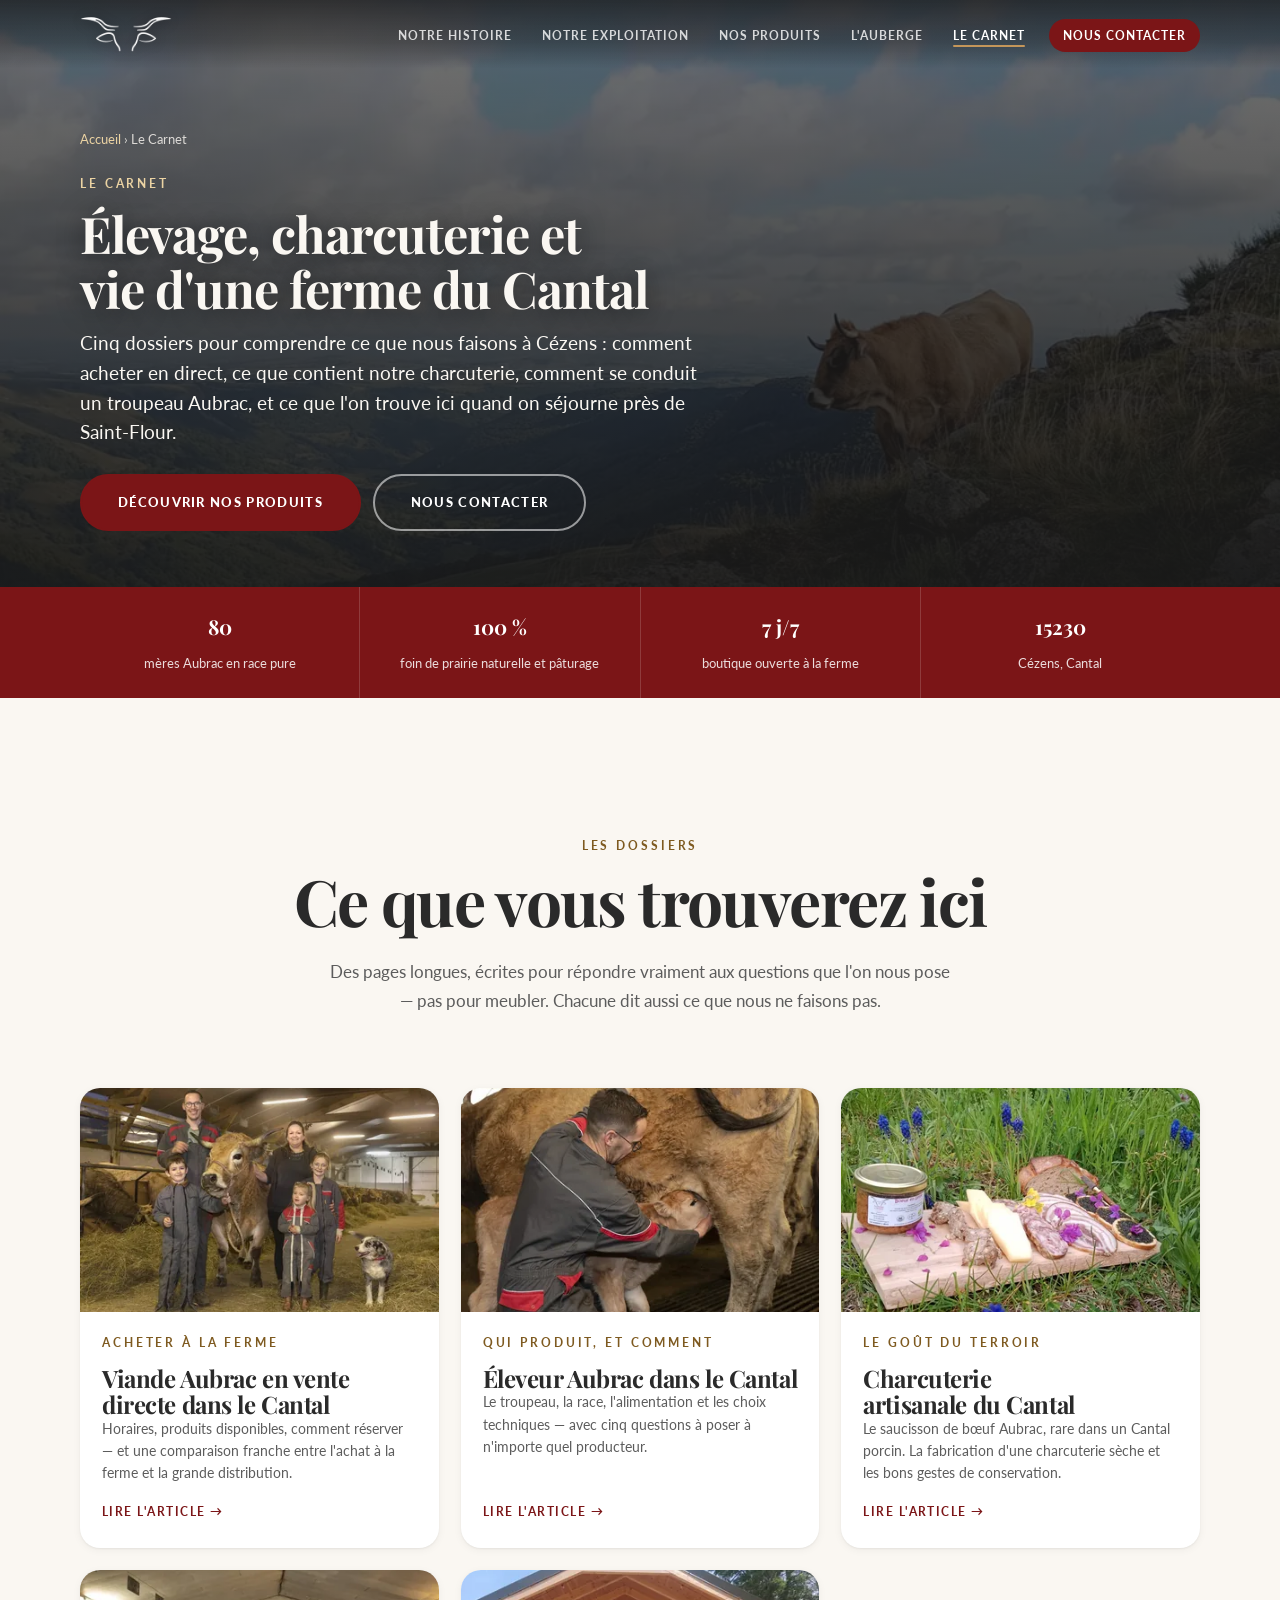
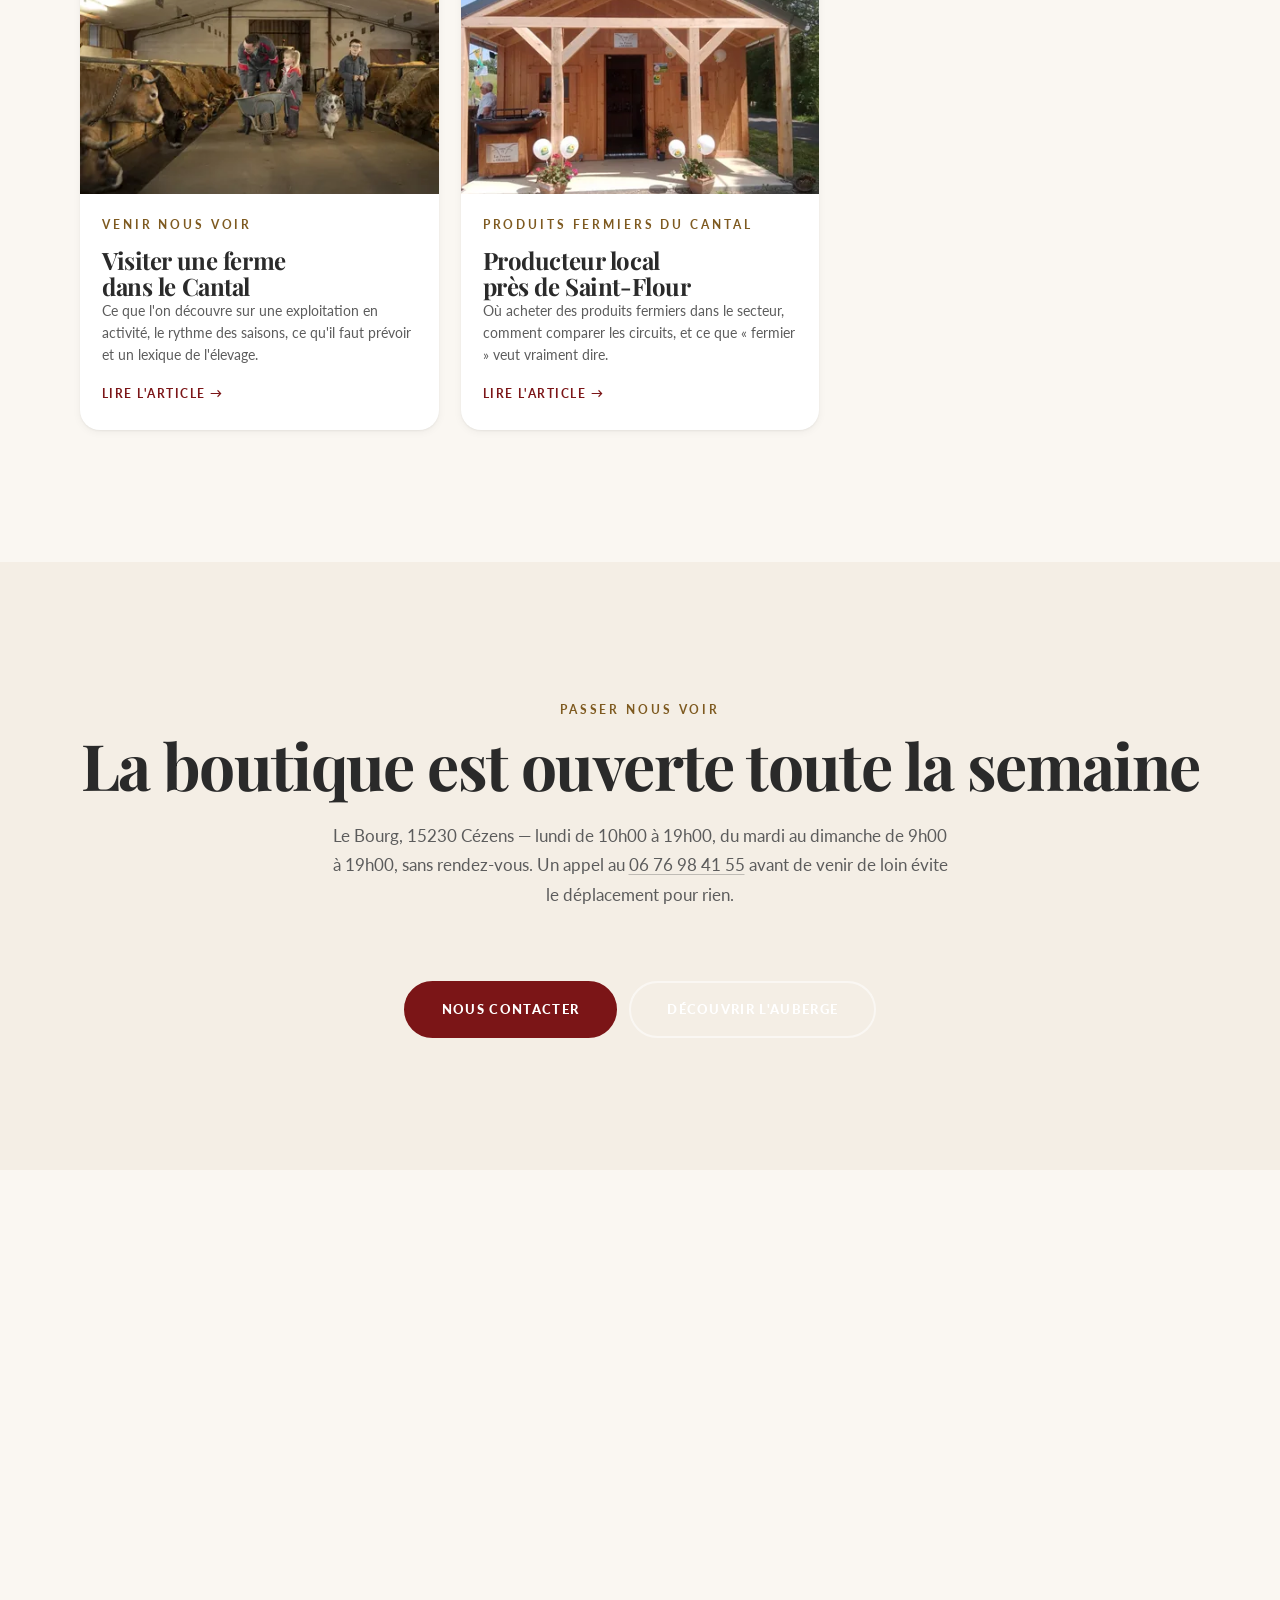
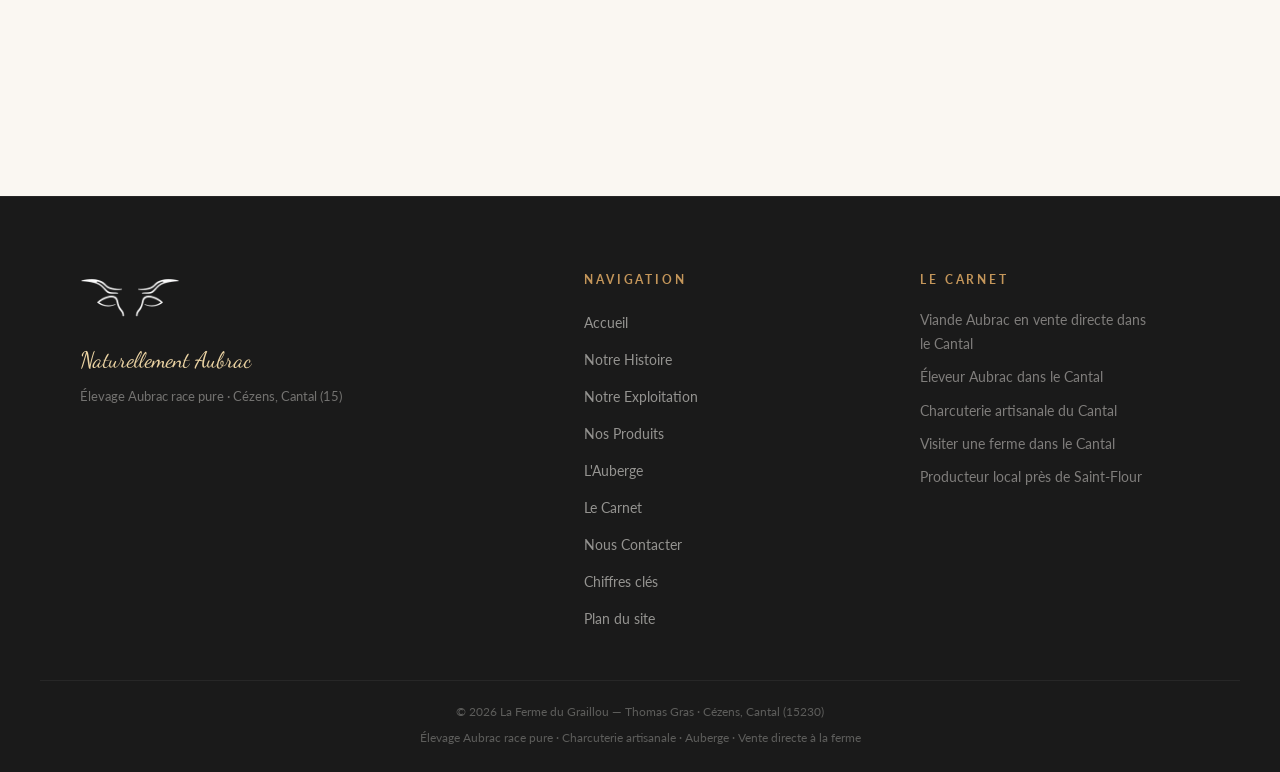
<file: blog/index.html>
<!DOCTYPE html>
<html lang="fr">
<head>
  <meta charset="UTF-8">
  <meta name="viewport" content="width=device-width, initial-scale=1.0">
  <title>Le Carnet : élevage Aubrac et charcuterie du Cantal</title>
  <meta name="description" content="Cinq dossiers de fond sur l'élevage Aubrac, la charcuterie fermière et la vente directe dans le Cantal, écrits depuis la ferme, à Cézens.">
  <meta name="robots" content="index, follow, max-image-preview:large, max-snippet:-1">
  <meta name="geo.region" content="FR-15">
  <meta name="geo.placename" content="Cézens, Cantal">
  <link rel="canonical" href="https://www.fermedugraillou.fr/blog/index.html">

  <meta property="og:type" content="website">
  <meta property="og:url" content="https://www.fermedugraillou.fr/blog/index.html">
  <meta property="og:title" content="Le Carnet de la Ferme du Graillou">
  <meta property="og:description" content="Cinq dossiers de fond sur l'élevage Aubrac, la charcuterie fermière et la vente directe dans le Cantal, écrits depuis la ferme, à Cézens.">
  <meta property="og:image" content="https://www.fermedugraillou.fr/images/opt/IMG-20260209-WA0002-1200.jpg">
  <meta property="og:locale" content="fr_FR">
  <meta property="og:site_name" content="La Ferme du Graillou">
  <meta name="twitter:card" content="summary_large_image">
  <meta name="twitter:title" content="Le Carnet de la Ferme du Graillou">
  <meta name="twitter:description" content="Cinq dossiers de fond sur l'élevage Aubrac, la charcuterie fermière et la vente directe dans le Cantal, écrits depuis la ferme, à Cézens.">
  <meta name="twitter:image" content="https://www.fermedugraillou.fr/images/opt/IMG-20260209-WA0002-1200.jpg">

  <link rel="preconnect" href="https://fonts.googleapis.com">
  <link rel="preconnect" href="https://fonts.gstatic.com" crossorigin>
  <link href="https://fonts.googleapis.com/css2?family=Playfair+Display:ital,wght@0,400;0,600;0,700;1,400;1,600&family=Lato:wght@300;400;700;900&family=Dancing+Script:wght@600;700&display=swap" rel="stylesheet">
  <link rel="icon" type="image/png" sizes="32x32" href="../images/favicon-32.png">
  <link rel="apple-touch-icon" href="../images/favicon-180.png">
  <link rel="stylesheet" href="../style.css?v=b9a54c8b">

  <script type="application/ld+json">
  {
    "@context": "https://schema.org",
    "@graph": [
      {
        "@type": [
          "LocalBusiness",
          "Farm",
          "FoodEstablishment"
        ],
        "@id": "https://www.fermedugraillou.fr/#organisation",
        "name": "La Ferme du Graillou",
        "url": "https://www.fermedugraillou.fr/",
        "telephone": "+33676984155",
        "email": "elodie.bertrand1@orange.fr",
        "address": {
          "@type": "PostalAddress",
          "streetAddress": "Le Bourg",
          "addressLocality": "Cézens",
          "postalCode": "15230",
          "addressRegion": "Cantal",
          "addressCountry": "FR"
        },
        "openingHoursSpecification": [
          {
            "@type": "OpeningHoursSpecification",
            "dayOfWeek": "https://schema.org/Monday",
            "opens": "10:00",
            "closes": "19:00"
          },
          {
            "@type": "OpeningHoursSpecification",
            "dayOfWeek": [
              "https://schema.org/Tuesday",
              "https://schema.org/Wednesday",
              "https://schema.org/Thursday",
              "https://schema.org/Friday",
              "https://schema.org/Saturday",
              "https://schema.org/Sunday"
            ],
            "opens": "09:00",
            "closes": "19:00"
          }
        ],
        "sameAs": [
          "https://www.facebook.com/thomas.gras.92/",
          "https://www.instagram.com/gras4243/"
        ]
      },
      {
        "@type": "WebSite",
        "@id": "https://www.fermedugraillou.fr/#site",
        "url": "https://www.fermedugraillou.fr/",
        "name": "La Ferme du Graillou",
        "inLanguage": "fr-FR",
        "publisher": {
          "@id": "https://www.fermedugraillou.fr/#organisation"
        }
      },
      {
        "@type": "BreadcrumbList",
        "@id": "https://www.fermedugraillou.fr/blog/index.html#fil",
        "itemListElement": [
          {
            "@type": "ListItem",
            "position": 1,
            "name": "Accueil",
            "item": "https://www.fermedugraillou.fr/"
          },
          {
            "@type": "ListItem",
            "position": 2,
            "name": "Le Carnet",
            "item": "https://www.fermedugraillou.fr/blog/index.html"
          }
        ]
      },
      {
        "@type": [
          "CollectionPage"
        ],
        "@id": "https://www.fermedugraillou.fr/blog/index.html#page",
        "url": "https://www.fermedugraillou.fr/blog/index.html",
        "name": "Le Carnet",
        "description": "Cinq dossiers de fond sur l'élevage Aubrac, la charcuterie fermière et la vente directe dans le Cantal, écrits depuis la ferme, à Cézens.",
        "inLanguage": "fr-FR",
        "isPartOf": {
          "@id": "https://www.fermedugraillou.fr/#site"
        },
        "about": {
          "@id": "https://www.fermedugraillou.fr/#organisation"
        },
        "primaryImageOfPage": {
          "@type": "ImageObject",
          "url": "https://www.fermedugraillou.fr/images/opt/IMG-20260209-WA0002-1200.jpg"
        },
        "datePublished": "2026-09-26",
        "dateModified": "2026-10-12",
        "breadcrumb": {
          "@id": "https://www.fermedugraillou.fr/blog/index.html#fil"
        },
        "mainEntity": {
          "@id": "https://www.fermedugraillou.fr/blog/index.html#blog"
        }
      },
      {
        "@type": "Blog",
        "@id": "https://www.fermedugraillou.fr/blog/index.html#blog",
        "name": "Le Carnet de la Ferme du Graillou",
        "description": "Élevage Aubrac, charcuterie artisanale et vie d'une ferme du Cantal.",
        "inLanguage": "fr-FR",
        "publisher": {
          "@id": "https://www.fermedugraillou.fr/#organisation"
        },
        "blogPost": [
          {
            "@type": "BlogPosting",
            "headline": "Viande Aubrac en vente directe dans le Cantal",
            "url": "https://www.fermedugraillou.fr/blog/vente-directe-viande-aubrac-cantal.html",
            "description": "Acheter de la viande et de la charcuterie Aubrac en vente directe dans le Cantal : élevage race pure à Cézens, boutique à la ferme ouverte toute la semaine, à deux pas de Saint-Flour et de Murat.",
            "datePublished": "2026-09-26",
            "@id": "https://www.fermedugraillou.fr/blog/vente-directe-viande-aubrac-cantal.html#article",
            "author": {
              "@id": "https://www.fermedugraillou.fr/#organisation"
            }
          },
          {
            "@type": "BlogPosting",
            "headline": "Éleveur Aubrac dans le Cantal",
            "url": "https://www.fermedugraillou.fr/blog/producteur-aubrac-cantal.html",
            "description": "Producteur et éleveur Aubrac dans le Cantal : Thomas Gras conduit 80 mères en race pure à Cézens, en autonomie fourragère. La race, le troupeau, l'alimentation et les saisons, expliqués sans détour.",
            "datePublished": "2026-09-26",
            "@id": "https://www.fermedugraillou.fr/blog/producteur-aubrac-cantal.html#article",
            "author": {
              "@id": "https://www.fermedugraillou.fr/#organisation"
            }
          },
          {
            "@type": "BlogPosting",
            "headline": "Charcuterie artisanale du Cantal",
            "url": "https://www.fermedugraillou.fr/blog/charcuterie-artisanale-cantal.html",
            "description": "Charcuterie artisanale du Cantal élaborée à la ferme : saucisson de bœuf Aubrac, bœuf séché, jambon sec et terrines, à partir des animaux élevés à Cézens. Conservation, dégustation et où acheter.",
            "datePublished": "2026-09-26",
            "@id": "https://www.fermedugraillou.fr/blog/charcuterie-artisanale-cantal.html#article",
            "author": {
              "@id": "https://www.fermedugraillou.fr/#organisation"
            }
          },
          {
            "@type": "BlogPosting",
            "headline": "Visiter une ferme dans le Cantal",
            "url": "https://www.fermedugraillou.fr/blog/visite-ferme-cantal.html",
            "description": "Visiter une ferme dans le Cantal en famille : élevage Aubrac race pure à Cézens, boutique ouverte 7j/7, auberge au village. Ce que l'on découvre, quand venir et comment organiser sa venue.",
            "datePublished": "2026-09-26",
            "@id": "https://www.fermedugraillou.fr/blog/visite-ferme-cantal.html#article",
            "author": {
              "@id": "https://www.fermedugraillou.fr/#organisation"
            }
          },
          {
            "@type": "BlogPosting",
            "headline": "Producteur local près de Saint-Flour",
            "url": "https://www.fermedugraillou.fr/blog/producteur-local-saint-flour.html",
            "description": "Producteur local près de Saint-Flour : viande Aubrac et charcuterie fermière à la Ferme du Graillou, à Cézens. Boutique ouverte 7j/7, adresse, horaires et produits disponibles.",
            "datePublished": "2026-09-26",
            "@id": "https://www.fermedugraillou.fr/blog/producteur-local-saint-flour.html#article",
            "author": {
              "@id": "https://www.fermedugraillou.fr/#organisation"
            }
          }
        ],
        "url": "https://www.fermedugraillou.fr/blog/index.html"
      }
    ]
  }
  </script>
</head>
<body>

  <div class="scroll-progress" aria-hidden="true"></div>

  <header class="site-header" id="site-header">
    <nav class="nav-container" aria-label="Navigation principale">
      <a href="/" class="nav-logo" aria-label="La Ferme du Graillou – Retour à l'accueil">
        <img src="../images/opt/logo-blanc-1024.webp" alt="Logo La Ferme du Graillou – Élevage Aubrac Cézens Cantal"
             width="110" height="74" srcset="../images/opt/logo-blanc-220.webp 220w, ../images/opt/logo-blanc-640.webp 640w" sizes="110px">
      </a>
      <button class="nav-toggle" id="nav-toggle" aria-expanded="false" aria-controls="nav-menu"
              aria-label="Ouvrir le menu de navigation">
        <span class="burger-line"></span><span class="burger-line"></span><span class="burger-line"></span>
      </button>
      <ul class="nav-menu" id="nav-menu" role="list">
        <li><a href="../histoire.html" class="nav-link">Notre Histoire</a></li>
        <li><a href="../exploitation.html" class="nav-link">Notre Exploitation</a></li>
        <li><a href="../produits.html" class="nav-link">Nos Produits</a></li>
        <li><a href="../auberge.html" class="nav-link">L'Auberge</a></li>
        <li><a href="index.html" class="nav-link is-active">Le Carnet</a></li>
        <li><a href="../contact.html" class="nav-link nav-cta">Nous Contacter</a></li>
      </ul>
    </nav>
  </header>

  <main id="main">

    <section class="bl-hero" aria-labelledby="titre">
      <div class="bl-hero-media" aria-hidden="true">
        <img src="../images/opt/IMG-20260209-WA0002-1024.webp" alt="Vache Aubrac sur le plateau du Cantal, vue panoramique sur les vallées d&#x27;Auvergne" width="1024" height="1361" fetchpriority="high" decoding="async"
         srcset="../images/opt/IMG-20260209-WA0002-640.webp 640w, ../images/opt/IMG-20260209-WA0002-1024.webp 1024w" sizes="100vw">
      </div>
      <div class="bl-hero-voile" aria-hidden="true"></div>
      <div class="bl-hero-inner">
        <div class="container">
          <p class="bl-fil"><a href="/">Accueil</a> › <span aria-current="page">Le Carnet</span></p>
          <span class="eyebrow eyebrow--light">Le Carnet</span>
          <h1 id="titre">Élevage, charcuterie et vie d'une ferme du Cantal</h1>
          <p class="bl-hero-sous">Cinq dossiers pour comprendre ce que nous faisons à Cézens : comment acheter en direct, ce que contient notre charcuterie, comment se conduit un troupeau Aubrac, et ce que l'on trouve ici quand on séjourne près de Saint-Flour.</p>
          <div class="bl-hero-actions">
            <a href="../produits.html" class="btn btn-primary">Découvrir nos produits</a>
            <a href="../contact.html" class="btn btn-ghost">Nous contacter</a>
          </div>
        </div>
      </div>
    </section>

    <section class="bl-preuves" aria-label="Repères sur la ferme">
      <div class="container"><ul role="list">
        <li><b>80</b><span>mères Aubrac en race pure</span></li>
        <li><b>100 %</b><span>foin de prairie naturelle et pâturage</span></li>
        <li><b>7 j/7</b><span>boutique ouverte à la ferme</span></li>
        <li><b>15230</b><span>Cézens, Cantal</span></li>
      </ul></div>
    </section>

    <section class="section">
      <div class="container">
        <div class="section-header-centered">
          <span class="eyebrow">Les dossiers</span>
          <h2 class="section-title">Ce que vous trouverez ici</h2>
          <p class="intro-text">Des pages longues, écrites pour répondre vraiment aux questions que l'on nous pose — pas pour meubler. Chacune dit aussi ce que nous ne faisons pas.</p>
        </div>
        <div class="bl-sommaire-grille">
        <article class="bl-vignette">
          <a href="vente-directe-viande-aubrac-cantal.html" tabindex="-1" aria-hidden="true"><img src="../images/opt/G23_9431-CR2_DxO_DeepPRIME-1024.webp" alt="La famille Gras devant son troupeau de vaches Aubrac à Cézens" width="1600" height="1067" loading="lazy" decoding="async"
         srcset="../images/opt/G23_9431-CR2_DxO_DeepPRIME-400.webp 400w, ../images/opt/G23_9431-CR2_DxO_DeepPRIME-640.webp 640w, ../images/opt/G23_9431-CR2_DxO_DeepPRIME-1024.webp 1024w, ../images/opt/G23_9431-CR2_DxO_DeepPRIME-1600.webp 1600w" sizes="(max-width:640px) 100vw, (max-width:1024px) 45vw, 380px"></a>
          <div class="bl-vignette-corps">
            <span class="eyebrow">Acheter à la ferme</span>
            <h2><a href="vente-directe-viande-aubrac-cantal.html">Viande Aubrac en vente directe dans le Cantal</a></h2>
            <p>Horaires, produits disponibles, comment réserver — et une comparaison franche entre l&#x27;achat à la ferme et la grande distribution.</p>
            <span class="bl-lire">Lire l'article →</span>
          </div>
        </article>
        <article class="bl-vignette">
          <a href="producteur-aubrac-cantal.html" tabindex="-1" aria-hidden="true"><img src="../images/opt/G23_9295-CR2_DxO_DeepPRIME-1024.webp" alt="Thomas Gras auprès d&#x27;un veau Aubrac nouveau-né" width="1600" height="1600" loading="lazy" decoding="async"
         srcset="../images/opt/G23_9295-CR2_DxO_DeepPRIME-400.webp 400w, ../images/opt/G23_9295-CR2_DxO_DeepPRIME-640.webp 640w, ../images/opt/G23_9295-CR2_DxO_DeepPRIME-1024.webp 1024w, ../images/opt/G23_9295-CR2_DxO_DeepPRIME-1600.webp 1600w" sizes="(max-width:640px) 100vw, (max-width:1024px) 45vw, 380px"></a>
          <div class="bl-vignette-corps">
            <span class="eyebrow">Qui produit, et comment</span>
            <h2><a href="producteur-aubrac-cantal.html">Éleveur Aubrac dans le Cantal</a></h2>
            <p>Le troupeau, la race, l&#x27;alimentation et les choix techniques — avec cinq questions à poser à n&#x27;importe quel producteur.</p>
            <span class="bl-lire">Lire l'article →</span>
          </div>
        </article>
        <article class="bl-vignette">
          <a href="charcuterie-artisanale-cantal.html" tabindex="-1" aria-hidden="true"><img src="../images/opt/IMG_20230508_192438-1024.webp" alt="Planche de charcuterie de la Ferme du Graillou posée dans l&#x27;herbe" width="1024" height="1365" loading="lazy" decoding="async"
         srcset="../images/opt/IMG_20230508_192438-400.webp 400w, ../images/opt/IMG_20230508_192438-640.webp 640w, ../images/opt/IMG_20230508_192438-1024.webp 1024w" sizes="(max-width:640px) 100vw, (max-width:1024px) 45vw, 380px"></a>
          <div class="bl-vignette-corps">
            <span class="eyebrow">Le goût du terroir</span>
            <h2><a href="charcuterie-artisanale-cantal.html">Charcuterie artisanale du Cantal</a></h2>
            <p>Le saucisson de bœuf Aubrac, rare dans un Cantal porcin. La fabrication d&#x27;une charcuterie sèche et les bons gestes de conservation.</p>
            <span class="bl-lire">Lire l'article →</span>
          </div>
        </article>
        <article class="bl-vignette">
          <a href="visite-ferme-cantal.html" tabindex="-1" aria-hidden="true"><img src="../images/opt/G23_9227-CR2_DxO_DeepPRIME-1024.webp" alt="La famille Gras et son chien auprès du troupeau Aubrac dans l&#x27;étable" width="1600" height="1067" loading="lazy" decoding="async"
         srcset="../images/opt/G23_9227-CR2_DxO_DeepPRIME-400.webp 400w, ../images/opt/G23_9227-CR2_DxO_DeepPRIME-640.webp 640w, ../images/opt/G23_9227-CR2_DxO_DeepPRIME-1024.webp 1024w, ../images/opt/G23_9227-CR2_DxO_DeepPRIME-1600.webp 1600w" sizes="(max-width:640px) 100vw, (max-width:1024px) 45vw, 380px"></a>
          <div class="bl-vignette-corps">
            <span class="eyebrow">Venir nous voir</span>
            <h2><a href="visite-ferme-cantal.html">Visiter une ferme dans le Cantal</a></h2>
            <p>Ce que l&#x27;on découvre sur une exploitation en activité, le rythme des saisons, ce qu&#x27;il faut prévoir et un lexique de l&#x27;élevage.</p>
            <span class="bl-lire">Lire l'article →</span>
          </div>
        </article>
        <article class="bl-vignette">
          <a href="producteur-local-saint-flour.html" tabindex="-1" aria-hidden="true"><img src="../images/opt/IMG_20230617_123028-1024.webp" alt="Entrée en bois de la boutique de la Ferme du Graillou à Cézens" width="1600" height="1200" loading="lazy" decoding="async"
         srcset="../images/opt/IMG_20230617_123028-400.webp 400w, ../images/opt/IMG_20230617_123028-640.webp 640w, ../images/opt/IMG_20230617_123028-1024.webp 1024w, ../images/opt/IMG_20230617_123028-1600.webp 1600w" sizes="(max-width:640px) 100vw, (max-width:1024px) 45vw, 380px"></a>
          <div class="bl-vignette-corps">
            <span class="eyebrow">Produits fermiers du Cantal</span>
            <h2><a href="producteur-local-saint-flour.html">Producteur local près de Saint-Flour</a></h2>
            <p>Où acheter des produits fermiers dans le secteur, comment comparer les circuits, et ce que « fermier » veut vraiment dire.</p>
            <span class="bl-lire">Lire l'article →</span>
          </div>
        </article>
        </div>
      </div>
    </section>

    <section class="section bl-lies">
      <div class="container">
        <div class="section-header-centered">
          <span class="eyebrow">Passer nous voir</span>
          <h2 class="section-title">La boutique est ouverte toute la semaine</h2>
          <p class="intro-text">Le Bourg, 15230 Cézens — lundi de 10h00 à 19h00, du mardi au dimanche de 9h00 à 19h00, sans rendez-vous. Un appel au <a href="tel:+33676984155">06 76 98 41 55</a> avant de venir de loin évite le déplacement pour rien.</p>
        </div>
        <div style="display:flex;gap:12px;justify-content:center;flex-wrap:wrap">
          <a href="../contact.html" class="btn btn-primary">Nous contacter</a>
          <a href="../auberge.html" class="btn btn-ghost">Découvrir l'auberge</a>
        </div>
      </div>
    </section>

  
    <section class="section" aria-labelledby="h-carnet-pourquoi">
      <div class="container container--narrow">
        <div class="section-header">
          <span class="eyebrow" data-animate="fade-up">Mode d'emploi</span>
          <h2 id="h-carnet-pourquoi" class="section-title" data-animate="fade-up" style="--anim-delay:80ms">Pourquoi ces cinq dossiers</h2>
        </div>

        <p data-animate="fade-up" style="--anim-delay:140ms">
          Les questions qu'on nous pose à la boutique reviennent toujours par les mêmes
          portes. D'où vient la viande. Pourquoi ce saucisson est-il de bœuf alors qu'ici tout
          est de porc. Est-ce qu'on peut venir voir les bêtes. Où acheter fermier dans le coin
          sans y passer la journée. Qu'est-ce que ça change, au juste, d'acheter directement à
          l'éleveur.
        </p>

        <p data-animate="fade-up" style="--anim-delay:180ms">
          Répondre en trois phrases devant un comptoir, c'est souvent répondre mal. Ces cinq
          dossiers sont les réponses longues : écrits depuis la ferme, sans détour publicitaire,
          avec ce qu'on sait et en disant quand on ne sait pas. Ils se lisent indépendamment,
          dans l'ordre que vous voulez.
        </p>

        <h3 data-animate="fade-up" style="--anim-delay:220ms">Lequel lire en premier</h3>

        <p data-animate="fade-up" style="--anim-delay:260ms">
          <strong>Si vous voulez acheter</strong> et comprendre ce que change le circuit court,
          commencez par
          <a href="vente-directe-viande-aubrac-cantal.html">la vente directe de viande Aubrac</a>.
          C'est le dossier le plus concret : ce qui est disponible, comment ça se passe sur
          place, et ce qui distingue réellement cet achat d'un passage en grande surface.
        </p>

        <p data-animate="fade-up" style="--anim-delay:300ms">
          <strong>Si c'est l'élevage qui vous intéresse</strong>, allez voir
          <a href="producteur-aubrac-cantal.html">l'éleveur Aubrac dans le Cantal</a> : la race,
          la conduite du troupeau, l'alimentation, le calendrier des saisons. C'est là que se
          trouve l'explication de tout le reste, y compris du goût des produits.
        </p>

        <p data-animate="fade-up" style="--anim-delay:340ms">
          <strong>Si vous venez pour la charcuterie</strong>,
          <a href="charcuterie-artisanale-cantal.html">le dossier sur la charcuterie artisanale
          du Cantal</a> explique comment se conduit un séchage, pourquoi le saucisson de bœuf
          est une curiosité dans un département massivement porcin, et comment conserver ce que
          vous rapportez.
        </p>

        <p data-animate="fade-up" style="--anim-delay:380ms">
          <strong>Si vous préparez une venue</strong>,
          <a href="visite-ferme-cantal.html">visiter une ferme dans le Cantal</a> dit
          franchement ce qu'on peut voir et ce qu'on ne peut pas : une ferme en activité n'est
          pas un parc de loisirs, et mieux vaut le savoir avant de faire la route avec des
          enfants.
        </p>

        <p data-animate="fade-up" style="--anim-delay:420ms">
          <strong>Si vous cherchez plus largement du fermier dans le secteur</strong>,
          <a href="producteur-local-saint-flour.html">producteur local près de Saint-Flour</a>
          compare les circuits — vente à la ferme, marché, magasin de producteurs, plateforme
          en ligne — avec les limites de chacun, y compris celles du nôtre.
        </p>


        <h3 data-animate="fade-up" style="--anim-delay:500ms">Comment ces textes sont écrits</h3>

        <p data-animate="fade-up" style="--anim-delay:540ms">
          Trois règles, qui expliquent certains silences. On ne donne pas de prix : ils
          changent, et un chiffre périmé sur une page web rend un mauvais service. On
          n'annonce ni label ni certification que la ferme ne détiendrait pas. Et quand une
          information relève d'une source extérieure — les effectifs d'une race, la
          description d'un milieu naturel — elle est attribuée, avec le lien, pour que vous
          puissiez vérifier par vous-même plutôt que de nous croire sur parole.
        </p>

        <p data-animate="fade-up" style="--anim-delay:580ms">
          Là où les sources se contredisent, c'est dit aussi. Les chiffres de cheptel d'une
          race bovine, par exemple, varient selon l'organisme qui compte et l'année retenue :
          présenter l'un d'eux comme la vérité serait plus commode, et moins honnête.
        </p>

        <p data-animate="fade-up" style="--anim-delay:460ms">
          Une question qui n'a pas sa réponse ici&nbsp;? Le téléphone marche toujours mieux
          qu'un formulaire : <a href="../contact.html">nos coordonnées sont sur la page
          contact</a>.
        </p>
      </div>
    </section>

      <section class="section" aria-label="Nous contacter">
    <div class="container container--narrow">
      <div class="cta-banner" data-animate="fade-up">
        <p>Ces dossiers répondent à l'essentiel, mais ils ne remplacent pas une conversation. Pour une question précise, appelez la ferme.</p>
        <a href="tel:+33676984155" class="btn btn-primary">Appeler la ferme</a>
      </div>
    </div>
    </section>
  </main>

  <footer class="site-footer" role="contentinfo">
    <div class="footer-inner">
      <div class="footer-brand">
        <img src="../images/opt/logo-blanc-1024.webp" alt="Logo La Ferme du Graillou" width="100" height="67"
             loading="lazy" srcset="../images/opt/logo-blanc-220.webp 220w, ../images/opt/logo-blanc-640.webp 640w" sizes="100px">
        <p class="footer-script">Naturellement Aubrac</p>
        <p class="footer-sub">Élevage Aubrac race pure · Cézens, Cantal (15)</p>
      </div>
      <nav class="footer-nav" aria-label="Navigation secondaire">
        <p class="footer-nav-title">Navigation</p>
        <ul role="list">
          <li><a href="/">Accueil</a></li>
          <li><a href="../histoire.html">Notre Histoire</a></li>
          <li><a href="../exploitation.html">Notre Exploitation</a></li>
          <li><a href="../produits.html">Nos Produits</a></li>
          <li><a href="../auberge.html">L'Auberge</a></li>
          <li><a href="index.html">Le Carnet</a></li>
          <li><a href="../contact.html">Nous Contacter</a></li>
          <li><a href="../chiffres-cles-elevage-aubrac.html">Chiffres clés</a></li>
          <li><a href="../plan-du-site.html">Plan du site</a></li>
        </ul>
      </nav>
      <div class="footer-produits">
        <p class="footer-nav-title">Le Carnet</p>
        <ul role="list">
          <li><a href="vente-directe-viande-aubrac-cantal.html">Viande Aubrac en vente directe dans le Cantal</a></li>
          <li><a href="producteur-aubrac-cantal.html">Éleveur Aubrac dans le Cantal</a></li>
          <li><a href="charcuterie-artisanale-cantal.html">Charcuterie artisanale du Cantal</a></li>
          <li><a href="visite-ferme-cantal.html">Visiter une ferme dans le Cantal</a></li>
          <li><a href="producteur-local-saint-flour.html">Producteur local près de Saint-Flour</a></li>
        </ul>
      </div>
    </div>
    <div class="footer-bottom">
      <p>© <span id="yr"></span> La Ferme du Graillou — Thomas Gras · Cézens, Cantal (15230)</p>
      <p>Élevage Aubrac race pure · Charcuterie artisanale · Auberge · Vente directe à la ferme</p>
    </div>
  </footer>

  <!-- Barre d'action mobile : les trois actions reelles de la ferme -->
  <nav class="barre-action" aria-label="Actions rapides">
    <a href="tel:+33676984155" class="ba-principal">
      <svg viewBox="0 0 24 24" aria-hidden="true"><path d="M5 3h3l2 5-2.5 1.5a12 12 0 0 0 6 6L15 13l5 2v3a2 2 0 0 1-2.2 2A17 17 0 0 1 3 5.2 2 2 0 0 1 5 3z" stroke-linejoin="round"/></svg>
      Appeler la ferme
    </a>
    <a href="../contact.html#pratique">
      <svg viewBox="0 0 24 24" aria-hidden="true"><path d="M12 21s7-5.6 7-11a7 7 0 1 0-14 0c0 5.4 7 11 7 11z" stroke-linejoin="round"/><circle cx="12" cy="10" r="2.6"/></svg>
      Nous trouver
    </a>
    <a href="../produits.html">
      <svg viewBox="0 0 24 24" aria-hidden="true"><path d="M4 7h16l-1.2 12.2A2 2 0 0 1 16.8 21H7.2a2 2 0 0 1-2-1.8L4 7z" stroke-linejoin="round"/><path d="M9 7V5.5a3 3 0 0 1 6 0V7"/></svg>
      Nos produits
    </a>
  </nav>


  <script>
  (() => {
    'use strict';
    document.getElementById('yr').textContent = new Date().getFullYear();
    const bar = document.querySelector('.scroll-progress');
    window.addEventListener('scroll', () => {
      const pct = window.scrollY / (document.documentElement.scrollHeight - window.innerHeight);
      bar.style.transform = `scaleX(${pct})`;
      document.getElementById('site-header').classList.toggle('is-scrolled', window.scrollY > 60);
    }, { passive: true });
    const toggle = document.getElementById('nav-toggle');
    const menu   = document.getElementById('nav-menu');
    const overlay = document.createElement('div');
    overlay.className = 'nav-overlay';
    document.body.appendChild(overlay);
    const closeMenu = () => {
      menu.classList.remove('is-open');
      toggle.classList.remove('is-open');
      toggle.setAttribute('aria-expanded', 'false');
      overlay.classList.remove('is-visible');
      document.body.classList.remove('menu-open');
    };
    toggle.addEventListener('click', () => {
      const open = menu.classList.toggle('is-open');
      toggle.classList.toggle('is-open', open);
      toggle.setAttribute('aria-expanded', open);
      overlay.classList.toggle('is-visible', open);
      document.body.classList.toggle('menu-open', open);
    });
    overlay.addEventListener('click', closeMenu);
    menu.querySelectorAll('.nav-link').forEach(l => l.addEventListener('click', closeMenu));
  })();
  </script>
</body>
</html>
</file>
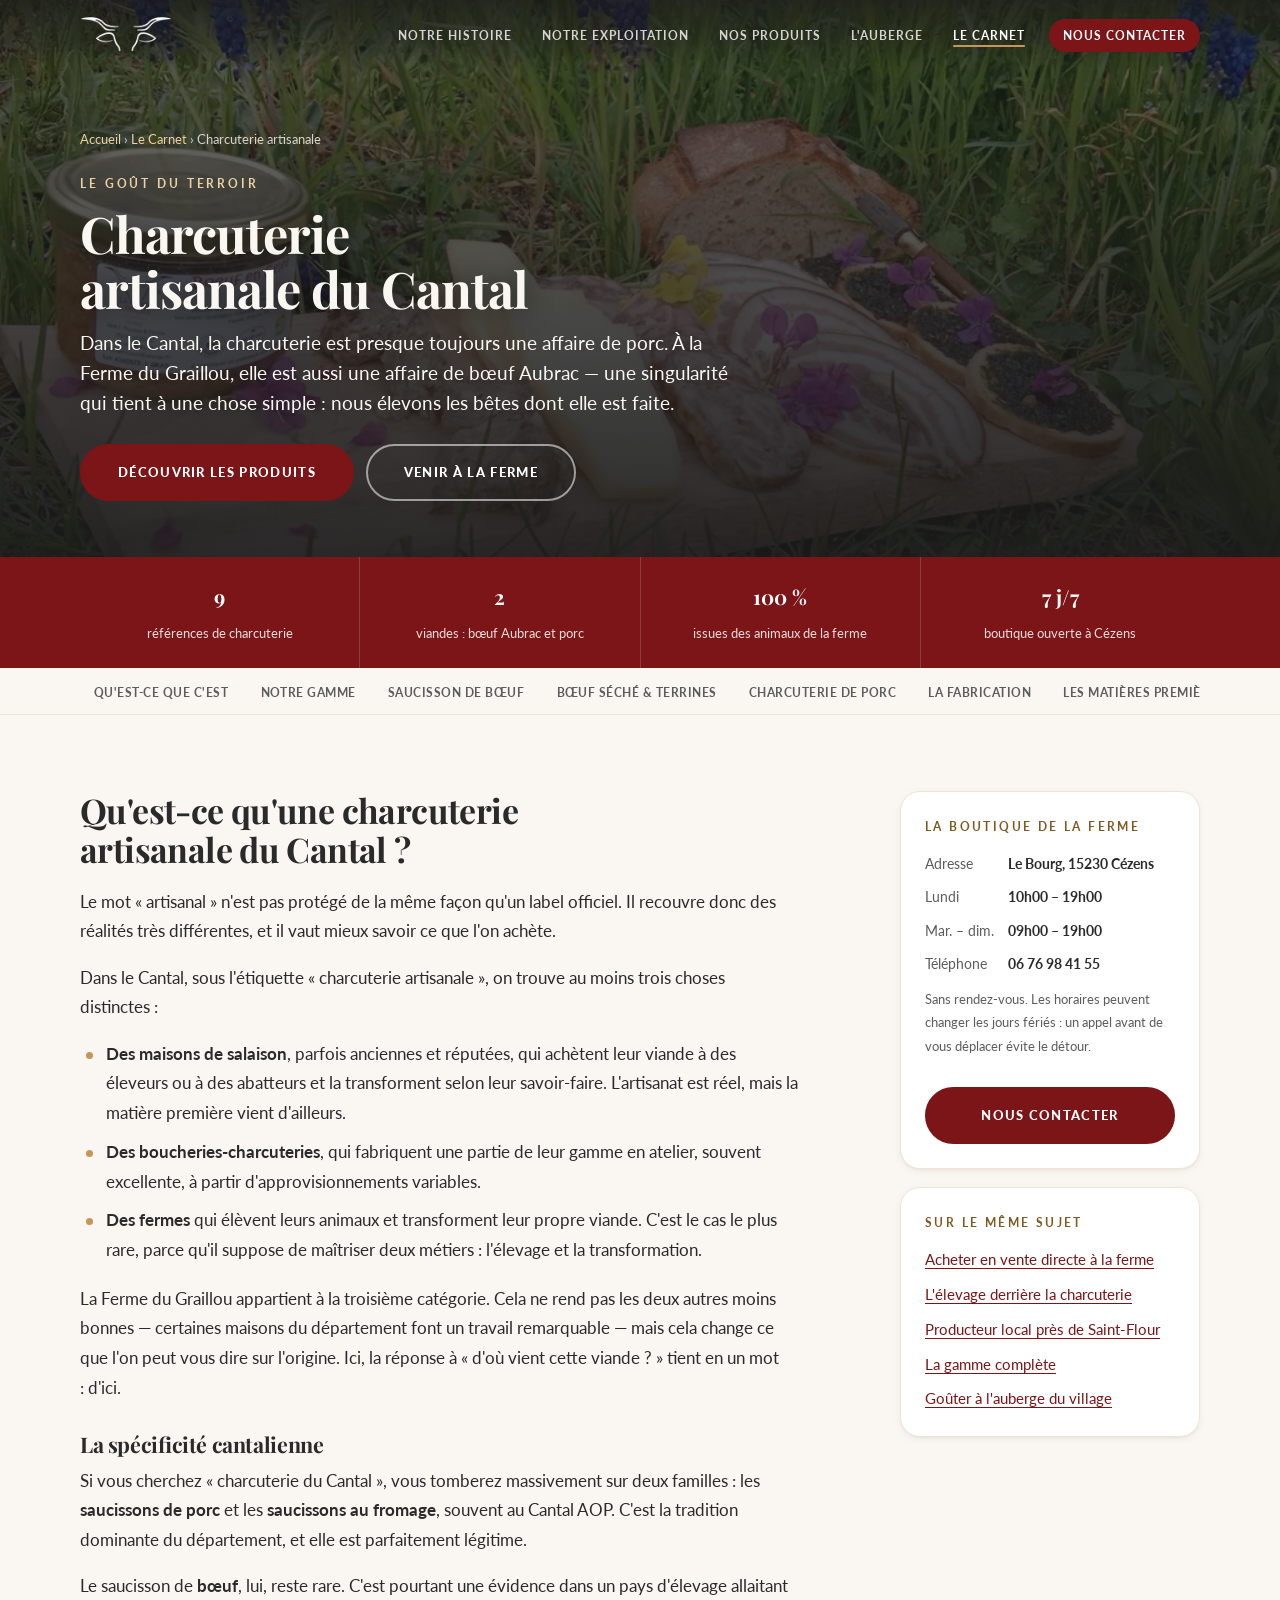
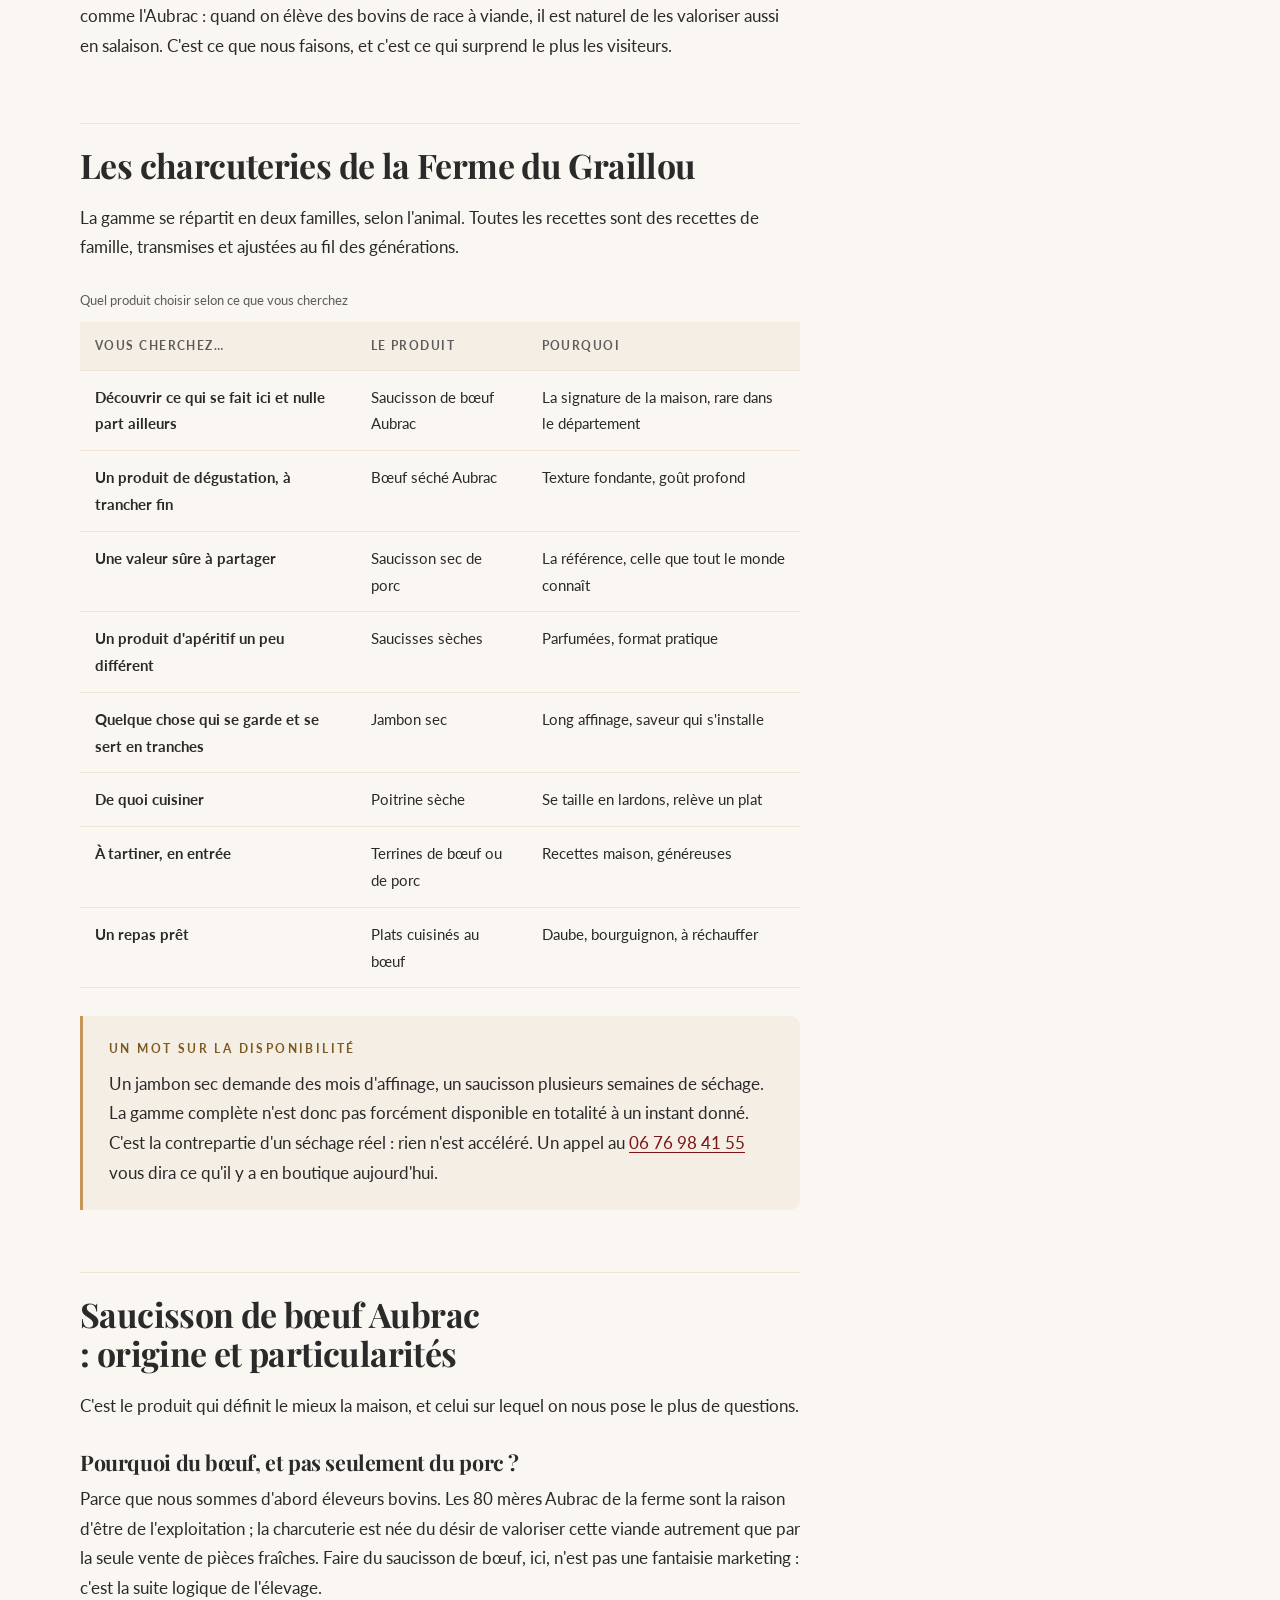
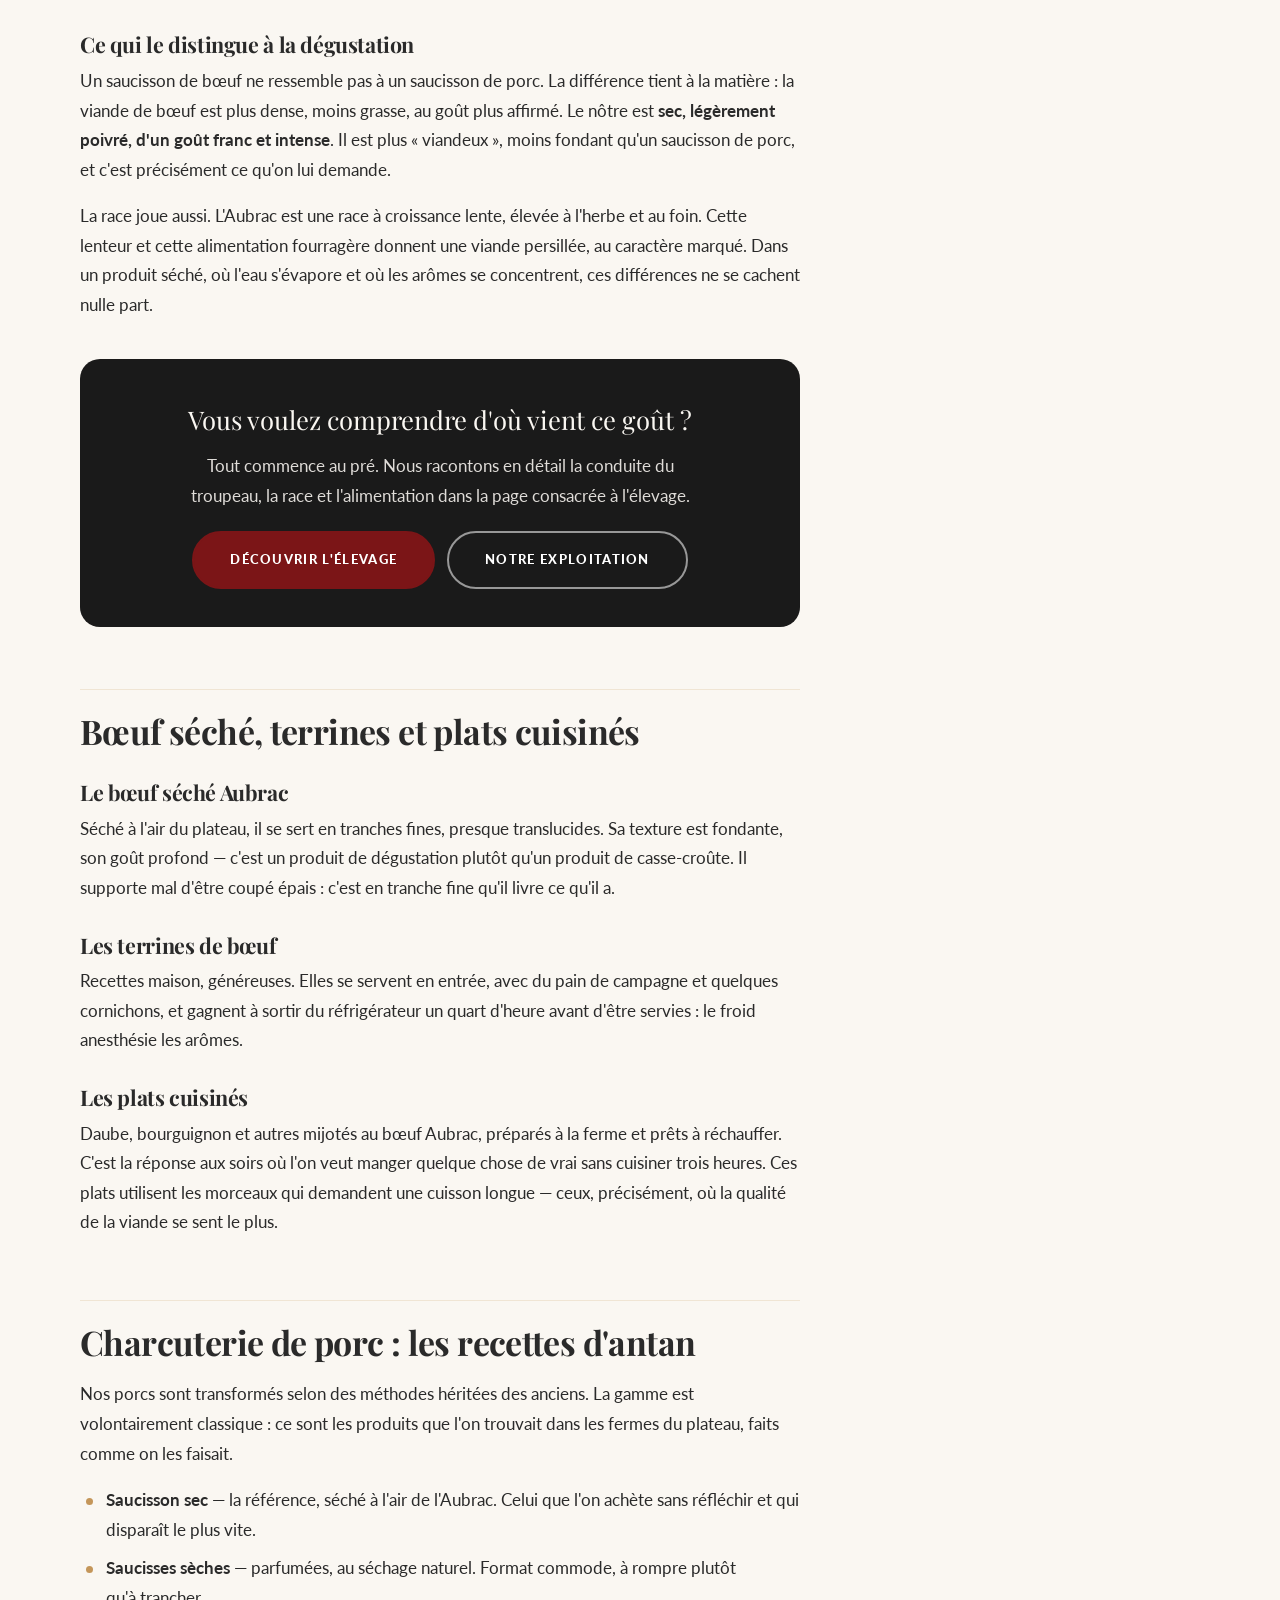
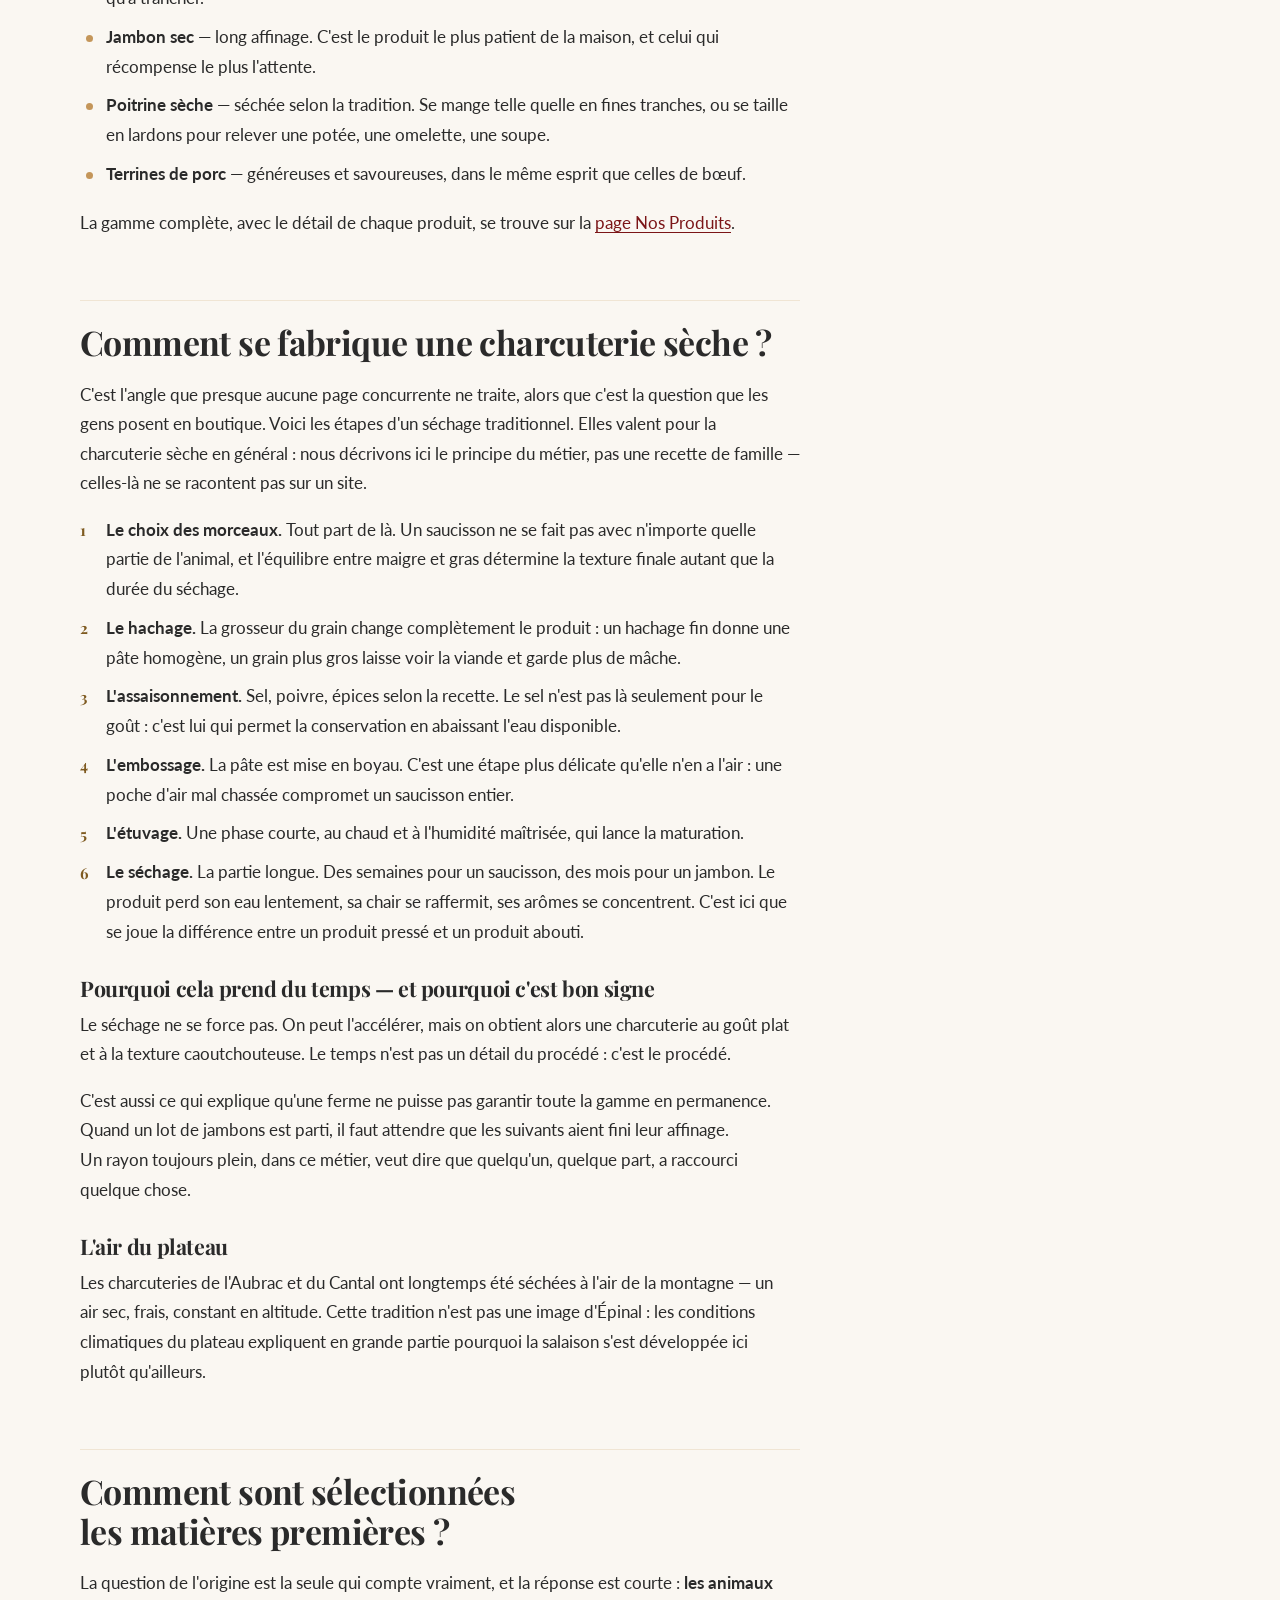
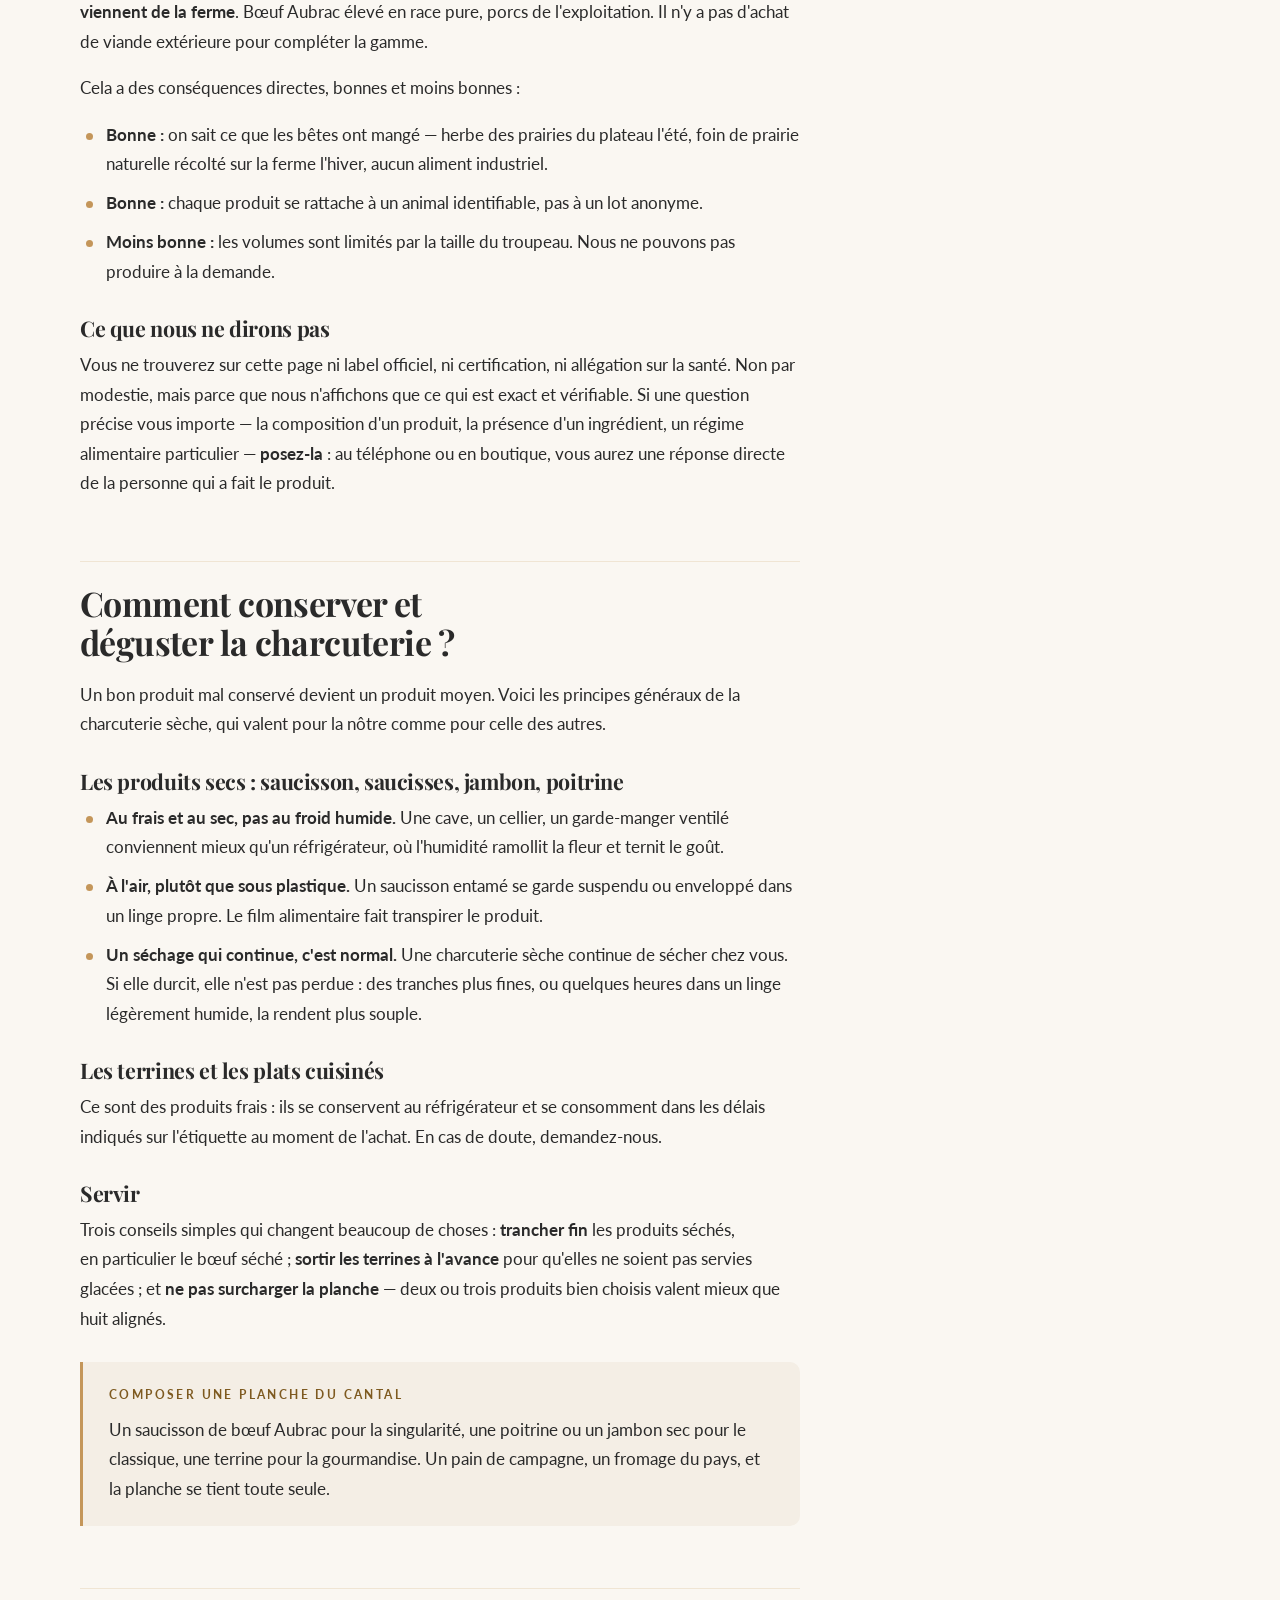
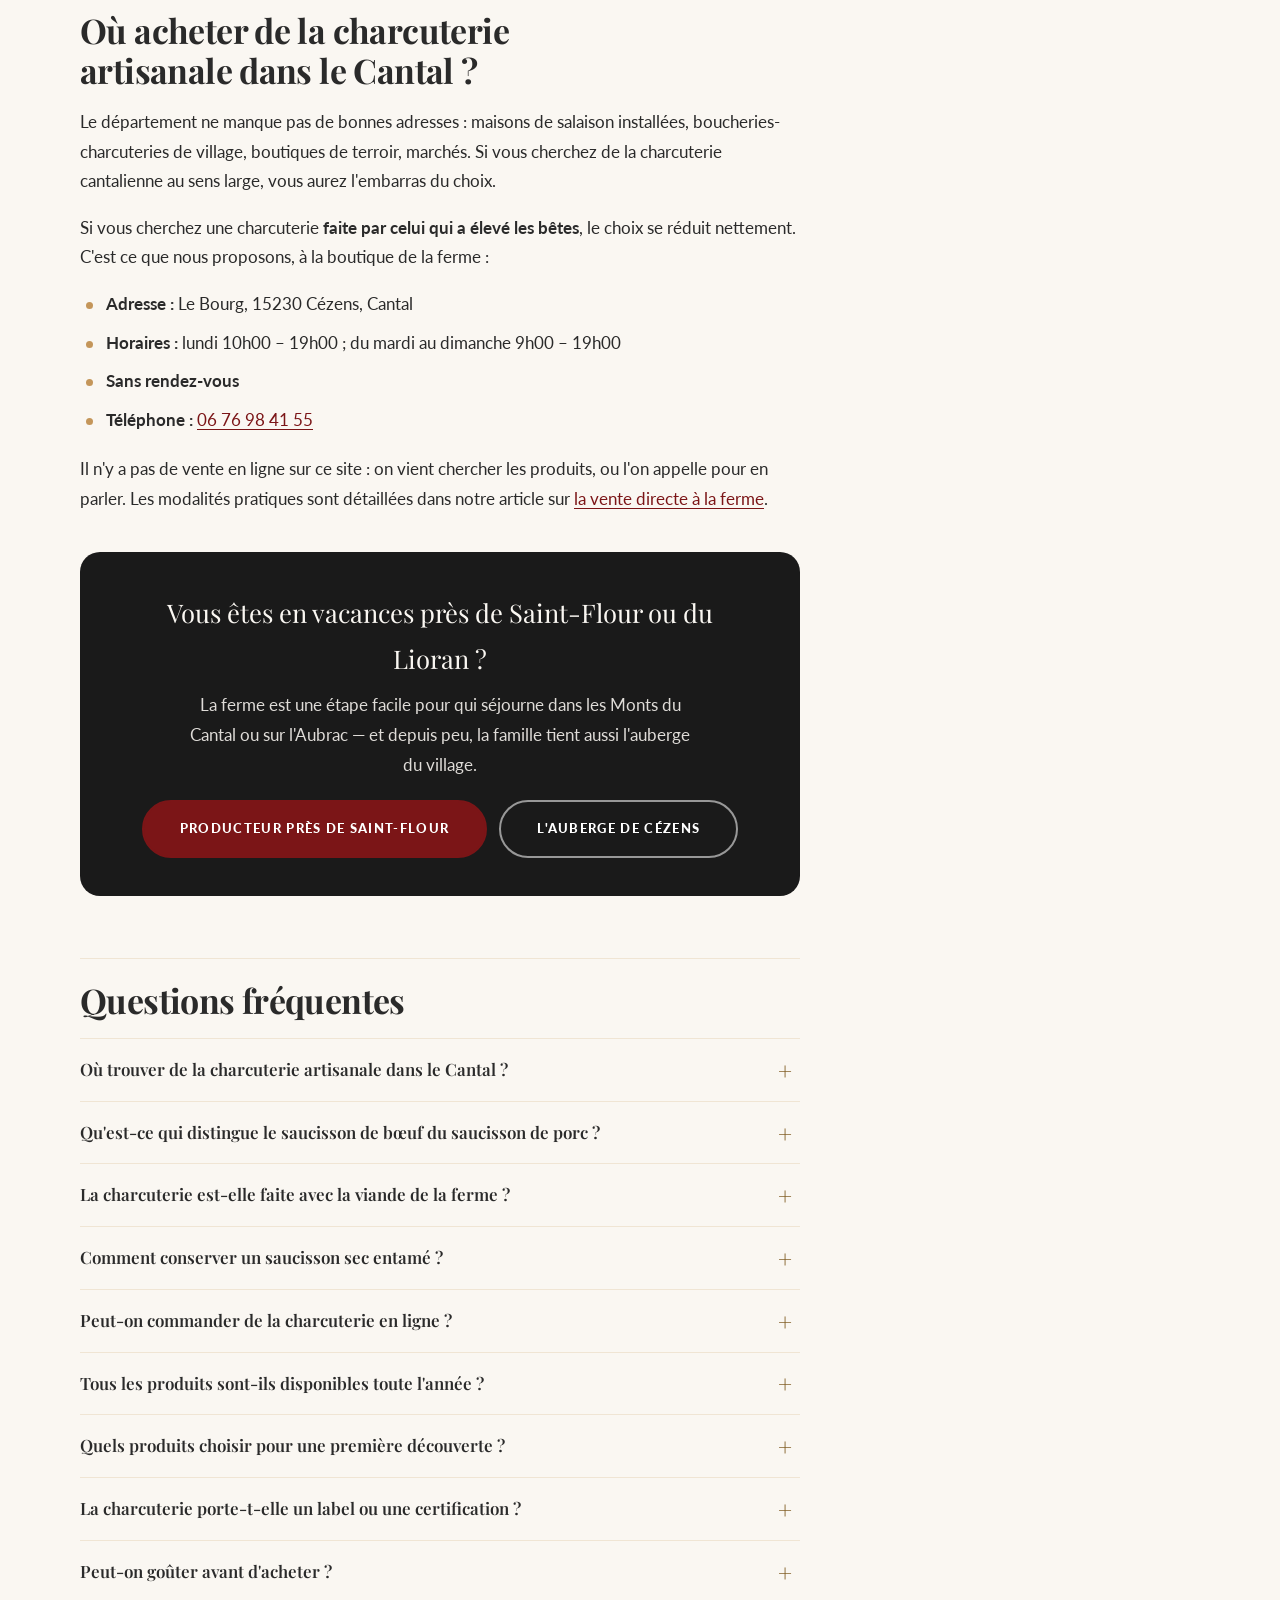
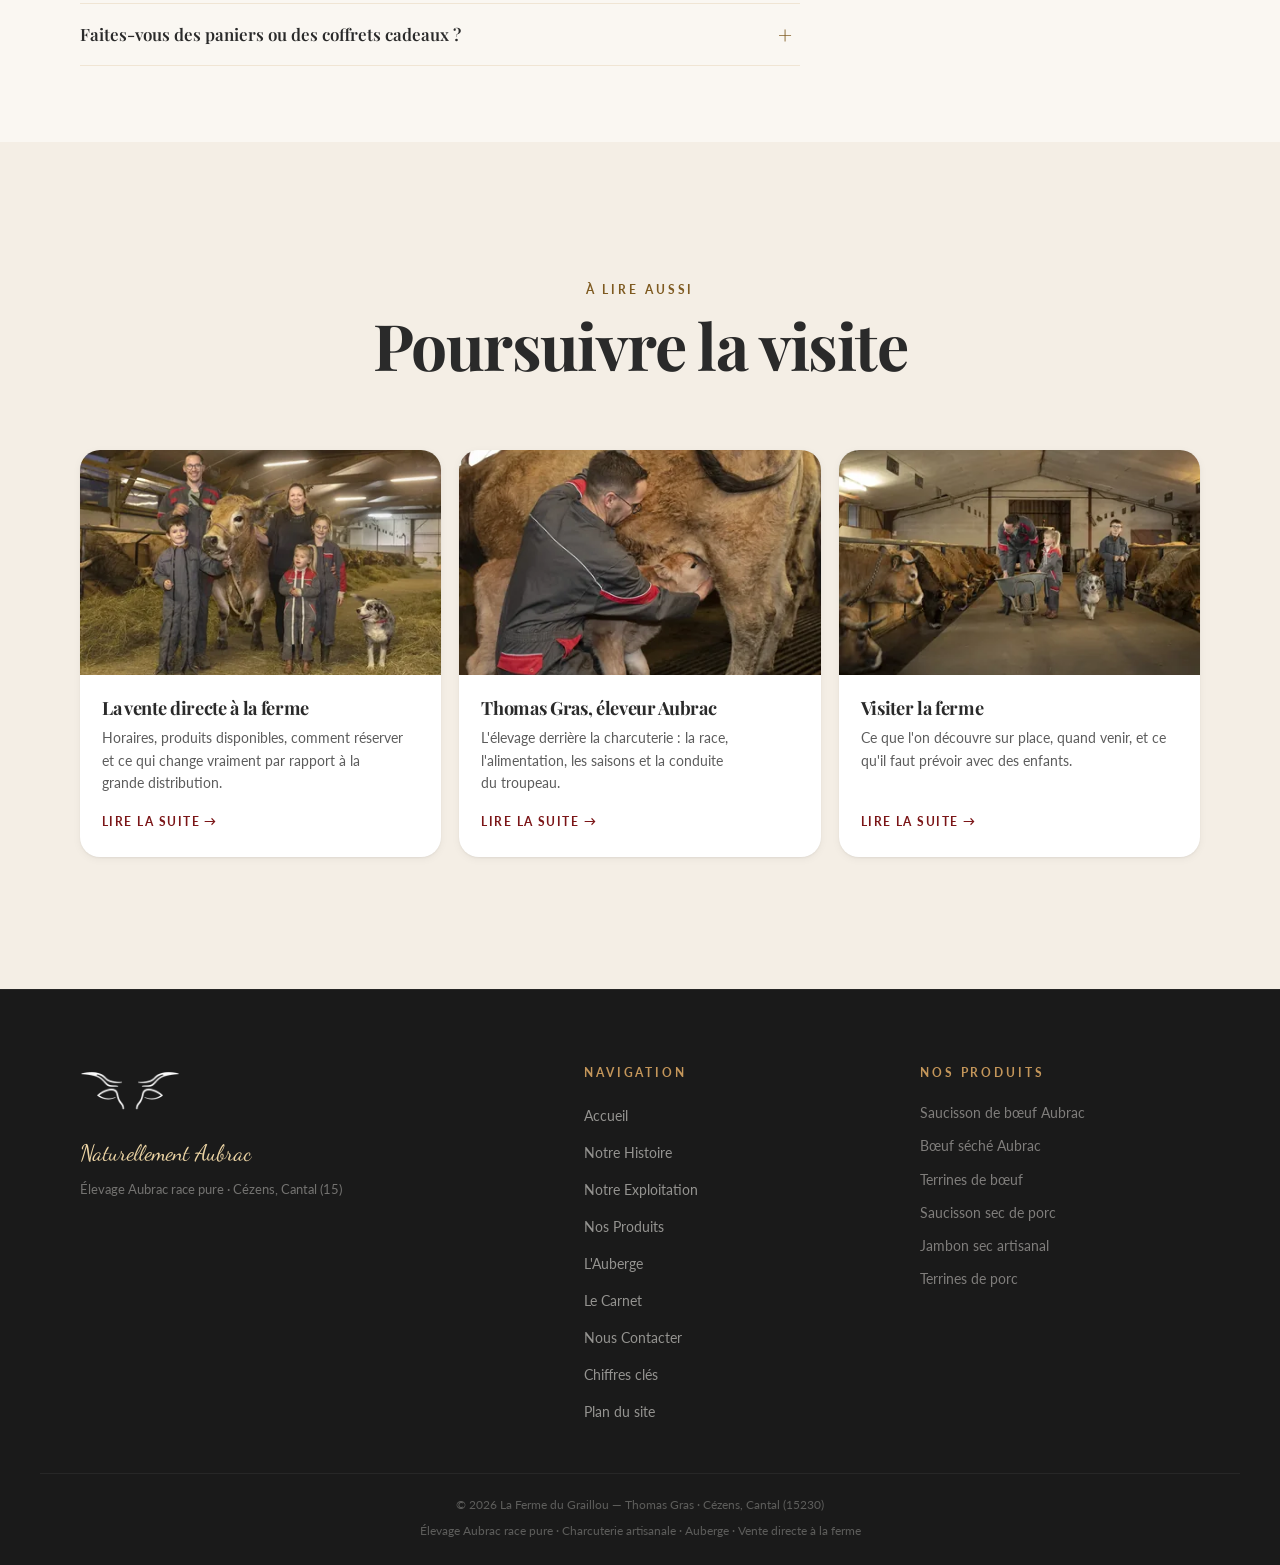
<file: blog/charcuterie-artisanale-cantal.html>
<!DOCTYPE html>
<html lang="fr">
<head>
  <meta charset="UTF-8">
  <meta name="viewport" content="width=device-width, initial-scale=1.0">

  <title>Charcuterie artisanale du Cantal : saucisson de bœuf</title>
  <meta name="description" content="Charcuterie artisanale du Cantal faite à la ferme : saucisson de bœuf Aubrac, bœuf séché, jambon sec, terrines. Fabrication, conservation, dégustation.">
  <meta name="robots" content="index, follow, max-image-preview:large, max-snippet:-1">
  <meta name="geo.region" content="FR-15">
  <meta name="geo.placename" content="Cézens, Cantal">
  <link rel="canonical" href="https://www.fermedugraillou.fr/blog/charcuterie-artisanale-cantal.html">

  <meta property="og:type" content="article">
  <meta property="og:url" content="https://www.fermedugraillou.fr/blog/charcuterie-artisanale-cantal.html">
  <meta property="og:title" content="Charcuterie artisanale du Cantal – Ferme du Graillou, Cézens">
  <meta property="og:description" content="Charcuterie artisanale du Cantal faite à la ferme : saucisson de bœuf Aubrac, bœuf séché, jambon sec, terrines. Fabrication, conservation, dégustation.">
  <meta property="og:image" content="https://www.fermedugraillou.fr/images/opt/IMG_20230508_192438-1200.jpg">
  <meta property="og:locale" content="fr_FR">
  <meta property="og:site_name" content="La Ferme du Graillou">
  <meta name="twitter:card" content="summary_large_image">
  <meta name="twitter:title" content="Charcuterie artisanale du Cantal – Ferme du Graillou, Cézens">
  <meta name="twitter:description" content="Charcuterie artisanale du Cantal faite à la ferme : saucisson de bœuf Aubrac, bœuf séché, jambon sec, terrines. Fabrication, conservation, dégustation.">
  <meta name="twitter:image" content="https://www.fermedugraillou.fr/images/opt/IMG_20230508_192438-1200.jpg">

  <link rel="preconnect" href="https://fonts.googleapis.com">
  <link rel="preconnect" href="https://fonts.gstatic.com" crossorigin>
  <link href="https://fonts.googleapis.com/css2?family=Playfair+Display:ital,wght@0,400;0,600;0,700;1,400;1,600&family=Lato:wght@300;400;700;900&family=Dancing+Script:wght@600;700&display=swap" rel="stylesheet">
  <link rel="preload" as="image" href="../images/opt/IMG_20230508_192438-1024.webp"
        imagesrcset="../images/opt/IMG_20230508_192438-640.webp 640w, ../images/opt/IMG_20230508_192438-1024.webp 1024w"
        imagesizes="100vw" fetchpriority="high">
  <link rel="icon" type="image/png" sizes="32x32" href="../images/favicon-32.png">
  <link rel="apple-touch-icon" href="../images/favicon-180.png">
  <link rel="stylesheet" href="../style.css?v=b9a54c8b">

  <script type="application/ld+json">
  {
    "@context": "https://schema.org",
    "@graph": [
      {
        "@type": [
          "LocalBusiness",
          "Farm",
          "FoodEstablishment"
        ],
        "@id": "https://www.fermedugraillou.fr/#organisation",
        "name": "La Ferme du Graillou",
        "url": "https://www.fermedugraillou.fr/",
        "telephone": "+33676984155",
        "email": "elodie.bertrand1@orange.fr",
        "address": {
          "@type": "PostalAddress",
          "streetAddress": "Le Bourg",
          "addressLocality": "Cézens",
          "postalCode": "15230",
          "addressRegion": "Cantal",
          "addressCountry": "FR"
        },
        "openingHoursSpecification": [
          {
            "@type": "OpeningHoursSpecification",
            "dayOfWeek": "https://schema.org/Monday",
            "opens": "10:00",
            "closes": "19:00"
          },
          {
            "@type": "OpeningHoursSpecification",
            "dayOfWeek": [
              "https://schema.org/Tuesday",
              "https://schema.org/Wednesday",
              "https://schema.org/Thursday",
              "https://schema.org/Friday",
              "https://schema.org/Saturday",
              "https://schema.org/Sunday"
            ],
            "opens": "09:00",
            "closes": "19:00"
          }
        ],
        "sameAs": [
          "https://www.facebook.com/thomas.gras.92/",
          "https://www.instagram.com/gras4243/"
        ]
      },
      {
        "@type": "WebSite",
        "@id": "https://www.fermedugraillou.fr/#site",
        "url": "https://www.fermedugraillou.fr/",
        "name": "La Ferme du Graillou",
        "inLanguage": "fr-FR",
        "publisher": {
          "@id": "https://www.fermedugraillou.fr/#organisation"
        }
      },
      {
        "@type": "BreadcrumbList",
        "@id": "https://www.fermedugraillou.fr/blog/charcuterie-artisanale-cantal.html#fil",
        "itemListElement": [
          {
            "@type": "ListItem",
            "position": 1,
            "name": "Accueil",
            "item": "https://www.fermedugraillou.fr/"
          },
          {
            "@type": "ListItem",
            "position": 2,
            "name": "Le Carnet",
            "item": "https://www.fermedugraillou.fr/blog/index.html"
          },
          {
            "@type": "ListItem",
            "position": 3,
            "name": "Charcuterie artisanale du Cantal",
            "item": "https://www.fermedugraillou.fr/blog/charcuterie-artisanale-cantal.html"
          }
        ]
      },
      {
        "@type": [
          "WebPage"
        ],
        "@id": "https://www.fermedugraillou.fr/blog/charcuterie-artisanale-cantal.html#page",
        "url": "https://www.fermedugraillou.fr/blog/charcuterie-artisanale-cantal.html",
        "name": "Charcuterie artisanale du Cantal",
        "description": "Charcuterie artisanale du Cantal faite à la ferme : saucisson de bœuf Aubrac, bœuf séché, jambon sec, terrines. Fabrication, conservation, dégustation.",
        "inLanguage": "fr-FR",
        "isPartOf": {
          "@id": "https://www.fermedugraillou.fr/#site"
        },
        "about": {
          "@id": "https://www.fermedugraillou.fr/#organisation"
        },
        "primaryImageOfPage": {
          "@type": "ImageObject",
          "url": "https://www.fermedugraillou.fr/images/opt/IMG_20230508_192438-1200.jpg"
        },
        "datePublished": "2026-09-26",
        "dateModified": "2026-10-12",
        "breadcrumb": {
          "@id": "https://www.fermedugraillou.fr/blog/charcuterie-artisanale-cantal.html#fil"
        },
        "mainEntity": {
          "@id": "https://www.fermedugraillou.fr/blog/charcuterie-artisanale-cantal.html#article"
        },
        "hasPart": [
          {
            "@id": "https://www.fermedugraillou.fr/blog/charcuterie-artisanale-cantal.html#faq"
          }
        ]
      },
      {
        "@type": "BlogPosting",
        "headline": "Charcuterie artisanale du Cantal",
        "description": "Charcuterie artisanale du Cantal faite à la ferme : saucisson de bœuf Aubrac, bœuf séché, jambon sec, terrines. Fabrication, conservation, dégustation.",
        "inLanguage": "fr-FR",
        "datePublished": "2026-09-26",
        "dateModified": "2026-10-12",
        "mainEntityOfPage": {
          "@id": "https://www.fermedugraillou.fr/blog/charcuterie-artisanale-cantal.html#page"
        },
        "image": "https://www.fermedugraillou.fr/images/opt/IMG_20230508_192438-1200.jpg",
        "author": {
          "@id": "https://www.fermedugraillou.fr/#organisation"
        },
        "publisher": {
          "@id": "https://www.fermedugraillou.fr/#organisation"
        },
        "about": {
          "@type": "Thing",
          "name": "Charcuterie artisanale du Cantal"
        },
        "@id": "https://www.fermedugraillou.fr/blog/charcuterie-artisanale-cantal.html#article",
        "url": "https://www.fermedugraillou.fr/blog/charcuterie-artisanale-cantal.html",
        "isPartOf": {
          "@id": "https://www.fermedugraillou.fr/blog/index.html#blog"
        }
      },
      {
        "@type": "FAQPage",
        "mainEntity": [
          {
            "@type": "Question",
            "name": "Où trouver de la charcuterie artisanale dans le Cantal ?",
            "acceptedAnswer": {
              "@type": "Answer",
              "text": "À la boutique de la Ferme du Graillou, Le Bourg, 15230 Cézens, ouverte le lundi de 10h00 à 19h00 et du mardi au dimanche de 9h00 à 19h00, sans rendez-vous. La charcuterie y est élaborée à partir des animaux élevés sur l'exploitation."
            }
          },
          {
            "@type": "Question",
            "name": "Qu'est-ce qui distingue le saucisson de bœuf du saucisson de porc ?",
            "acceptedAnswer": {
              "@type": "Answer",
              "text": "La matière première. La viande de bœuf est plus dense et moins grasse que celle de porc : le saucisson qui en résulte est plus ferme, au goût plus franc et plus marqué. Le saucisson de bœuf reste rare dans le Cantal, où la tradition est surtout porcine."
            }
          },
          {
            "@type": "Question",
            "name": "La charcuterie est-elle faite avec la viande de la ferme ?",
            "acceptedAnswer": {
              "@type": "Answer",
              "text": "Oui. Le bœuf Aubrac et le porc proviennent des animaux élevés sur l'exploitation à Cézens. Il n'y a pas d'achat de viande extérieure pour compléter la gamme."
            }
          },
          {
            "@type": "Question",
            "name": "Comment conserver un saucisson sec entamé ?",
            "acceptedAnswer": {
              "@type": "Answer",
              "text": "Au frais et au sec plutôt qu'au réfrigérateur, suspendu ou enveloppé dans un linge propre. Évitez le film plastique, qui fait transpirer le produit. S'il durcit, coupez plus fin."
            }
          },
          {
            "@type": "Question",
            "name": "Peut-on commander de la charcuterie en ligne ?",
            "acceptedAnswer": {
              "@type": "Answer",
              "text": "Il n'existe pas de boutique en ligne sur ce site. Pour toute demande, contactez-nous au 06 76 98 41 55 ou via le formulaire de contact, et nous vous dirons ce qui est possible."
            }
          },
          {
            "@type": "Question",
            "name": "Tous les produits sont-ils disponibles toute l'année ?",
            "acceptedAnswer": {
              "@type": "Answer",
              "text": "Non. Un jambon sec demande des mois d'affinage et un saucisson plusieurs semaines de séchage : la disponibilité varie. Un appel avant de venir permet de savoir ce qu'il y a en boutique."
            }
          },
          {
            "@type": "Question",
            "name": "Quels produits choisir pour une première découverte ?",
            "acceptedAnswer": {
              "@type": "Answer",
              "text": "Le saucisson de bœuf Aubrac, parce qu'il est la signature de la maison et qu'on en trouve peu ailleurs, accompagné d'un produit plus classique comme le saucisson sec de porc pour comparer."
            }
          },
          {
            "@type": "Question",
            "name": "La charcuterie porte-t-elle un label ou une certification ?",
            "acceptedAnswer": {
              "@type": "Answer",
              "text": "Nous n'affichons aucun label ou certification sur cette page : nous préférons ne mentionner que ce qui est exact et vérifiable. Pour toute question précise sur un produit ou sa composition, posez-la directement, en boutique ou par téléphone."
            }
          },
          {
            "@type": "Question",
            "name": "Peut-on goûter avant d'acheter ?",
            "acceptedAnswer": {
              "@type": "Answer",
              "text": "Le mieux est de nous en parler sur place ou par téléphone. La famille tient également l'auberge du village, où la charcuterie de la ferme est servie à table : c'est une autre façon de découvrir les produits."
            }
          },
          {
            "@type": "Question",
            "name": "Faites-vous des paniers ou des coffrets cadeaux ?",
            "acceptedAnswer": {
              "@type": "Answer",
              "text": "Pour toute demande de ce type, notamment pour composer un assortiment, contactez-nous directement au 06 76 98 41 55 : nous verrons ensemble ce qui est faisable selon la disponibilité du moment."
            }
          }
        ],
        "@id": "https://www.fermedugraillou.fr/blog/charcuterie-artisanale-cantal.html#faq"
      }
    ]
  }
  </script>
</head>
<body>

  <div class="scroll-progress" aria-hidden="true"></div>

  <header class="site-header" id="site-header">
    <nav class="nav-container" aria-label="Navigation principale">
      <a href="/" class="nav-logo" aria-label="La Ferme du Graillou – Retour à l'accueil">
        <img src="../images/opt/logo-blanc-1024.webp" alt="Logo La Ferme du Graillou – Élevage Aubrac Cézens Cantal"
             width="110" height="74" srcset="../images/opt/logo-blanc-220.webp 220w, ../images/opt/logo-blanc-640.webp 640w" sizes="110px">
      </a>
      <button class="nav-toggle" id="nav-toggle" aria-expanded="false" aria-controls="nav-menu"
              aria-label="Ouvrir le menu de navigation">
        <span class="burger-line"></span><span class="burger-line"></span><span class="burger-line"></span>
      </button>
      <ul class="nav-menu" id="nav-menu" role="list">
        <li><a href="../histoire.html" class="nav-link">Notre Histoire</a></li>
        <li><a href="../exploitation.html" class="nav-link">Notre Exploitation</a></li>
        <li><a href="../produits.html" class="nav-link">Nos Produits</a></li>
        <li><a href="../auberge.html" class="nav-link">L'Auberge</a></li>
        <li><a href="index.html" class="nav-link is-active">Le Carnet</a></li>
        <li><a href="../contact.html" class="nav-link nav-cta">Nous Contacter</a></li>
      </ul>
    </nav>
  </header>

  <main id="main">

    <section class="bl-hero" aria-labelledby="titre">
      <div class="bl-hero-media" aria-hidden="true">
        <img src="../images/opt/IMG_20230508_192438-1024.webp" alt="Planche de charcuterie de la Ferme du Graillou posée dans l&#x27;herbe : terrine, saucisson et pain" width="1024" height="1365" fetchpriority="high" decoding="async"
         srcset="../images/opt/IMG_20230508_192438-400.webp 400w, ../images/opt/IMG_20230508_192438-640.webp 640w, ../images/opt/IMG_20230508_192438-1024.webp 1024w" sizes="100vw">
      </div>
      <div class="bl-hero-voile" aria-hidden="true"></div>
      <div class="bl-hero-inner">
        <div class="container">
          <p class="bl-fil"><a href="/">Accueil</a> › <a href="index.html">Le Carnet</a> › <span aria-current="page">Charcuterie artisanale</span></p>
          <span class="eyebrow eyebrow--light">Le goût du terroir</span>
          <h1 id="titre">Charcuterie artisanale du Cantal</h1>
          <p class="bl-hero-sous">Dans le Cantal, la charcuterie est presque toujours une affaire de porc. À la Ferme du Graillou, elle est aussi une affaire de bœuf Aubrac — une singularité qui tient à une chose simple : nous élevons les bêtes dont elle est faite.</p>
          <div class="bl-hero-actions">
            <a href="../produits.html" class="btn btn-primary">Découvrir les produits</a>
            <a href="../contact.html" class="btn btn-ghost">Venir à la ferme</a>
          </div>
        </div>
      </div>
    </section>

    <section class="bl-preuves" aria-label="Repères sur la ferme">
      <div class="container"><ul role="list"><li><b>9</b><span>références de charcuterie</span></li><li><b>2</b><span>viandes : bœuf Aubrac et porc</span></li><li><b>100 %</b><span>issues des animaux de la ferme</span></li><li><b>7 j/7</b><span>boutique ouverte à Cézens</span></li></ul></div>
    </section>

  <nav class="bl-ancres" aria-label="Sommaire de l'article">
    <div class="container"><ul role="list"><li><a href="#definition">Qu&#x27;est-ce que c&#x27;est</a></li><li><a href="#gamme">Notre gamme</a></li><li><a href="#saucisson-boeuf">Saucisson de bœuf</a></li><li><a href="#boeuf-autres">Bœuf séché &amp; terrines</a></li><li><a href="#porc">Charcuterie de porc</a></li><li><a href="#fabrication">La fabrication</a></li><li><a href="#matieres">Les matières premières</a></li><li><a href="#conservation">Conserver &amp; déguster</a></li><li><a href="#acheter">Où acheter</a></li></ul></div>
  </nav>

    <div class="bl-corps">
      <div class="container">
        <div class="bl-grille">
          <article class="bl-texte">
    <section id="definition">
      <h2>Qu&#x27;est-ce qu&#x27;une charcuterie artisanale du Cantal ?</h2>

      <p>Le mot « artisanal » n'est pas protégé de la même façon qu'un label officiel. Il recouvre donc des réalités très différentes, et il vaut mieux savoir ce que l'on achète.</p>

      <p>Dans le Cantal, sous l'étiquette « charcuterie artisanale », on trouve au moins trois choses distinctes :</p>

      <ul>
        <li><strong>Des maisons de salaison</strong>, parfois anciennes et réputées, qui achètent leur viande à des éleveurs ou à des abatteurs et la transforment selon leur savoir-faire. L'artisanat est réel, mais la matière première vient d'ailleurs.</li>
        <li><strong>Des boucheries-charcuteries</strong>, qui fabriquent une partie de leur gamme en atelier, souvent excellente, à partir d'approvisionnements variables.</li>
        <li><strong>Des fermes</strong> qui élèvent leurs animaux et transforment leur propre viande. C'est le cas le plus rare, parce qu'il suppose de maîtriser deux métiers : l'élevage et la transformation.</li>
      </ul>

      <p>La Ferme du Graillou appartient à la troisième catégorie. Cela ne rend pas les deux autres moins bonnes — certaines maisons du département font un travail remarquable — mais cela change ce que l'on peut vous dire sur l'origine. Ici, la réponse à « d'où vient cette viande ? » tient en un mot : d'ici.</p>

      <h3>La spécificité cantalienne</h3>

      <p>Si vous cherchez « charcuterie du Cantal », vous tomberez massivement sur deux familles : les <strong>saucissons de porc</strong> et les <strong>saucissons au fromage</strong>, souvent au Cantal AOP. C'est la tradition dominante du département, et elle est parfaitement légitime.</p>

      <p>Le saucisson de <strong>bœuf</strong>, lui, reste rare. C'est pourtant une évidence dans un pays d'élevage allaitant comme l'Aubrac : quand on élève des bovins de race à viande, il est naturel de les valoriser aussi en salaison. C'est ce que nous faisons, et c'est ce qui surprend le plus les visiteurs.</p>

    </section>
    <section id="gamme">
      <h2>Les charcuteries de la Ferme du Graillou</h2>

      <p>La gamme se répartit en deux familles, selon l'animal. Toutes les recettes sont des recettes de famille, transmises et ajustées au fil des générations.</p>

      <table class="bl-tableau">
        <caption>Quel produit choisir selon ce que vous cherchez</caption>
        <thead>
          <tr><th scope="col">Vous cherchez…</th><th scope="col">Le produit</th><th scope="col">Pourquoi</th></tr>
        </thead>
        <tbody>
          <tr><th scope="row">Découvrir ce qui se fait ici et nulle part ailleurs</th><td data-col="Produit">Saucisson de bœuf Aubrac</td><td data-col="Pourquoi">La signature de la maison, rare dans le département</td></tr>
          <tr><th scope="row">Un produit de dégustation, à trancher fin</th><td data-col="Produit">Bœuf séché Aubrac</td><td data-col="Pourquoi">Texture fondante, goût profond</td></tr>
          <tr><th scope="row">Une valeur sûre à partager</th><td data-col="Produit">Saucisson sec de porc</td><td data-col="Pourquoi">La référence, celle que tout le monde connaît</td></tr>
          <tr><th scope="row">Un produit d'apéritif un peu différent</th><td data-col="Produit">Saucisses sèches</td><td data-col="Pourquoi">Parfumées, format pratique</td></tr>
          <tr><th scope="row">Quelque chose qui se garde et se sert en tranches</th><td data-col="Produit">Jambon sec</td><td data-col="Pourquoi">Long affinage, saveur qui s'installe</td></tr>
          <tr><th scope="row">De quoi cuisiner</th><td data-col="Produit">Poitrine sèche</td><td data-col="Pourquoi">Se taille en lardons, relève un plat</td></tr>
          <tr><th scope="row">À tartiner, en entrée</th><td data-col="Produit">Terrines de bœuf ou de porc</td><td data-col="Pourquoi">Recettes maison, généreuses</td></tr>
          <tr><th scope="row">Un repas prêt</th><td data-col="Produit">Plats cuisinés au bœuf</td><td data-col="Pourquoi">Daube, bourguignon, à réchauffer</td></tr>
        </tbody>
      </table>

      <div class="bl-encadre">
        <p class="bl-encadre-titre">Un mot sur la disponibilité</p>
        <p>Un jambon sec demande des mois d'affinage, un saucisson plusieurs semaines de séchage. La gamme complète n'est donc pas forcément disponible en totalité à un instant donné. C'est la contrepartie d'un séchage réel : rien n'est accéléré. Un appel au <a href="tel:+33676984155">06 76 98 41 55</a> vous dira ce qu'il y a en boutique aujourd'hui.</p>
      </div>

    </section>
    <section id="saucisson-boeuf">
      <h2>Saucisson de bœuf Aubrac : origine et particularités</h2>

      <p>C'est le produit qui définit le mieux la maison, et celui sur lequel on nous pose le plus de questions.</p>

      <h3>Pourquoi du bœuf, et pas seulement du porc ?</h3>

      <p>Parce que nous sommes d'abord éleveurs bovins. Les 80 mères Aubrac de la ferme sont la raison d'être de l'exploitation ; la charcuterie est née du désir de valoriser cette viande autrement que par la seule vente de pièces fraîches. Faire du saucisson de bœuf, ici, n'est pas une fantaisie marketing : c'est la suite logique de l'élevage.</p>

      <h3>Ce qui le distingue à la dégustation</h3>

      <p>Un saucisson de bœuf ne ressemble pas à un saucisson de porc. La différence tient à la matière : la viande de bœuf est plus dense, moins grasse, au goût plus affirmé. Le nôtre est <strong>sec, légèrement poivré, d'un goût franc et intense</strong>. Il est plus « viandeux », moins fondant qu'un saucisson de porc, et c'est précisément ce qu'on lui demande.</p>

      <p>La race joue aussi. L'Aubrac est une race à croissance lente, élevée à l'herbe et au foin. Cette lenteur et cette alimentation fourragère donnent une viande persillée, au caractère marqué. Dans un produit séché, où l'eau s'évapore et où les arômes se concentrent, ces différences ne se cachent nulle part.</p>

      <div class="bl-cta">
        <p class="bl-cta-titre">Vous voulez comprendre d'où vient ce goût ?</p>
        <p>Tout commence au pré. Nous racontons en détail la conduite du troupeau, la race et l'alimentation dans la page consacrée à l'élevage.</p>
        <div class="bl-cta-boutons">
          <a href="producteur-aubrac-cantal.html" class="btn btn-primary">Découvrir l'élevage</a>
          <a href="../exploitation.html" class="btn btn-ghost">Notre exploitation</a>
        </div>
      </div>

    </section>
    <section id="boeuf-autres">
      <h2>Bœuf séché, terrines et plats cuisinés</h2>

      <h3>Le bœuf séché Aubrac</h3>

      <p>Séché à l'air du plateau, il se sert en tranches fines, presque translucides. Sa texture est fondante, son goût profond — c'est un produit de dégustation plutôt qu'un produit de casse-croûte. Il supporte mal d'être coupé épais : c'est en tranche fine qu'il livre ce qu'il a.</p>

      <h3>Les terrines de bœuf</h3>

      <p>Recettes maison, généreuses. Elles se servent en entrée, avec du pain de campagne et quelques cornichons, et gagnent à sortir du réfrigérateur un quart d'heure avant d'être servies : le froid anesthésie les arômes.</p>

      <h3>Les plats cuisinés</h3>

      <p>Daube, bourguignon et autres mijotés au bœuf Aubrac, préparés à la ferme et prêts à réchauffer. C'est la réponse aux soirs où l'on veut manger quelque chose de vrai sans cuisiner trois heures. Ces plats utilisent les morceaux qui demandent une cuisson longue — ceux, précisément, où la qualité de la viande se sent le plus.</p>

    </section>
    <section id="porc">
      <h2>Charcuterie de porc : les recettes d&#x27;antan</h2>

      <p>Nos porcs sont transformés selon des méthodes héritées des anciens. La gamme est volontairement classique : ce sont les produits que l'on trouvait dans les fermes du plateau, faits comme on les faisait.</p>

      <ul>
        <li><strong>Saucisson sec</strong> — la référence, séché à l'air de l'Aubrac. Celui que l'on achète sans réfléchir et qui disparaît le plus vite.</li>
        <li><strong>Saucisses sèches</strong> — parfumées, au séchage naturel. Format commode, à rompre plutôt qu'à trancher.</li>
        <li><strong>Jambon sec</strong> — long affinage. C'est le produit le plus patient de la maison, et celui qui récompense le plus l'attente.</li>
        <li><strong>Poitrine sèche</strong> — séchée selon la tradition. Se mange telle quelle en fines tranches, ou se taille en lardons pour relever une potée, une omelette, une soupe.</li>
        <li><strong>Terrines de porc</strong> — généreuses et savoureuses, dans le même esprit que celles de bœuf.</li>
      </ul>

      <p>La gamme complète, avec le détail de chaque produit, se trouve sur la <a href="../produits.html">page Nos Produits</a>.</p>

    </section>
    <section id="fabrication">
      <h2>Comment se fabrique une charcuterie sèche ?</h2>

      <p>C'est l'angle que presque aucune page concurrente ne traite, alors que c'est la question que les gens posent en boutique. Voici les étapes d'un séchage traditionnel. Elles valent pour la charcuterie sèche en général : nous décrivons ici le principe du métier, pas une recette de famille — celles-là ne se racontent pas sur un site.</p>

      <ol>
        <li><strong>Le choix des morceaux.</strong> Tout part de là. Un saucisson ne se fait pas avec n'importe quelle partie de l'animal, et l'équilibre entre maigre et gras détermine la texture finale autant que la durée du séchage.</li>
        <li><strong>Le hachage.</strong> La grosseur du grain change complètement le produit : un hachage fin donne une pâte homogène, un grain plus gros laisse voir la viande et garde plus de mâche.</li>
        <li><strong>L'assaisonnement.</strong> Sel, poivre, épices selon la recette. Le sel n'est pas là seulement pour le goût : c'est lui qui permet la conservation en abaissant l'eau disponible.</li>
        <li><strong>L'embossage.</strong> La pâte est mise en boyau. C'est une étape plus délicate qu'elle n'en a l'air : une poche d'air mal chassée compromet un saucisson entier.</li>
        <li><strong>L'étuvage.</strong> Une phase courte, au chaud et à l'humidité maîtrisée, qui lance la maturation.</li>
        <li><strong>Le séchage.</strong> La partie longue. Des semaines pour un saucisson, des mois pour un jambon. Le produit perd son eau lentement, sa chair se raffermit, ses arômes se concentrent. C'est ici que se joue la différence entre un produit pressé et un produit abouti.</li>
      </ol>

      <h3>Pourquoi cela prend du temps — et pourquoi c'est bon signe</h3>

      <p>Le séchage ne se force pas. On peut l'accélérer, mais on obtient alors une charcuterie au goût plat et à la texture caoutchouteuse. Le temps n'est pas un détail du procédé : c'est le procédé.</p>

      <p>C'est aussi ce qui explique qu'une ferme ne puisse pas garantir toute la gamme en permanence. Quand un lot de jambons est parti, il faut attendre que les suivants aient fini leur affinage. Un rayon toujours plein, dans ce métier, veut dire que quelqu'un, quelque part, a raccourci quelque chose.</p>

      <h3>L'air du plateau</h3>

      <p>Les charcuteries de l'Aubrac et du Cantal ont longtemps été séchées à l'air de la montagne — un air sec, frais, constant en altitude. Cette tradition n'est pas une image d'Épinal : les conditions climatiques du plateau expliquent en grande partie pourquoi la salaison s'est développée ici plutôt qu'ailleurs.</p>

    </section>
    <section id="matieres">
      <h2>Comment sont sélectionnées les matières premières ?</h2>

      <p>La question de l'origine est la seule qui compte vraiment, et la réponse est courte : <strong>les animaux viennent de la ferme</strong>. Bœuf Aubrac élevé en race pure, porcs de l'exploitation. Il n'y a pas d'achat de viande extérieure pour compléter la gamme.</p>

      <p>Cela a des conséquences directes, bonnes et moins bonnes :</p>

      <ul>
        <li><strong>Bonne :</strong> on sait ce que les bêtes ont mangé — herbe des prairies du plateau l'été, foin de prairie naturelle récolté sur la ferme l'hiver, aucun aliment industriel.</li>
        <li><strong>Bonne :</strong> chaque produit se rattache à un animal identifiable, pas à un lot anonyme.</li>
        <li><strong>Moins bonne :</strong> les volumes sont limités par la taille du troupeau. Nous ne pouvons pas produire à la demande.</li>
      </ul>

      <h3>Ce que nous ne dirons pas</h3>

      <p>Vous ne trouverez sur cette page ni label officiel, ni certification, ni allégation sur la santé. Non par modestie, mais parce que nous n'affichons que ce qui est exact et vérifiable. Si une question précise vous importe — la composition d'un produit, la présence d'un ingrédient, un régime alimentaire particulier — <strong>posez-la</strong> : au téléphone ou en boutique, vous aurez une réponse directe de la personne qui a fait le produit.</p>

    </section>
    <section id="conservation">
      <h2>Comment conserver et déguster la charcuterie ?</h2>

      <p>Un bon produit mal conservé devient un produit moyen. Voici les principes généraux de la charcuterie sèche, qui valent pour la nôtre comme pour celle des autres.</p>

      <h3>Les produits secs : saucisson, saucisses, jambon, poitrine</h3>

      <ul>
        <li><strong>Au frais et au sec, pas au froid humide.</strong> Une cave, un cellier, un garde-manger ventilé conviennent mieux qu'un réfrigérateur, où l'humidité ramollit la fleur et ternit le goût.</li>
        <li><strong>À l'air, plutôt que sous plastique.</strong> Un saucisson entamé se garde suspendu ou enveloppé dans un linge propre. Le film alimentaire fait transpirer le produit.</li>
        <li><strong>Un séchage qui continue, c'est normal.</strong> Une charcuterie sèche continue de sécher chez vous. Si elle durcit, elle n'est pas perdue : des tranches plus fines, ou quelques heures dans un linge légèrement humide, la rendent plus souple.</li>
      </ul>

      <h3>Les terrines et les plats cuisinés</h3>

      <p>Ce sont des produits frais : ils se conservent au réfrigérateur et se consomment dans les délais indiqués sur l'étiquette au moment de l'achat. En cas de doute, demandez-nous.</p>

      <h3>Servir</h3>

      <p>Trois conseils simples qui changent beaucoup de choses : <strong>trancher fin</strong> les produits séchés, en particulier le bœuf séché ; <strong>sortir les terrines à l'avance</strong> pour qu'elles ne soient pas servies glacées ; et <strong>ne pas surcharger la planche</strong> — deux ou trois produits bien choisis valent mieux que huit alignés.</p>

      <div class="bl-encadre">
        <p class="bl-encadre-titre">Composer une planche du Cantal</p>
        <p>Un saucisson de bœuf Aubrac pour la singularité, une poitrine ou un jambon sec pour le classique, une terrine pour la gourmandise. Un pain de campagne, un fromage du pays, et la planche se tient toute seule.</p>
      </div>

    </section>
    <section id="acheter">
      <h2>Où acheter de la charcuterie artisanale dans le Cantal ?</h2>

      <p>Le département ne manque pas de bonnes adresses : maisons de salaison installées, boucheries-charcuteries de village, boutiques de terroir, marchés. Si vous cherchez de la charcuterie cantalienne au sens large, vous aurez l'embarras du choix.</p>

      <p>Si vous cherchez une charcuterie <strong>faite par celui qui a élevé les bêtes</strong>, le choix se réduit nettement. C'est ce que nous proposons, à la boutique de la ferme :</p>

      <ul>
        <li><strong>Adresse :</strong> Le Bourg, 15230 Cézens, Cantal</li>
        <li><strong>Horaires :</strong> lundi 10h00 – 19h00 ; du mardi au dimanche 9h00 – 19h00</li>
        <li><strong>Sans rendez-vous</strong></li>
        <li><strong>Téléphone :</strong> <a href="tel:+33676984155">06 76 98 41 55</a></li>
      </ul>

      <p>Il n'y a pas de vente en ligne sur ce site : on vient chercher les produits, ou l'on appelle pour en parler. Les modalités pratiques sont détaillées dans notre article sur <a href="vente-directe-viande-aubrac-cantal.html">la vente directe à la ferme</a>.</p>

      <div class="bl-cta">
        <p class="bl-cta-titre">Vous êtes en vacances près de Saint-Flour ou du Lioran ?</p>
        <p>La ferme est une étape facile pour qui séjourne dans les Monts du Cantal ou sur l'Aubrac — et depuis peu, la famille tient aussi l'auberge du village.</p>
        <div class="bl-cta-boutons">
          <a href="producteur-local-saint-flour.html" class="btn btn-primary">Producteur près de Saint-Flour</a>
          <a href="../auberge.html" class="btn btn-ghost">L'auberge de Cézens</a>
        </div>
      </div>

    </section>

    <section id="faq">
      <h2>Questions fréquentes</h2>
      <div class="bl-faq">
      <details>
        <summary>Où trouver de la charcuterie artisanale dans le Cantal ?</summary>
        <div><p>À la boutique de la Ferme du Graillou, Le Bourg, 15230 Cézens, ouverte le lundi de 10h00 à 19h00 et du mardi au dimanche de 9h00 à 19h00, sans rendez-vous. La charcuterie y est élaborée à partir des animaux élevés sur l'exploitation.</p></div>
      </details>
      <details>
        <summary>Qu&#x27;est-ce qui distingue le saucisson de bœuf du saucisson de porc ?</summary>
        <div><p>La matière première. La viande de bœuf est plus dense et moins grasse que celle de porc : le saucisson qui en résulte est plus ferme, au goût plus franc et plus marqué. Le saucisson de bœuf reste rare dans le Cantal, où la tradition est surtout porcine.</p></div>
      </details>
      <details>
        <summary>La charcuterie est-elle faite avec la viande de la ferme ?</summary>
        <div><p>Oui. Le bœuf Aubrac et le porc proviennent des animaux élevés sur l'exploitation à Cézens. Il n'y a pas d'achat de viande extérieure pour compléter la gamme.</p></div>
      </details>
      <details>
        <summary>Comment conserver un saucisson sec entamé ?</summary>
        <div><p>Au frais et au sec plutôt qu'au réfrigérateur, suspendu ou enveloppé dans un linge propre. Évitez le film plastique, qui fait transpirer le produit. S'il durcit, coupez plus fin.</p></div>
      </details>
      <details>
        <summary>Peut-on commander de la charcuterie en ligne ?</summary>
        <div><p>Il n'existe pas de boutique en ligne sur ce site. Pour toute demande, contactez-nous au 06 76 98 41 55 ou via le formulaire de contact, et nous vous dirons ce qui est possible.</p></div>
      </details>
      <details>
        <summary>Tous les produits sont-ils disponibles toute l&#x27;année ?</summary>
        <div><p>Non. Un jambon sec demande des mois d'affinage et un saucisson plusieurs semaines de séchage : la disponibilité varie. Un appel avant de venir permet de savoir ce qu'il y a en boutique.</p></div>
      </details>
      <details>
        <summary>Quels produits choisir pour une première découverte ?</summary>
        <div><p>Le saucisson de bœuf Aubrac, parce qu'il est la signature de la maison et qu'on en trouve peu ailleurs, accompagné d'un produit plus classique comme le saucisson sec de porc pour comparer.</p></div>
      </details>
      <details>
        <summary>La charcuterie porte-t-elle un label ou une certification ?</summary>
        <div><p>Nous n'affichons aucun label ou certification sur cette page : nous préférons ne mentionner que ce qui est exact et vérifiable. Pour toute question précise sur un produit ou sa composition, posez-la directement, en boutique ou par téléphone.</p></div>
      </details>
      <details>
        <summary>Peut-on goûter avant d&#x27;acheter ?</summary>
        <div><p>Le mieux est de nous en parler sur place ou par téléphone. La famille tient également l'auberge du village, où la charcuterie de la ferme est servie à table : c'est une autre façon de découvrir les produits.</p></div>
      </details>
      <details>
        <summary>Faites-vous des paniers ou des coffrets cadeaux ?</summary>
        <div><p>Pour toute demande de ce type, notamment pour composer un assortiment, contactez-nous directement au 06 76 98 41 55 : nous verrons ensemble ce qui est faisable selon la disponibilité du moment.</p></div>
      </details>
      </div>
    </section>
          </article>

          <aside class="bl-aside">
            <div class="bl-carte">
              <p class="bl-carte-titre">La boutique de la ferme</p>
              <dl>
                <dt>Adresse</dt><dd>Le Bourg, 15230 Cézens</dd>
                <dt>Lundi</dt><dd>10h00 – 19h00</dd>
                <dt>Mar. – dim.</dt><dd>09h00 – 19h00</dd>
                <dt>Téléphone</dt><dd><a href="tel:+33676984155">06 76 98 41 55</a></dd>
              </dl>
              <p style="font-size:.84rem;color:var(--texte-lt);margin-top:12px">Sans rendez-vous. Les horaires peuvent changer les jours fériés : un appel avant de vous déplacer évite le détour.</p>
              <a href="../contact.html" class="btn btn-primary">Nous contacter</a>
            </div>
            <div class="bl-carte">
              <p class="bl-carte-titre">Sur le même sujet</p>
              <ul role="list">
                <li><a href="vente-directe-viande-aubrac-cantal.html">Acheter en vente directe à la ferme</a></li>
                <li><a href="producteur-aubrac-cantal.html">L'élevage derrière la charcuterie</a></li>
                <li><a href="producteur-local-saint-flour.html">Producteur local près de Saint-Flour</a></li>
                <li><a href="../produits.html">La gamme complète</a></li>
                <li><a href="../auberge.html">Goûter à l'auberge du village</a></li>
              </ul>
            </div>
          </aside>
        </div>
      </div>
    </div>

  <section class="section bl-lies">
    <div class="container">
      <div class="section-header-centered">
        <span class="eyebrow">À lire aussi</span>
        <h2 class="section-title">Poursuivre la visite</h2>
      </div>
      <div class="bl-lies-grille">
        <article class="bl-vignette">
          <a href="vente-directe-viande-aubrac-cantal.html" aria-label="La vente directe à la ferme"><img src="../images/opt/G23_9431-CR2_DxO_DeepPRIME-1024.webp" alt="La famille Gras devant son troupeau de vaches Aubrac à Cézens" width="1600" height="1067" loading="lazy" decoding="async"
         srcset="../images/opt/G23_9431-CR2_DxO_DeepPRIME-400.webp 400w, ../images/opt/G23_9431-CR2_DxO_DeepPRIME-640.webp 640w, ../images/opt/G23_9431-CR2_DxO_DeepPRIME-1024.webp 1024w, ../images/opt/G23_9431-CR2_DxO_DeepPRIME-1600.webp 1600w" sizes="(max-width:640px) 100vw, 340px"></a>
          <div class="bl-vignette-corps">
            <h3><a href="vente-directe-viande-aubrac-cantal.html">La vente directe à la ferme</a></h3>
            <p>Horaires, produits disponibles, comment réserver et ce qui change vraiment par rapport à la grande distribution.</p>
            <span class="bl-lire">Lire la suite →</span>
          </div>
        </article>
        <article class="bl-vignette">
          <a href="producteur-aubrac-cantal.html" aria-label="Thomas Gras, éleveur Aubrac"><img src="../images/opt/G23_9295-CR2_DxO_DeepPRIME-1024.webp" alt="Thomas Gras auprès d&#x27;un veau Aubrac nouveau-né dans l&#x27;étable" width="1600" height="1600" loading="lazy" decoding="async"
         srcset="../images/opt/G23_9295-CR2_DxO_DeepPRIME-400.webp 400w, ../images/opt/G23_9295-CR2_DxO_DeepPRIME-640.webp 640w, ../images/opt/G23_9295-CR2_DxO_DeepPRIME-1024.webp 1024w, ../images/opt/G23_9295-CR2_DxO_DeepPRIME-1600.webp 1600w" sizes="(max-width:640px) 100vw, 340px"></a>
          <div class="bl-vignette-corps">
            <h3><a href="producteur-aubrac-cantal.html">Thomas Gras, éleveur Aubrac</a></h3>
            <p>L&#x27;élevage derrière la charcuterie : la race, l&#x27;alimentation, les saisons et la conduite du troupeau.</p>
            <span class="bl-lire">Lire la suite →</span>
          </div>
        </article>
        <article class="bl-vignette">
          <a href="visite-ferme-cantal.html" aria-label="Visiter la ferme"><img src="../images/opt/G23_9227-CR2_DxO_DeepPRIME-1024.webp" alt="La famille Gras et son chien auprès du troupeau Aubrac dans l&#x27;étable" width="1600" height="1067" loading="lazy" decoding="async"
         srcset="../images/opt/G23_9227-CR2_DxO_DeepPRIME-400.webp 400w, ../images/opt/G23_9227-CR2_DxO_DeepPRIME-640.webp 640w, ../images/opt/G23_9227-CR2_DxO_DeepPRIME-1024.webp 1024w, ../images/opt/G23_9227-CR2_DxO_DeepPRIME-1600.webp 1600w" sizes="(max-width:640px) 100vw, 340px"></a>
          <div class="bl-vignette-corps">
            <h3><a href="visite-ferme-cantal.html">Visiter la ferme</a></h3>
            <p>Ce que l&#x27;on découvre sur place, quand venir, et ce qu&#x27;il faut prévoir avec des enfants.</p>
            <span class="bl-lire">Lire la suite →</span>
          </div>
        </article>
      </div>
    </div>
  </section>

  </main>

  <footer class="site-footer" role="contentinfo">
    <div class="footer-inner">
      <div class="footer-brand">
        <img src="../images/opt/logo-blanc-1024.webp" alt="Logo La Ferme du Graillou" width="100" height="67"
             loading="lazy" srcset="../images/opt/logo-blanc-220.webp 220w, ../images/opt/logo-blanc-640.webp 640w" sizes="100px">
        <p class="footer-script">Naturellement Aubrac</p>
        <p class="footer-sub">Élevage Aubrac race pure · Cézens, Cantal (15)</p>
      </div>
      <nav class="footer-nav" aria-label="Navigation secondaire">
        <p class="footer-nav-title">Navigation</p>
        <ul role="list">
          <li><a href="/">Accueil</a></li>
          <li><a href="../histoire.html">Notre Histoire</a></li>
          <li><a href="../exploitation.html">Notre Exploitation</a></li>
          <li><a href="../produits.html">Nos Produits</a></li>
          <li><a href="../auberge.html">L'Auberge</a></li>
          <li><a href="index.html">Le Carnet</a></li>
          <li><a href="../contact.html">Nous Contacter</a></li>
          <li><a href="../chiffres-cles-elevage-aubrac.html">Chiffres clés</a></li>
          <li><a href="../plan-du-site.html">Plan du site</a></li>
        </ul>
      </nav>
      <div class="footer-produits">
        <p class="footer-nav-title">Nos Produits</p>
        <ul role="list">
          <li>Saucisson de bœuf Aubrac</li>
          <li>Bœuf séché Aubrac</li>
          <li>Terrines de bœuf</li>
          <li>Saucisson sec de porc</li>
          <li>Jambon sec artisanal</li>
          <li>Terrines de porc</li>
        </ul>
      </div>
    </div>
    <div class="footer-bottom">
      <p>© <span id="yr"></span> La Ferme du Graillou — Thomas Gras · Cézens, Cantal (15230)</p>
      <p>Élevage Aubrac race pure · Charcuterie artisanale · Auberge · Vente directe à la ferme</p>
    </div>
  </footer>

  <!-- Barre d'action mobile : les trois actions reelles de la ferme -->
  <nav class="barre-action" aria-label="Actions rapides">
    <a href="tel:+33676984155" class="ba-principal">
      <svg viewBox="0 0 24 24" aria-hidden="true"><path d="M5 3h3l2 5-2.5 1.5a12 12 0 0 0 6 6L15 13l5 2v3a2 2 0 0 1-2.2 2A17 17 0 0 1 3 5.2 2 2 0 0 1 5 3z" stroke-linejoin="round"/></svg>
      Appeler la ferme
    </a>
    <a href="../contact.html#pratique">
      <svg viewBox="0 0 24 24" aria-hidden="true"><path d="M12 21s7-5.6 7-11a7 7 0 1 0-14 0c0 5.4 7 11 7 11z" stroke-linejoin="round"/><circle cx="12" cy="10" r="2.6"/></svg>
      Nous trouver
    </a>
    <a href="../produits.html">
      <svg viewBox="0 0 24 24" aria-hidden="true"><path d="M4 7h16l-1.2 12.2A2 2 0 0 1 16.8 21H7.2a2 2 0 0 1-2-1.8L4 7z" stroke-linejoin="round"/><path d="M9 7V5.5a3 3 0 0 1 6 0V7"/></svg>
      Nos produits
    </a>
  </nav>


  <script>
  (() => {
    'use strict';
    document.getElementById('yr').textContent = new Date().getFullYear();
    const bar = document.querySelector('.scroll-progress');
    window.addEventListener('scroll', () => {
      const pct = window.scrollY / (document.documentElement.scrollHeight - window.innerHeight);
      bar.style.transform = `scaleX(${pct})`;
      document.getElementById('site-header').classList.toggle('is-scrolled', window.scrollY > 60);
    }, { passive: true });
    const toggle = document.getElementById('nav-toggle');
    const menu   = document.getElementById('nav-menu');
    const overlay = document.createElement('div');
    overlay.className = 'nav-overlay';
    document.body.appendChild(overlay);
    const closeMenu = () => {
      menu.classList.remove('is-open');
      toggle.classList.remove('is-open');
      toggle.setAttribute('aria-expanded', 'false');
      overlay.classList.remove('is-visible');
      document.body.classList.remove('menu-open');
    };
    toggle.addEventListener('click', () => {
      const open = menu.classList.toggle('is-open');
      toggle.classList.toggle('is-open', open);
      toggle.setAttribute('aria-expanded', open);
      overlay.classList.toggle('is-visible', open);
      document.body.classList.toggle('menu-open', open);
    });
    overlay.addEventListener('click', closeMenu);
    menu.querySelectorAll('.nav-link').forEach(l => l.addEventListener('click', closeMenu));
  })();
  </script>
</body>
</html>
</file>
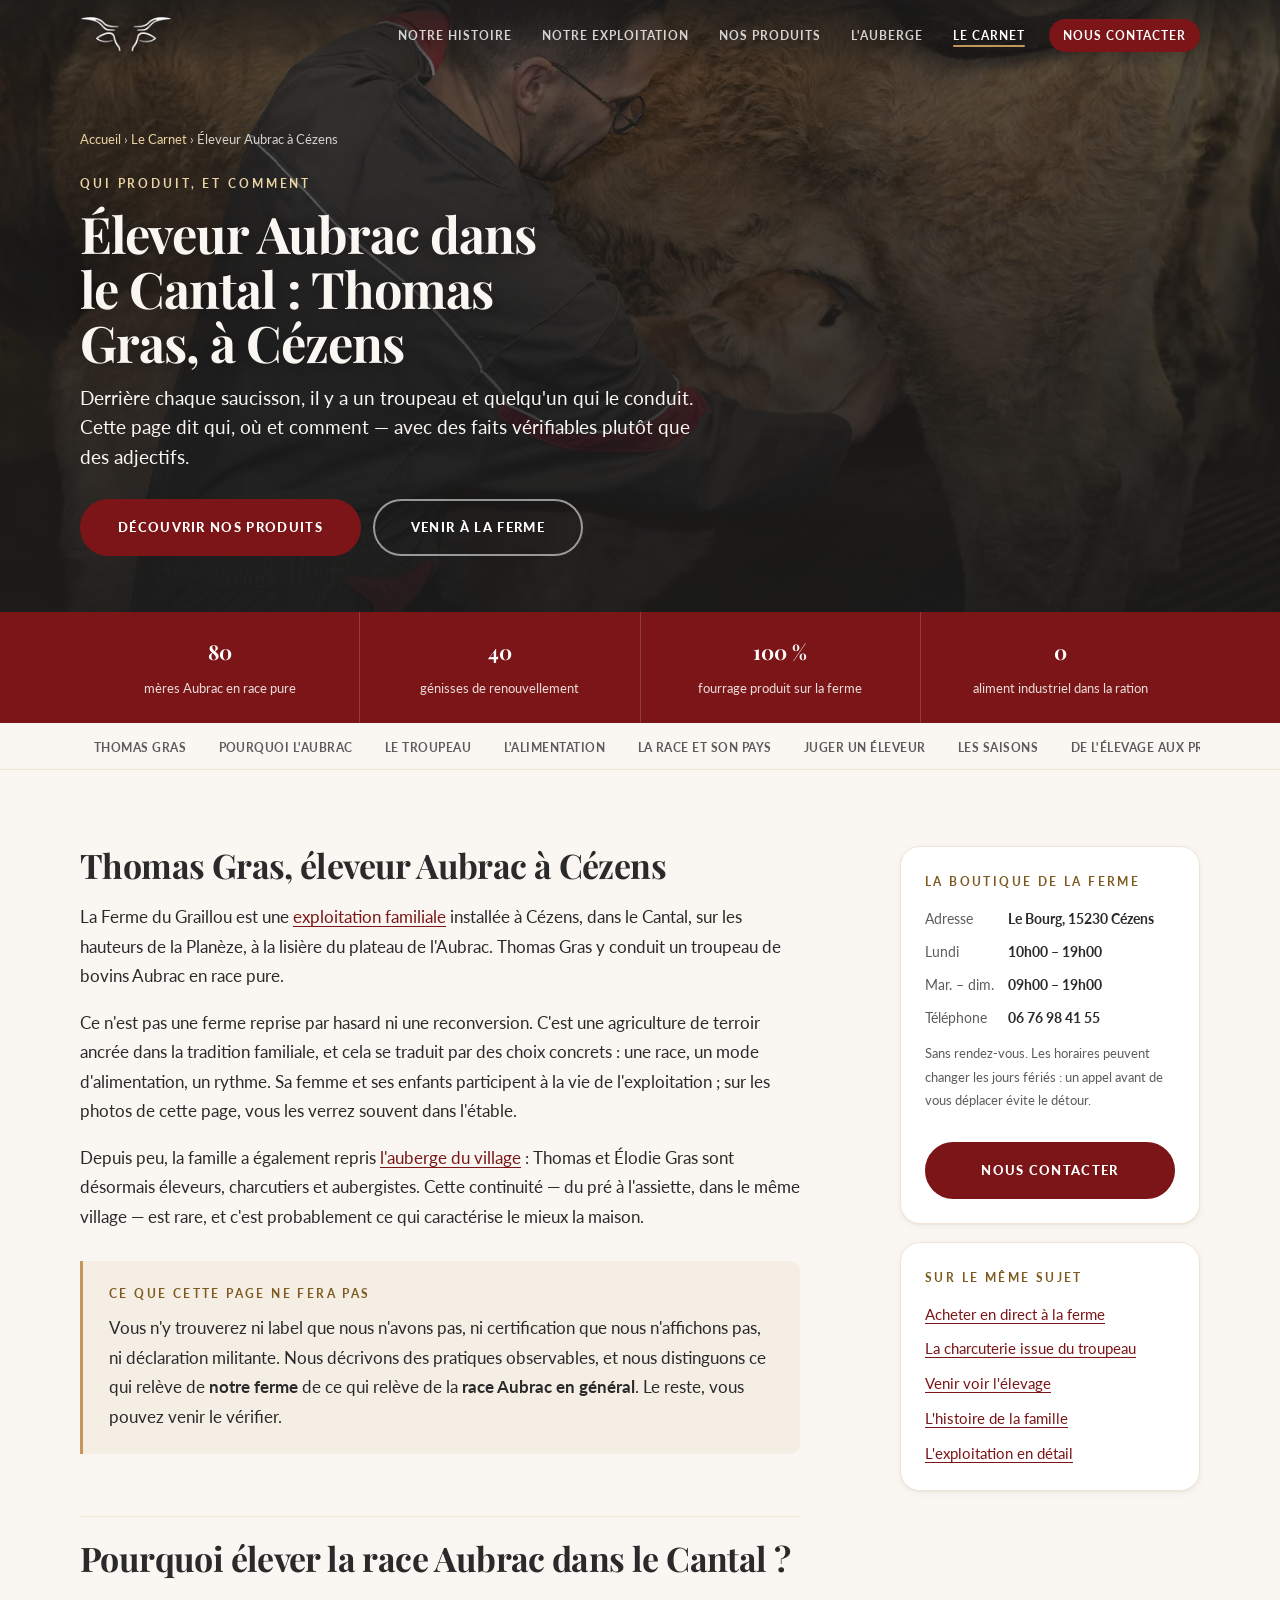
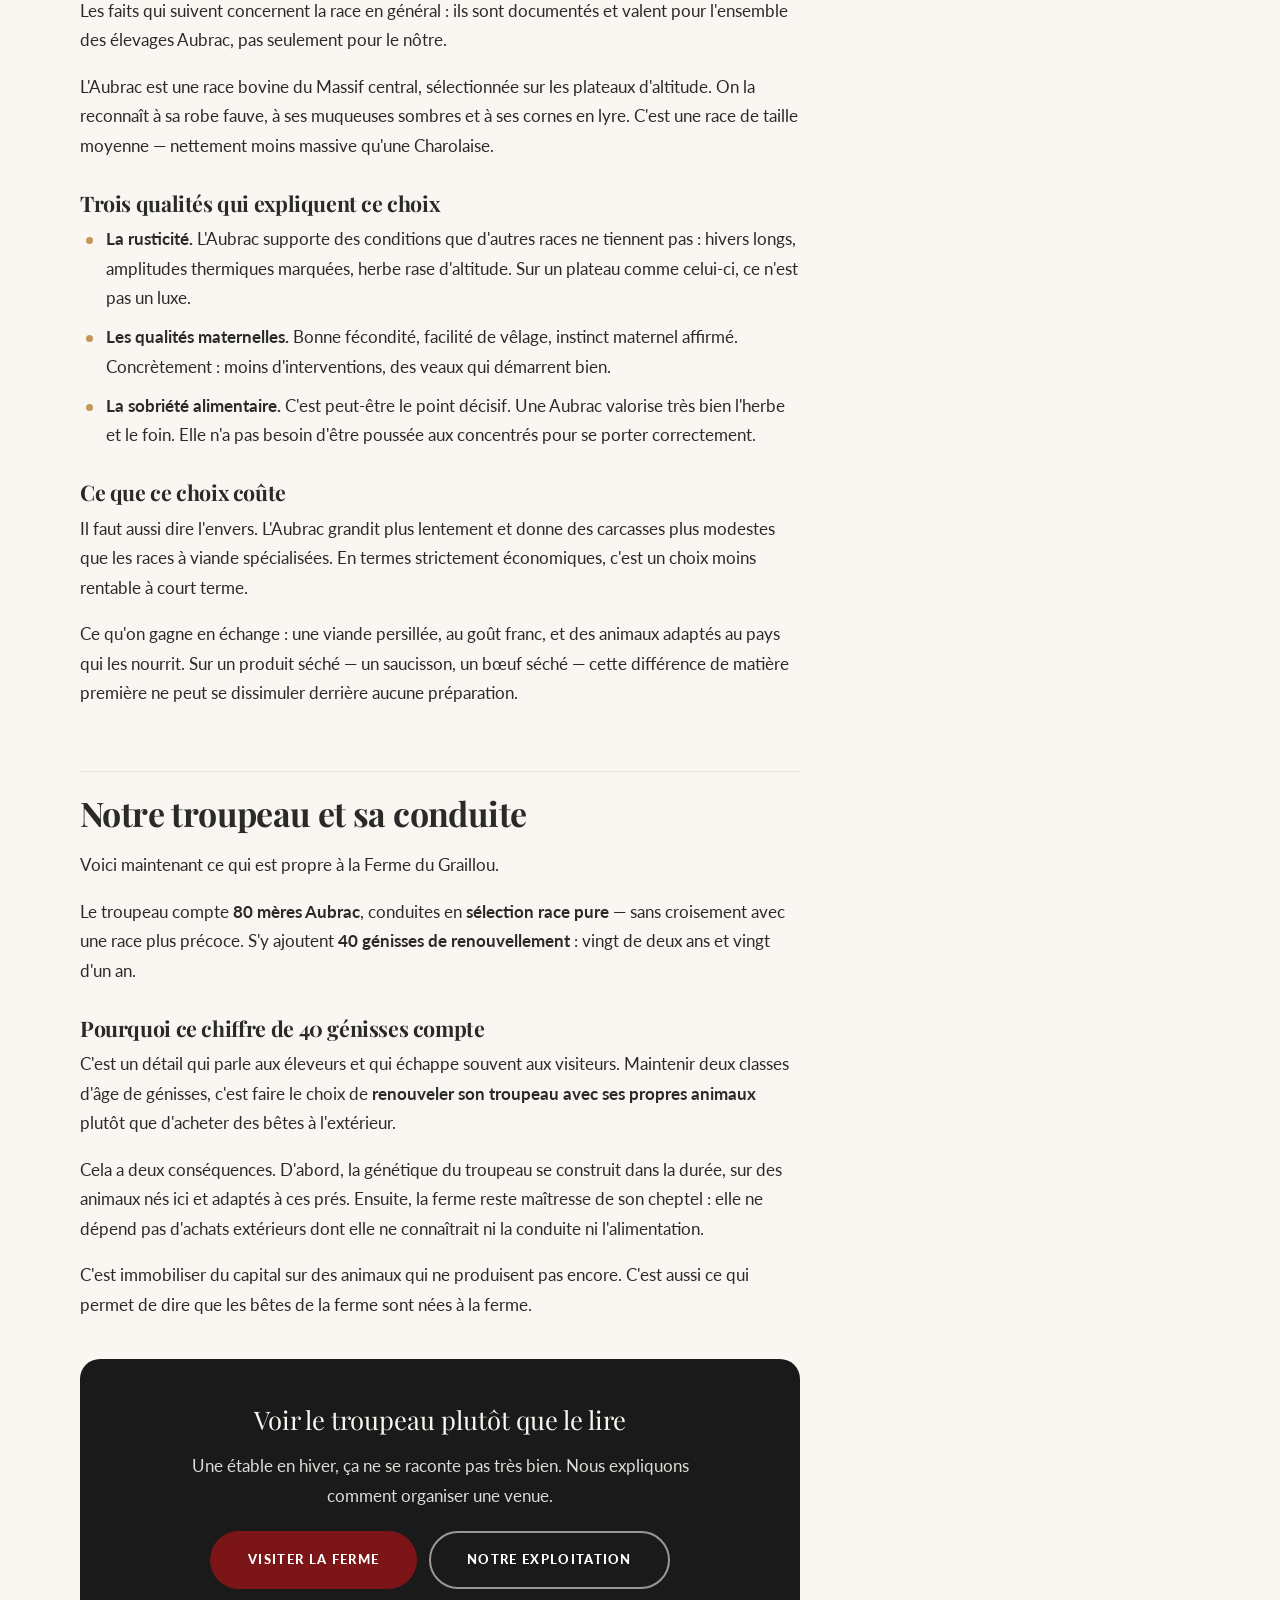
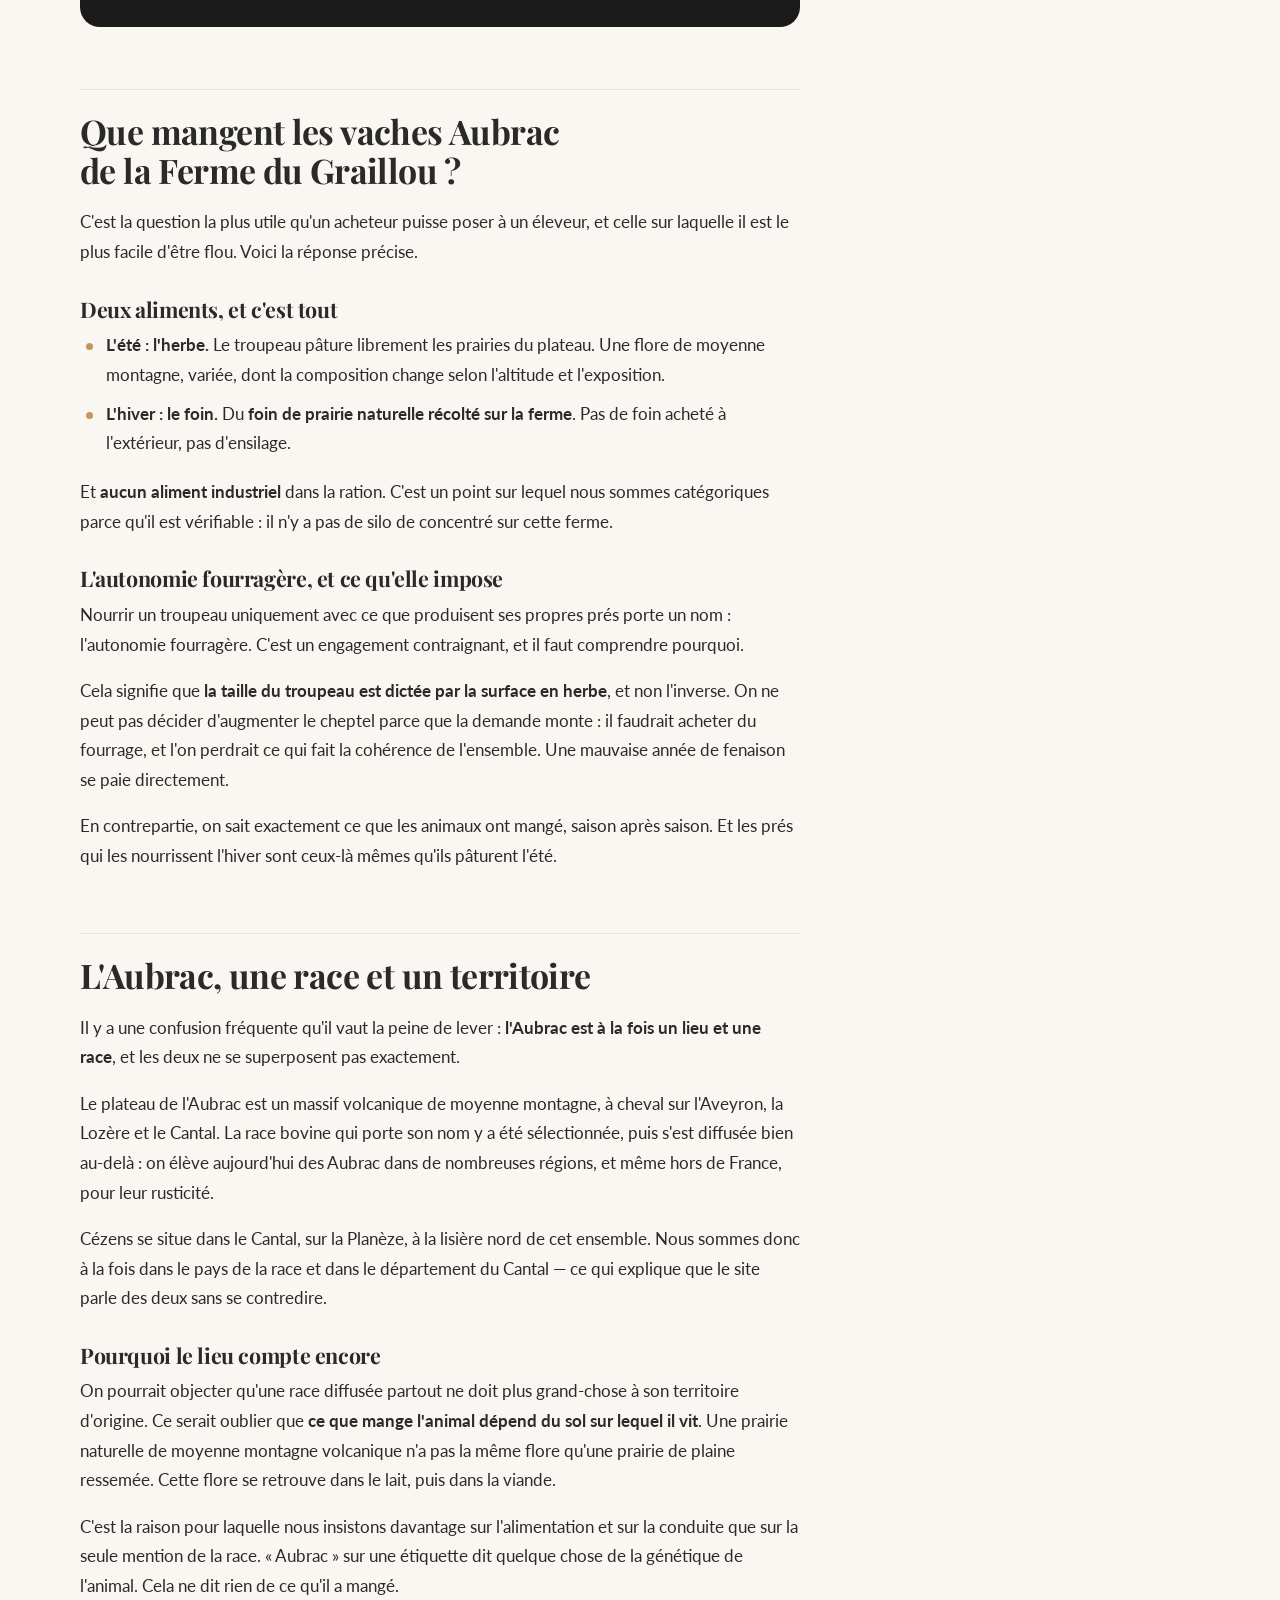
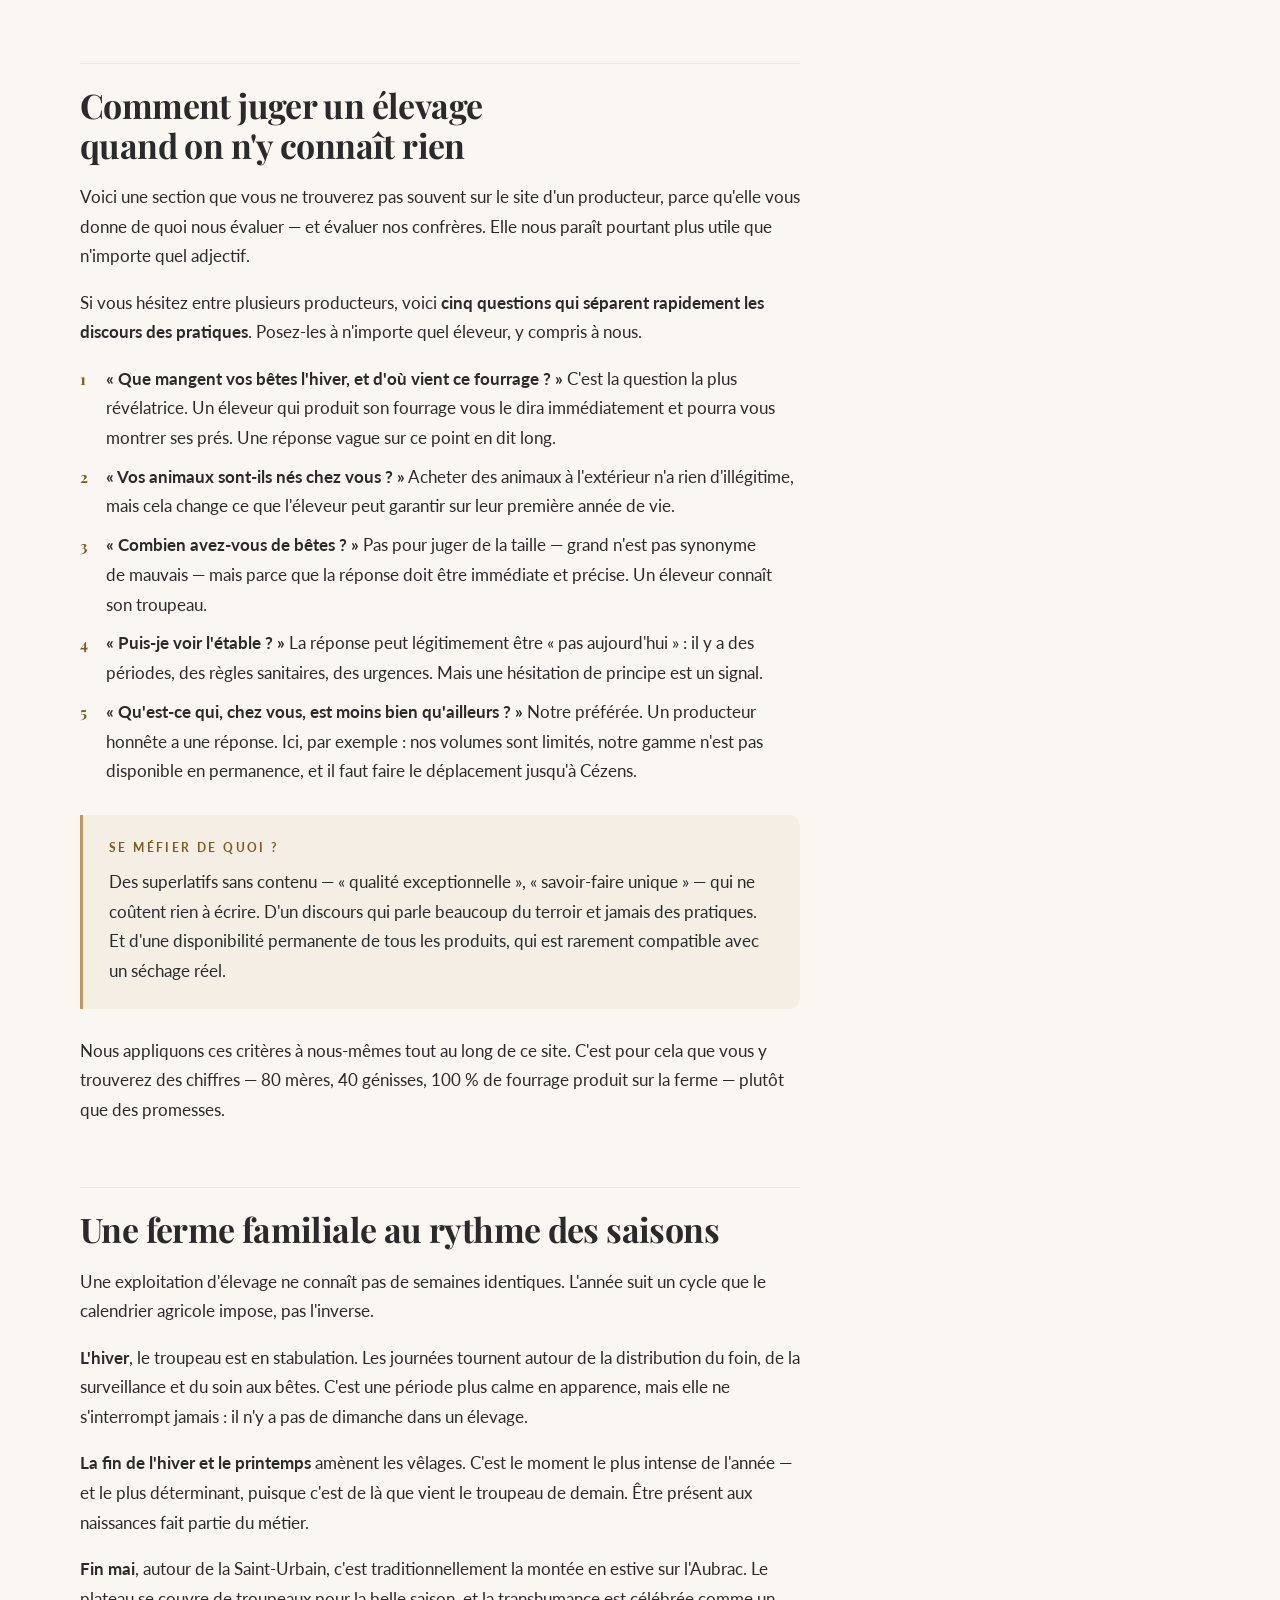
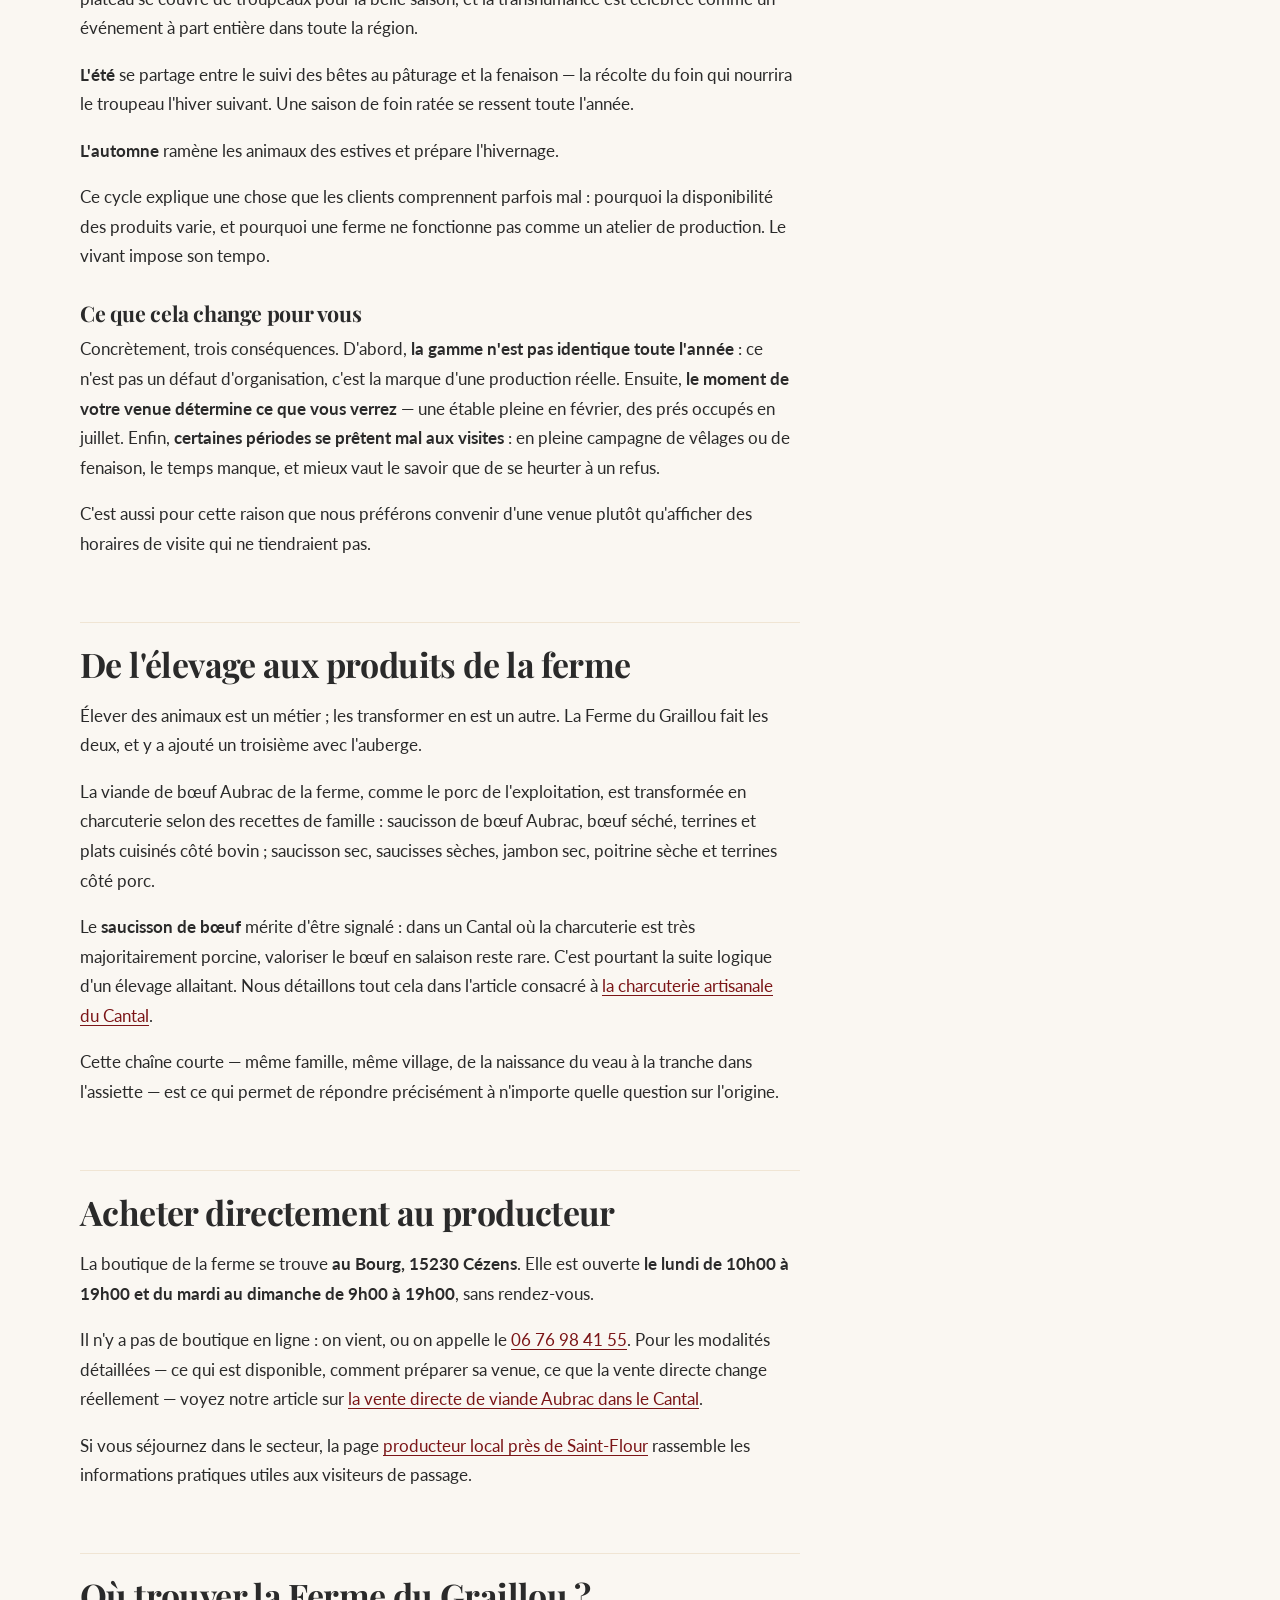
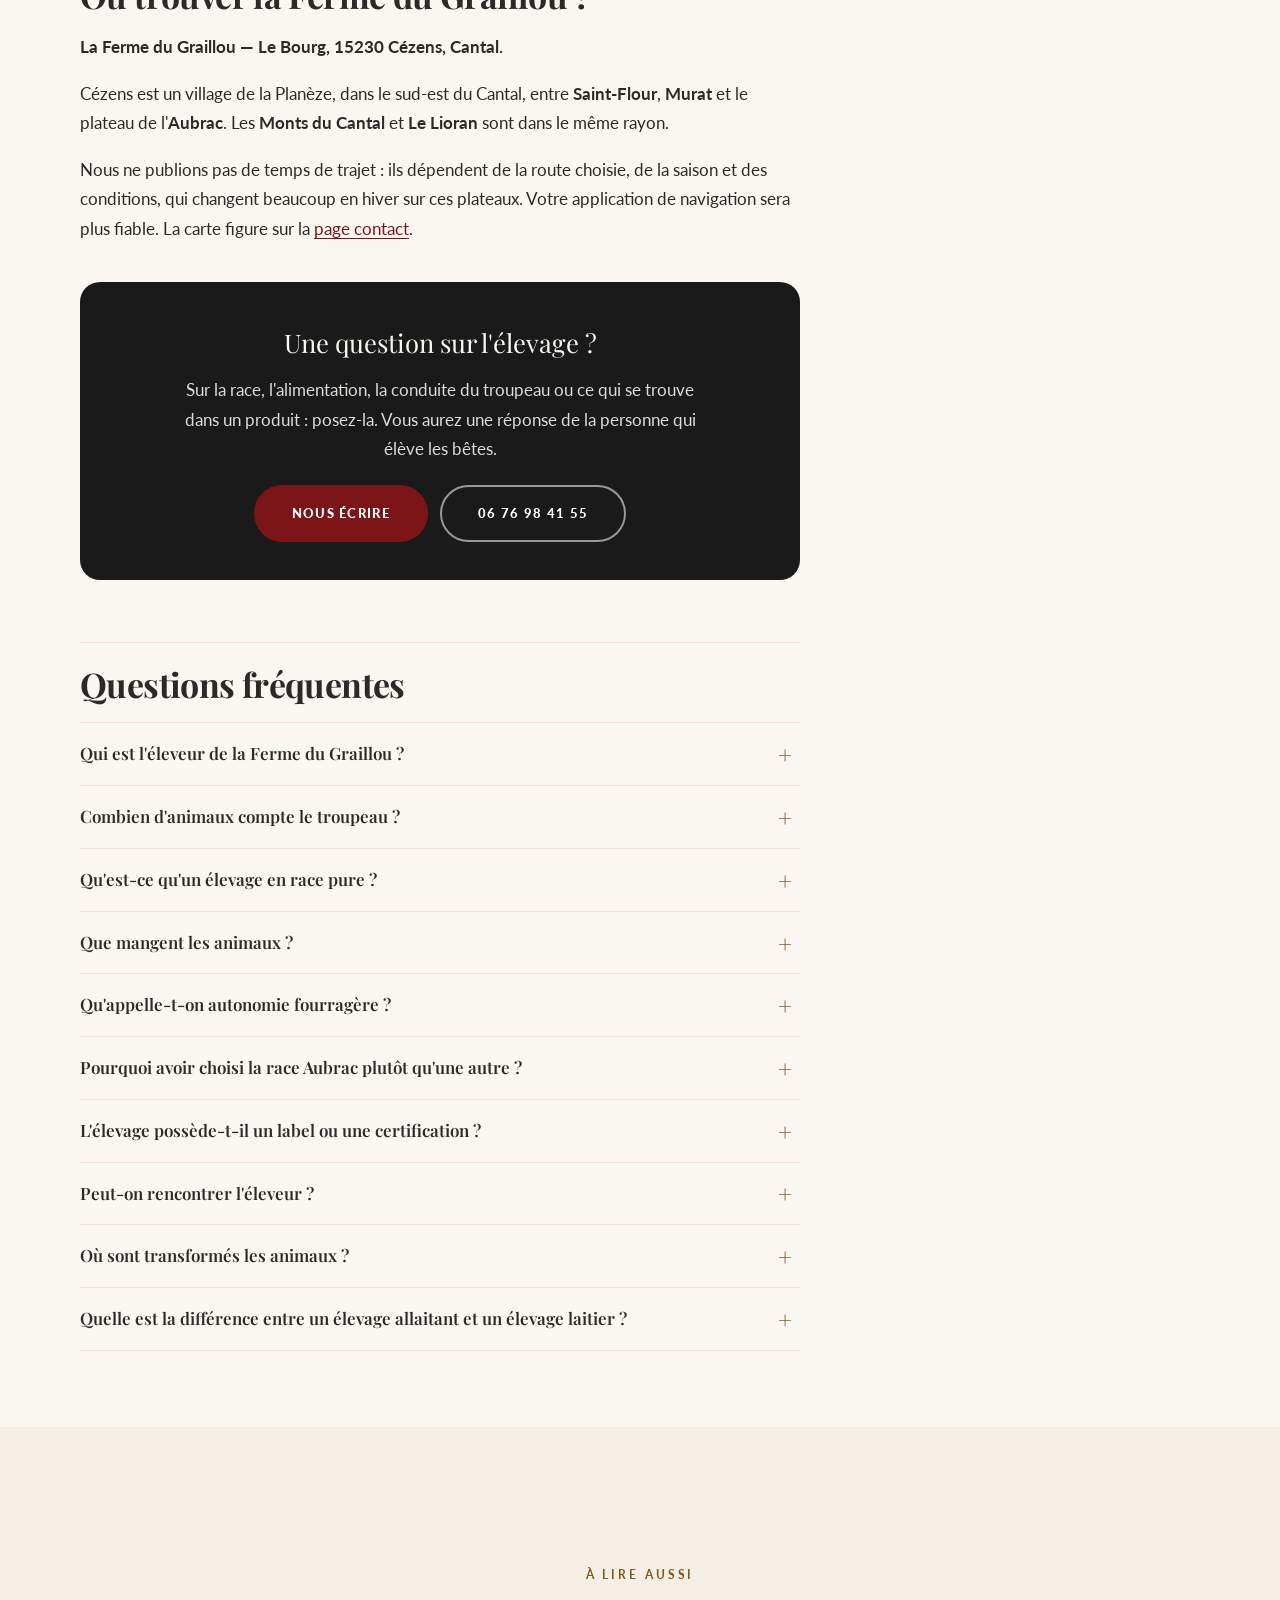
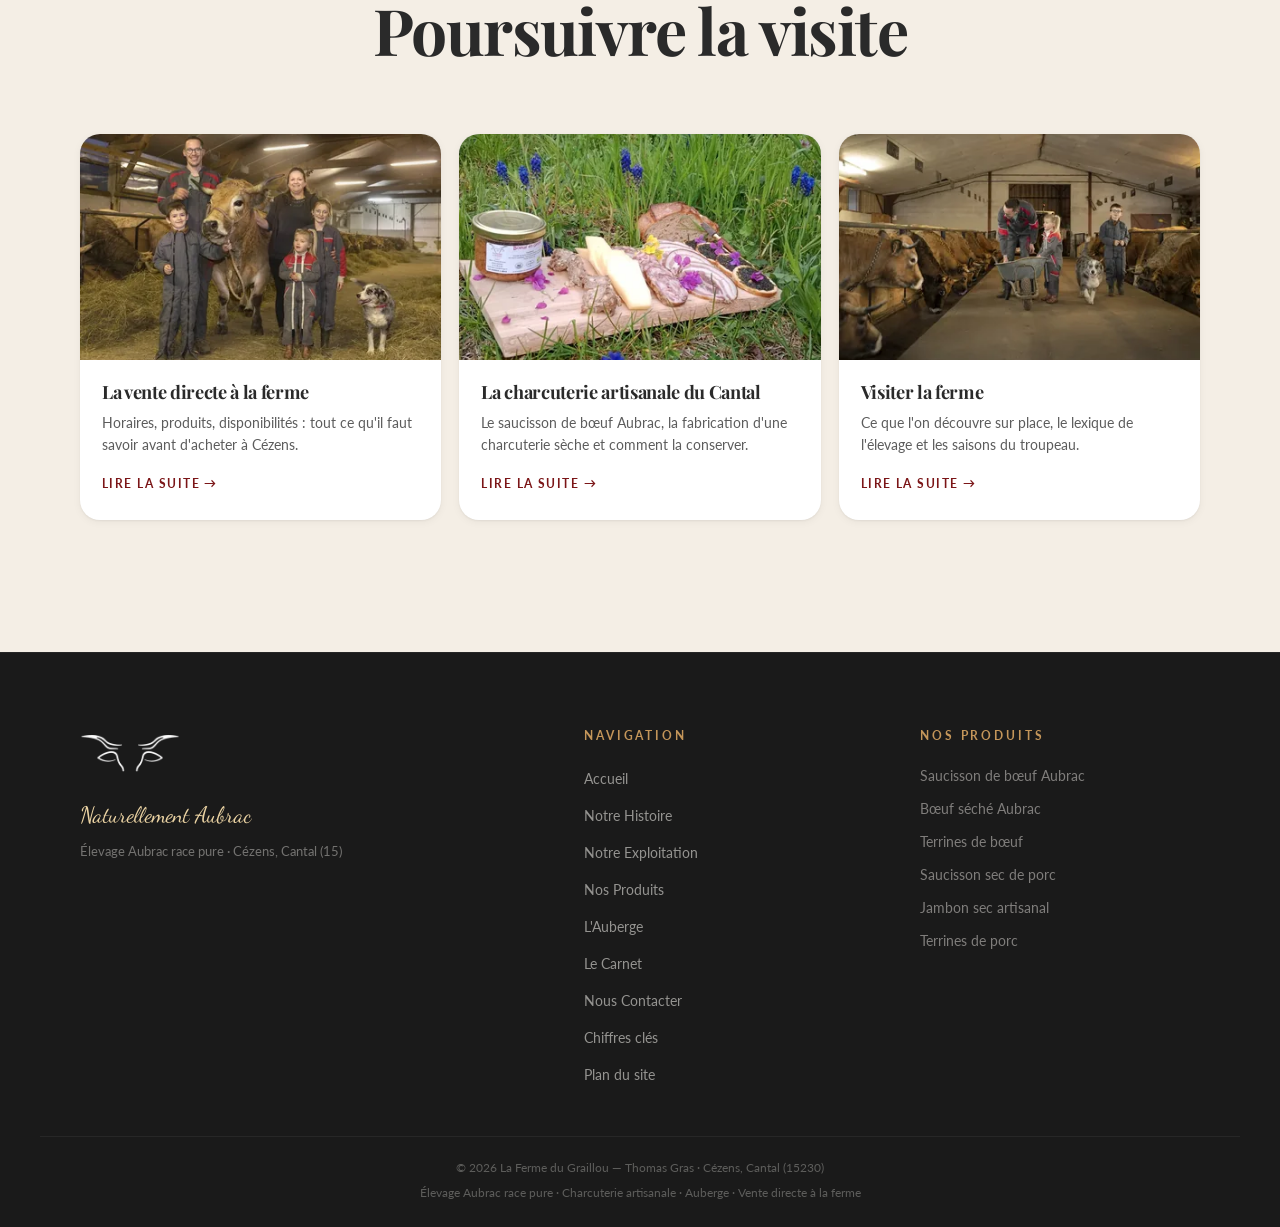
<file: blog/producteur-aubrac-cantal.html>
<!DOCTYPE html>
<html lang="fr">
<head>
  <meta charset="UTF-8">
  <meta name="viewport" content="width=device-width, initial-scale=1.0">

  <title>Éleveur Aubrac dans le Cantal : le troupeau de Cézens</title>
  <meta name="description" content="Éleveur Aubrac dans le Cantal : Thomas Gras conduit 80 mères en race pure à Cézens, en autonomie fourragère. La race, l'alimentation et les saisons.">
  <meta name="robots" content="index, follow, max-image-preview:large, max-snippet:-1">
  <meta name="geo.region" content="FR-15">
  <meta name="geo.placename" content="Cézens, Cantal">
  <link rel="canonical" href="https://www.fermedugraillou.fr/blog/producteur-aubrac-cantal.html">

  <meta property="og:type" content="article">
  <meta property="og:url" content="https://www.fermedugraillou.fr/blog/producteur-aubrac-cantal.html">
  <meta property="og:title" content="Thomas Gras, éleveur Aubrac à Cézens (Cantal)">
  <meta property="og:description" content="Éleveur Aubrac dans le Cantal : Thomas Gras conduit 80 mères en race pure à Cézens, en autonomie fourragère. La race, l'alimentation et les saisons.">
  <meta property="og:image" content="https://www.fermedugraillou.fr/images/opt/G23_9295-CR2_DxO_DeepPRIME-1200.jpg">
  <meta property="og:locale" content="fr_FR">
  <meta property="og:site_name" content="La Ferme du Graillou">
  <meta name="twitter:card" content="summary_large_image">
  <meta name="twitter:title" content="Thomas Gras, éleveur Aubrac à Cézens (Cantal)">
  <meta name="twitter:description" content="Éleveur Aubrac dans le Cantal : Thomas Gras conduit 80 mères en race pure à Cézens, en autonomie fourragère. La race, l'alimentation et les saisons.">
  <meta name="twitter:image" content="https://www.fermedugraillou.fr/images/opt/G23_9295-CR2_DxO_DeepPRIME-1200.jpg">

  <link rel="preconnect" href="https://fonts.googleapis.com">
  <link rel="preconnect" href="https://fonts.gstatic.com" crossorigin>
  <link href="https://fonts.googleapis.com/css2?family=Playfair+Display:ital,wght@0,400;0,600;0,700;1,400;1,600&family=Lato:wght@300;400;700;900&family=Dancing+Script:wght@600;700&display=swap" rel="stylesheet">
  <link rel="preload" as="image" href="../images/opt/G23_9295-CR2_DxO_DeepPRIME-1024.webp"
        imagesrcset="../images/opt/G23_9295-CR2_DxO_DeepPRIME-640.webp 640w, ../images/opt/G23_9295-CR2_DxO_DeepPRIME-1024.webp 1024w, ../images/opt/G23_9295-CR2_DxO_DeepPRIME-1600.webp 1600w"
        imagesizes="100vw" fetchpriority="high">
  <link rel="icon" type="image/png" sizes="32x32" href="../images/favicon-32.png">
  <link rel="apple-touch-icon" href="../images/favicon-180.png">
  <link rel="stylesheet" href="../style.css?v=b9a54c8b">

  <script type="application/ld+json">
  {
    "@context": "https://schema.org",
    "@graph": [
      {
        "@type": [
          "LocalBusiness",
          "Farm",
          "FoodEstablishment"
        ],
        "@id": "https://www.fermedugraillou.fr/#organisation",
        "name": "La Ferme du Graillou",
        "url": "https://www.fermedugraillou.fr/",
        "telephone": "+33676984155",
        "email": "elodie.bertrand1@orange.fr",
        "address": {
          "@type": "PostalAddress",
          "streetAddress": "Le Bourg",
          "addressLocality": "Cézens",
          "postalCode": "15230",
          "addressRegion": "Cantal",
          "addressCountry": "FR"
        },
        "openingHoursSpecification": [
          {
            "@type": "OpeningHoursSpecification",
            "dayOfWeek": "https://schema.org/Monday",
            "opens": "10:00",
            "closes": "19:00"
          },
          {
            "@type": "OpeningHoursSpecification",
            "dayOfWeek": [
              "https://schema.org/Tuesday",
              "https://schema.org/Wednesday",
              "https://schema.org/Thursday",
              "https://schema.org/Friday",
              "https://schema.org/Saturday",
              "https://schema.org/Sunday"
            ],
            "opens": "09:00",
            "closes": "19:00"
          }
        ],
        "sameAs": [
          "https://www.facebook.com/thomas.gras.92/",
          "https://www.instagram.com/gras4243/"
        ]
      },
      {
        "@type": "WebSite",
        "@id": "https://www.fermedugraillou.fr/#site",
        "url": "https://www.fermedugraillou.fr/",
        "name": "La Ferme du Graillou",
        "inLanguage": "fr-FR",
        "publisher": {
          "@id": "https://www.fermedugraillou.fr/#organisation"
        }
      },
      {
        "@type": "BreadcrumbList",
        "@id": "https://www.fermedugraillou.fr/blog/producteur-aubrac-cantal.html#fil",
        "itemListElement": [
          {
            "@type": "ListItem",
            "position": 1,
            "name": "Accueil",
            "item": "https://www.fermedugraillou.fr/"
          },
          {
            "@type": "ListItem",
            "position": 2,
            "name": "Le Carnet",
            "item": "https://www.fermedugraillou.fr/blog/index.html"
          },
          {
            "@type": "ListItem",
            "position": 3,
            "name": "Éleveur Aubrac dans le Cantal",
            "item": "https://www.fermedugraillou.fr/blog/producteur-aubrac-cantal.html"
          }
        ]
      },
      {
        "@type": [
          "WebPage"
        ],
        "@id": "https://www.fermedugraillou.fr/blog/producteur-aubrac-cantal.html#page",
        "url": "https://www.fermedugraillou.fr/blog/producteur-aubrac-cantal.html",
        "name": "Éleveur Aubrac dans le Cantal",
        "description": "Éleveur Aubrac dans le Cantal : Thomas Gras conduit 80 mères en race pure à Cézens, en autonomie fourragère. La race, l'alimentation et les saisons.",
        "inLanguage": "fr-FR",
        "isPartOf": {
          "@id": "https://www.fermedugraillou.fr/#site"
        },
        "about": {
          "@id": "https://www.fermedugraillou.fr/#organisation"
        },
        "primaryImageOfPage": {
          "@type": "ImageObject",
          "url": "https://www.fermedugraillou.fr/images/opt/G23_9295-CR2_DxO_DeepPRIME-1200.jpg"
        },
        "datePublished": "2026-09-26",
        "dateModified": "2026-10-12",
        "breadcrumb": {
          "@id": "https://www.fermedugraillou.fr/blog/producteur-aubrac-cantal.html#fil"
        },
        "mainEntity": {
          "@id": "https://www.fermedugraillou.fr/blog/producteur-aubrac-cantal.html#article"
        },
        "hasPart": [
          {
            "@id": "https://www.fermedugraillou.fr/blog/producteur-aubrac-cantal.html#faq"
          }
        ]
      },
      {
        "@type": "BlogPosting",
        "headline": "Éleveur Aubrac dans le Cantal",
        "description": "Éleveur Aubrac dans le Cantal : Thomas Gras conduit 80 mères en race pure à Cézens, en autonomie fourragère. La race, l'alimentation et les saisons.",
        "inLanguage": "fr-FR",
        "datePublished": "2026-09-26",
        "dateModified": "2026-10-12",
        "mainEntityOfPage": {
          "@id": "https://www.fermedugraillou.fr/blog/producteur-aubrac-cantal.html#page"
        },
        "image": "https://www.fermedugraillou.fr/images/opt/G23_9295-CR2_DxO_DeepPRIME-1200.jpg",
        "author": {
          "@id": "https://www.fermedugraillou.fr/#organisation"
        },
        "publisher": {
          "@id": "https://www.fermedugraillou.fr/#organisation"
        },
        "about": {
          "@type": "Thing",
          "name": "Élevage de bovins de race Aubrac dans le Cantal"
        },
        "@id": "https://www.fermedugraillou.fr/blog/producteur-aubrac-cantal.html#article",
        "url": "https://www.fermedugraillou.fr/blog/producteur-aubrac-cantal.html",
        "isPartOf": {
          "@id": "https://www.fermedugraillou.fr/blog/index.html#blog"
        }
      },
      {
        "@type": "FAQPage",
        "mainEntity": [
          {
            "@type": "Question",
            "name": "Qui est l'éleveur de la Ferme du Graillou ?",
            "acceptedAnswer": {
              "@type": "Answer",
              "text": "Thomas Gras, éleveur à Cézens dans le Cantal, où il conduit un troupeau de bovins Aubrac en race pure. Sa femme Élodie et leurs enfants participent à la vie de l'exploitation ; la famille tient également l'auberge du village."
            }
          },
          {
            "@type": "Question",
            "name": "Combien d'animaux compte le troupeau ?",
            "acceptedAnswer": {
              "@type": "Answer",
              "text": "80 mères Aubrac, auxquelles s'ajoutent 40 génisses de renouvellement : vingt de deux ans et vingt d'un an. Le troupeau se renouvelle avec ses propres animaux plutôt que par des achats extérieurs."
            }
          },
          {
            "@type": "Question",
            "name": "Qu'est-ce qu'un élevage en race pure ?",
            "acceptedAnswer": {
              "@type": "Answer",
              "text": "Un élevage conduit sans croisement avec une autre race. Ici, les Aubrac sont sélectionnées en race pure, ce qui implique une croissance plus lente et des carcasses plus modestes qu'avec des races à viande spécialisées, mais des animaux adaptés au territoire."
            }
          },
          {
            "@type": "Question",
            "name": "Que mangent les animaux ?",
            "acceptedAnswer": {
              "@type": "Answer",
              "text": "De l'herbe en libre pâturage sur les prairies du plateau à la belle saison, et du foin de prairie naturelle récolté sur la ferme en hiver. Aucun aliment industriel n'entre dans la ration."
            }
          },
          {
            "@type": "Question",
            "name": "Qu'appelle-t-on autonomie fourragère ?",
            "acceptedAnswer": {
              "@type": "Answer",
              "text": "Le fait de produire sur l'exploitation l'intégralité du fourrage consommé par le troupeau, sans achat extérieur. Cela impose de dimensionner le cheptel selon la surface en herbe disponible."
            }
          },
          {
            "@type": "Question",
            "name": "Pourquoi avoir choisi la race Aubrac plutôt qu'une autre ?",
            "acceptedAnswer": {
              "@type": "Answer",
              "text": "Pour sa rusticité en moyenne montagne, ses qualités maternelles et sa sobriété alimentaire, qui la rendent cohérente avec un plateau d'altitude et une conduite à l'herbe et au foin."
            }
          },
          {
            "@type": "Question",
            "name": "L'élevage possède-t-il un label ou une certification ?",
            "acceptedAnswer": {
              "@type": "Answer",
              "text": "Nous n'affichons aucun label ni certification sur cette page. Nous préférons décrire des pratiques vérifiables plutôt que revendiquer des mentions officielles. Pour toute question précise, contactez-nous directement."
            }
          },
          {
            "@type": "Question",
            "name": "Peut-on rencontrer l'éleveur ?",
            "acceptedAnswer": {
              "@type": "Answer",
              "text": "À la boutique, ouverte toute la semaine, c'est souvent possible. Pour une découverte de l'élevage, contactez-nous en amont : les possibilités dépendent de la saison et du travail en cours."
            }
          },
          {
            "@type": "Question",
            "name": "Où sont transformés les animaux ?",
            "acceptedAnswer": {
              "@type": "Answer",
              "text": "La viande de bœuf Aubrac et le porc de l'exploitation sont transformés en charcuterie selon des recettes de famille, et proposés à la boutique de la ferme ainsi qu'à l'auberge du village."
            }
          },
          {
            "@type": "Question",
            "name": "Quelle est la différence entre un élevage allaitant et un élevage laitier ?",
            "acceptedAnswer": {
              "@type": "Answer",
              "text": "Dans un élevage allaitant comme le nôtre, les veaux sont nourris par leur mère et le lait ne fait pas l'objet d'une collecte. Dans un élevage laitier, le lait est trait et valorisé, notamment en fromage."
            }
          }
        ],
        "@id": "https://www.fermedugraillou.fr/blog/producteur-aubrac-cantal.html#faq"
      }
    ]
  }
  </script>
</head>
<body>

  <div class="scroll-progress" aria-hidden="true"></div>

  <header class="site-header" id="site-header">
    <nav class="nav-container" aria-label="Navigation principale">
      <a href="/" class="nav-logo" aria-label="La Ferme du Graillou – Retour à l'accueil">
        <img src="../images/opt/logo-blanc-1024.webp" alt="Logo La Ferme du Graillou – Élevage Aubrac Cézens Cantal"
             width="110" height="74" srcset="../images/opt/logo-blanc-220.webp 220w, ../images/opt/logo-blanc-640.webp 640w" sizes="110px">
      </a>
      <button class="nav-toggle" id="nav-toggle" aria-expanded="false" aria-controls="nav-menu"
              aria-label="Ouvrir le menu de navigation">
        <span class="burger-line"></span><span class="burger-line"></span><span class="burger-line"></span>
      </button>
      <ul class="nav-menu" id="nav-menu" role="list">
        <li><a href="../histoire.html" class="nav-link">Notre Histoire</a></li>
        <li><a href="../exploitation.html" class="nav-link">Notre Exploitation</a></li>
        <li><a href="../produits.html" class="nav-link">Nos Produits</a></li>
        <li><a href="../auberge.html" class="nav-link">L'Auberge</a></li>
        <li><a href="index.html" class="nav-link is-active">Le Carnet</a></li>
        <li><a href="../contact.html" class="nav-link nav-cta">Nous Contacter</a></li>
      </ul>
    </nav>
  </header>

  <main id="main">

    <section class="bl-hero" aria-labelledby="titre">
      <div class="bl-hero-media" aria-hidden="true">
        <img src="../images/opt/G23_9295-CR2_DxO_DeepPRIME-1024.webp" alt="Thomas Gras auprès d&#x27;un veau Aubrac nouveau-né dans l&#x27;étable de la Ferme du Graillou à Cézens" width="1600" height="1600" fetchpriority="high" decoding="async"
         srcset="../images/opt/G23_9295-CR2_DxO_DeepPRIME-400.webp 400w, ../images/opt/G23_9295-CR2_DxO_DeepPRIME-640.webp 640w, ../images/opt/G23_9295-CR2_DxO_DeepPRIME-1024.webp 1024w, ../images/opt/G23_9295-CR2_DxO_DeepPRIME-1600.webp 1600w" sizes="100vw">
      </div>
      <div class="bl-hero-voile" aria-hidden="true"></div>
      <div class="bl-hero-inner">
        <div class="container">
          <p class="bl-fil"><a href="/">Accueil</a> › <a href="index.html">Le Carnet</a> › <span aria-current="page">Éleveur Aubrac à Cézens</span></p>
          <span class="eyebrow eyebrow--light">Qui produit, et comment</span>
          <h1 id="titre">Éleveur Aubrac dans le Cantal : Thomas Gras, à Cézens</h1>
          <p class="bl-hero-sous">Derrière chaque saucisson, il y a un troupeau et quelqu'un qui le conduit. Cette page dit qui, où et comment — avec des faits vérifiables plutôt que des adjectifs.</p>
          <div class="bl-hero-actions">
            <a href="../produits.html" class="btn btn-primary">Découvrir nos produits</a>
            <a href="../contact.html" class="btn btn-ghost">Venir à la ferme</a>
          </div>
        </div>
      </div>
    </section>

    <section class="bl-preuves" aria-label="Repères sur la ferme">
      <div class="container"><ul role="list"><li><b>80</b><span>mères Aubrac en race pure</span></li><li><b>40</b><span>génisses de renouvellement</span></li><li><b>100 %</b><span>fourrage produit sur la ferme</span></li><li><b>0</b><span>aliment industriel dans la ration</span></li></ul></div>
    </section>

  <nav class="bl-ancres" aria-label="Sommaire de l'article">
    <div class="container"><ul role="list"><li><a href="#thomas">Thomas Gras</a></li><li><a href="#pourquoi-aubrac">Pourquoi l&#x27;Aubrac</a></li><li><a href="#troupeau">Le troupeau</a></li><li><a href="#alimentation">L&#x27;alimentation</a></li><li><a href="#territoire">La race et son pays</a></li><li><a href="#juger">Juger un éleveur</a></li><li><a href="#saisons">Les saisons</a></li><li><a href="#produits">De l&#x27;élevage aux produits</a></li><li><a href="#acheter">Acheter au producteur</a></li><li><a href="#trouver">Nous trouver</a></li></ul></div>
  </nav>

    <div class="bl-corps">
      <div class="container">
        <div class="bl-grille">
          <article class="bl-texte">
    <section id="thomas">
      <h2>Thomas Gras, éleveur Aubrac à Cézens</h2>

      <p>La Ferme du Graillou est une <a href="../histoire.html">exploitation familiale</a> installée à Cézens, dans le Cantal, sur les hauteurs de la Planèze, à la lisière du plateau de l'Aubrac. Thomas Gras y conduit un troupeau de bovins Aubrac en race pure.</p>

      <p>Ce n'est pas une ferme reprise par hasard ni une reconversion. C'est une agriculture de terroir ancrée dans la tradition familiale, et cela se traduit par des choix concrets : une race, un mode d'alimentation, un rythme. Sa femme et ses enfants participent à la vie de l'exploitation ; sur les photos de cette page, vous les verrez souvent dans l'étable.</p>

      <p>Depuis peu, la famille a également repris <a href="../auberge.html">l'auberge du village</a> : Thomas et Élodie Gras sont désormais éleveurs, charcutiers et aubergistes. Cette continuité — du pré à l'assiette, dans le même village — est rare, et c'est probablement ce qui caractérise le mieux la maison.</p>

      <div class="bl-encadre">
        <p class="bl-encadre-titre">Ce que cette page ne fera pas</p>
        <p>Vous n'y trouverez ni label que nous n'avons pas, ni certification que nous n'affichons pas, ni déclaration militante. Nous décrivons des pratiques observables, et nous distinguons ce qui relève de <strong>notre ferme</strong> de ce qui relève de la <strong>race Aubrac en général</strong>. Le reste, vous pouvez venir le vérifier.</p>
      </div>

    </section>
    <section id="pourquoi-aubrac">
      <h2>Pourquoi élever la race Aubrac dans le Cantal ?</h2>

      <p>Les faits qui suivent concernent la race en général : ils sont documentés et valent pour l'ensemble des élevages Aubrac, pas seulement pour le nôtre.</p>

      <p>L'Aubrac est une race bovine du Massif central, sélectionnée sur les plateaux d'altitude. On la reconnaît à sa robe fauve, à ses muqueuses sombres et à ses cornes en lyre. C'est une race de taille moyenne — nettement moins massive qu'une Charolaise.</p>

      <h3>Trois qualités qui expliquent ce choix</h3>

      <ul>
        <li><strong>La rusticité.</strong> L'Aubrac supporte des conditions que d'autres races ne tiennent pas : hivers longs, amplitudes thermiques marquées, herbe rase d'altitude. Sur un plateau comme celui-ci, ce n'est pas un luxe.</li>
        <li><strong>Les qualités maternelles.</strong> Bonne fécondité, facilité de vêlage, instinct maternel affirmé. Concrètement : moins d'interventions, des veaux qui démarrent bien.</li>
        <li><strong>La sobriété alimentaire.</strong> C'est peut-être le point décisif. Une Aubrac valorise très bien l'herbe et le foin. Elle n'a pas besoin d'être poussée aux concentrés pour se porter correctement.</li>
      </ul>

      <h3>Ce que ce choix coûte</h3>

      <p>Il faut aussi dire l'envers. L'Aubrac grandit plus lentement et donne des carcasses plus modestes que les races à viande spécialisées. En termes strictement économiques, c'est un choix moins rentable à court terme.</p>

      <p>Ce qu'on gagne en échange : une viande persillée, au goût franc, et des animaux adaptés au pays qui les nourrit. Sur un produit séché — un saucisson, un bœuf séché — cette différence de matière première ne peut se dissimuler derrière aucune préparation.</p>

    </section>
    <section id="troupeau">
      <h2>Notre troupeau et sa conduite</h2>

      <p>Voici maintenant ce qui est propre à la Ferme du Graillou.</p>

      <p>Le troupeau compte <strong>80 mères Aubrac</strong>, conduites en <strong>sélection race pure</strong> — sans croisement avec une race plus précoce. S'y ajoutent <strong>40 génisses de renouvellement</strong> : vingt de deux ans et vingt d'un an.</p>

      <h3>Pourquoi ce chiffre de 40 génisses compte</h3>

      <p>C'est un détail qui parle aux éleveurs et qui échappe souvent aux visiteurs. Maintenir deux classes d'âge de génisses, c'est faire le choix de <strong>renouveler son troupeau avec ses propres animaux</strong> plutôt que d'acheter des bêtes à l'extérieur.</p>

      <p>Cela a deux conséquences. D'abord, la génétique du troupeau se construit dans la durée, sur des animaux nés ici et adaptés à ces prés. Ensuite, la ferme reste maîtresse de son cheptel : elle ne dépend pas d'achats extérieurs dont elle ne connaîtrait ni la conduite ni l'alimentation.</p>

      <p>C'est immobiliser du capital sur des animaux qui ne produisent pas encore. C'est aussi ce qui permet de dire que les bêtes de la ferme sont nées à la ferme.</p>

      <div class="bl-cta">
        <p class="bl-cta-titre">Voir le troupeau plutôt que le lire</p>
        <p>Une étable en hiver, ça ne se raconte pas très bien. Nous expliquons comment organiser une venue.</p>
        <div class="bl-cta-boutons">
          <a href="visite-ferme-cantal.html" class="btn btn-primary">Visiter la ferme</a>
          <a href="../exploitation.html" class="btn btn-ghost">Notre exploitation</a>
        </div>
      </div>

    </section>
    <section id="alimentation">
      <h2>Que mangent les vaches Aubrac de la Ferme du Graillou ?</h2>

      <p>C'est la question la plus utile qu'un acheteur puisse poser à un éleveur, et celle sur laquelle il est le plus facile d'être flou. Voici la réponse précise.</p>

      <h3>Deux aliments, et c'est tout</h3>

      <ul>
        <li><strong>L'été : l'herbe.</strong> Le troupeau pâture librement les prairies du plateau. Une flore de moyenne montagne, variée, dont la composition change selon l'altitude et l'exposition.</li>
        <li><strong>L'hiver : le foin.</strong> Du <strong>foin de prairie naturelle récolté sur la ferme</strong>. Pas de foin acheté à l'extérieur, pas d'ensilage.</li>
      </ul>

      <p>Et <strong>aucun aliment industriel</strong> dans la ration. C'est un point sur lequel nous sommes catégoriques parce qu'il est vérifiable : il n'y a pas de silo de concentré sur cette ferme.</p>

      <h3>L'autonomie fourragère, et ce qu'elle impose</h3>

      <p>Nourrir un troupeau uniquement avec ce que produisent ses propres prés porte un nom : l'autonomie fourragère. C'est un engagement contraignant, et il faut comprendre pourquoi.</p>

      <p>Cela signifie que <strong>la taille du troupeau est dictée par la surface en herbe</strong>, et non l'inverse. On ne peut pas décider d'augmenter le cheptel parce que la demande monte : il faudrait acheter du fourrage, et l'on perdrait ce qui fait la cohérence de l'ensemble. Une mauvaise année de fenaison se paie directement.</p>

      <p>En contrepartie, on sait exactement ce que les animaux ont mangé, saison après saison. Et les prés qui les nourrissent l'hiver sont ceux-là mêmes qu'ils pâturent l'été.</p>

    </section>
    <section id="territoire">
      <h2>L&#x27;Aubrac, une race et un territoire</h2>

      <p>Il y a une confusion fréquente qu'il vaut la peine de lever : <strong>l'Aubrac est à la fois un lieu et une race</strong>, et les deux ne se superposent pas exactement.</p>

      <p>Le plateau de l'Aubrac est un massif volcanique de moyenne montagne, à cheval sur l'Aveyron, la Lozère et le Cantal. La race bovine qui porte son nom y a été sélectionnée, puis s'est diffusée bien au-delà : on élève aujourd'hui des Aubrac dans de nombreuses régions, et même hors de France, pour leur rusticité.</p>

      <p>Cézens se situe dans le Cantal, sur la Planèze, à la lisière nord de cet ensemble. Nous sommes donc à la fois dans le pays de la race et dans le département du Cantal — ce qui explique que le site parle des deux sans se contredire.</p>

      <h3>Pourquoi le lieu compte encore</h3>

      <p>On pourrait objecter qu'une race diffusée partout ne doit plus grand-chose à son territoire d'origine. Ce serait oublier que <strong>ce que mange l'animal dépend du sol sur lequel il vit</strong>. Une prairie naturelle de moyenne montagne volcanique n'a pas la même flore qu'une prairie de plaine ressemée. Cette flore se retrouve dans le lait, puis dans la viande.</p>

      <p>C'est la raison pour laquelle nous insistons davantage sur l'alimentation et sur la conduite que sur la seule mention de la race. « Aubrac » sur une étiquette dit quelque chose de la génétique de l'animal. Cela ne dit rien de ce qu'il a mangé.</p>

    </section>
    <section id="juger">
      <h2>Comment juger un élevage quand on n&#x27;y connaît rien</h2>

      <p>Voici une section que vous ne trouverez pas souvent sur le site d'un producteur, parce qu'elle vous donne de quoi nous évaluer — et évaluer nos confrères. Elle nous paraît pourtant plus utile que n'importe quel adjectif.</p>

      <p>Si vous hésitez entre plusieurs producteurs, voici <strong>cinq questions qui séparent rapidement les discours des pratiques</strong>. Posez-les à n'importe quel éleveur, y compris à nous.</p>

      <ol>
        <li><strong>« Que mangent vos bêtes l'hiver, et d'où vient ce fourrage ? »</strong> C'est la question la plus révélatrice. Un éleveur qui produit son fourrage vous le dira immédiatement et pourra vous montrer ses prés. Une réponse vague sur ce point en dit long.</li>
        <li><strong>« Vos animaux sont-ils nés chez vous ? »</strong> Acheter des animaux à l'extérieur n'a rien d'illégitime, mais cela change ce que l'éleveur peut garantir sur leur première année de vie.</li>
        <li><strong>« Combien avez-vous de bêtes ? »</strong> Pas pour juger de la taille — grand n'est pas synonyme de mauvais — mais parce que la réponse doit être immédiate et précise. Un éleveur connaît son troupeau.</li>
        <li><strong>« Puis-je voir l'étable ? »</strong> La réponse peut légitimement être « pas aujourd'hui » : il y a des périodes, des règles sanitaires, des urgences. Mais une hésitation de principe est un signal.</li>
        <li><strong>« Qu'est-ce qui, chez vous, est moins bien qu'ailleurs ? »</strong> Notre préférée. Un producteur honnête a une réponse. Ici, par exemple : nos volumes sont limités, notre gamme n'est pas disponible en permanence, et il faut faire le déplacement jusqu'à Cézens.</li>
      </ol>

      <div class="bl-encadre">
        <p class="bl-encadre-titre">Se méfier de quoi ?</p>
        <p>Des superlatifs sans contenu — « qualité exceptionnelle », « savoir-faire unique » — qui ne coûtent rien à écrire. D'un discours qui parle beaucoup du terroir et jamais des pratiques. Et d'une disponibilité permanente de tous les produits, qui est rarement compatible avec un séchage réel.</p>
      </div>

      <p>Nous appliquons ces critères à nous-mêmes tout au long de ce site. C'est pour cela que vous y trouverez des chiffres — 80 mères, 40 génisses, 100 % de fourrage produit sur la ferme — plutôt que des promesses.</p>

    </section>
    <section id="saisons">
      <h2>Une ferme familiale au rythme des saisons</h2>

      <p>Une exploitation d'élevage ne connaît pas de semaines identiques. L'année suit un cycle que le calendrier agricole impose, pas l'inverse.</p>

      <p><strong>L'hiver</strong>, le troupeau est en stabulation. Les journées tournent autour de la distribution du foin, de la surveillance et du soin aux bêtes. C'est une période plus calme en apparence, mais elle ne s'interrompt jamais : il n'y a pas de dimanche dans un élevage.</p>

      <p><strong>La fin de l'hiver et le printemps</strong> amènent les vêlages. C'est le moment le plus intense de l'année — et le plus déterminant, puisque c'est de là que vient le troupeau de demain. Être présent aux naissances fait partie du métier.</p>

      <p><strong>Fin mai</strong>, autour de la Saint-Urbain, c'est traditionnellement la montée en estive sur l'Aubrac. Le plateau se couvre de troupeaux pour la belle saison, et la transhumance est célébrée comme un événement à part entière dans toute la région.</p>

      <p><strong>L'été</strong> se partage entre le suivi des bêtes au pâturage et la fenaison — la récolte du foin qui nourrira le troupeau l'hiver suivant. Une saison de foin ratée se ressent toute l'année.</p>

      <p><strong>L'automne</strong> ramène les animaux des estives et prépare l'hivernage.</p>

      <p>Ce cycle explique une chose que les clients comprennent parfois mal : pourquoi la disponibilité des produits varie, et pourquoi une ferme ne fonctionne pas comme un atelier de production. Le vivant impose son tempo.</p>

      <h3>Ce que cela change pour vous</h3>

      <p>Concrètement, trois conséquences. D'abord, <strong>la gamme n'est pas identique toute l'année</strong> : ce n'est pas un défaut d'organisation, c'est la marque d'une production réelle. Ensuite, <strong>le moment de votre venue détermine ce que vous verrez</strong> — une étable pleine en février, des prés occupés en juillet. Enfin, <strong>certaines périodes se prêtent mal aux visites</strong> : en pleine campagne de vêlages ou de fenaison, le temps manque, et mieux vaut le savoir que de se heurter à un refus.</p>

      <p>C'est aussi pour cette raison que nous préférons convenir d'une venue plutôt qu'afficher des horaires de visite qui ne tiendraient pas.</p>

    </section>
    <section id="produits">
      <h2>De l&#x27;élevage aux produits de la ferme</h2>

      <p>Élever des animaux est un métier ; les transformer en est un autre. La Ferme du Graillou fait les deux, et y a ajouté un troisième avec l'auberge.</p>

      <p>La viande de bœuf Aubrac de la ferme, comme le porc de l'exploitation, est transformée en charcuterie selon des recettes de famille : saucisson de bœuf Aubrac, bœuf séché, terrines et plats cuisinés côté bovin ; saucisson sec, saucisses sèches, jambon sec, poitrine sèche et terrines côté porc.</p>

      <p>Le <strong>saucisson de bœuf</strong> mérite d'être signalé : dans un Cantal où la charcuterie est très majoritairement porcine, valoriser le bœuf en salaison reste rare. C'est pourtant la suite logique d'un élevage allaitant. Nous détaillons tout cela dans l'article consacré à <a href="charcuterie-artisanale-cantal.html">la charcuterie artisanale du Cantal</a>.</p>

      <p>Cette chaîne courte — même famille, même village, de la naissance du veau à la tranche dans l'assiette — est ce qui permet de répondre précisément à n'importe quelle question sur l'origine.</p>

    </section>
    <section id="acheter">
      <h2>Acheter directement au producteur</h2>

      <p>La boutique de la ferme se trouve <strong>au Bourg, 15230 Cézens</strong>. Elle est ouverte <strong>le lundi de 10h00 à 19h00 et du mardi au dimanche de 9h00 à 19h00</strong>, sans rendez-vous.</p>

      <p>Il n'y a pas de boutique en ligne : on vient, ou on appelle le <a href="tel:+33676984155">06 76 98 41 55</a>. Pour les modalités détaillées — ce qui est disponible, comment préparer sa venue, ce que la vente directe change réellement — voyez notre article sur <a href="vente-directe-viande-aubrac-cantal.html">la vente directe de viande Aubrac dans le Cantal</a>.</p>

      <p>Si vous séjournez dans le secteur, la page <a href="producteur-local-saint-flour.html">producteur local près de Saint-Flour</a> rassemble les informations pratiques utiles aux visiteurs de passage.</p>

    </section>
    <section id="trouver">
      <h2>Où trouver la Ferme du Graillou ?</h2>

      <p><strong>La Ferme du Graillou — Le Bourg, 15230 Cézens, Cantal.</strong></p>

      <p>Cézens est un village de la Planèze, dans le sud-est du Cantal, entre <strong>Saint-Flour</strong>, <strong>Murat</strong> et le plateau de l'<strong>Aubrac</strong>. Les <strong>Monts du Cantal</strong> et <strong>Le Lioran</strong> sont dans le même rayon.</p>

      <p>Nous ne publions pas de temps de trajet : ils dépendent de la route choisie, de la saison et des conditions, qui changent beaucoup en hiver sur ces plateaux. Votre application de navigation sera plus fiable. La carte figure sur la <a href="../contact.html">page contact</a>.</p>

      <div class="bl-cta">
        <p class="bl-cta-titre">Une question sur l'élevage ?</p>
        <p>Sur la race, l'alimentation, la conduite du troupeau ou ce qui se trouve dans un produit : posez-la. Vous aurez une réponse de la personne qui élève les bêtes.</p>
        <div class="bl-cta-boutons">
          <a href="../contact.html" class="btn btn-primary">Nous écrire</a>
          <a href="tel:+33676984155" class="btn btn-ghost">06 76 98 41 55</a>
        </div>
      </div>

    </section>

    <section id="faq">
      <h2>Questions fréquentes</h2>
      <div class="bl-faq">
      <details>
        <summary>Qui est l&#x27;éleveur de la Ferme du Graillou ?</summary>
        <div><p>Thomas Gras, éleveur à Cézens dans le Cantal, où il conduit un troupeau de bovins Aubrac en race pure. Sa femme Élodie et leurs enfants participent à la vie de l'exploitation ; la famille tient également l'auberge du village.</p></div>
      </details>
      <details>
        <summary>Combien d&#x27;animaux compte le troupeau ?</summary>
        <div><p>80 mères Aubrac, auxquelles s'ajoutent 40 génisses de renouvellement : vingt de deux ans et vingt d'un an. Le troupeau se renouvelle avec ses propres animaux plutôt que par des achats extérieurs.</p></div>
      </details>
      <details>
        <summary>Qu&#x27;est-ce qu&#x27;un élevage en race pure ?</summary>
        <div><p>Un élevage conduit sans croisement avec une autre race. Ici, les Aubrac sont sélectionnées en race pure, ce qui implique une croissance plus lente et des carcasses plus modestes qu'avec des races à viande spécialisées, mais des animaux adaptés au territoire.</p></div>
      </details>
      <details>
        <summary>Que mangent les animaux ?</summary>
        <div><p>De l'herbe en libre pâturage sur les prairies du plateau à la belle saison, et du foin de prairie naturelle récolté sur la ferme en hiver. Aucun aliment industriel n'entre dans la ration.</p></div>
      </details>
      <details>
        <summary>Qu&#x27;appelle-t-on autonomie fourragère ?</summary>
        <div><p>Le fait de produire sur l'exploitation l'intégralité du fourrage consommé par le troupeau, sans achat extérieur. Cela impose de dimensionner le cheptel selon la surface en herbe disponible.</p></div>
      </details>
      <details>
        <summary>Pourquoi avoir choisi la race Aubrac plutôt qu&#x27;une autre ?</summary>
        <div><p>Pour sa rusticité en moyenne montagne, ses qualités maternelles et sa sobriété alimentaire, qui la rendent cohérente avec un plateau d'altitude et une conduite à l'herbe et au foin.</p></div>
      </details>
      <details>
        <summary>L&#x27;élevage possède-t-il un label ou une certification ?</summary>
        <div><p>Nous n'affichons aucun label ni certification sur cette page. Nous préférons décrire des pratiques vérifiables plutôt que revendiquer des mentions officielles. Pour toute question précise, contactez-nous directement.</p></div>
      </details>
      <details>
        <summary>Peut-on rencontrer l&#x27;éleveur ?</summary>
        <div><p>À la boutique, ouverte toute la semaine, c'est souvent possible. Pour une découverte de l'élevage, contactez-nous en amont : les possibilités dépendent de la saison et du travail en cours.</p></div>
      </details>
      <details>
        <summary>Où sont transformés les animaux ?</summary>
        <div><p>La viande de bœuf Aubrac et le porc de l'exploitation sont transformés en charcuterie selon des recettes de famille, et proposés à la boutique de la ferme ainsi qu'à l'auberge du village.</p></div>
      </details>
      <details>
        <summary>Quelle est la différence entre un élevage allaitant et un élevage laitier ?</summary>
        <div><p>Dans un élevage allaitant comme le nôtre, les veaux sont nourris par leur mère et le lait ne fait pas l'objet d'une collecte. Dans un élevage laitier, le lait est trait et valorisé, notamment en fromage.</p></div>
      </details>
      </div>
    </section>
          </article>

          <aside class="bl-aside">
            <div class="bl-carte">
              <p class="bl-carte-titre">La boutique de la ferme</p>
              <dl>
                <dt>Adresse</dt><dd>Le Bourg, 15230 Cézens</dd>
                <dt>Lundi</dt><dd>10h00 – 19h00</dd>
                <dt>Mar. – dim.</dt><dd>09h00 – 19h00</dd>
                <dt>Téléphone</dt><dd><a href="tel:+33676984155">06 76 98 41 55</a></dd>
              </dl>
              <p style="font-size:.84rem;color:var(--texte-lt);margin-top:12px">Sans rendez-vous. Les horaires peuvent changer les jours fériés : un appel avant de vous déplacer évite le détour.</p>
              <a href="../contact.html" class="btn btn-primary">Nous contacter</a>
            </div>
            <div class="bl-carte">
              <p class="bl-carte-titre">Sur le même sujet</p>
              <ul role="list">
                <li><a href="vente-directe-viande-aubrac-cantal.html">Acheter en direct à la ferme</a></li>
                <li><a href="charcuterie-artisanale-cantal.html">La charcuterie issue du troupeau</a></li>
                <li><a href="visite-ferme-cantal.html">Venir voir l'élevage</a></li>
                <li><a href="../histoire.html">L'histoire de la famille</a></li>
                <li><a href="../exploitation.html">L'exploitation en détail</a></li>
              </ul>
            </div>
          </aside>
        </div>
      </div>
    </div>

  <section class="section bl-lies">
    <div class="container">
      <div class="section-header-centered">
        <span class="eyebrow">À lire aussi</span>
        <h2 class="section-title">Poursuivre la visite</h2>
      </div>
      <div class="bl-lies-grille">
        <article class="bl-vignette">
          <a href="vente-directe-viande-aubrac-cantal.html" aria-label="La vente directe à la ferme"><img src="../images/opt/G23_9431-CR2_DxO_DeepPRIME-1024.webp" alt="La famille Gras devant son troupeau de vaches Aubrac à Cézens" width="1600" height="1067" loading="lazy" decoding="async"
         srcset="../images/opt/G23_9431-CR2_DxO_DeepPRIME-400.webp 400w, ../images/opt/G23_9431-CR2_DxO_DeepPRIME-640.webp 640w, ../images/opt/G23_9431-CR2_DxO_DeepPRIME-1024.webp 1024w, ../images/opt/G23_9431-CR2_DxO_DeepPRIME-1600.webp 1600w" sizes="(max-width:640px) 100vw, 340px"></a>
          <div class="bl-vignette-corps">
            <h3><a href="vente-directe-viande-aubrac-cantal.html">La vente directe à la ferme</a></h3>
            <p>Horaires, produits, disponibilités : tout ce qu&#x27;il faut savoir avant d&#x27;acheter à Cézens.</p>
            <span class="bl-lire">Lire la suite →</span>
          </div>
        </article>
        <article class="bl-vignette">
          <a href="charcuterie-artisanale-cantal.html" aria-label="La charcuterie artisanale du Cantal"><img src="../images/opt/IMG_20230508_192438-1024.webp" alt="Planche de charcuterie de la Ferme du Graillou posée dans l&#x27;herbe" width="1024" height="1365" loading="lazy" decoding="async"
         srcset="../images/opt/IMG_20230508_192438-400.webp 400w, ../images/opt/IMG_20230508_192438-640.webp 640w, ../images/opt/IMG_20230508_192438-1024.webp 1024w" sizes="(max-width:640px) 100vw, 340px"></a>
          <div class="bl-vignette-corps">
            <h3><a href="charcuterie-artisanale-cantal.html">La charcuterie artisanale du Cantal</a></h3>
            <p>Le saucisson de bœuf Aubrac, la fabrication d&#x27;une charcuterie sèche et comment la conserver.</p>
            <span class="bl-lire">Lire la suite →</span>
          </div>
        </article>
        <article class="bl-vignette">
          <a href="visite-ferme-cantal.html" aria-label="Visiter la ferme"><img src="../images/opt/G23_9227-CR2_DxO_DeepPRIME-1024.webp" alt="La famille Gras et son chien auprès du troupeau Aubrac dans l&#x27;étable" width="1600" height="1067" loading="lazy" decoding="async"
         srcset="../images/opt/G23_9227-CR2_DxO_DeepPRIME-400.webp 400w, ../images/opt/G23_9227-CR2_DxO_DeepPRIME-640.webp 640w, ../images/opt/G23_9227-CR2_DxO_DeepPRIME-1024.webp 1024w, ../images/opt/G23_9227-CR2_DxO_DeepPRIME-1600.webp 1600w" sizes="(max-width:640px) 100vw, 340px"></a>
          <div class="bl-vignette-corps">
            <h3><a href="visite-ferme-cantal.html">Visiter la ferme</a></h3>
            <p>Ce que l&#x27;on découvre sur place, le lexique de l&#x27;élevage et les saisons du troupeau.</p>
            <span class="bl-lire">Lire la suite →</span>
          </div>
        </article>
      </div>
    </div>
  </section>

  </main>

  <footer class="site-footer" role="contentinfo">
    <div class="footer-inner">
      <div class="footer-brand">
        <img src="../images/opt/logo-blanc-1024.webp" alt="Logo La Ferme du Graillou" width="100" height="67"
             loading="lazy" srcset="../images/opt/logo-blanc-220.webp 220w, ../images/opt/logo-blanc-640.webp 640w" sizes="100px">
        <p class="footer-script">Naturellement Aubrac</p>
        <p class="footer-sub">Élevage Aubrac race pure · Cézens, Cantal (15)</p>
      </div>
      <nav class="footer-nav" aria-label="Navigation secondaire">
        <p class="footer-nav-title">Navigation</p>
        <ul role="list">
          <li><a href="/">Accueil</a></li>
          <li><a href="../histoire.html">Notre Histoire</a></li>
          <li><a href="../exploitation.html">Notre Exploitation</a></li>
          <li><a href="../produits.html">Nos Produits</a></li>
          <li><a href="../auberge.html">L'Auberge</a></li>
          <li><a href="index.html">Le Carnet</a></li>
          <li><a href="../contact.html">Nous Contacter</a></li>
          <li><a href="../chiffres-cles-elevage-aubrac.html">Chiffres clés</a></li>
          <li><a href="../plan-du-site.html">Plan du site</a></li>
        </ul>
      </nav>
      <div class="footer-produits">
        <p class="footer-nav-title">Nos Produits</p>
        <ul role="list">
          <li>Saucisson de bœuf Aubrac</li>
          <li>Bœuf séché Aubrac</li>
          <li>Terrines de bœuf</li>
          <li>Saucisson sec de porc</li>
          <li>Jambon sec artisanal</li>
          <li>Terrines de porc</li>
        </ul>
      </div>
    </div>
    <div class="footer-bottom">
      <p>© <span id="yr"></span> La Ferme du Graillou — Thomas Gras · Cézens, Cantal (15230)</p>
      <p>Élevage Aubrac race pure · Charcuterie artisanale · Auberge · Vente directe à la ferme</p>
    </div>
  </footer>

  <!-- Barre d'action mobile : les trois actions reelles de la ferme -->
  <nav class="barre-action" aria-label="Actions rapides">
    <a href="tel:+33676984155" class="ba-principal">
      <svg viewBox="0 0 24 24" aria-hidden="true"><path d="M5 3h3l2 5-2.5 1.5a12 12 0 0 0 6 6L15 13l5 2v3a2 2 0 0 1-2.2 2A17 17 0 0 1 3 5.2 2 2 0 0 1 5 3z" stroke-linejoin="round"/></svg>
      Appeler la ferme
    </a>
    <a href="../contact.html#pratique">
      <svg viewBox="0 0 24 24" aria-hidden="true"><path d="M12 21s7-5.6 7-11a7 7 0 1 0-14 0c0 5.4 7 11 7 11z" stroke-linejoin="round"/><circle cx="12" cy="10" r="2.6"/></svg>
      Nous trouver
    </a>
    <a href="../produits.html">
      <svg viewBox="0 0 24 24" aria-hidden="true"><path d="M4 7h16l-1.2 12.2A2 2 0 0 1 16.8 21H7.2a2 2 0 0 1-2-1.8L4 7z" stroke-linejoin="round"/><path d="M9 7V5.5a3 3 0 0 1 6 0V7"/></svg>
      Nos produits
    </a>
  </nav>


  <script>
  (() => {
    'use strict';
    document.getElementById('yr').textContent = new Date().getFullYear();
    const bar = document.querySelector('.scroll-progress');
    window.addEventListener('scroll', () => {
      const pct = window.scrollY / (document.documentElement.scrollHeight - window.innerHeight);
      bar.style.transform = `scaleX(${pct})`;
      document.getElementById('site-header').classList.toggle('is-scrolled', window.scrollY > 60);
    }, { passive: true });
    const toggle = document.getElementById('nav-toggle');
    const menu   = document.getElementById('nav-menu');
    const overlay = document.createElement('div');
    overlay.className = 'nav-overlay';
    document.body.appendChild(overlay);
    const closeMenu = () => {
      menu.classList.remove('is-open');
      toggle.classList.remove('is-open');
      toggle.setAttribute('aria-expanded', 'false');
      overlay.classList.remove('is-visible');
      document.body.classList.remove('menu-open');
    };
    toggle.addEventListener('click', () => {
      const open = menu.classList.toggle('is-open');
      toggle.classList.toggle('is-open', open);
      toggle.setAttribute('aria-expanded', open);
      overlay.classList.toggle('is-visible', open);
      document.body.classList.toggle('menu-open', open);
    });
    overlay.addEventListener('click', closeMenu);
    menu.querySelectorAll('.nav-link').forEach(l => l.addEventListener('click', closeMenu));
  })();
  </script>
</body>
</html>
</file>
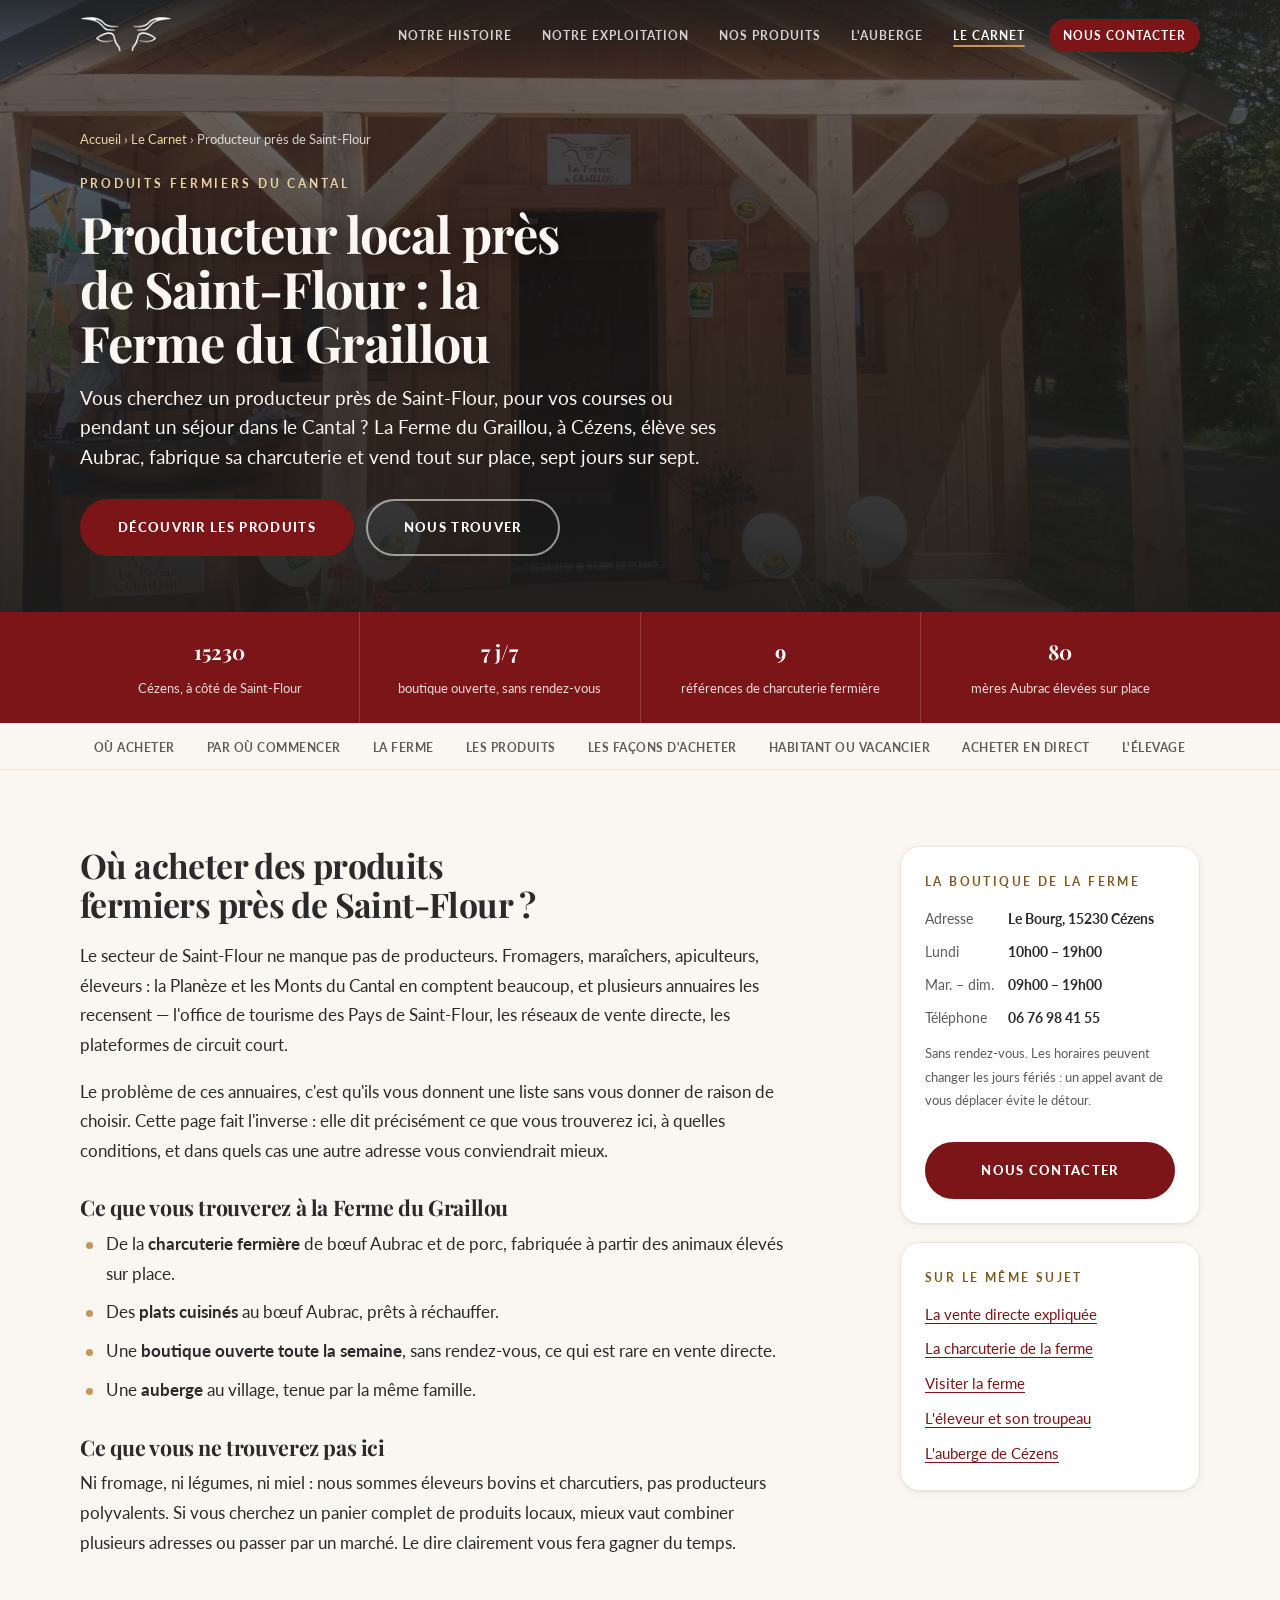
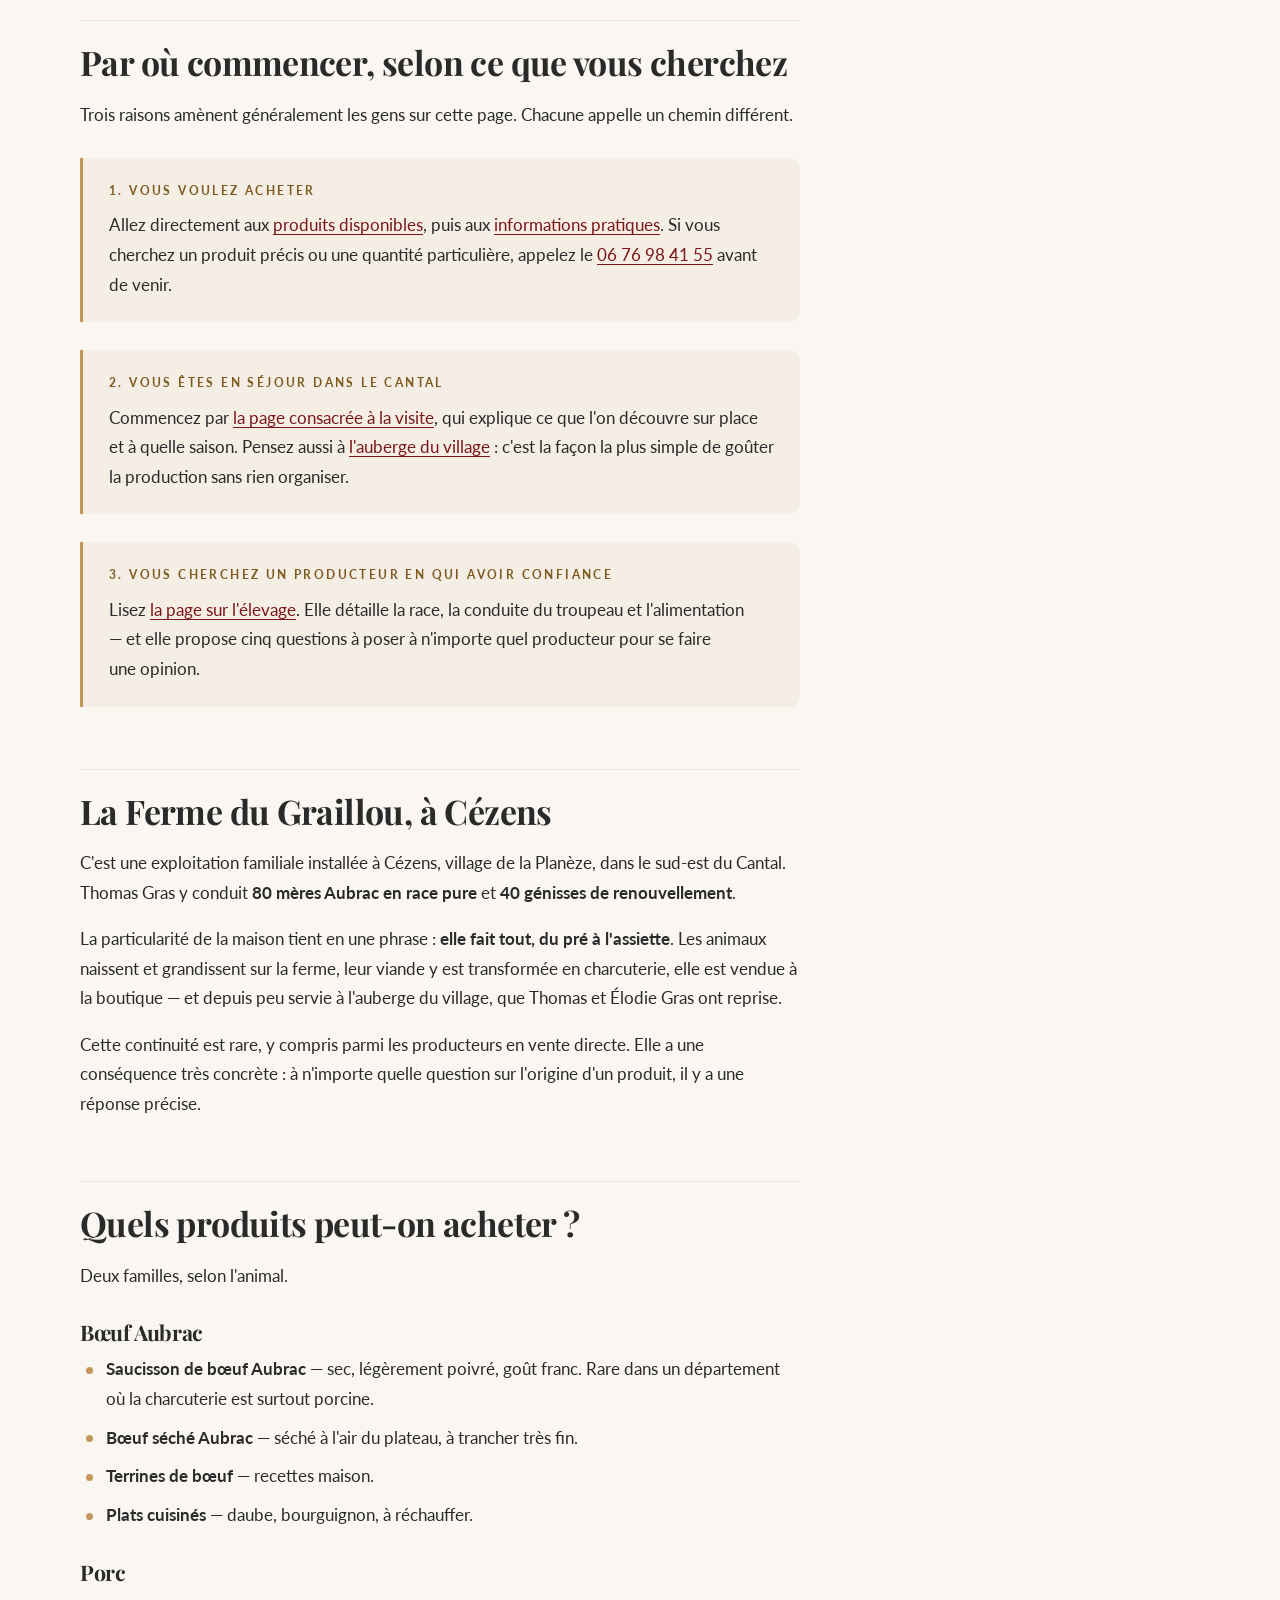
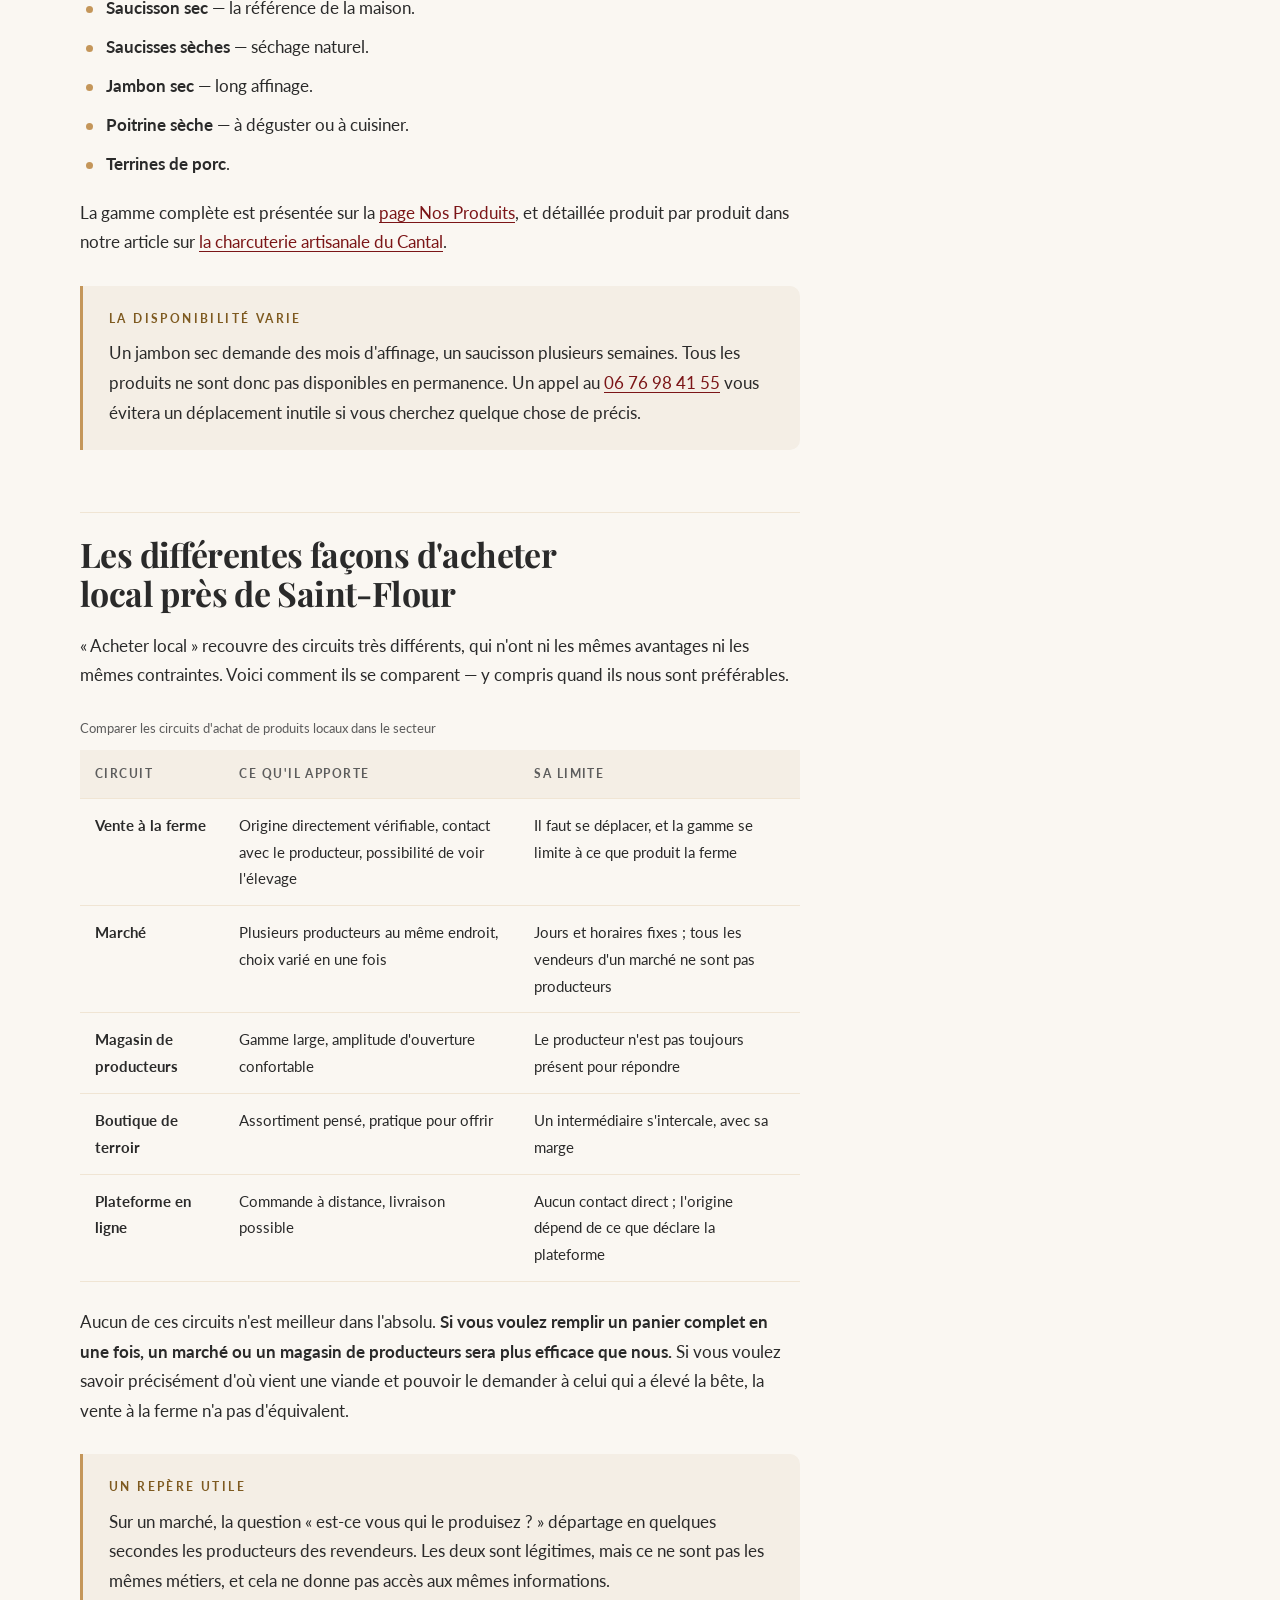
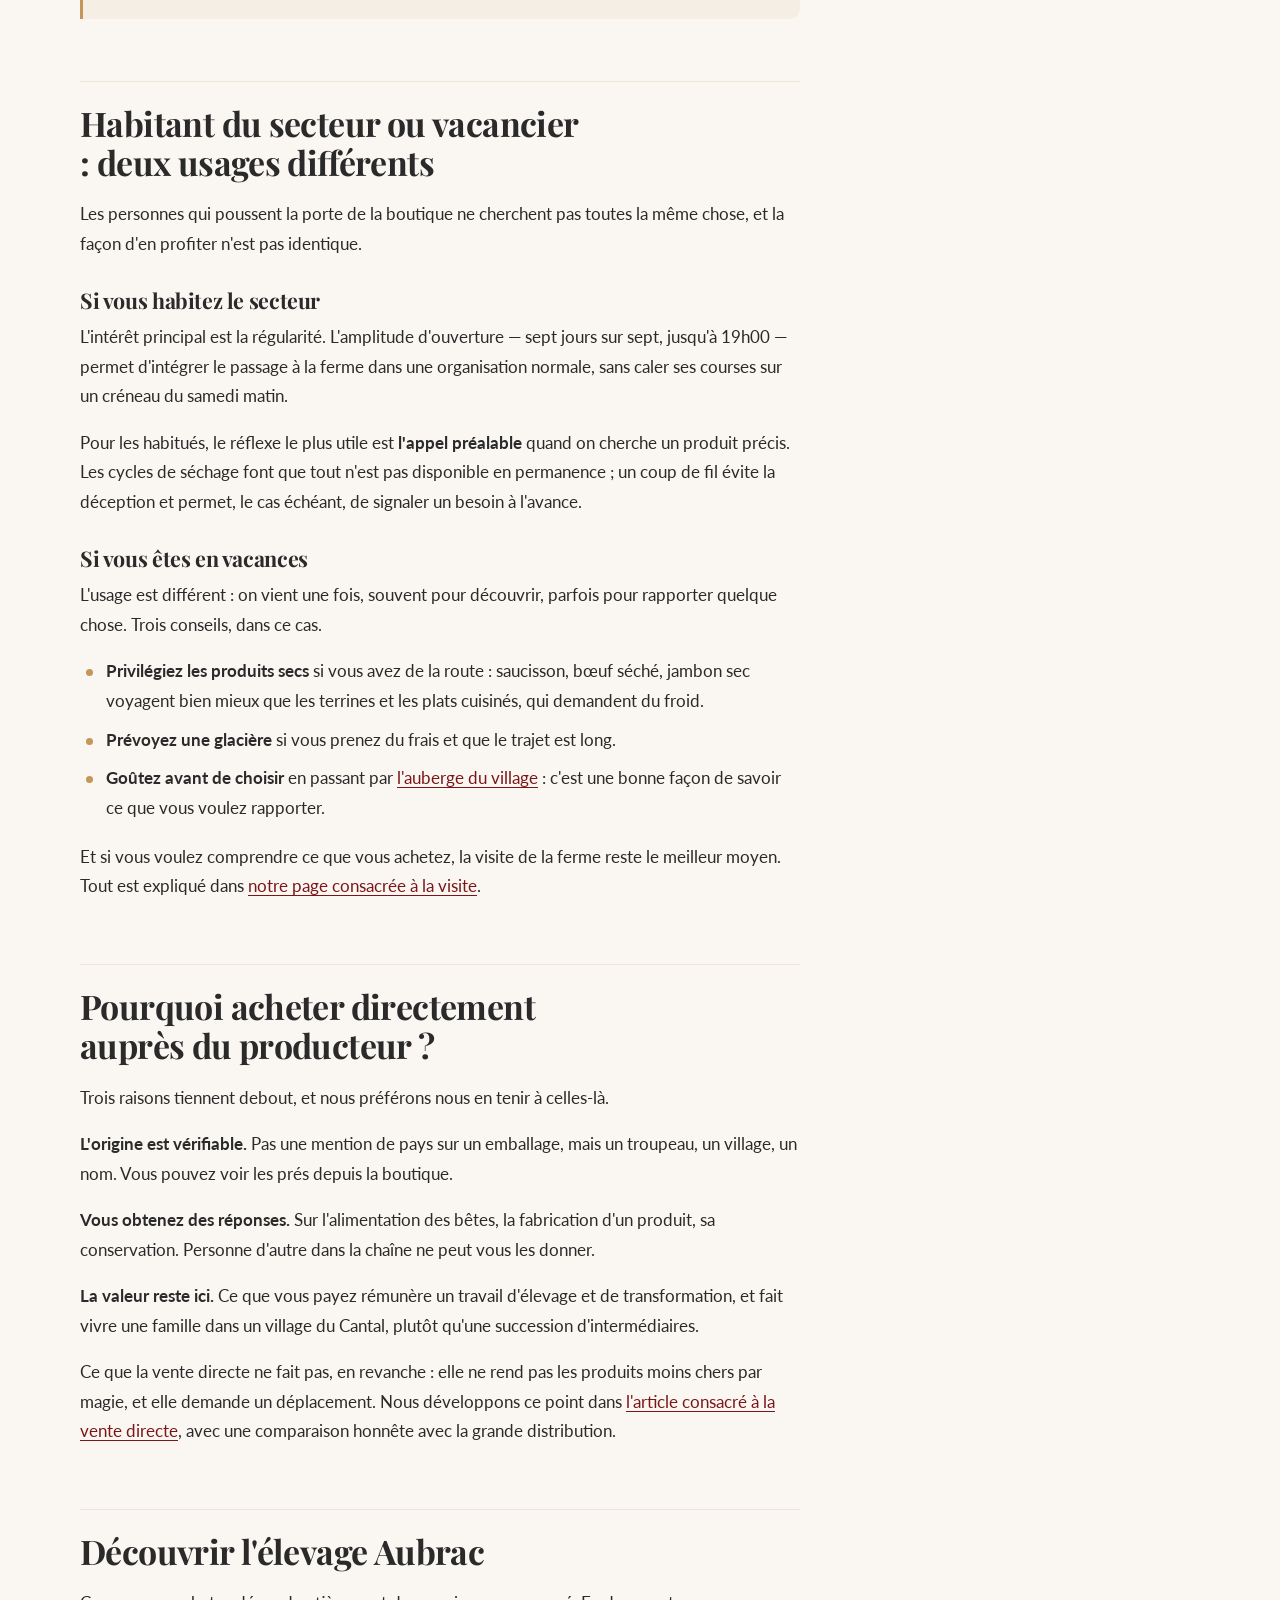
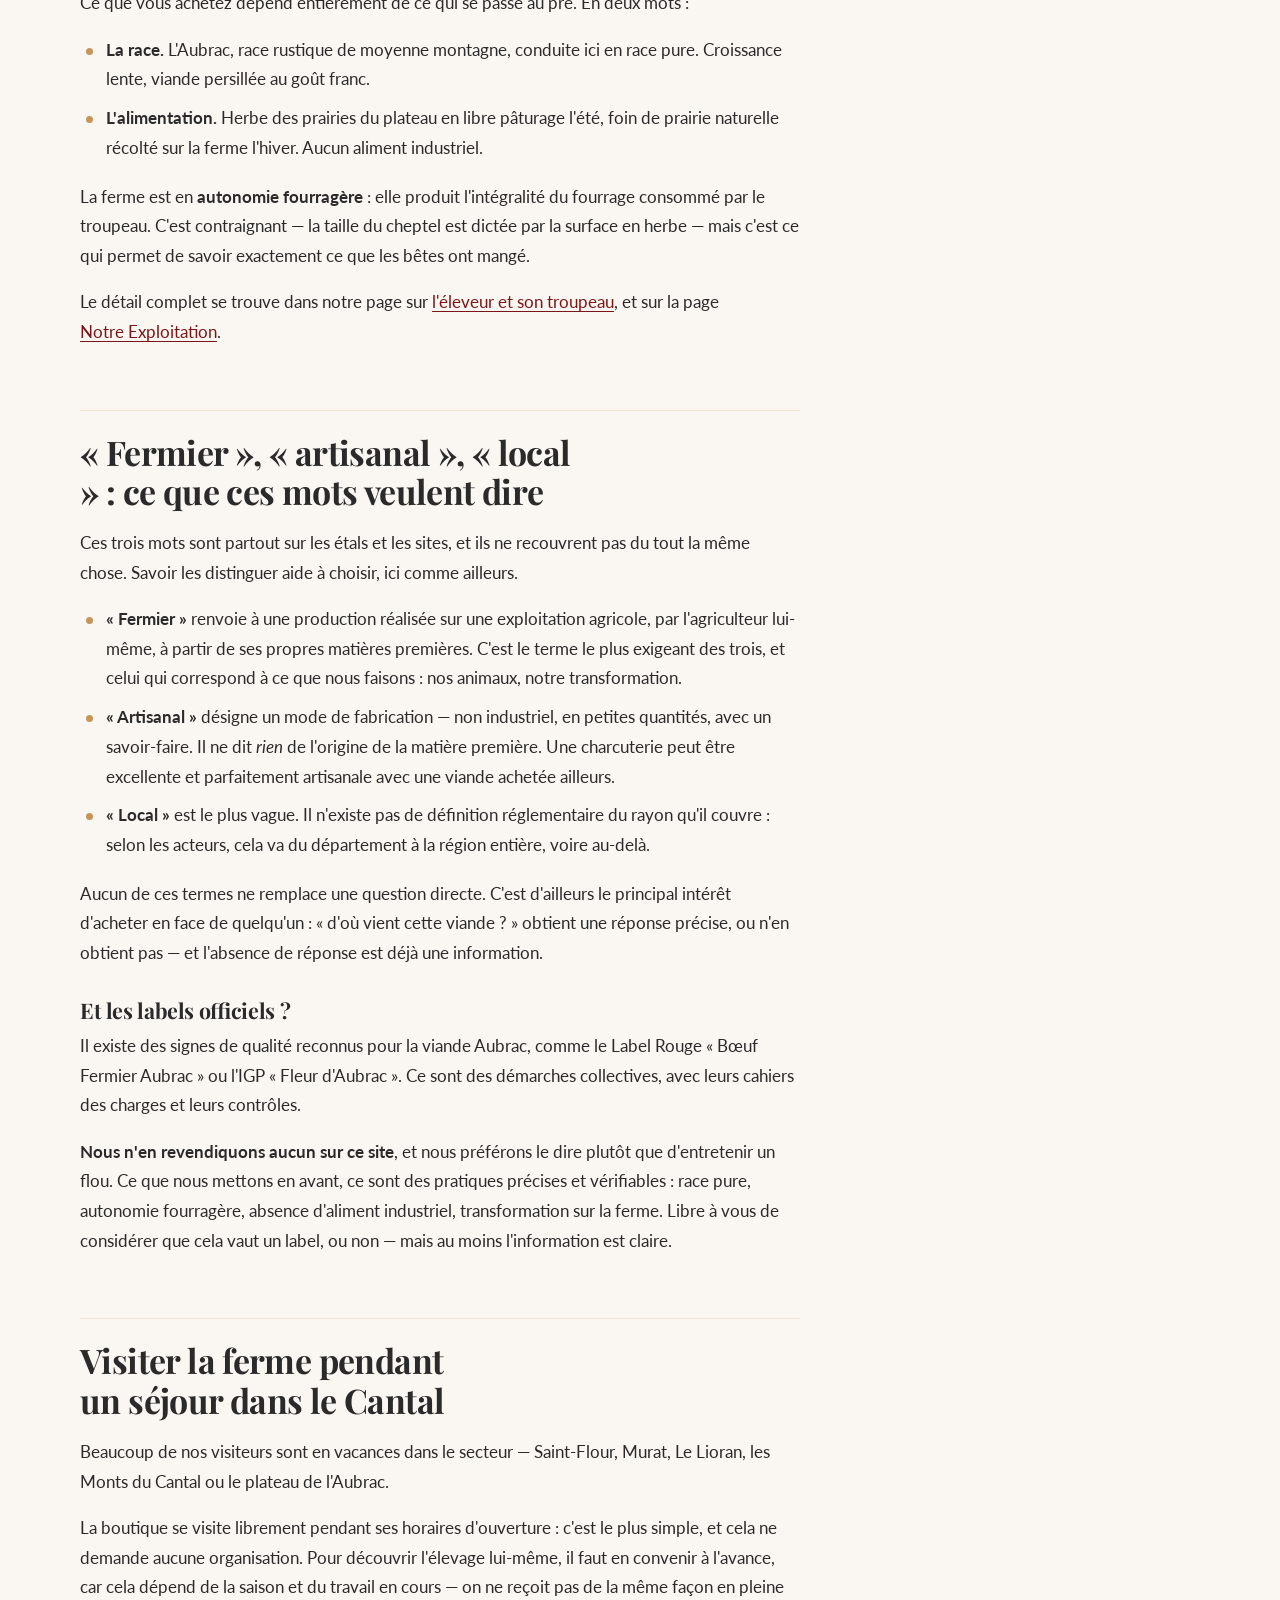
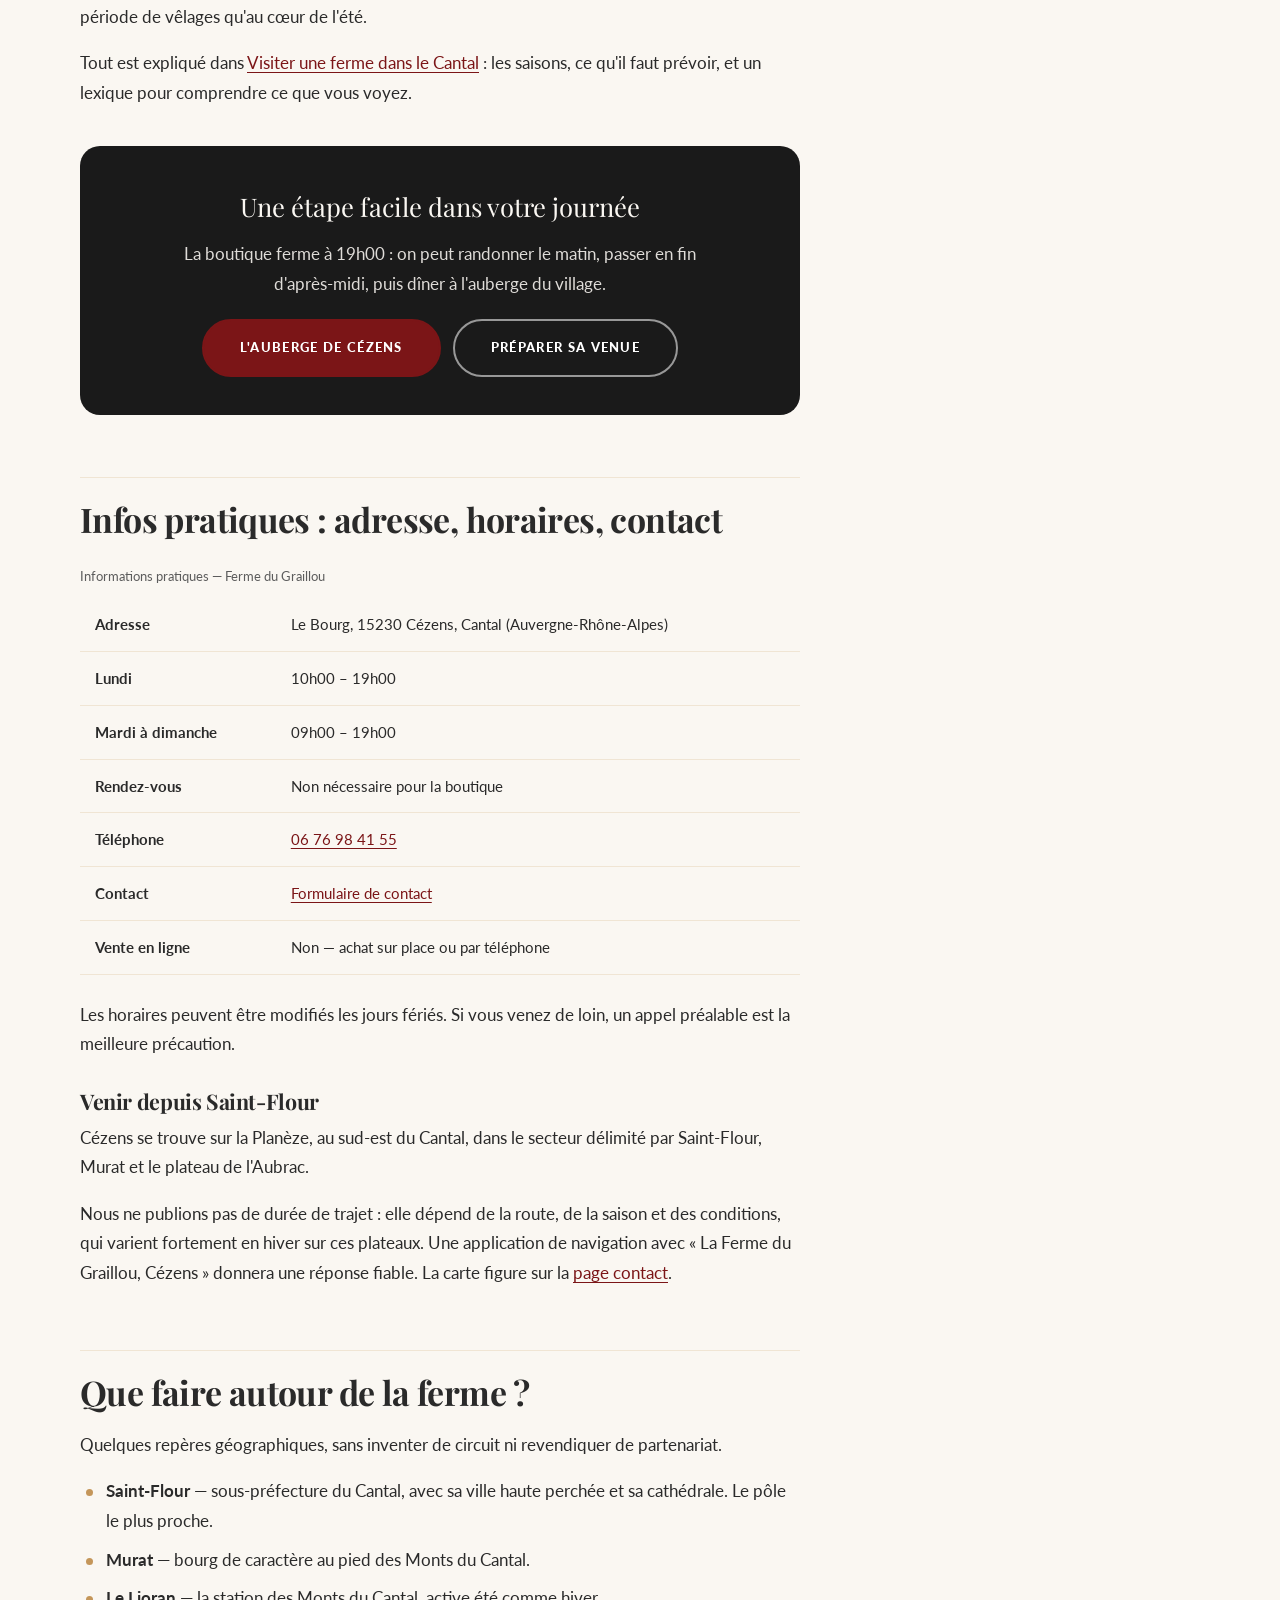
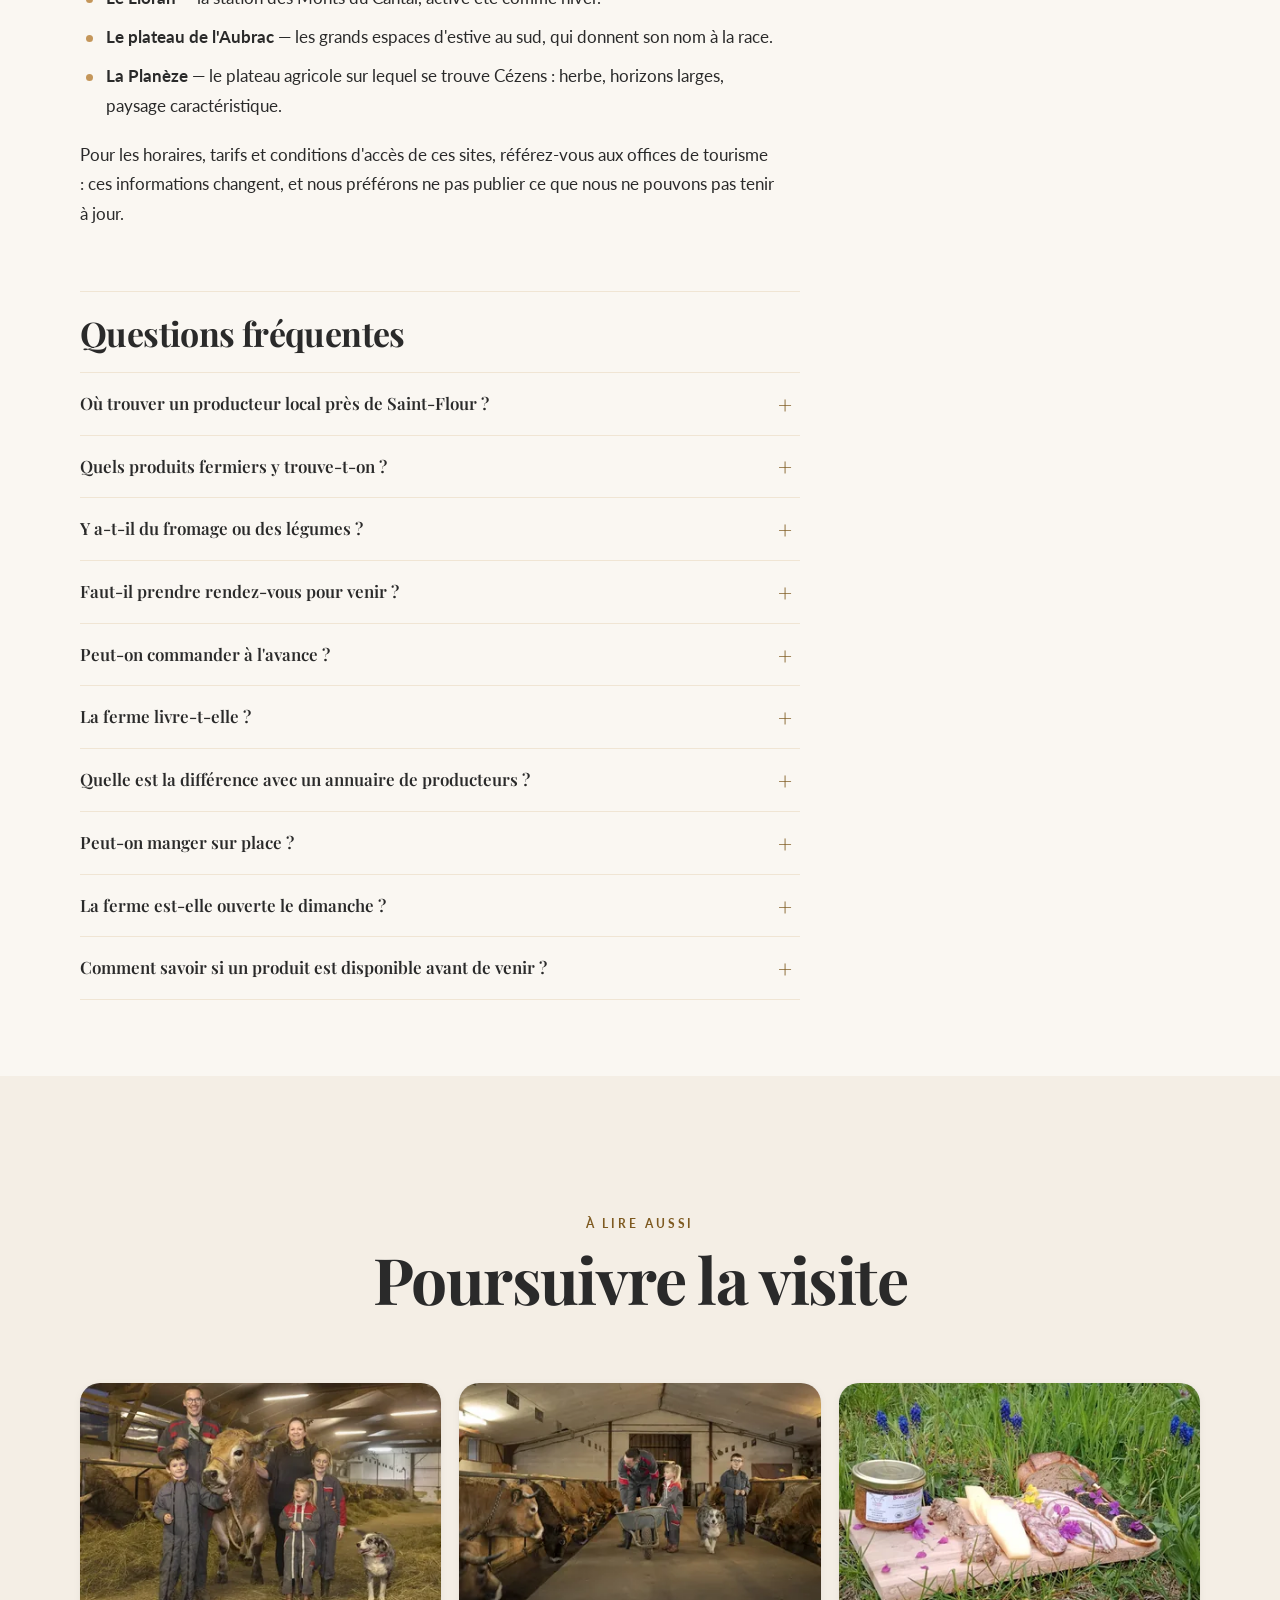
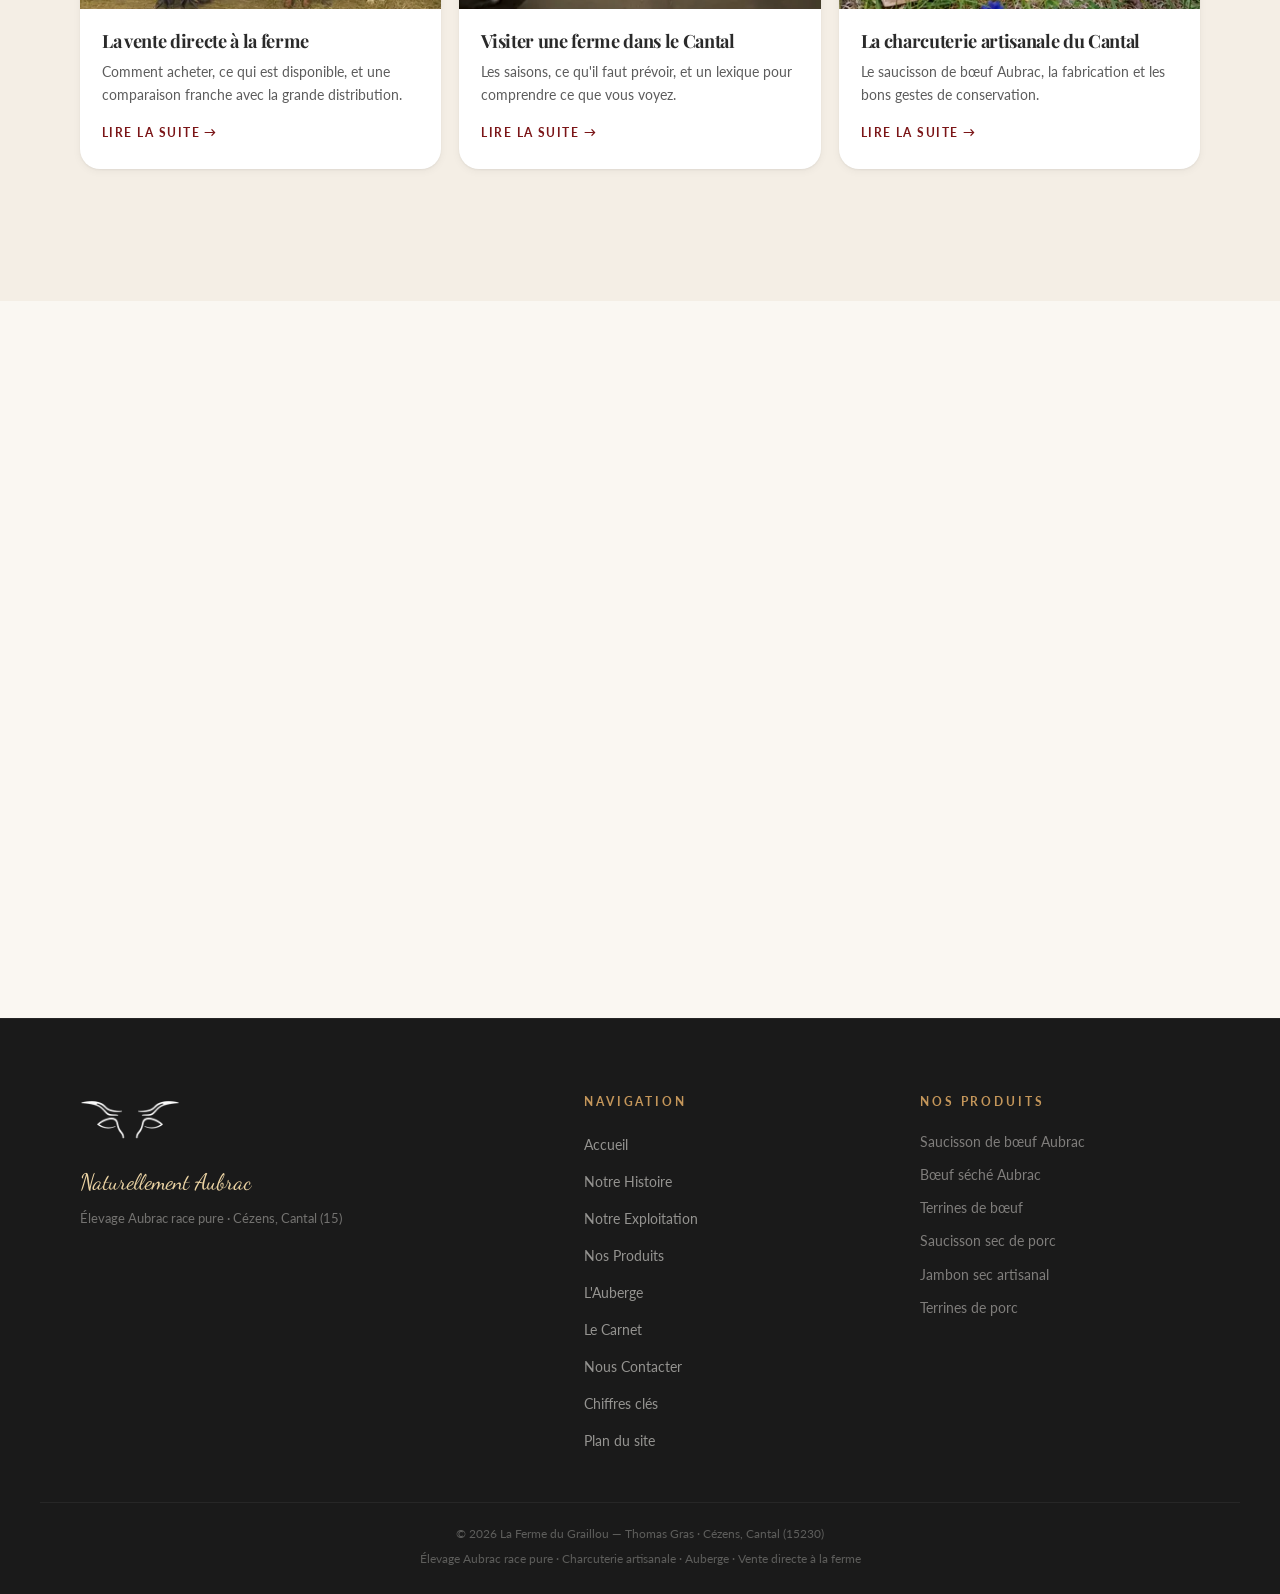
<file: blog/producteur-local-saint-flour.html>
<!DOCTYPE html>
<html lang="fr">
<head>
  <meta charset="UTF-8">
  <meta name="viewport" content="width=device-width, initial-scale=1.0">

  <title>Producteur local près de Saint-Flour : ferme à Cézens</title>
  <meta name="description" content="Producteur local près de Saint-Flour : viande Aubrac et charcuterie fermière à Cézens. Adresse, horaires, produits et comparaison des circuits courts.">
  <meta name="robots" content="index, follow, max-image-preview:large, max-snippet:-1">
  <meta name="geo.region" content="FR-15">
  <meta name="geo.placename" content="Cézens, Cantal">
  <link rel="canonical" href="https://www.fermedugraillou.fr/blog/producteur-local-saint-flour.html">

  <meta property="og:type" content="article">
  <meta property="og:url" content="https://www.fermedugraillou.fr/blog/producteur-local-saint-flour.html">
  <meta property="og:title" content="Producteur local près de Saint-Flour – Ferme du Graillou">
  <meta property="og:description" content="Producteur local près de Saint-Flour : viande Aubrac et charcuterie fermière à Cézens. Adresse, horaires, produits et comparaison des circuits courts.">
  <meta property="og:image" content="https://www.fermedugraillou.fr/images/opt/IMG_20230617_123028-1200.jpg">
  <meta property="og:locale" content="fr_FR">
  <meta property="og:site_name" content="La Ferme du Graillou">
  <meta name="twitter:card" content="summary_large_image">
  <meta name="twitter:title" content="Producteur local près de Saint-Flour – Ferme du Graillou">
  <meta name="twitter:description" content="Producteur local près de Saint-Flour : viande Aubrac et charcuterie fermière à Cézens. Adresse, horaires, produits et comparaison des circuits courts.">
  <meta name="twitter:image" content="https://www.fermedugraillou.fr/images/opt/IMG_20230617_123028-1200.jpg">

  <link rel="preconnect" href="https://fonts.googleapis.com">
  <link rel="preconnect" href="https://fonts.gstatic.com" crossorigin>
  <link href="https://fonts.googleapis.com/css2?family=Playfair+Display:ital,wght@0,400;0,600;0,700;1,400;1,600&family=Lato:wght@300;400;700;900&family=Dancing+Script:wght@600;700&display=swap" rel="stylesheet">
  <link rel="preload" as="image" href="../images/opt/IMG_20230617_123028-1024.webp"
        imagesrcset="../images/opt/IMG_20230617_123028-640.webp 640w, ../images/opt/IMG_20230617_123028-1024.webp 1024w, ../images/opt/IMG_20230617_123028-1600.webp 1600w"
        imagesizes="100vw" fetchpriority="high">
  <link rel="icon" type="image/png" sizes="32x32" href="../images/favicon-32.png">
  <link rel="apple-touch-icon" href="../images/favicon-180.png">
  <link rel="stylesheet" href="../style.css?v=b9a54c8b">

  <script type="application/ld+json">
  {
    "@context": "https://schema.org",
    "@graph": [
      {
        "@type": [
          "LocalBusiness",
          "Farm",
          "FoodEstablishment"
        ],
        "@id": "https://www.fermedugraillou.fr/#organisation",
        "name": "La Ferme du Graillou",
        "url": "https://www.fermedugraillou.fr/",
        "telephone": "+33676984155",
        "email": "elodie.bertrand1@orange.fr",
        "address": {
          "@type": "PostalAddress",
          "streetAddress": "Le Bourg",
          "addressLocality": "Cézens",
          "postalCode": "15230",
          "addressRegion": "Cantal",
          "addressCountry": "FR"
        },
        "openingHoursSpecification": [
          {
            "@type": "OpeningHoursSpecification",
            "dayOfWeek": "https://schema.org/Monday",
            "opens": "10:00",
            "closes": "19:00"
          },
          {
            "@type": "OpeningHoursSpecification",
            "dayOfWeek": [
              "https://schema.org/Tuesday",
              "https://schema.org/Wednesday",
              "https://schema.org/Thursday",
              "https://schema.org/Friday",
              "https://schema.org/Saturday",
              "https://schema.org/Sunday"
            ],
            "opens": "09:00",
            "closes": "19:00"
          }
        ],
        "sameAs": [
          "https://www.facebook.com/thomas.gras.92/",
          "https://www.instagram.com/gras4243/"
        ]
      },
      {
        "@type": "WebSite",
        "@id": "https://www.fermedugraillou.fr/#site",
        "url": "https://www.fermedugraillou.fr/",
        "name": "La Ferme du Graillou",
        "inLanguage": "fr-FR",
        "publisher": {
          "@id": "https://www.fermedugraillou.fr/#organisation"
        }
      },
      {
        "@type": "BreadcrumbList",
        "@id": "https://www.fermedugraillou.fr/blog/producteur-local-saint-flour.html#fil",
        "itemListElement": [
          {
            "@type": "ListItem",
            "position": 1,
            "name": "Accueil",
            "item": "https://www.fermedugraillou.fr/"
          },
          {
            "@type": "ListItem",
            "position": 2,
            "name": "Le Carnet",
            "item": "https://www.fermedugraillou.fr/blog/index.html"
          },
          {
            "@type": "ListItem",
            "position": 3,
            "name": "Producteur local près de Saint-Flour",
            "item": "https://www.fermedugraillou.fr/blog/producteur-local-saint-flour.html"
          }
        ]
      },
      {
        "@type": [
          "WebPage"
        ],
        "@id": "https://www.fermedugraillou.fr/blog/producteur-local-saint-flour.html#page",
        "url": "https://www.fermedugraillou.fr/blog/producteur-local-saint-flour.html",
        "name": "Producteur local près de Saint-Flour",
        "description": "Producteur local près de Saint-Flour : viande Aubrac et charcuterie fermière à Cézens. Adresse, horaires, produits et comparaison des circuits courts.",
        "inLanguage": "fr-FR",
        "isPartOf": {
          "@id": "https://www.fermedugraillou.fr/#site"
        },
        "about": {
          "@id": "https://www.fermedugraillou.fr/#organisation"
        },
        "primaryImageOfPage": {
          "@type": "ImageObject",
          "url": "https://www.fermedugraillou.fr/images/opt/IMG_20230617_123028-1200.jpg"
        },
        "datePublished": "2026-09-26",
        "dateModified": "2026-10-12",
        "breadcrumb": {
          "@id": "https://www.fermedugraillou.fr/blog/producteur-local-saint-flour.html#fil"
        },
        "mainEntity": {
          "@id": "https://www.fermedugraillou.fr/blog/producteur-local-saint-flour.html#article"
        },
        "hasPart": [
          {
            "@id": "https://www.fermedugraillou.fr/blog/producteur-local-saint-flour.html#faq"
          }
        ]
      },
      {
        "@type": "BlogPosting",
        "headline": "Producteur local près de Saint-Flour",
        "description": "Producteur local près de Saint-Flour : viande Aubrac et charcuterie fermière à Cézens. Adresse, horaires, produits et comparaison des circuits courts.",
        "inLanguage": "fr-FR",
        "datePublished": "2026-09-26",
        "dateModified": "2026-10-12",
        "mainEntityOfPage": {
          "@id": "https://www.fermedugraillou.fr/blog/producteur-local-saint-flour.html#page"
        },
        "image": "https://www.fermedugraillou.fr/images/opt/IMG_20230617_123028-1200.jpg",
        "author": {
          "@id": "https://www.fermedugraillou.fr/#organisation"
        },
        "publisher": {
          "@id": "https://www.fermedugraillou.fr/#organisation"
        },
        "about": {
          "@type": "Thing",
          "name": "Producteur de produits fermiers près de Saint-Flour, Cantal"
        },
        "@id": "https://www.fermedugraillou.fr/blog/producteur-local-saint-flour.html#article",
        "url": "https://www.fermedugraillou.fr/blog/producteur-local-saint-flour.html",
        "isPartOf": {
          "@id": "https://www.fermedugraillou.fr/blog/index.html#blog"
        }
      },
      {
        "@type": "FAQPage",
        "mainEntity": [
          {
            "@type": "Question",
            "name": "Où trouver un producteur local près de Saint-Flour ?",
            "acceptedAnswer": {
              "@type": "Answer",
              "text": "La Ferme du Graillou se situe au Bourg, 15230 Cézens, dans le secteur de Saint-Flour. Sa boutique de vente directe est ouverte le lundi de 10h00 à 19h00 et du mardi au dimanche de 9h00 à 19h00, sans rendez-vous."
            }
          },
          {
            "@type": "Question",
            "name": "Quels produits fermiers y trouve-t-on ?",
            "acceptedAnswer": {
              "@type": "Answer",
              "text": "De la charcuterie de bœuf Aubrac et de porc élaborée à la ferme — saucisson de bœuf, bœuf séché, saucisson sec, saucisses sèches, jambon sec, poitrine sèche, terrines — ainsi que des plats cuisinés au bœuf Aubrac."
            }
          },
          {
            "@type": "Question",
            "name": "Y a-t-il du fromage ou des légumes ?",
            "acceptedAnswer": {
              "@type": "Answer",
              "text": "Non. La Ferme du Graillou est un élevage bovin doublé d'un atelier de charcuterie. Pour du fromage, des légumes ou du miel, il faut se tourner vers d'autres producteurs du secteur ou vers un marché."
            }
          },
          {
            "@type": "Question",
            "name": "Faut-il prendre rendez-vous pour venir ?",
            "acceptedAnswer": {
              "@type": "Answer",
              "text": "Pas pour la boutique, ouverte tous les jours pendant ses horaires. En revanche, pour découvrir l'élevage, mieux vaut nous contacter au préalable au 06 76 98 41 55."
            }
          },
          {
            "@type": "Question",
            "name": "Peut-on commander à l'avance ?",
            "acceptedAnswer": {
              "@type": "Answer",
              "text": "Appelez le 06 76 98 41 55 ou écrivez-nous via le formulaire de contact pour toute demande particulière : nous vous dirons ce qui est disponible et ce qui est possible."
            }
          },
          {
            "@type": "Question",
            "name": "La ferme livre-t-elle ?",
            "acceptedAnswer": {
              "@type": "Answer",
              "text": "Il n'y a pas de service de livraison annoncé sur ce site ni de boutique en ligne. Pour toute question sur ce point, contactez-nous directement."
            }
          },
          {
            "@type": "Question",
            "name": "Quelle est la différence avec un annuaire de producteurs ?",
            "acceptedAnswer": {
              "@type": "Answer",
              "text": "Un annuaire vous donne une liste. Cette page vous dit précisément ce qui est vendu ici, à quelles conditions, et dans quels cas une autre adresse vous conviendrait mieux."
            }
          },
          {
            "@type": "Question",
            "name": "Peut-on manger sur place ?",
            "acceptedAnswer": {
              "@type": "Answer",
              "text": "La famille Gras tient l'auberge de Cézens, au cœur du village, où la viande Aubrac et la charcuterie de la ferme sont servies à table."
            }
          },
          {
            "@type": "Question",
            "name": "La ferme est-elle ouverte le dimanche ?",
            "acceptedAnswer": {
              "@type": "Answer",
              "text": "Oui, la boutique est ouverte le dimanche de 9h00 à 19h00, comme du mardi au samedi. Seul le lundi ouvre plus tard, à 10h00."
            }
          },
          {
            "@type": "Question",
            "name": "Comment savoir si un produit est disponible avant de venir ?",
            "acceptedAnswer": {
              "@type": "Answer",
              "text": "En appelant le 06 76 98 41 55. La disponibilité dépend des cycles de séchage et d'affinage, qui se comptent en semaines ou en mois selon les produits."
            }
          }
        ],
        "@id": "https://www.fermedugraillou.fr/blog/producteur-local-saint-flour.html#faq"
      }
    ]
  }
  </script>
</head>
<body>

  <div class="scroll-progress" aria-hidden="true"></div>

  <header class="site-header" id="site-header">
    <nav class="nav-container" aria-label="Navigation principale">
      <a href="/" class="nav-logo" aria-label="La Ferme du Graillou – Retour à l'accueil">
        <img src="../images/opt/logo-blanc-1024.webp" alt="Logo La Ferme du Graillou – Élevage Aubrac Cézens Cantal"
             width="110" height="74" srcset="../images/opt/logo-blanc-220.webp 220w, ../images/opt/logo-blanc-640.webp 640w" sizes="110px">
      </a>
      <button class="nav-toggle" id="nav-toggle" aria-expanded="false" aria-controls="nav-menu"
              aria-label="Ouvrir le menu de navigation">
        <span class="burger-line"></span><span class="burger-line"></span><span class="burger-line"></span>
      </button>
      <ul class="nav-menu" id="nav-menu" role="list">
        <li><a href="../histoire.html" class="nav-link">Notre Histoire</a></li>
        <li><a href="../exploitation.html" class="nav-link">Notre Exploitation</a></li>
        <li><a href="../produits.html" class="nav-link">Nos Produits</a></li>
        <li><a href="../auberge.html" class="nav-link">L'Auberge</a></li>
        <li><a href="index.html" class="nav-link is-active">Le Carnet</a></li>
        <li><a href="../contact.html" class="nav-link nav-cta">Nous Contacter</a></li>
      </ul>
    </nav>
  </header>

  <main id="main">

    <section class="bl-hero" aria-labelledby="titre">
      <div class="bl-hero-media" aria-hidden="true">
        <img src="../images/opt/IMG_20230617_123028-1024.webp" alt="Entrée en bois de la boutique de vente directe de la Ferme du Graillou à Cézens, près de Saint-Flour" width="1600" height="1200" fetchpriority="high" decoding="async"
         srcset="../images/opt/IMG_20230617_123028-400.webp 400w, ../images/opt/IMG_20230617_123028-640.webp 640w, ../images/opt/IMG_20230617_123028-1024.webp 1024w, ../images/opt/IMG_20230617_123028-1600.webp 1600w" sizes="100vw">
      </div>
      <div class="bl-hero-voile" aria-hidden="true"></div>
      <div class="bl-hero-inner">
        <div class="container">
          <p class="bl-fil"><a href="/">Accueil</a> › <a href="index.html">Le Carnet</a> › <span aria-current="page">Producteur près de Saint-Flour</span></p>
          <span class="eyebrow eyebrow--light">Produits fermiers du Cantal</span>
          <h1 id="titre">Producteur local près de Saint-Flour : la Ferme du Graillou</h1>
          <p class="bl-hero-sous">Vous cherchez un producteur près de Saint-Flour, pour vos courses ou pendant un séjour dans le Cantal ? La Ferme du Graillou, à Cézens, élève ses Aubrac, fabrique sa charcuterie et vend tout sur place, sept jours sur sept.</p>
          <div class="bl-hero-actions">
            <a href="../produits.html" class="btn btn-primary">Découvrir les produits</a>
            <a href="#pratique" class="btn btn-ghost">Nous trouver</a>
          </div>
        </div>
      </div>
    </section>

    <section class="bl-preuves" aria-label="Repères sur la ferme">
      <div class="container"><ul role="list"><li><b>15230</b><span>Cézens, à côté de Saint-Flour</span></li><li><b>7 j/7</b><span>boutique ouverte, sans rendez-vous</span></li><li><b>9</b><span>références de charcuterie fermière</span></li><li><b>80</b><span>mères Aubrac élevées sur place</span></li></ul></div>
    </section>

  <nav class="bl-ancres" aria-label="Sommaire de l'article">
    <div class="container"><ul role="list"><li><a href="#ou">Où acheter</a></li><li><a href="#parcours">Par où commencer</a></li><li><a href="#ferme">La ferme</a></li><li><a href="#produits">Les produits</a></li><li><a href="#facons">Les façons d&#x27;acheter</a></li><li><a href="#usages">Habitant ou vacancier</a></li><li><a href="#pourquoi">Acheter en direct</a></li><li><a href="#elevage">L&#x27;élevage</a></li><li><a href="#vocabulaire">Décoder les mots</a></li><li><a href="#sejour">En séjour</a></li><li><a href="#pratique">Infos pratiques</a></li><li><a href="#autour">Autour</a></li></ul></div>
  </nav>

    <div class="bl-corps">
      <div class="container">
        <div class="bl-grille">
          <article class="bl-texte">
    <section id="ou">
      <h2>Où acheter des produits fermiers près de Saint-Flour ?</h2>

      <p>Le secteur de Saint-Flour ne manque pas de producteurs. Fromagers, maraîchers, apiculteurs, éleveurs : la Planèze et les Monts du Cantal en comptent beaucoup, et plusieurs annuaires les recensent — l'office de tourisme des Pays de Saint-Flour, les réseaux de vente directe, les plateformes de circuit court.</p>

      <p>Le problème de ces annuaires, c'est qu'ils vous donnent une liste sans vous donner de raison de choisir. Cette page fait l'inverse : elle dit précisément ce que vous trouverez ici, à quelles conditions, et dans quels cas une autre adresse vous conviendrait mieux.</p>

      <h3>Ce que vous trouverez à la Ferme du Graillou</h3>

      <ul>
        <li>De la <strong>charcuterie fermière</strong> de bœuf Aubrac et de porc, fabriquée à partir des animaux élevés sur place.</li>
        <li>Des <strong>plats cuisinés</strong> au bœuf Aubrac, prêts à réchauffer.</li>
        <li>Une <strong>boutique ouverte toute la semaine</strong>, sans rendez-vous, ce qui est rare en vente directe.</li>
        <li>Une <strong>auberge</strong> au village, tenue par la même famille.</li>
      </ul>

      <h3>Ce que vous ne trouverez pas ici</h3>

      <p>Ni fromage, ni légumes, ni miel : nous sommes éleveurs bovins et charcutiers, pas producteurs polyvalents. Si vous cherchez un panier complet de produits locaux, mieux vaut combiner plusieurs adresses ou passer par un marché. Le dire clairement vous fera gagner du temps.</p>

    </section>
    <section id="parcours">
      <h2>Par où commencer, selon ce que vous cherchez</h2>

      <p>Trois raisons amènent généralement les gens sur cette page. Chacune appelle un chemin différent.</p>

      <div class="bl-encadre">
        <p class="bl-encadre-titre">1. Vous voulez acheter</p>
        <p>Allez directement aux <a href="#produits">produits disponibles</a>, puis aux <a href="#pratique">informations pratiques</a>. Si vous cherchez un produit précis ou une quantité particulière, appelez le <a href="tel:+33676984155">06 76 98 41 55</a> avant de venir.</p>
      </div>

      <div class="bl-encadre">
        <p class="bl-encadre-titre">2. Vous êtes en séjour dans le Cantal</p>
        <p>Commencez par <a href="visite-ferme-cantal.html">la page consacrée à la visite</a>, qui explique ce que l'on découvre sur place et à quelle saison. Pensez aussi à <a href="../auberge.html">l'auberge du village</a> : c'est la façon la plus simple de goûter la production sans rien organiser.</p>
      </div>

      <div class="bl-encadre">
        <p class="bl-encadre-titre">3. Vous cherchez un producteur en qui avoir confiance</p>
        <p>Lisez <a href="producteur-aubrac-cantal.html">la page sur l'élevage</a>. Elle détaille la race, la conduite du troupeau et l'alimentation — et elle propose cinq questions à poser à n'importe quel producteur pour se faire une opinion.</p>
      </div>

    </section>
    <section id="ferme">
      <h2>La Ferme du Graillou, à Cézens</h2>

      <p>C'est une exploitation familiale installée à Cézens, village de la Planèze, dans le sud-est du Cantal. Thomas Gras y conduit <strong>80 mères Aubrac en race pure</strong> et <strong>40 génisses de renouvellement</strong>.</p>

      <p>La particularité de la maison tient en une phrase : <strong>elle fait tout, du pré à l'assiette</strong>. Les animaux naissent et grandissent sur la ferme, leur viande y est transformée en charcuterie, elle est vendue à la boutique — et depuis peu servie à l'auberge du village, que Thomas et Élodie Gras ont reprise.</p>

      <p>Cette continuité est rare, y compris parmi les producteurs en vente directe. Elle a une conséquence très concrète : à n'importe quelle question sur l'origine d'un produit, il y a une réponse précise.</p>

    </section>
    <section id="produits">
      <h2>Quels produits peut-on acheter ?</h2>

      <p>Deux familles, selon l'animal.</p>

      <h3>Bœuf Aubrac</h3>
      <ul>
        <li><strong>Saucisson de bœuf Aubrac</strong> — sec, légèrement poivré, goût franc. Rare dans un département où la charcuterie est surtout porcine.</li>
        <li><strong>Bœuf séché Aubrac</strong> — séché à l'air du plateau, à trancher très fin.</li>
        <li><strong>Terrines de bœuf</strong> — recettes maison.</li>
        <li><strong>Plats cuisinés</strong> — daube, bourguignon, à réchauffer.</li>
      </ul>

      <h3>Porc</h3>
      <ul>
        <li><strong>Saucisson sec</strong> — la référence de la maison.</li>
        <li><strong>Saucisses sèches</strong> — séchage naturel.</li>
        <li><strong>Jambon sec</strong> — long affinage.</li>
        <li><strong>Poitrine sèche</strong> — à déguster ou à cuisiner.</li>
        <li><strong>Terrines de porc</strong>.</li>
      </ul>

      <p>La gamme complète est présentée sur la <a href="../produits.html">page Nos Produits</a>, et détaillée produit par produit dans notre article sur <a href="charcuterie-artisanale-cantal.html">la charcuterie artisanale du Cantal</a>.</p>

      <div class="bl-encadre">
        <p class="bl-encadre-titre">La disponibilité varie</p>
        <p>Un jambon sec demande des mois d'affinage, un saucisson plusieurs semaines. Tous les produits ne sont donc pas disponibles en permanence. Un appel au <a href="tel:+33676984155">06 76 98 41 55</a> vous évitera un déplacement inutile si vous cherchez quelque chose de précis.</p>
      </div>

    </section>
    <section id="facons">
      <h2>Les différentes façons d&#x27;acheter local près de Saint-Flour</h2>

      <p>« Acheter local » recouvre des circuits très différents, qui n'ont ni les mêmes avantages ni les mêmes contraintes. Voici comment ils se comparent — y compris quand ils nous sont préférables.</p>

      <table class="bl-tableau">
        <caption>Comparer les circuits d'achat de produits locaux dans le secteur</caption>
        <thead>
          <tr><th scope="col">Circuit</th><th scope="col">Ce qu'il apporte</th><th scope="col">Sa limite</th></tr>
        </thead>
        <tbody>
          <tr><th scope="row">Vente à la ferme</th><td data-col="Apporte">Origine directement vérifiable, contact avec le producteur, possibilité de voir l'élevage</td><td data-col="Limite">Il faut se déplacer, et la gamme se limite à ce que produit la ferme</td></tr>
          <tr><th scope="row">Marché</th><td data-col="Apporte">Plusieurs producteurs au même endroit, choix varié en une fois</td><td data-col="Limite">Jours et horaires fixes ; tous les vendeurs d'un marché ne sont pas producteurs</td></tr>
          <tr><th scope="row">Magasin de producteurs</th><td data-col="Apporte">Gamme large, amplitude d'ouverture confortable</td><td data-col="Limite">Le producteur n'est pas toujours présent pour répondre</td></tr>
          <tr><th scope="row">Boutique de terroir</th><td data-col="Apporte">Assortiment pensé, pratique pour offrir</td><td data-col="Limite">Un intermédiaire s'intercale, avec sa marge</td></tr>
          <tr><th scope="row">Plateforme en ligne</th><td data-col="Apporte">Commande à distance, livraison possible</td><td data-col="Limite">Aucun contact direct ; l'origine dépend de ce que déclare la plateforme</td></tr>
        </tbody>
      </table>

      <p>Aucun de ces circuits n'est meilleur dans l'absolu. <strong>Si vous voulez remplir un panier complet en une fois, un marché ou un magasin de producteurs sera plus efficace que nous.</strong> Si vous voulez savoir précisément d'où vient une viande et pouvoir le demander à celui qui a élevé la bête, la vente à la ferme n'a pas d'équivalent.</p>

      <div class="bl-encadre">
        <p class="bl-encadre-titre">Un repère utile</p>
        <p>Sur un marché, la question « est-ce vous qui le produisez ? » départage en quelques secondes les producteurs des revendeurs. Les deux sont légitimes, mais ce ne sont pas les mêmes métiers, et cela ne donne pas accès aux mêmes informations.</p>
      </div>

    </section>
    <section id="usages">
      <h2>Habitant du secteur ou vacancier : deux usages différents</h2>

      <p>Les personnes qui poussent la porte de la boutique ne cherchent pas toutes la même chose, et la façon d'en profiter n'est pas identique.</p>

      <h3>Si vous habitez le secteur</h3>

      <p>L'intérêt principal est la régularité. L'amplitude d'ouverture — sept jours sur sept, jusqu'à 19h00 — permet d'intégrer le passage à la ferme dans une organisation normale, sans caler ses courses sur un créneau du samedi matin.</p>

      <p>Pour les habitués, le réflexe le plus utile est <strong>l'appel préalable</strong> quand on cherche un produit précis. Les cycles de séchage font que tout n'est pas disponible en permanence ; un coup de fil évite la déception et permet, le cas échéant, de signaler un besoin à l'avance.</p>

      <h3>Si vous êtes en vacances</h3>

      <p>L'usage est différent : on vient une fois, souvent pour découvrir, parfois pour rapporter quelque chose. Trois conseils, dans ce cas.</p>

      <ul>
        <li><strong>Privilégiez les produits secs</strong> si vous avez de la route : saucisson, bœuf séché, jambon sec voyagent bien mieux que les terrines et les plats cuisinés, qui demandent du froid.</li>
        <li><strong>Prévoyez une glacière</strong> si vous prenez du frais et que le trajet est long.</li>
        <li><strong>Goûtez avant de choisir</strong> en passant par <a href="../auberge.html">l'auberge du village</a> : c'est une bonne façon de savoir ce que vous voulez rapporter.</li>
      </ul>

      <p>Et si vous voulez comprendre ce que vous achetez, la visite de la ferme reste le meilleur moyen. Tout est expliqué dans <a href="visite-ferme-cantal.html">notre page consacrée à la visite</a>.</p>

    </section>
    <section id="pourquoi">
      <h2>Pourquoi acheter directement auprès du producteur ?</h2>

      <p>Trois raisons tiennent debout, et nous préférons nous en tenir à celles-là.</p>

      <p><strong>L'origine est vérifiable.</strong> Pas une mention de pays sur un emballage, mais un troupeau, un village, un nom. Vous pouvez voir les prés depuis la boutique.</p>

      <p><strong>Vous obtenez des réponses.</strong> Sur l'alimentation des bêtes, la fabrication d'un produit, sa conservation. Personne d'autre dans la chaîne ne peut vous les donner.</p>

      <p><strong>La valeur reste ici.</strong> Ce que vous payez rémunère un travail d'élevage et de transformation, et fait vivre une famille dans un village du Cantal, plutôt qu'une succession d'intermédiaires.</p>

      <p>Ce que la vente directe ne fait pas, en revanche : elle ne rend pas les produits moins chers par magie, et elle demande un déplacement. Nous développons ce point dans <a href="vente-directe-viande-aubrac-cantal.html">l'article consacré à la vente directe</a>, avec une comparaison honnête avec la grande distribution.</p>

    </section>
    <section id="elevage">
      <h2>Découvrir l&#x27;élevage Aubrac</h2>

      <p>Ce que vous achetez dépend entièrement de ce qui se passe au pré. En deux mots :</p>

      <ul>
        <li><strong>La race.</strong> L'Aubrac, race rustique de moyenne montagne, conduite ici en race pure. Croissance lente, viande persillée au goût franc.</li>
        <li><strong>L'alimentation.</strong> Herbe des prairies du plateau en libre pâturage l'été, foin de prairie naturelle récolté sur la ferme l'hiver. Aucun aliment industriel.</li>
      </ul>

      <p>La ferme est en <strong>autonomie fourragère</strong> : elle produit l'intégralité du fourrage consommé par le troupeau. C'est contraignant — la taille du cheptel est dictée par la surface en herbe — mais c'est ce qui permet de savoir exactement ce que les bêtes ont mangé.</p>

      <p>Le détail complet se trouve dans notre page sur <a href="producteur-aubrac-cantal.html">l'éleveur et son troupeau</a>, et sur la page <a href="../exploitation.html">Notre Exploitation</a>.</p>

    </section>
    <section id="vocabulaire">
      <h2>« Fermier », « artisanal », « local » : ce que ces mots veulent dire</h2>

      <p>Ces trois mots sont partout sur les étals et les sites, et ils ne recouvrent pas du tout la même chose. Savoir les distinguer aide à choisir, ici comme ailleurs.</p>

      <ul>
        <li><strong>« Fermier »</strong> renvoie à une production réalisée sur une exploitation agricole, par l'agriculteur lui-même, à partir de ses propres matières premières. C'est le terme le plus exigeant des trois, et celui qui correspond à ce que nous faisons : nos animaux, notre transformation.</li>
        <li><strong>« Artisanal »</strong> désigne un mode de fabrication — non industriel, en petites quantités, avec un savoir-faire. Il ne dit <em>rien</em> de l'origine de la matière première. Une charcuterie peut être excellente et parfaitement artisanale avec une viande achetée ailleurs.</li>
        <li><strong>« Local »</strong> est le plus vague. Il n'existe pas de définition réglementaire du rayon qu'il couvre : selon les acteurs, cela va du département à la région entière, voire au-delà.</li>
      </ul>

      <p>Aucun de ces termes ne remplace une question directe. C'est d'ailleurs le principal intérêt d'acheter en face de quelqu'un : « d'où vient cette viande ? » obtient une réponse précise, ou n'en obtient pas — et l'absence de réponse est déjà une information.</p>

      <h3>Et les labels officiels ?</h3>

      <p>Il existe des signes de qualité reconnus pour la viande Aubrac, comme le Label Rouge « Bœuf Fermier Aubrac » ou l'IGP « Fleur d'Aubrac ». Ce sont des démarches collectives, avec leurs cahiers des charges et leurs contrôles.</p>

      <p><strong>Nous n'en revendiquons aucun sur ce site</strong>, et nous préférons le dire plutôt que d'entretenir un flou. Ce que nous mettons en avant, ce sont des pratiques précises et vérifiables : race pure, autonomie fourragère, absence d'aliment industriel, transformation sur la ferme. Libre à vous de considérer que cela vaut un label, ou non — mais au moins l'information est claire.</p>

    </section>
    <section id="sejour">
      <h2>Visiter la ferme pendant un séjour dans le Cantal</h2>

      <p>Beaucoup de nos visiteurs sont en vacances dans le secteur — Saint-Flour, Murat, Le Lioran, les Monts du Cantal ou le plateau de l'Aubrac.</p>

      <p>La boutique se visite librement pendant ses horaires d'ouverture : c'est le plus simple, et cela ne demande aucune organisation. Pour découvrir l'élevage lui-même, il faut en convenir à l'avance, car cela dépend de la saison et du travail en cours — on ne reçoit pas de la même façon en pleine période de vêlages qu'au cœur de l'été.</p>

      <p>Tout est expliqué dans <a href="visite-ferme-cantal.html">Visiter une ferme dans le Cantal</a> : les saisons, ce qu'il faut prévoir, et un lexique pour comprendre ce que vous voyez.</p>

      <div class="bl-cta">
        <p class="bl-cta-titre">Une étape facile dans votre journée</p>
        <p>La boutique ferme à 19h00 : on peut randonner le matin, passer en fin d'après-midi, puis dîner à l'auberge du village.</p>
        <div class="bl-cta-boutons">
          <a href="../auberge.html" class="btn btn-primary">L'auberge de Cézens</a>
          <a href="visite-ferme-cantal.html" class="btn btn-ghost">Préparer sa venue</a>
        </div>
      </div>

    </section>
    <section id="pratique">
      <h2>Infos pratiques : adresse, horaires, contact</h2>

      <table class="bl-tableau">
        <caption>Informations pratiques — Ferme du Graillou</caption>
        <tbody>
          <tr><th scope="row">Adresse</th><td data-col="Adresse">Le Bourg, 15230 Cézens, Cantal (Auvergne-Rhône-Alpes)</td></tr>
          <tr><th scope="row">Lundi</th><td data-col="Lundi">10h00 – 19h00</td></tr>
          <tr><th scope="row">Mardi à dimanche</th><td data-col="Mardi à dimanche">09h00 – 19h00</td></tr>
          <tr><th scope="row">Rendez-vous</th><td data-col="Rendez-vous">Non nécessaire pour la boutique</td></tr>
          <tr><th scope="row">Téléphone</th><td data-col="Téléphone"><a href="tel:+33676984155">06 76 98 41 55</a></td></tr>
          <tr><th scope="row">Contact</th><td data-col="Contact"><a href="../contact.html">Formulaire de contact</a></td></tr>
          <tr><th scope="row">Vente en ligne</th><td data-col="Vente en ligne">Non — achat sur place ou par téléphone</td></tr>
        </tbody>
      </table>

      <p>Les horaires peuvent être modifiés les jours fériés. Si vous venez de loin, un appel préalable est la meilleure précaution.</p>

      <h3>Venir depuis Saint-Flour</h3>

      <p>Cézens se trouve sur la Planèze, au sud-est du Cantal, dans le secteur délimité par Saint-Flour, Murat et le plateau de l'Aubrac.</p>

      <p>Nous ne publions pas de durée de trajet : elle dépend de la route, de la saison et des conditions, qui varient fortement en hiver sur ces plateaux. Une application de navigation avec « La Ferme du Graillou, Cézens » donnera une réponse fiable. La carte figure sur la <a href="../contact.html">page contact</a>.</p>

    </section>
    <section id="autour">
      <h2>Que faire autour de la ferme ?</h2>

      <p>Quelques repères géographiques, sans inventer de circuit ni revendiquer de partenariat.</p>

      <ul>
        <li><strong>Saint-Flour</strong> — sous-préfecture du Cantal, avec sa ville haute perchée et sa cathédrale. Le pôle le plus proche.</li>
        <li><strong>Murat</strong> — bourg de caractère au pied des Monts du Cantal.</li>
        <li><strong>Le Lioran</strong> — la station des Monts du Cantal, active été comme hiver.</li>
        <li><strong>Le plateau de l'Aubrac</strong> — les grands espaces d'estive au sud, qui donnent son nom à la race.</li>
        <li><strong>La Planèze</strong> — le plateau agricole sur lequel se trouve Cézens : herbe, horizons larges, paysage caractéristique.</li>
      </ul>

      <p>Pour les horaires, tarifs et conditions d'accès de ces sites, référez-vous aux offices de tourisme : ces informations changent, et nous préférons ne pas publier ce que nous ne pouvons pas tenir à jour.</p>

    </section>

    <section id="faq">
      <h2>Questions fréquentes</h2>
      <div class="bl-faq">
      <details>
        <summary>Où trouver un producteur local près de Saint-Flour ?</summary>
        <div><p>La Ferme du Graillou se situe au Bourg, 15230 Cézens, dans le secteur de Saint-Flour. Sa boutique de vente directe est ouverte le lundi de 10h00 à 19h00 et du mardi au dimanche de 9h00 à 19h00, sans rendez-vous.</p></div>
      </details>
      <details>
        <summary>Quels produits fermiers y trouve-t-on ?</summary>
        <div><p>De la charcuterie de bœuf Aubrac et de porc élaborée à la ferme — saucisson de bœuf, bœuf séché, saucisson sec, saucisses sèches, jambon sec, poitrine sèche, terrines — ainsi que des plats cuisinés au bœuf Aubrac.</p></div>
      </details>
      <details>
        <summary>Y a-t-il du fromage ou des légumes ?</summary>
        <div><p>Non. La Ferme du Graillou est un élevage bovin doublé d'un atelier de charcuterie. Pour du fromage, des légumes ou du miel, il faut se tourner vers d'autres producteurs du secteur ou vers un marché.</p></div>
      </details>
      <details>
        <summary>Faut-il prendre rendez-vous pour venir ?</summary>
        <div><p>Pas pour la boutique, ouverte tous les jours pendant ses horaires. En revanche, pour découvrir l'élevage, mieux vaut nous contacter au préalable au 06 76 98 41 55.</p></div>
      </details>
      <details>
        <summary>Peut-on commander à l&#x27;avance ?</summary>
        <div><p>Appelez le 06 76 98 41 55 ou écrivez-nous via le formulaire de contact pour toute demande particulière : nous vous dirons ce qui est disponible et ce qui est possible.</p></div>
      </details>
      <details>
        <summary>La ferme livre-t-elle ?</summary>
        <div><p>Il n'y a pas de service de livraison annoncé sur ce site ni de boutique en ligne. Pour toute question sur ce point, contactez-nous directement.</p></div>
      </details>
      <details>
        <summary>Quelle est la différence avec un annuaire de producteurs ?</summary>
        <div><p>Un annuaire vous donne une liste. Cette page vous dit précisément ce qui est vendu ici, à quelles conditions, et dans quels cas une autre adresse vous conviendrait mieux.</p></div>
      </details>
      <details>
        <summary>Peut-on manger sur place ?</summary>
        <div><p>La famille Gras tient l'auberge de Cézens, au cœur du village, où la viande Aubrac et la charcuterie de la ferme sont servies à table.</p></div>
      </details>
      <details>
        <summary>La ferme est-elle ouverte le dimanche ?</summary>
        <div><p>Oui, la boutique est ouverte le dimanche de 9h00 à 19h00, comme du mardi au samedi. Seul le lundi ouvre plus tard, à 10h00.</p></div>
      </details>
      <details>
        <summary>Comment savoir si un produit est disponible avant de venir ?</summary>
        <div><p>En appelant le 06 76 98 41 55. La disponibilité dépend des cycles de séchage et d'affinage, qui se comptent en semaines ou en mois selon les produits.</p></div>
      </details>
      </div>
    </section>
          </article>

          <aside class="bl-aside">
            <div class="bl-carte">
              <p class="bl-carte-titre">La boutique de la ferme</p>
              <dl>
                <dt>Adresse</dt><dd>Le Bourg, 15230 Cézens</dd>
                <dt>Lundi</dt><dd>10h00 – 19h00</dd>
                <dt>Mar. – dim.</dt><dd>09h00 – 19h00</dd>
                <dt>Téléphone</dt><dd><a href="tel:+33676984155">06 76 98 41 55</a></dd>
              </dl>
              <p style="font-size:.84rem;color:var(--texte-lt);margin-top:12px">Sans rendez-vous. Les horaires peuvent changer les jours fériés : un appel avant de vous déplacer évite le détour.</p>
              <a href="../contact.html" class="btn btn-primary">Nous contacter</a>
            </div>
            <div class="bl-carte">
              <p class="bl-carte-titre">Sur le même sujet</p>
              <ul role="list">
                <li><a href="vente-directe-viande-aubrac-cantal.html">La vente directe expliquée</a></li>
                <li><a href="charcuterie-artisanale-cantal.html">La charcuterie de la ferme</a></li>
                <li><a href="visite-ferme-cantal.html">Visiter la ferme</a></li>
                <li><a href="producteur-aubrac-cantal.html">L'éleveur et son troupeau</a></li>
                <li><a href="../auberge.html">L'auberge de Cézens</a></li>
              </ul>
            </div>
          </aside>
        </div>
      </div>
    </div>

  <section class="section bl-lies">
    <div class="container">
      <div class="section-header-centered">
        <span class="eyebrow">À lire aussi</span>
        <h2 class="section-title">Poursuivre la visite</h2>
      </div>
      <div class="bl-lies-grille">
        <article class="bl-vignette">
          <a href="vente-directe-viande-aubrac-cantal.html" aria-label="La vente directe à la ferme"><img src="../images/opt/G23_9431-CR2_DxO_DeepPRIME-1024.webp" alt="La famille Gras devant son troupeau de vaches Aubrac à Cézens" width="1600" height="1067" loading="lazy" decoding="async"
         srcset="../images/opt/G23_9431-CR2_DxO_DeepPRIME-400.webp 400w, ../images/opt/G23_9431-CR2_DxO_DeepPRIME-640.webp 640w, ../images/opt/G23_9431-CR2_DxO_DeepPRIME-1024.webp 1024w, ../images/opt/G23_9431-CR2_DxO_DeepPRIME-1600.webp 1600w" sizes="(max-width:640px) 100vw, 340px"></a>
          <div class="bl-vignette-corps">
            <h3><a href="vente-directe-viande-aubrac-cantal.html">La vente directe à la ferme</a></h3>
            <p>Comment acheter, ce qui est disponible, et une comparaison franche avec la grande distribution.</p>
            <span class="bl-lire">Lire la suite →</span>
          </div>
        </article>
        <article class="bl-vignette">
          <a href="visite-ferme-cantal.html" aria-label="Visiter une ferme dans le Cantal"><img src="../images/opt/G23_9227-CR2_DxO_DeepPRIME-1024.webp" alt="La famille Gras et son chien auprès du troupeau Aubrac dans l&#x27;étable" width="1600" height="1067" loading="lazy" decoding="async"
         srcset="../images/opt/G23_9227-CR2_DxO_DeepPRIME-400.webp 400w, ../images/opt/G23_9227-CR2_DxO_DeepPRIME-640.webp 640w, ../images/opt/G23_9227-CR2_DxO_DeepPRIME-1024.webp 1024w, ../images/opt/G23_9227-CR2_DxO_DeepPRIME-1600.webp 1600w" sizes="(max-width:640px) 100vw, 340px"></a>
          <div class="bl-vignette-corps">
            <h3><a href="visite-ferme-cantal.html">Visiter une ferme dans le Cantal</a></h3>
            <p>Les saisons, ce qu&#x27;il faut prévoir, et un lexique pour comprendre ce que vous voyez.</p>
            <span class="bl-lire">Lire la suite →</span>
          </div>
        </article>
        <article class="bl-vignette">
          <a href="charcuterie-artisanale-cantal.html" aria-label="La charcuterie artisanale du Cantal"><img src="../images/opt/IMG_20230508_192438-1024.webp" alt="Planche de charcuterie de la Ferme du Graillou posée dans l&#x27;herbe" width="1024" height="1365" loading="lazy" decoding="async"
         srcset="../images/opt/IMG_20230508_192438-400.webp 400w, ../images/opt/IMG_20230508_192438-640.webp 640w, ../images/opt/IMG_20230508_192438-1024.webp 1024w" sizes="(max-width:640px) 100vw, 340px"></a>
          <div class="bl-vignette-corps">
            <h3><a href="charcuterie-artisanale-cantal.html">La charcuterie artisanale du Cantal</a></h3>
            <p>Le saucisson de bœuf Aubrac, la fabrication et les bons gestes de conservation.</p>
            <span class="bl-lire">Lire la suite →</span>
          </div>
        </article>
      </div>
    </div>
  </section>

      <section class="section" aria-label="Nous contacter">
    <div class="container container--narrow">
      <div class="cta-banner" data-animate="fade-up">
        <p>Vous cherchez un producteur près de Saint-Flour&nbsp;: la boutique de Cézens est ouverte du lundi au dimanche, sans rendez-vous.</p>
        <a href="tel:+33676984155" class="btn btn-primary">Appeler la ferme</a>
      </div>
    </div>
    </section>
  </main>

  <footer class="site-footer" role="contentinfo">
    <div class="footer-inner">
      <div class="footer-brand">
        <img src="../images/opt/logo-blanc-1024.webp" alt="Logo La Ferme du Graillou" width="100" height="67"
             loading="lazy" srcset="../images/opt/logo-blanc-220.webp 220w, ../images/opt/logo-blanc-640.webp 640w" sizes="100px">
        <p class="footer-script">Naturellement Aubrac</p>
        <p class="footer-sub">Élevage Aubrac race pure · Cézens, Cantal (15)</p>
      </div>
      <nav class="footer-nav" aria-label="Navigation secondaire">
        <p class="footer-nav-title">Navigation</p>
        <ul role="list">
          <li><a href="/">Accueil</a></li>
          <li><a href="../histoire.html">Notre Histoire</a></li>
          <li><a href="../exploitation.html">Notre Exploitation</a></li>
          <li><a href="../produits.html">Nos Produits</a></li>
          <li><a href="../auberge.html">L'Auberge</a></li>
          <li><a href="index.html">Le Carnet</a></li>
          <li><a href="../contact.html">Nous Contacter</a></li>
          <li><a href="../chiffres-cles-elevage-aubrac.html">Chiffres clés</a></li>
          <li><a href="../plan-du-site.html">Plan du site</a></li>
        </ul>
      </nav>
      <div class="footer-produits">
        <p class="footer-nav-title">Nos Produits</p>
        <ul role="list">
          <li>Saucisson de bœuf Aubrac</li>
          <li>Bœuf séché Aubrac</li>
          <li>Terrines de bœuf</li>
          <li>Saucisson sec de porc</li>
          <li>Jambon sec artisanal</li>
          <li>Terrines de porc</li>
        </ul>
      </div>
    </div>
    <div class="footer-bottom">
      <p>© <span id="yr"></span> La Ferme du Graillou — Thomas Gras · Cézens, Cantal (15230)</p>
      <p>Élevage Aubrac race pure · Charcuterie artisanale · Auberge · Vente directe à la ferme</p>
    </div>
  </footer>

  <!-- Barre d'action mobile : les trois actions reelles de la ferme -->
  <nav class="barre-action" aria-label="Actions rapides">
    <a href="tel:+33676984155" class="ba-principal">
      <svg viewBox="0 0 24 24" aria-hidden="true"><path d="M5 3h3l2 5-2.5 1.5a12 12 0 0 0 6 6L15 13l5 2v3a2 2 0 0 1-2.2 2A17 17 0 0 1 3 5.2 2 2 0 0 1 5 3z" stroke-linejoin="round"/></svg>
      Appeler la ferme
    </a>
    <a href="../contact.html#pratique">
      <svg viewBox="0 0 24 24" aria-hidden="true"><path d="M12 21s7-5.6 7-11a7 7 0 1 0-14 0c0 5.4 7 11 7 11z" stroke-linejoin="round"/><circle cx="12" cy="10" r="2.6"/></svg>
      Nous trouver
    </a>
    <a href="../produits.html">
      <svg viewBox="0 0 24 24" aria-hidden="true"><path d="M4 7h16l-1.2 12.2A2 2 0 0 1 16.8 21H7.2a2 2 0 0 1-2-1.8L4 7z" stroke-linejoin="round"/><path d="M9 7V5.5a3 3 0 0 1 6 0V7"/></svg>
      Nos produits
    </a>
  </nav>


  <script>
  (() => {
    'use strict';
    document.getElementById('yr').textContent = new Date().getFullYear();
    const bar = document.querySelector('.scroll-progress');
    window.addEventListener('scroll', () => {
      const pct = window.scrollY / (document.documentElement.scrollHeight - window.innerHeight);
      bar.style.transform = `scaleX(${pct})`;
      document.getElementById('site-header').classList.toggle('is-scrolled', window.scrollY > 60);
    }, { passive: true });
    const toggle = document.getElementById('nav-toggle');
    const menu   = document.getElementById('nav-menu');
    const overlay = document.createElement('div');
    overlay.className = 'nav-overlay';
    document.body.appendChild(overlay);
    const closeMenu = () => {
      menu.classList.remove('is-open');
      toggle.classList.remove('is-open');
      toggle.setAttribute('aria-expanded', 'false');
      overlay.classList.remove('is-visible');
      document.body.classList.remove('menu-open');
    };
    toggle.addEventListener('click', () => {
      const open = menu.classList.toggle('is-open');
      toggle.classList.toggle('is-open', open);
      toggle.setAttribute('aria-expanded', open);
      overlay.classList.toggle('is-visible', open);
      document.body.classList.toggle('menu-open', open);
    });
    overlay.addEventListener('click', closeMenu);
    menu.querySelectorAll('.nav-link').forEach(l => l.addEventListener('click', closeMenu));
  })();
  </script>
</body>
</html>
</file>
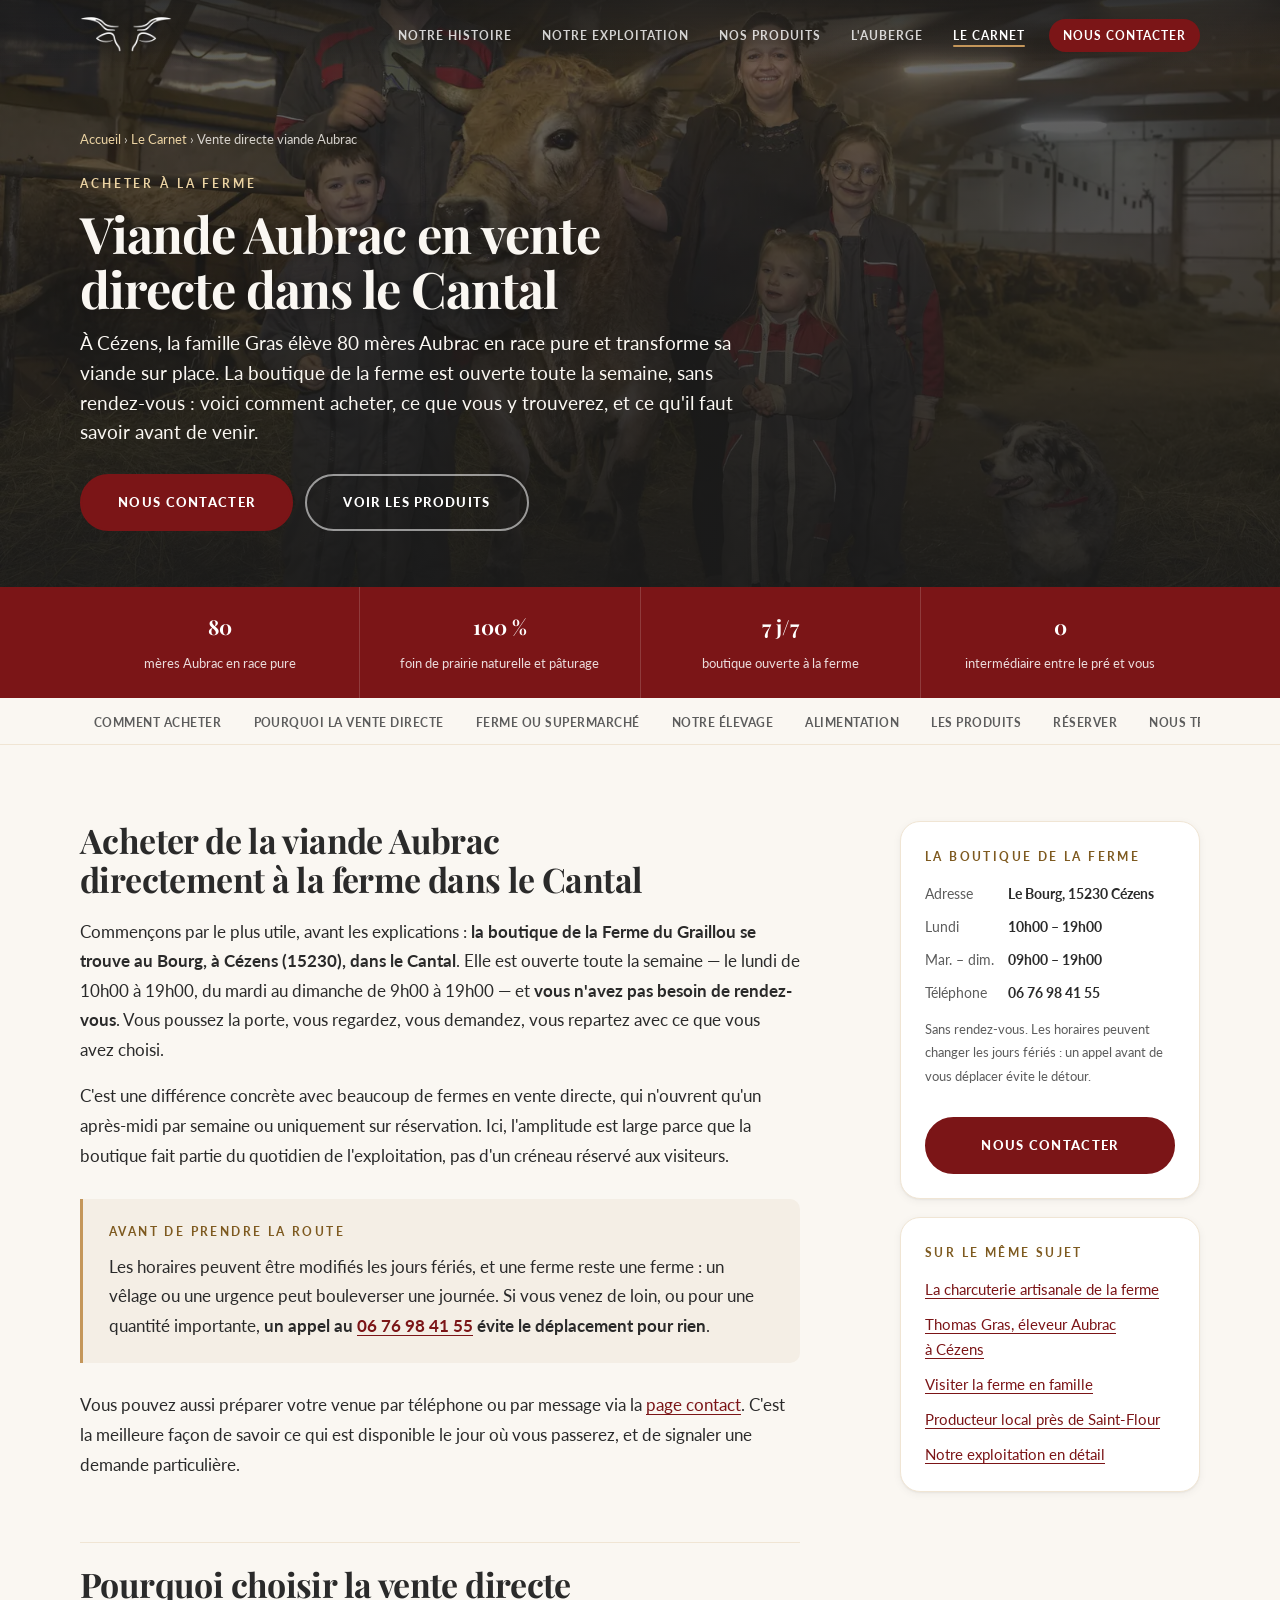
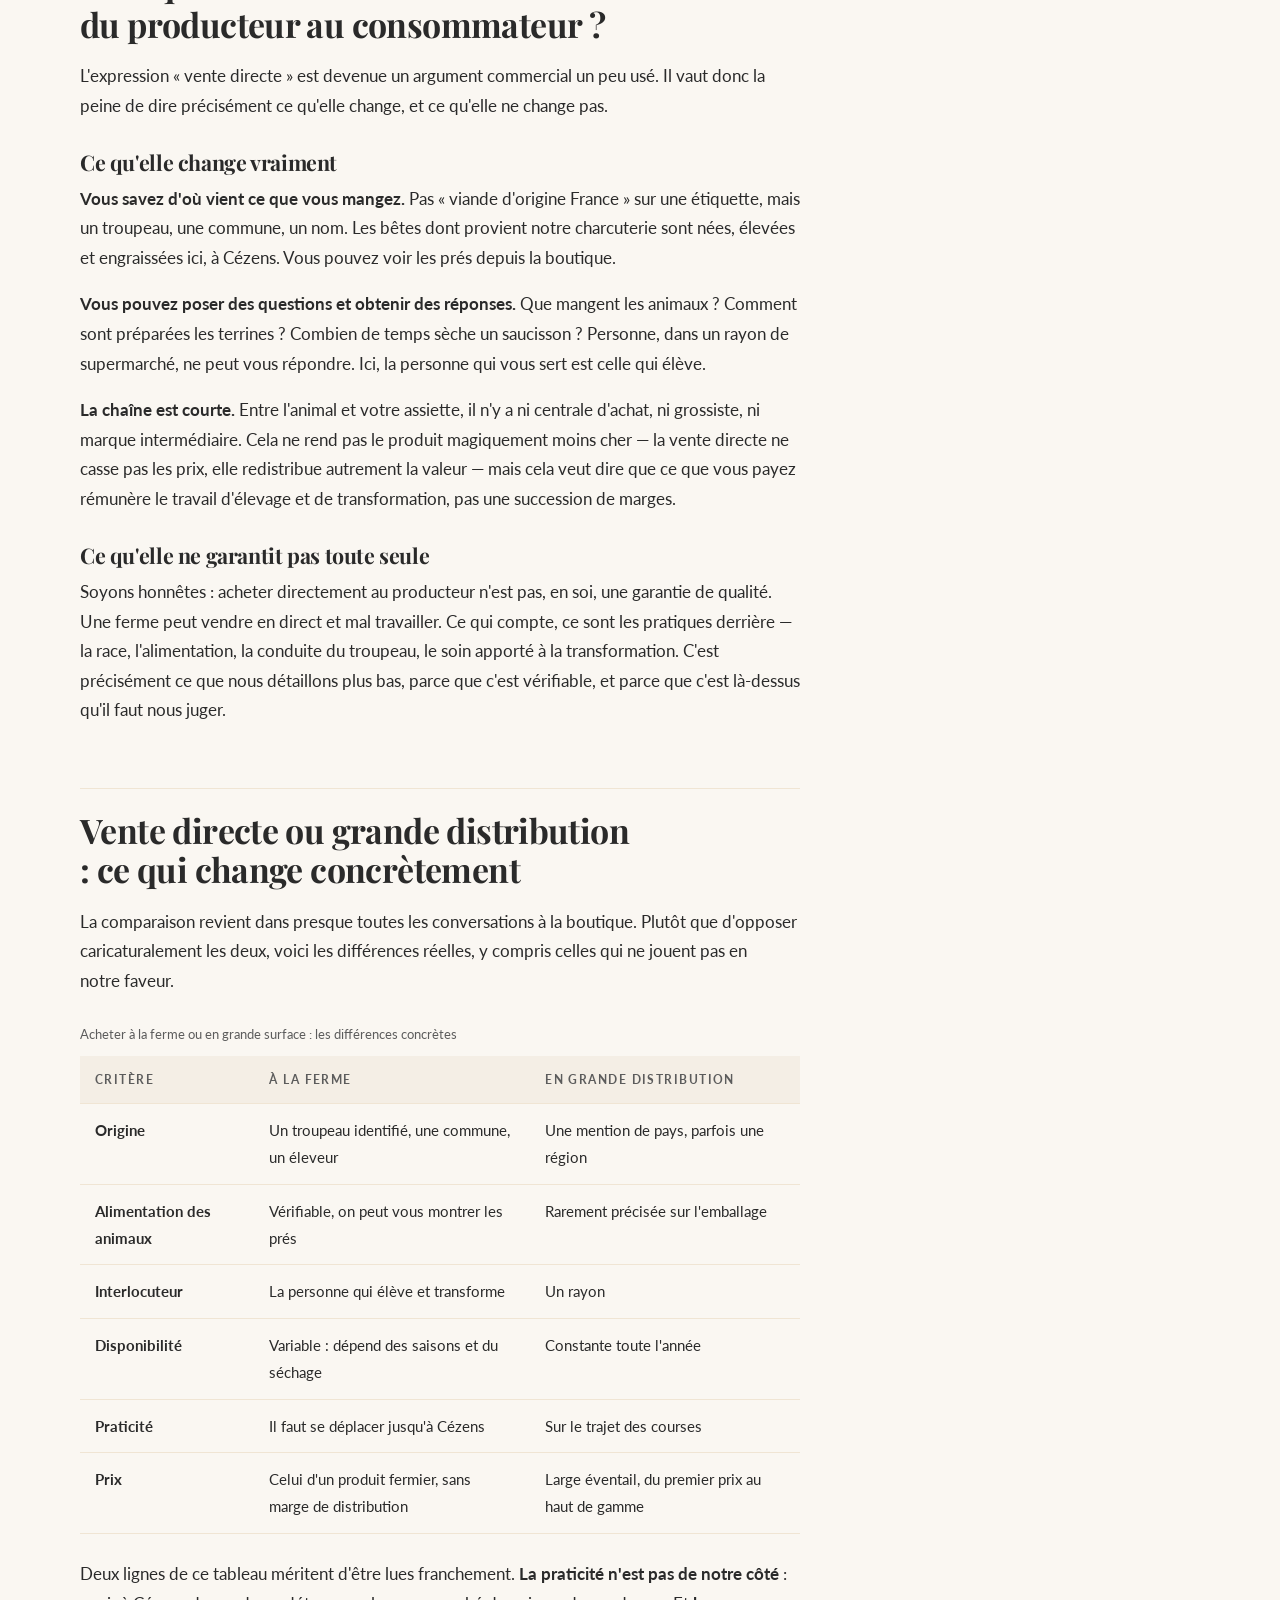
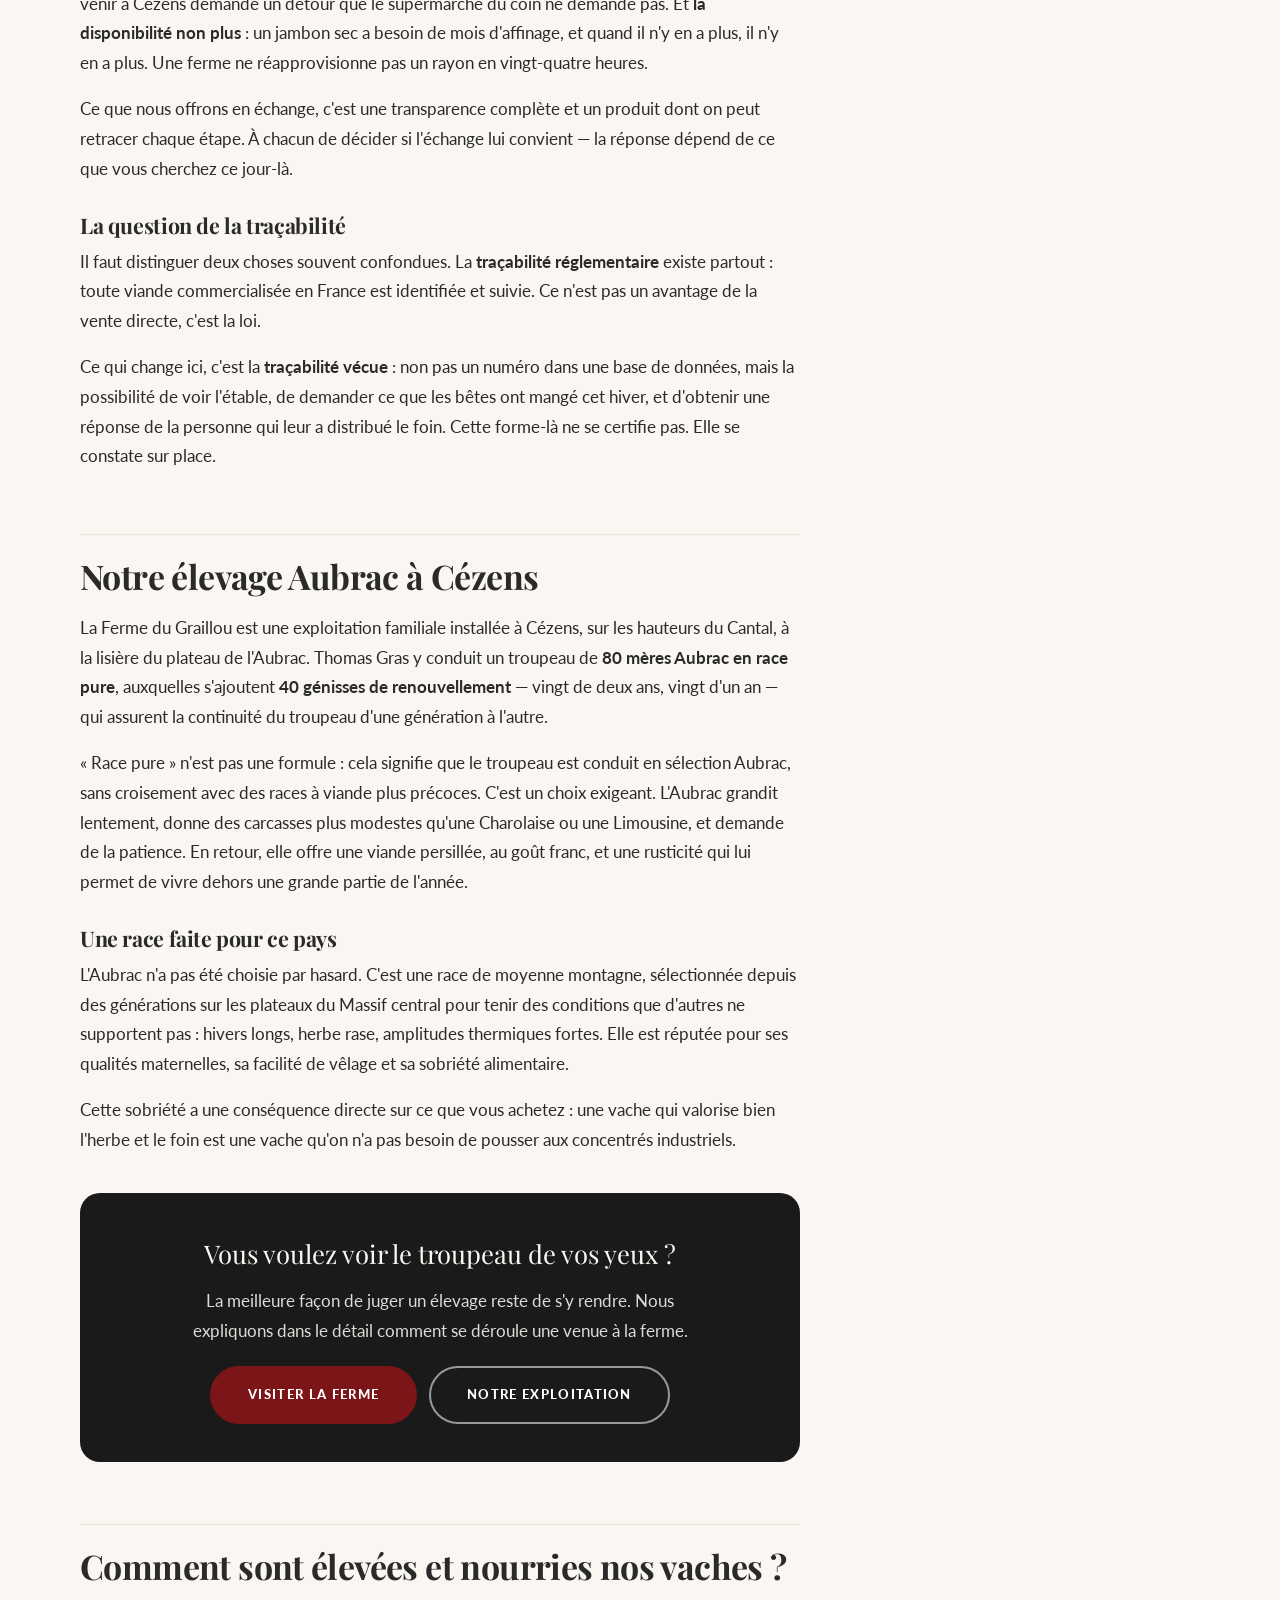
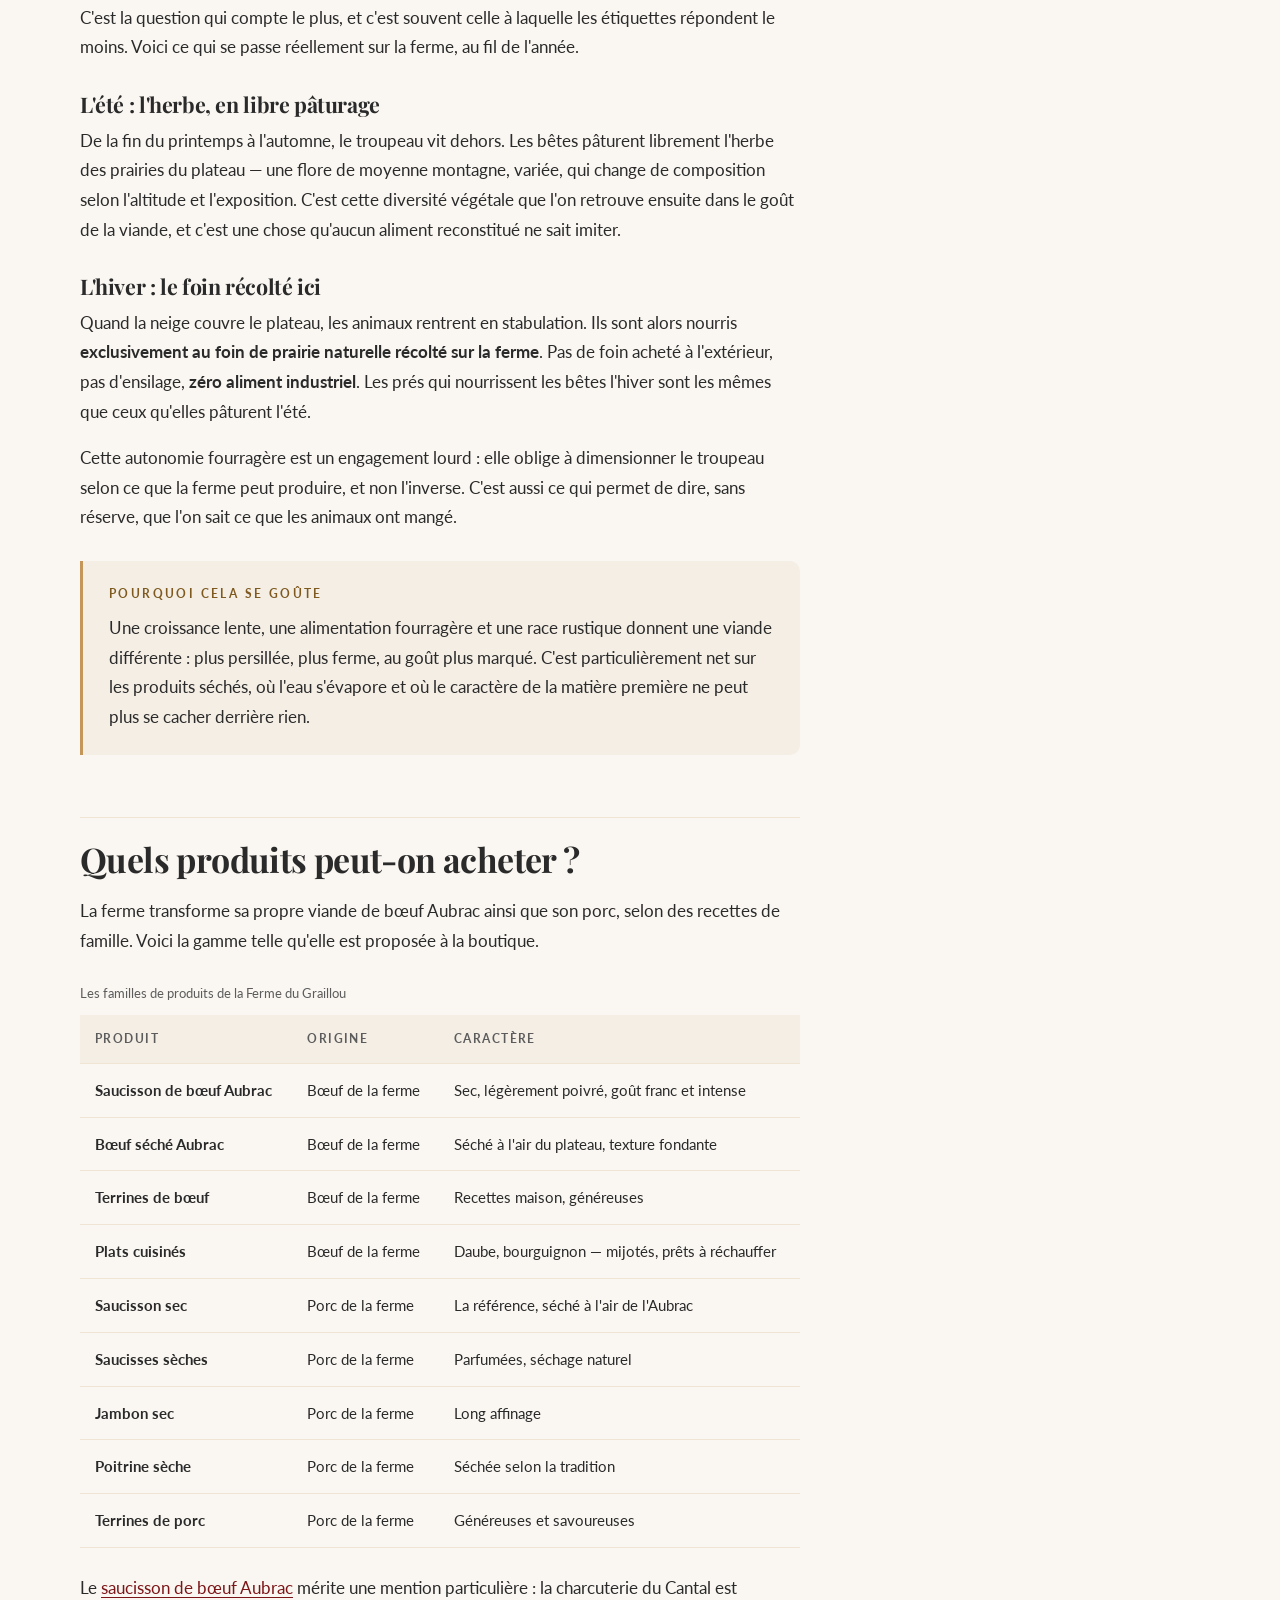
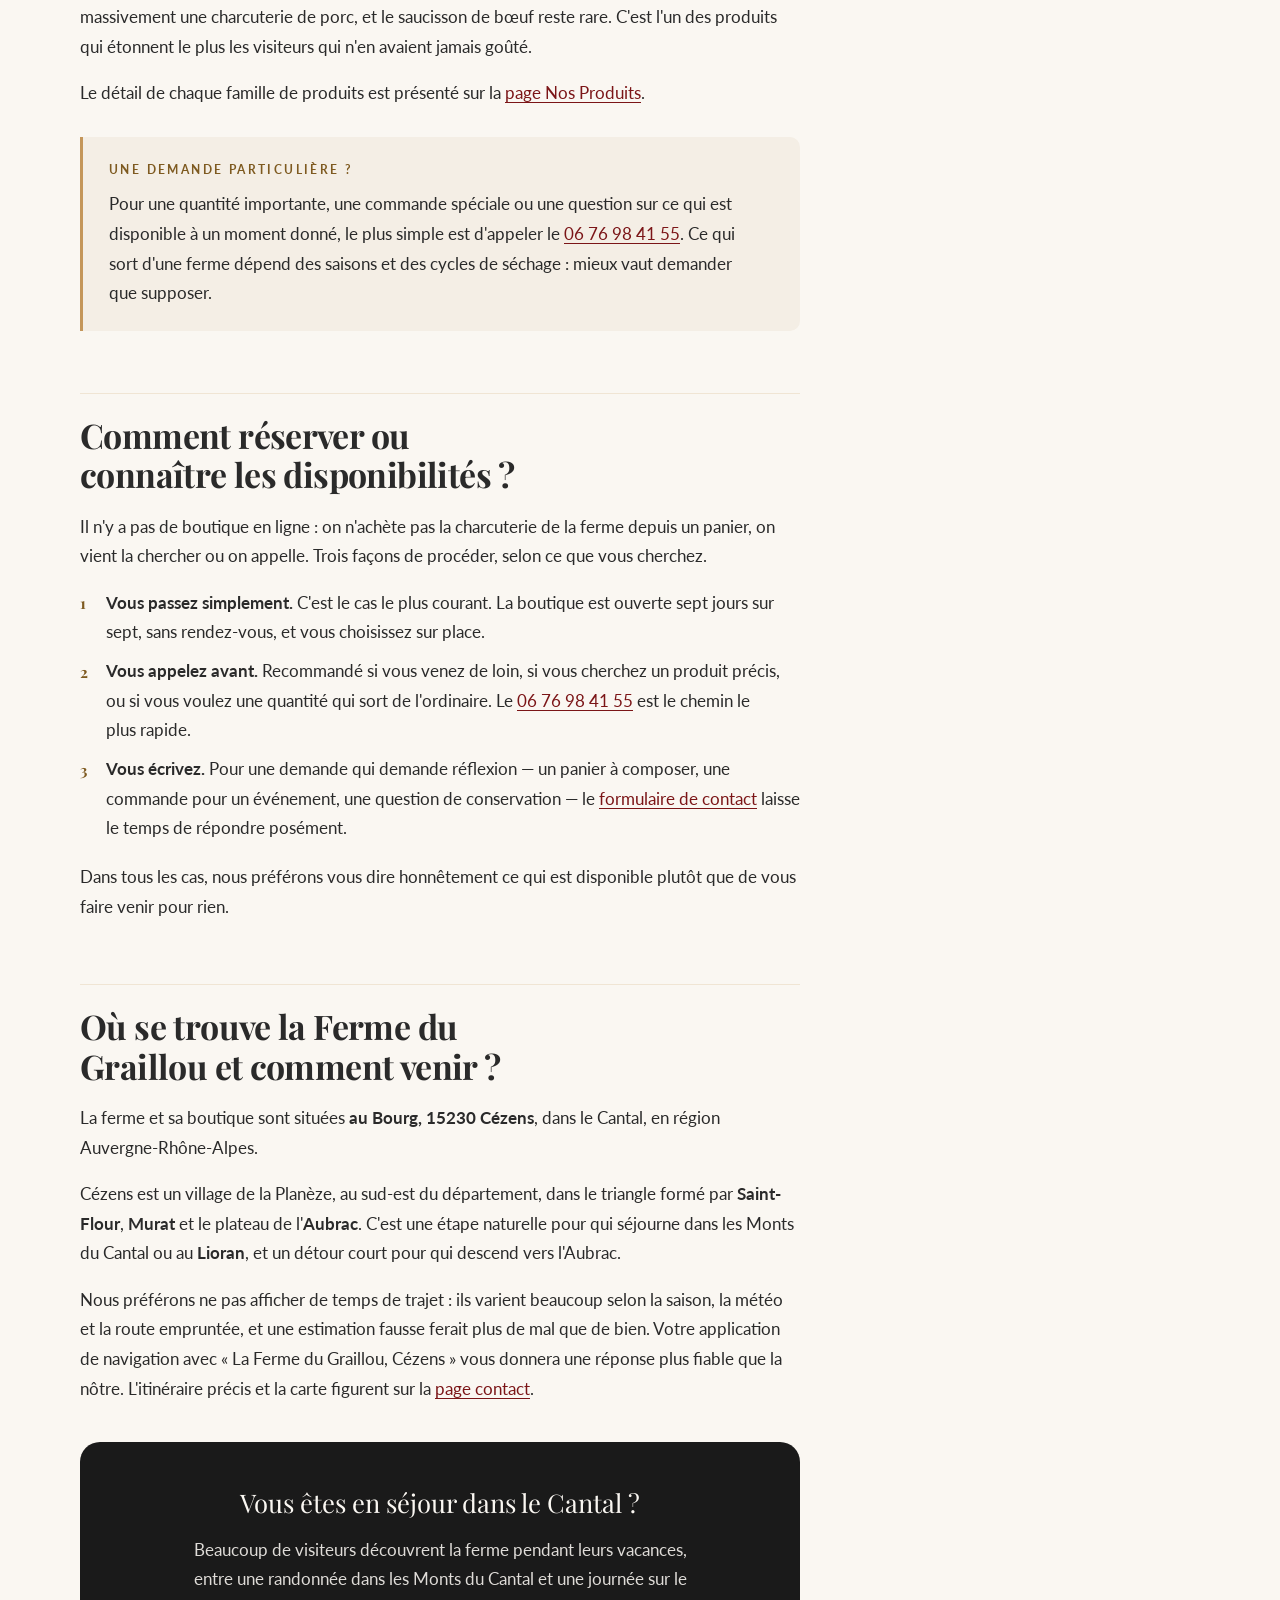
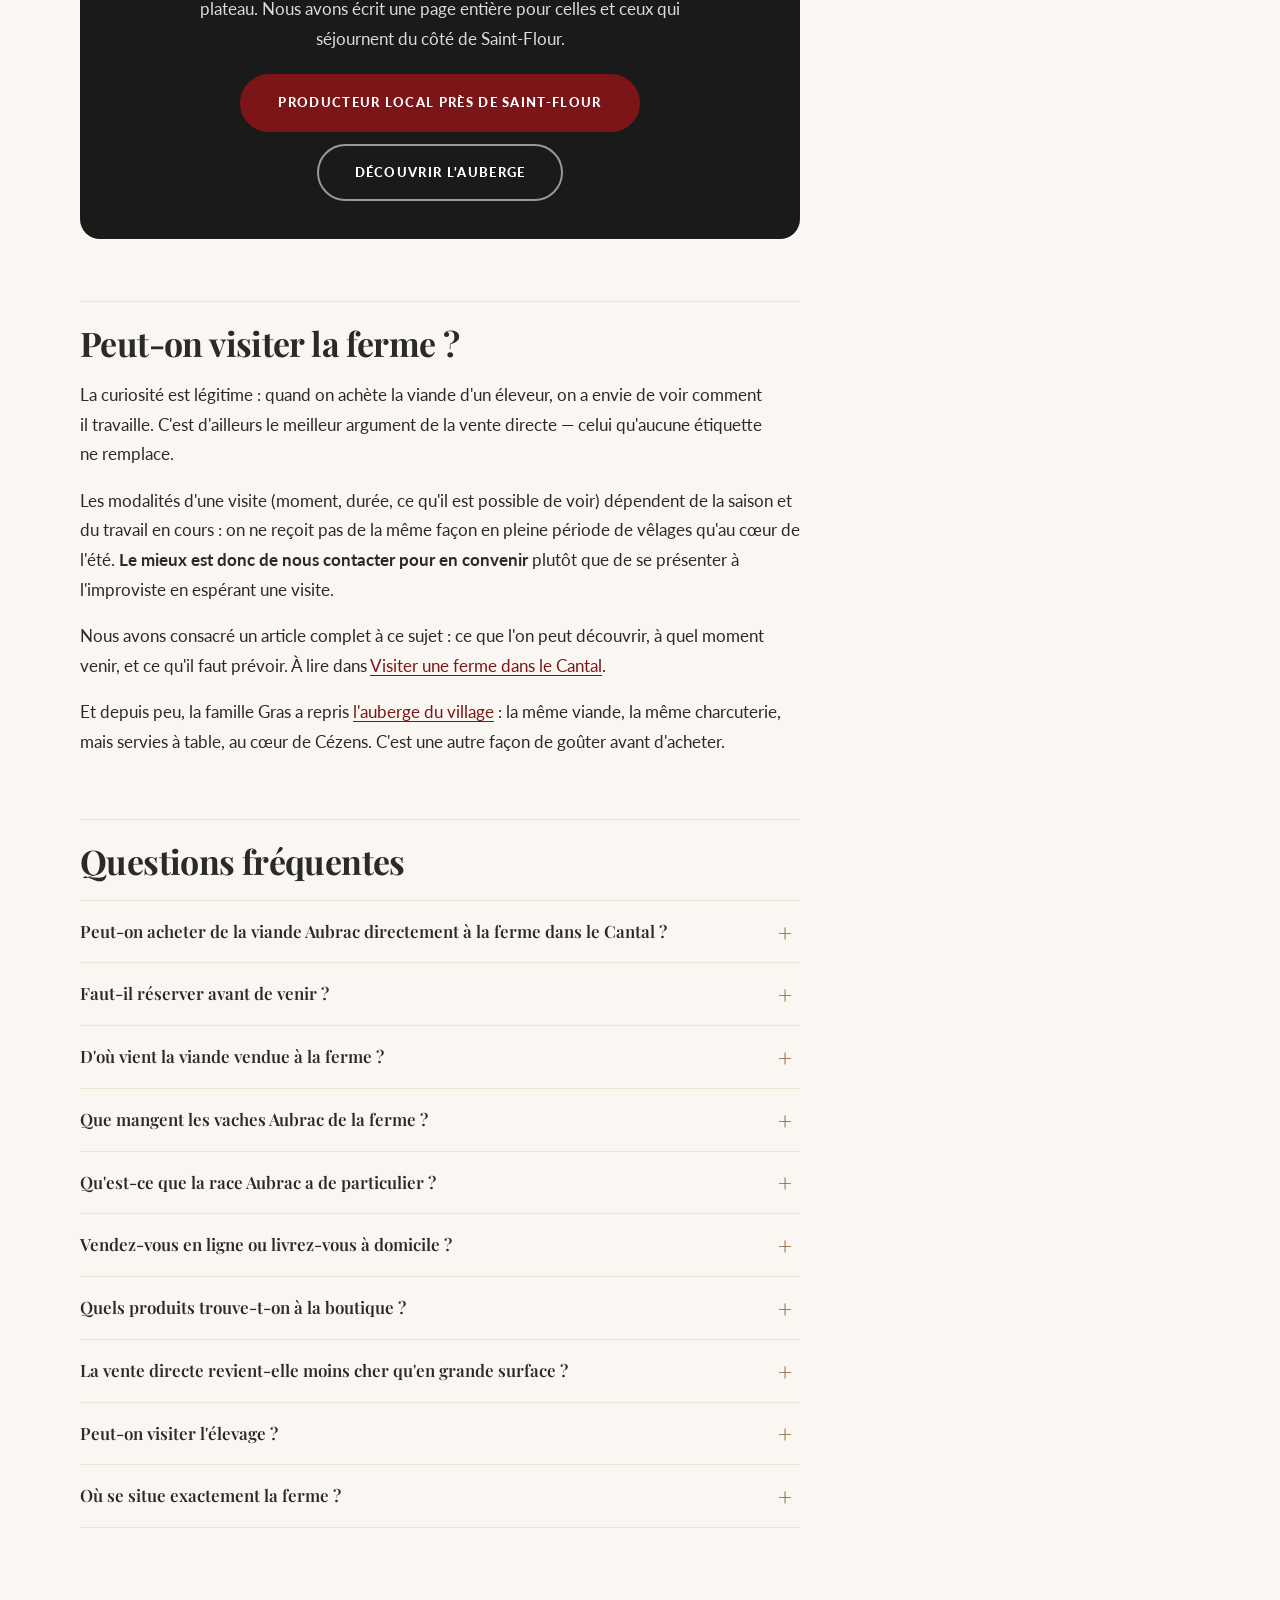
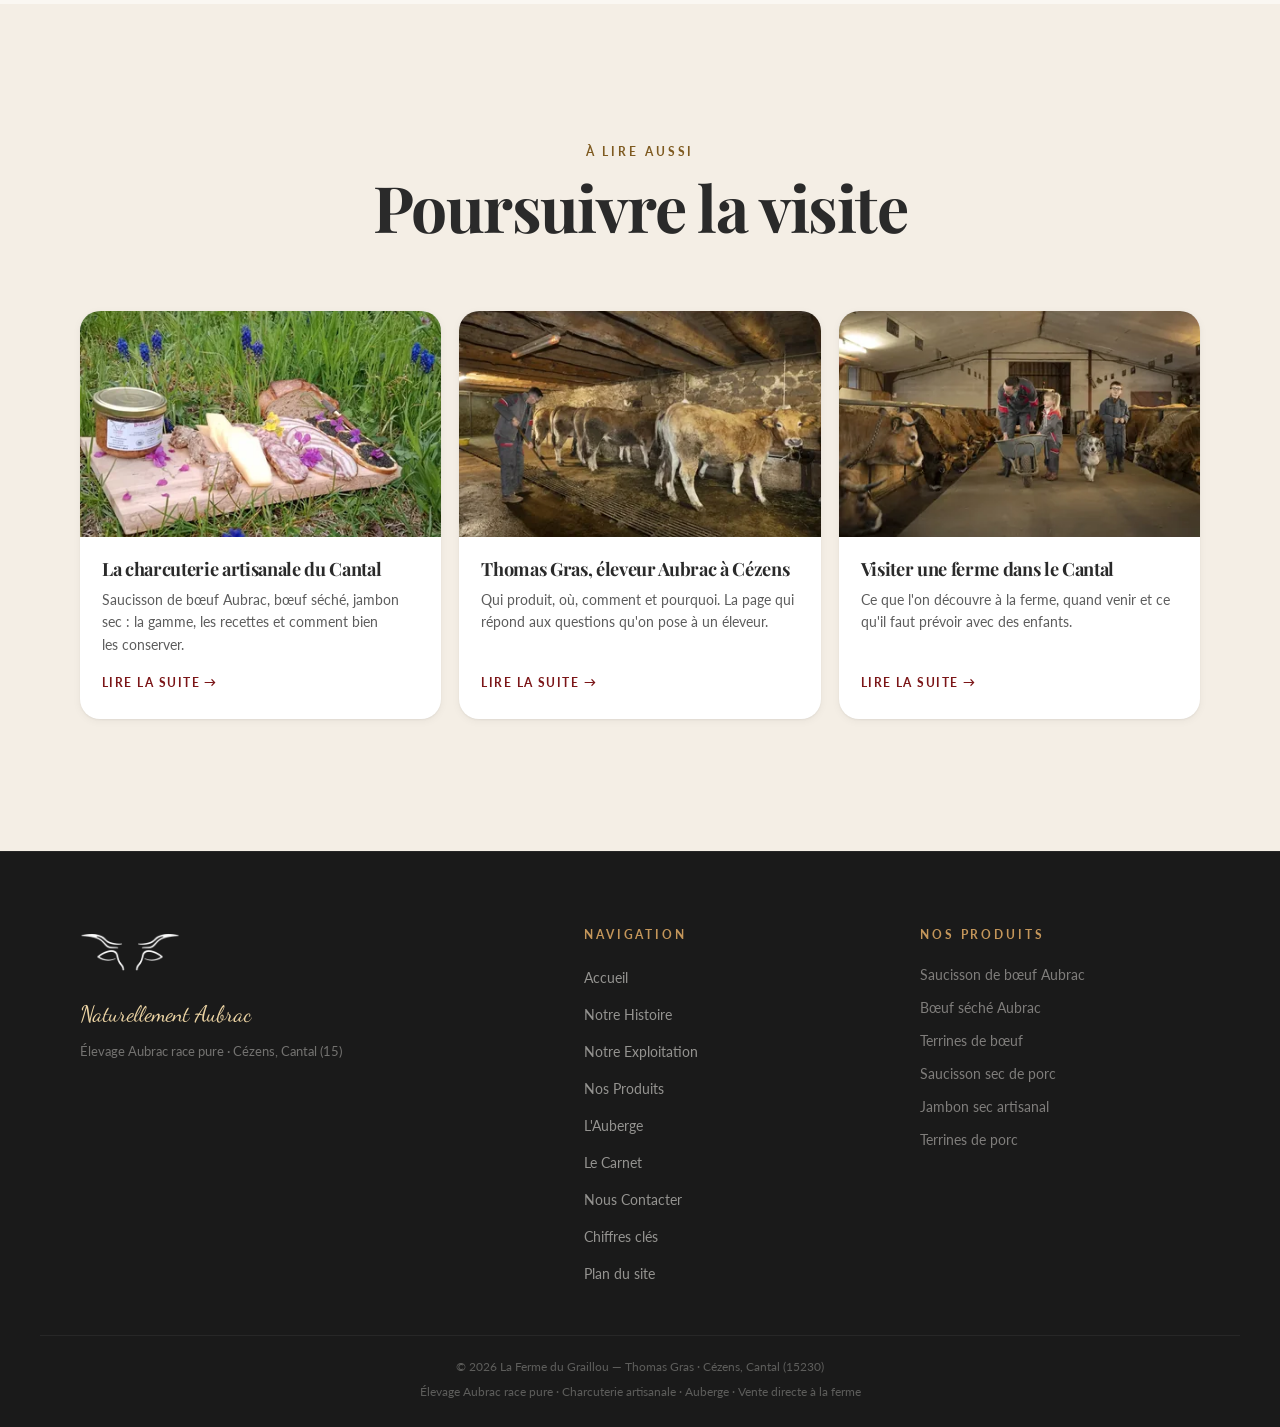
<file: blog/vente-directe-viande-aubrac-cantal.html>
<!DOCTYPE html>
<html lang="fr">
<head>
  <meta charset="UTF-8">
  <meta name="viewport" content="width=device-width, initial-scale=1.0">

  <title>Viande Aubrac en vente directe dans le Cantal – Cézens</title>
  <meta name="description" content="Acheter de la viande et de la charcuterie Aubrac en vente directe dans le Cantal : élevage race pure à Cézens, boutique à la ferme ouverte toute la semaine.">
  <meta name="robots" content="index, follow, max-image-preview:large, max-snippet:-1">
  <meta name="geo.region" content="FR-15">
  <meta name="geo.placename" content="Cézens, Cantal">
  <link rel="canonical" href="https://www.fermedugraillou.fr/blog/vente-directe-viande-aubrac-cantal.html">

  <meta property="og:type" content="article">
  <meta property="og:url" content="https://www.fermedugraillou.fr/blog/vente-directe-viande-aubrac-cantal.html">
  <meta property="og:title" content="Viande Aubrac en vente directe – Ferme du Graillou, Cézens (15)">
  <meta property="og:description" content="Acheter de la viande et de la charcuterie Aubrac en vente directe dans le Cantal : élevage race pure à Cézens, boutique à la ferme ouverte toute la semaine.">
  <meta property="og:image" content="https://www.fermedugraillou.fr/images/opt/G23_9431-CR2_DxO_DeepPRIME-1200.jpg">
  <meta property="og:locale" content="fr_FR">
  <meta property="og:site_name" content="La Ferme du Graillou">
  <meta name="twitter:card" content="summary_large_image">
  <meta name="twitter:title" content="Viande Aubrac en vente directe – Ferme du Graillou, Cézens (15)">
  <meta name="twitter:description" content="Acheter de la viande et de la charcuterie Aubrac en vente directe dans le Cantal : élevage race pure à Cézens, boutique à la ferme ouverte toute la semaine.">
  <meta name="twitter:image" content="https://www.fermedugraillou.fr/images/opt/G23_9431-CR2_DxO_DeepPRIME-1200.jpg">

  <link rel="preconnect" href="https://fonts.googleapis.com">
  <link rel="preconnect" href="https://fonts.gstatic.com" crossorigin>
  <link href="https://fonts.googleapis.com/css2?family=Playfair+Display:ital,wght@0,400;0,600;0,700;1,400;1,600&family=Lato:wght@300;400;700;900&family=Dancing+Script:wght@600;700&display=swap" rel="stylesheet">
  <link rel="preload" as="image" href="../images/opt/G23_9431-CR2_DxO_DeepPRIME-1024.webp"
        imagesrcset="../images/opt/G23_9431-CR2_DxO_DeepPRIME-640.webp 640w, ../images/opt/G23_9431-CR2_DxO_DeepPRIME-1024.webp 1024w, ../images/opt/G23_9431-CR2_DxO_DeepPRIME-1600.webp 1600w"
        imagesizes="100vw" fetchpriority="high">
  <link rel="icon" type="image/png" sizes="32x32" href="../images/favicon-32.png">
  <link rel="apple-touch-icon" href="../images/favicon-180.png">
  <link rel="stylesheet" href="../style.css?v=b9a54c8b">

  <script type="application/ld+json">
  {
    "@context": "https://schema.org",
    "@graph": [
      {
        "@type": [
          "LocalBusiness",
          "Farm",
          "FoodEstablishment"
        ],
        "@id": "https://www.fermedugraillou.fr/#organisation",
        "name": "La Ferme du Graillou",
        "url": "https://www.fermedugraillou.fr/",
        "telephone": "+33676984155",
        "email": "elodie.bertrand1@orange.fr",
        "address": {
          "@type": "PostalAddress",
          "streetAddress": "Le Bourg",
          "addressLocality": "Cézens",
          "postalCode": "15230",
          "addressRegion": "Cantal",
          "addressCountry": "FR"
        },
        "openingHoursSpecification": [
          {
            "@type": "OpeningHoursSpecification",
            "dayOfWeek": "https://schema.org/Monday",
            "opens": "10:00",
            "closes": "19:00"
          },
          {
            "@type": "OpeningHoursSpecification",
            "dayOfWeek": [
              "https://schema.org/Tuesday",
              "https://schema.org/Wednesday",
              "https://schema.org/Thursday",
              "https://schema.org/Friday",
              "https://schema.org/Saturday",
              "https://schema.org/Sunday"
            ],
            "opens": "09:00",
            "closes": "19:00"
          }
        ],
        "sameAs": [
          "https://www.facebook.com/thomas.gras.92/",
          "https://www.instagram.com/gras4243/"
        ]
      },
      {
        "@type": "WebSite",
        "@id": "https://www.fermedugraillou.fr/#site",
        "url": "https://www.fermedugraillou.fr/",
        "name": "La Ferme du Graillou",
        "inLanguage": "fr-FR",
        "publisher": {
          "@id": "https://www.fermedugraillou.fr/#organisation"
        }
      },
      {
        "@type": "BreadcrumbList",
        "@id": "https://www.fermedugraillou.fr/blog/vente-directe-viande-aubrac-cantal.html#fil",
        "itemListElement": [
          {
            "@type": "ListItem",
            "position": 1,
            "name": "Accueil",
            "item": "https://www.fermedugraillou.fr/"
          },
          {
            "@type": "ListItem",
            "position": 2,
            "name": "Le Carnet",
            "item": "https://www.fermedugraillou.fr/blog/index.html"
          },
          {
            "@type": "ListItem",
            "position": 3,
            "name": "Viande Aubrac en vente directe dans le Cantal",
            "item": "https://www.fermedugraillou.fr/blog/vente-directe-viande-aubrac-cantal.html"
          }
        ]
      },
      {
        "@type": [
          "WebPage"
        ],
        "@id": "https://www.fermedugraillou.fr/blog/vente-directe-viande-aubrac-cantal.html#page",
        "url": "https://www.fermedugraillou.fr/blog/vente-directe-viande-aubrac-cantal.html",
        "name": "Viande Aubrac en vente directe dans le Cantal",
        "description": "Acheter de la viande et de la charcuterie Aubrac en vente directe dans le Cantal : élevage race pure à Cézens, boutique à la ferme ouverte toute la semaine.",
        "inLanguage": "fr-FR",
        "isPartOf": {
          "@id": "https://www.fermedugraillou.fr/#site"
        },
        "about": {
          "@id": "https://www.fermedugraillou.fr/#organisation"
        },
        "primaryImageOfPage": {
          "@type": "ImageObject",
          "url": "https://www.fermedugraillou.fr/images/opt/G23_9431-CR2_DxO_DeepPRIME-1200.jpg"
        },
        "datePublished": "2026-09-26",
        "dateModified": "2026-10-12",
        "breadcrumb": {
          "@id": "https://www.fermedugraillou.fr/blog/vente-directe-viande-aubrac-cantal.html#fil"
        },
        "mainEntity": {
          "@id": "https://www.fermedugraillou.fr/blog/vente-directe-viande-aubrac-cantal.html#article"
        },
        "hasPart": [
          {
            "@id": "https://www.fermedugraillou.fr/blog/vente-directe-viande-aubrac-cantal.html#faq"
          }
        ]
      },
      {
        "@type": "BlogPosting",
        "headline": "Viande Aubrac en vente directe dans le Cantal",
        "description": "Acheter de la viande et de la charcuterie Aubrac en vente directe dans le Cantal : élevage race pure à Cézens, boutique à la ferme ouverte toute la semaine.",
        "inLanguage": "fr-FR",
        "datePublished": "2026-09-26",
        "dateModified": "2026-10-12",
        "mainEntityOfPage": {
          "@id": "https://www.fermedugraillou.fr/blog/vente-directe-viande-aubrac-cantal.html#page"
        },
        "image": "https://www.fermedugraillou.fr/images/opt/G23_9431-CR2_DxO_DeepPRIME-1200.jpg",
        "author": {
          "@id": "https://www.fermedugraillou.fr/#organisation"
        },
        "publisher": {
          "@id": "https://www.fermedugraillou.fr/#organisation"
        },
        "about": {
          "@type": "Thing",
          "name": "Vente directe de viande Aubrac dans le Cantal"
        },
        "@id": "https://www.fermedugraillou.fr/blog/vente-directe-viande-aubrac-cantal.html#article",
        "url": "https://www.fermedugraillou.fr/blog/vente-directe-viande-aubrac-cantal.html",
        "isPartOf": {
          "@id": "https://www.fermedugraillou.fr/blog/index.html#blog"
        }
      },
      {
        "@type": "FAQPage",
        "mainEntity": [
          {
            "@type": "Question",
            "name": "Peut-on acheter de la viande Aubrac directement à la ferme dans le Cantal ?",
            "acceptedAnswer": {
              "@type": "Answer",
              "text": "Oui. La boutique de la Ferme du Graillou, au Bourg à Cézens (15230), est ouverte toute la semaine : lundi de 10h00 à 19h00, du mardi au dimanche de 9h00 à 19h00. Aucun rendez-vous n'est nécessaire. Vous y trouvez la charcuterie et les plats cuisinés élaborés à partir des animaux élevés sur la ferme."
            }
          },
          {
            "@type": "Question",
            "name": "Faut-il réserver avant de venir ?",
            "acceptedAnswer": {
              "@type": "Answer",
              "text": "Non, la boutique est en accès libre pendant les horaires d'ouverture. Un appel préalable au 06 76 98 41 55 reste conseillé si vous venez de loin, si vous cherchez un produit précis ou si vous souhaitez une quantité importante."
            }
          },
          {
            "@type": "Question",
            "name": "D'où vient la viande vendue à la ferme ?",
            "acceptedAnswer": {
              "@type": "Answer",
              "text": "Des animaux élevés sur l'exploitation même, à Cézens : un troupeau de 80 mères Aubrac conduites en race pure, ainsi que les porcs de la ferme. Il n'y a pas d'intermédiaire entre l'élevage et la boutique."
            }
          },
          {
            "@type": "Question",
            "name": "Que mangent les vaches Aubrac de la ferme ?",
            "acceptedAnswer": {
              "@type": "Answer",
              "text": "De l'herbe en libre pâturage sur les prairies du plateau pendant la belle saison, et du foin de prairie naturelle récolté sur la ferme pendant l'hiver. Aucun aliment industriel n'entre dans leur ration."
            }
          },
          {
            "@type": "Question",
            "name": "Qu'est-ce que la race Aubrac a de particulier ?",
            "acceptedAnswer": {
              "@type": "Answer",
              "text": "C'est une race rustique de moyenne montagne, sélectionnée sur les plateaux du Massif central. Elle est réputée pour ses qualités maternelles, sa facilité de vêlage et sa sobriété alimentaire. Sa croissance plus lente donne une viande persillée au goût franc."
            }
          },
          {
            "@type": "Question",
            "name": "Vendez-vous en ligne ou livrez-vous à domicile ?",
            "acceptedAnswer": {
              "@type": "Answer",
              "text": "Il n'existe pas de boutique en ligne sur ce site. Pour toute question concernant une commande ou un retrait, contactez-nous directement par téléphone au 06 76 98 41 55 ou via le formulaire de contact : nous vous dirons ce qui est possible."
            }
          },
          {
            "@type": "Question",
            "name": "Quels produits trouve-t-on à la boutique ?",
            "acceptedAnswer": {
              "@type": "Answer",
              "text": "Côté bœuf Aubrac : saucisson de bœuf, bœuf séché, terrines et plats cuisinés. Côté porc : saucisson sec, saucisses sèches, jambon sec, poitrine sèche et terrines. La disponibilité varie selon les saisons et les cycles de séchage."
            }
          },
          {
            "@type": "Question",
            "name": "La vente directe revient-elle moins cher qu'en grande surface ?",
            "acceptedAnswer": {
              "@type": "Answer",
              "text": "Pas nécessairement, et nous préférons le dire. La vente directe supprime les intermédiaires, mais elle ne transforme pas un produit fermier en produit industriel : le temps d'élevage, la race et la transformation artisanale ont un coût. Ce que vous payez rémunère le travail plutôt qu'une chaîne de distribution."
            }
          },
          {
            "@type": "Question",
            "name": "Peut-on visiter l'élevage ?",
            "acceptedAnswer": {
              "@type": "Answer",
              "text": "Les visites dépendent de la saison et du travail en cours sur la ferme. Contactez-nous pour en convenir plutôt que de vous présenter à l'improviste. Notre article consacré à la visite de la ferme détaille ce que l'on peut y découvrir."
            }
          },
          {
            "@type": "Question",
            "name": "Où se situe exactement la ferme ?",
            "acceptedAnswer": {
              "@type": "Answer",
              "text": "Au Bourg, 15230 Cézens, dans le Cantal, entre Saint-Flour, Murat et le plateau de l'Aubrac. L'itinéraire et la carte figurent sur la page contact."
            }
          }
        ],
        "@id": "https://www.fermedugraillou.fr/blog/vente-directe-viande-aubrac-cantal.html#faq"
      }
    ]
  }
  </script>
</head>
<body>

  <div class="scroll-progress" aria-hidden="true"></div>

  <header class="site-header" id="site-header">
    <nav class="nav-container" aria-label="Navigation principale">
      <a href="/" class="nav-logo" aria-label="La Ferme du Graillou – Retour à l'accueil">
        <img src="../images/opt/logo-blanc-1024.webp" alt="Logo La Ferme du Graillou – Élevage Aubrac Cézens Cantal"
             width="110" height="74" srcset="../images/opt/logo-blanc-220.webp 220w, ../images/opt/logo-blanc-640.webp 640w" sizes="110px">
      </a>
      <button class="nav-toggle" id="nav-toggle" aria-expanded="false" aria-controls="nav-menu"
              aria-label="Ouvrir le menu de navigation">
        <span class="burger-line"></span><span class="burger-line"></span><span class="burger-line"></span>
      </button>
      <ul class="nav-menu" id="nav-menu" role="list">
        <li><a href="../histoire.html" class="nav-link">Notre Histoire</a></li>
        <li><a href="../exploitation.html" class="nav-link">Notre Exploitation</a></li>
        <li><a href="../produits.html" class="nav-link">Nos Produits</a></li>
        <li><a href="../auberge.html" class="nav-link">L'Auberge</a></li>
        <li><a href="index.html" class="nav-link is-active">Le Carnet</a></li>
        <li><a href="../contact.html" class="nav-link nav-cta">Nous Contacter</a></li>
      </ul>
    </nav>
  </header>

  <main id="main">

    <section class="bl-hero" aria-labelledby="titre">
      <div class="bl-hero-media" aria-hidden="true">
        <img src="../images/opt/G23_9431-CR2_DxO_DeepPRIME-1024.webp" alt="La famille Gras et son chien auprès d&#x27;une vache Aubrac, dans le bâtiment de la ferme à Cézens" width="1600" height="1067" fetchpriority="high" decoding="async"
         srcset="../images/opt/G23_9431-CR2_DxO_DeepPRIME-400.webp 400w, ../images/opt/G23_9431-CR2_DxO_DeepPRIME-640.webp 640w, ../images/opt/G23_9431-CR2_DxO_DeepPRIME-1024.webp 1024w, ../images/opt/G23_9431-CR2_DxO_DeepPRIME-1600.webp 1600w" sizes="100vw">
      </div>
      <div class="bl-hero-voile" aria-hidden="true"></div>
      <div class="bl-hero-inner">
        <div class="container">
          <p class="bl-fil"><a href="/">Accueil</a> › <a href="index.html">Le Carnet</a> › <span aria-current="page">Vente directe viande Aubrac</span></p>
          <span class="eyebrow eyebrow--light">Acheter à la ferme</span>
          <h1 id="titre">Viande Aubrac en vente directe dans le Cantal</h1>
          <p class="bl-hero-sous">À Cézens, la famille Gras élève 80 mères Aubrac en race pure et transforme sa viande sur place. La boutique de la ferme est ouverte toute la semaine, sans rendez-vous : voici comment acheter, ce que vous y trouverez, et ce qu'il faut savoir avant de venir.</p>
          <div class="bl-hero-actions">
            <a href="../contact.html" class="btn btn-primary">Nous contacter</a>
            <a href="../produits.html" class="btn btn-ghost">Voir les produits</a>
          </div>
        </div>
      </div>
    </section>

    <section class="bl-preuves" aria-label="Repères sur la ferme">
      <div class="container"><ul role="list"><li><b>80</b><span>mères Aubrac en race pure</span></li><li><b>100 %</b><span>foin de prairie naturelle et pâturage</span></li><li><b>7 j/7</b><span>boutique ouverte à la ferme</span></li><li><b>0</b><span>intermédiaire entre le pré et vous</span></li></ul></div>
    </section>

  <nav class="bl-ancres" aria-label="Sommaire de l'article">
    <div class="container"><ul role="list"><li><a href="#acheter">Comment acheter</a></li><li><a href="#pourquoi">Pourquoi la vente directe</a></li><li><a href="#comparaison">Ferme ou supermarché</a></li><li><a href="#elevage">Notre élevage</a></li><li><a href="#alimentation">Alimentation</a></li><li><a href="#produits">Les produits</a></li><li><a href="#reserver">Réserver</a></li><li><a href="#venir">Nous trouver</a></li><li><a href="#visiter">Visiter</a></li></ul></div>
  </nav>

    <div class="bl-corps">
      <div class="container">
        <div class="bl-grille">
          <article class="bl-texte">
    <section id="acheter">
      <h2>Acheter de la viande Aubrac directement à la ferme dans le Cantal</h2>

      <p>Commençons par le plus utile, avant les explications : <strong>la boutique de la Ferme du Graillou se trouve au Bourg, à Cézens (15230), dans le Cantal</strong>. Elle est ouverte toute la semaine — le lundi de 10h00 à 19h00, du mardi au dimanche de 9h00 à 19h00 — et <strong>vous n'avez pas besoin de rendez-vous</strong>. Vous poussez la porte, vous regardez, vous demandez, vous repartez avec ce que vous avez choisi.</p>

      <p>C'est une différence concrète avec beaucoup de fermes en vente directe, qui n'ouvrent qu'un après-midi par semaine ou uniquement sur réservation. Ici, l'amplitude est large parce que la boutique fait partie du quotidien de l'exploitation, pas d'un créneau réservé aux visiteurs.</p>

      <div class="bl-encadre">
        <p class="bl-encadre-titre">Avant de prendre la route</p>
        <p>Les horaires peuvent être modifiés les jours fériés, et une ferme reste une ferme : un vêlage ou une urgence peut bouleverser une journée. Si vous venez de loin, ou pour une quantité importante, <strong>un appel au <a href="tel:+33676984155">06 76 98 41 55</a> évite le déplacement pour rien</strong>.</p>
      </div>

      <p>Vous pouvez aussi préparer votre venue par téléphone ou par message via la <a href="../contact.html">page contact</a>. C'est la meilleure façon de savoir ce qui est disponible le jour où vous passerez, et de signaler une demande particulière.</p>

    </section>
    <section id="pourquoi">
      <h2>Pourquoi choisir la vente directe du producteur au consommateur ?</h2>

      <p>L'expression « vente directe » est devenue un argument commercial un peu usé. Il vaut donc la peine de dire précisément ce qu'elle change, et ce qu'elle ne change pas.</p>

      <h3>Ce qu'elle change vraiment</h3>

      <p><strong>Vous savez d'où vient ce que vous mangez.</strong> Pas « viande d'origine France » sur une étiquette, mais un troupeau, une commune, un nom. Les bêtes dont provient notre charcuterie sont nées, élevées et engraissées ici, à Cézens. Vous pouvez voir les prés depuis la boutique.</p>

      <p><strong>Vous pouvez poser des questions et obtenir des réponses.</strong> Que mangent les animaux ? Comment sont préparées les terrines ? Combien de temps sèche un saucisson ? Personne, dans un rayon de supermarché, ne peut vous répondre. Ici, la personne qui vous sert est celle qui élève.</p>

      <p><strong>La chaîne est courte.</strong> Entre l'animal et votre assiette, il n'y a ni centrale d'achat, ni grossiste, ni marque intermédiaire. Cela ne rend pas le produit magiquement moins cher — la vente directe ne casse pas les prix, elle redistribue autrement la valeur — mais cela veut dire que ce que vous payez rémunère le travail d'élevage et de transformation, pas une succession de marges.</p>

      <h3>Ce qu'elle ne garantit pas toute seule</h3>

      <p>Soyons honnêtes : acheter directement au producteur n'est pas, en soi, une garantie de qualité. Une ferme peut vendre en direct et mal travailler. Ce qui compte, ce sont les pratiques derrière — la race, l'alimentation, la conduite du troupeau, le soin apporté à la transformation. C'est précisément ce que nous détaillons plus bas, parce que c'est vérifiable, et parce que c'est là-dessus qu'il faut nous juger.</p>

    </section>
    <section id="comparaison">
      <h2>Vente directe ou grande distribution : ce qui change concrètement</h2>

      <p>La comparaison revient dans presque toutes les conversations à la boutique. Plutôt que d'opposer caricaturalement les deux, voici les différences réelles, y compris celles qui ne jouent pas en notre faveur.</p>

      <table class="bl-tableau">
        <caption>Acheter à la ferme ou en grande surface : les différences concrètes</caption>
        <thead>
          <tr><th scope="col">Critère</th><th scope="col">À la ferme</th><th scope="col">En grande distribution</th></tr>
        </thead>
        <tbody>
          <tr><th scope="row">Origine</th><td data-col="À la ferme">Un troupeau identifié, une commune, un éleveur</td><td data-col="En grande distribution">Une mention de pays, parfois une région</td></tr>
          <tr><th scope="row">Alimentation des animaux</th><td data-col="À la ferme">Vérifiable, on peut vous montrer les prés</td><td data-col="En grande distribution">Rarement précisée sur l'emballage</td></tr>
          <tr><th scope="row">Interlocuteur</th><td data-col="À la ferme">La personne qui élève et transforme</td><td data-col="En grande distribution">Un rayon</td></tr>
          <tr><th scope="row">Disponibilité</th><td data-col="À la ferme">Variable : dépend des saisons et du séchage</td><td data-col="En grande distribution">Constante toute l'année</td></tr>
          <tr><th scope="row">Praticité</th><td data-col="À la ferme">Il faut se déplacer jusqu'à Cézens</td><td data-col="En grande distribution">Sur le trajet des courses</td></tr>
          <tr><th scope="row">Prix</th><td data-col="À la ferme">Celui d'un produit fermier, sans marge de distribution</td><td data-col="En grande distribution">Large éventail, du premier prix au haut de gamme</td></tr>
        </tbody>
      </table>

      <p>Deux lignes de ce tableau méritent d'être lues franchement. <strong>La praticité n'est pas de notre côté</strong> : venir à Cézens demande un détour que le supermarché du coin ne demande pas. Et <strong>la disponibilité non plus</strong> : un jambon sec a besoin de mois d'affinage, et quand il n'y en a plus, il n'y en a plus. Une ferme ne réapprovisionne pas un rayon en vingt-quatre heures.</p>

      <p>Ce que nous offrons en échange, c'est une transparence complète et un produit dont on peut retracer chaque étape. À chacun de décider si l'échange lui convient — la réponse dépend de ce que vous cherchez ce jour-là.</p>

      <h3>La question de la traçabilité</h3>

      <p>Il faut distinguer deux choses souvent confondues. La <strong>traçabilité réglementaire</strong> existe partout : toute viande commercialisée en France est identifiée et suivie. Ce n'est pas un avantage de la vente directe, c'est la loi.</p>

      <p>Ce qui change ici, c'est la <strong>traçabilité vécue</strong> : non pas un numéro dans une base de données, mais la possibilité de voir l'étable, de demander ce que les bêtes ont mangé cet hiver, et d'obtenir une réponse de la personne qui leur a distribué le foin. Cette forme-là ne se certifie pas. Elle se constate sur place.</p>

    </section>
    <section id="elevage">
      <h2>Notre élevage Aubrac à Cézens</h2>

      <p>La Ferme du Graillou est une exploitation familiale installée à Cézens, sur les hauteurs du Cantal, à la lisière du plateau de l'Aubrac. Thomas Gras y conduit un troupeau de <strong>80 mères Aubrac en race pure</strong>, auxquelles s'ajoutent <strong>40 génisses de renouvellement</strong> — vingt de deux ans, vingt d'un an — qui assurent la continuité du troupeau d'une génération à l'autre.</p>

      <p>« Race pure » n'est pas une formule : cela signifie que le troupeau est conduit en sélection Aubrac, sans croisement avec des races à viande plus précoces. C'est un choix exigeant. L'Aubrac grandit lentement, donne des carcasses plus modestes qu'une Charolaise ou une Limousine, et demande de la patience. En retour, elle offre une viande persillée, au goût franc, et une rusticité qui lui permet de vivre dehors une grande partie de l'année.</p>

      <h3>Une race faite pour ce pays</h3>

      <p>L'Aubrac n'a pas été choisie par hasard. C'est une race de moyenne montagne, sélectionnée depuis des générations sur les plateaux du Massif central pour tenir des conditions que d'autres ne supportent pas : hivers longs, herbe rase, amplitudes thermiques fortes. Elle est réputée pour ses qualités maternelles, sa facilité de vêlage et sa sobriété alimentaire.</p>

      <p>Cette sobriété a une conséquence directe sur ce que vous achetez : une vache qui valorise bien l'herbe et le foin est une vache qu'on n'a pas besoin de pousser aux concentrés industriels.</p>

      <div class="bl-cta">
        <p class="bl-cta-titre">Vous voulez voir le troupeau de vos yeux ?</p>
        <p>La meilleure façon de juger un élevage reste de s'y rendre. Nous expliquons dans le détail comment se déroule une venue à la ferme.</p>
        <div class="bl-cta-boutons">
          <a href="visite-ferme-cantal.html" class="btn btn-primary">Visiter la ferme</a>
          <a href="../exploitation.html" class="btn btn-ghost">Notre exploitation</a>
        </div>
      </div>

    </section>
    <section id="alimentation">
      <h2>Comment sont élevées et nourries nos vaches ?</h2>

      <p>C'est la question qui compte le plus, et c'est souvent celle à laquelle les étiquettes répondent le moins. Voici ce qui se passe réellement sur la ferme, au fil de l'année.</p>

      <h3>L'été : l'herbe, en libre pâturage</h3>

      <p>De la fin du printemps à l'automne, le troupeau vit dehors. Les bêtes pâturent librement l'herbe des prairies du plateau — une flore de moyenne montagne, variée, qui change de composition selon l'altitude et l'exposition. C'est cette diversité végétale que l'on retrouve ensuite dans le goût de la viande, et c'est une chose qu'aucun aliment reconstitué ne sait imiter.</p>

      <h3>L'hiver : le foin récolté ici</h3>

      <p>Quand la neige couvre le plateau, les animaux rentrent en stabulation. Ils sont alors nourris <strong>exclusivement au foin de prairie naturelle récolté sur la ferme</strong>. Pas de foin acheté à l'extérieur, pas d'ensilage, <strong>zéro aliment industriel</strong>. Les prés qui nourrissent les bêtes l'hiver sont les mêmes que ceux qu'elles pâturent l'été.</p>

      <p>Cette autonomie fourragère est un engagement lourd : elle oblige à dimensionner le troupeau selon ce que la ferme peut produire, et non l'inverse. C'est aussi ce qui permet de dire, sans réserve, que l'on sait ce que les animaux ont mangé.</p>

      <div class="bl-encadre">
        <p class="bl-encadre-titre">Pourquoi cela se goûte</p>
        <p>Une croissance lente, une alimentation fourragère et une race rustique donnent une viande différente : plus persillée, plus ferme, au goût plus marqué. C'est particulièrement net sur les produits séchés, où l'eau s'évapore et où le caractère de la matière première ne peut plus se cacher derrière rien.</p>
      </div>

    </section>
    <section id="produits">
      <h2>Quels produits peut-on acheter ?</h2>

      <p>La ferme transforme sa propre viande de bœuf Aubrac ainsi que son porc, selon des recettes de famille. Voici la gamme telle qu'elle est proposée à la boutique.</p>

      <table class="bl-tableau">
        <caption>Les familles de produits de la Ferme du Graillou</caption>
        <thead>
          <tr><th scope="col">Produit</th><th scope="col">Origine</th><th scope="col">Caractère</th></tr>
        </thead>
        <tbody>
          <tr><th scope="row">Saucisson de bœuf Aubrac</th><td data-col="Origine">Bœuf de la ferme</td><td data-col="Caractère">Sec, légèrement poivré, goût franc et intense</td></tr>
          <tr><th scope="row">Bœuf séché Aubrac</th><td data-col="Origine">Bœuf de la ferme</td><td data-col="Caractère">Séché à l'air du plateau, texture fondante</td></tr>
          <tr><th scope="row">Terrines de bœuf</th><td data-col="Origine">Bœuf de la ferme</td><td data-col="Caractère">Recettes maison, généreuses</td></tr>
          <tr><th scope="row">Plats cuisinés</th><td data-col="Origine">Bœuf de la ferme</td><td data-col="Caractère">Daube, bourguignon — mijotés, prêts à réchauffer</td></tr>
          <tr><th scope="row">Saucisson sec</th><td data-col="Origine">Porc de la ferme</td><td data-col="Caractère">La référence, séché à l'air de l'Aubrac</td></tr>
          <tr><th scope="row">Saucisses sèches</th><td data-col="Origine">Porc de la ferme</td><td data-col="Caractère">Parfumées, séchage naturel</td></tr>
          <tr><th scope="row">Jambon sec</th><td data-col="Origine">Porc de la ferme</td><td data-col="Caractère">Long affinage</td></tr>
          <tr><th scope="row">Poitrine sèche</th><td data-col="Origine">Porc de la ferme</td><td data-col="Caractère">Séchée selon la tradition</td></tr>
          <tr><th scope="row">Terrines de porc</th><td data-col="Origine">Porc de la ferme</td><td data-col="Caractère">Généreuses et savoureuses</td></tr>
        </tbody>
      </table>

      <p>Le <a href="charcuterie-artisanale-cantal.html">saucisson de bœuf Aubrac</a> mérite une mention particulière : la charcuterie du Cantal est massivement une charcuterie de porc, et le saucisson de bœuf reste rare. C'est l'un des produits qui étonnent le plus les visiteurs qui n'en avaient jamais goûté.</p>

      <p>Le détail de chaque famille de produits est présenté sur la <a href="../produits.html">page Nos Produits</a>.</p>

      <div class="bl-encadre">
        <p class="bl-encadre-titre">Une demande particulière ?</p>
        <p>Pour une quantité importante, une commande spéciale ou une question sur ce qui est disponible à un moment donné, le plus simple est d'appeler le <a href="tel:+33676984155">06 76 98 41 55</a>. Ce qui sort d'une ferme dépend des saisons et des cycles de séchage : mieux vaut demander que supposer.</p>
      </div>

    </section>
    <section id="reserver">
      <h2>Comment réserver ou connaître les disponibilités ?</h2>

      <p>Il n'y a pas de boutique en ligne : on n'achète pas la charcuterie de la ferme depuis un panier, on vient la chercher ou on appelle. Trois façons de procéder, selon ce que vous cherchez.</p>

      <ol>
        <li><strong>Vous passez simplement.</strong> C'est le cas le plus courant. La boutique est ouverte sept jours sur sept, sans rendez-vous, et vous choisissez sur place.</li>
        <li><strong>Vous appelez avant.</strong> Recommandé si vous venez de loin, si vous cherchez un produit précis, ou si vous voulez une quantité qui sort de l'ordinaire. Le <a href="tel:+33676984155">06 76 98 41 55</a> est le chemin le plus rapide.</li>
        <li><strong>Vous écrivez.</strong> Pour une demande qui demande réflexion — un panier à composer, une commande pour un événement, une question de conservation — le <a href="../contact.html">formulaire de contact</a> laisse le temps de répondre posément.</li>
      </ol>

      <p>Dans tous les cas, nous préférons vous dire honnêtement ce qui est disponible plutôt que de vous faire venir pour rien.</p>

    </section>
    <section id="venir">
      <h2>Où se trouve la Ferme du Graillou et comment venir ?</h2>

      <p>La ferme et sa boutique sont situées <strong>au Bourg, 15230 Cézens</strong>, dans le Cantal, en région Auvergne-Rhône-Alpes.</p>

      <p>Cézens est un village de la Planèze, au sud-est du département, dans le triangle formé par <strong>Saint-Flour</strong>, <strong>Murat</strong> et le plateau de l'<strong>Aubrac</strong>. C'est une étape naturelle pour qui séjourne dans les Monts du Cantal ou au <strong>Lioran</strong>, et un détour court pour qui descend vers l'Aubrac.</p>

      <p>Nous préférons ne pas afficher de temps de trajet : ils varient beaucoup selon la saison, la météo et la route empruntée, et une estimation fausse ferait plus de mal que de bien. Votre application de navigation avec « La Ferme du Graillou, Cézens » vous donnera une réponse plus fiable que la nôtre. L'itinéraire précis et la carte figurent sur la <a href="../contact.html">page contact</a>.</p>

      <div class="bl-cta">
        <p class="bl-cta-titre">Vous êtes en séjour dans le Cantal ?</p>
        <p>Beaucoup de visiteurs découvrent la ferme pendant leurs vacances, entre une randonnée dans les Monts du Cantal et une journée sur le plateau. Nous avons écrit une page entière pour celles et ceux qui séjournent du côté de Saint-Flour.</p>
        <div class="bl-cta-boutons">
          <a href="producteur-local-saint-flour.html" class="btn btn-primary">Producteur local près de Saint-Flour</a>
          <a href="../auberge.html" class="btn btn-ghost">Découvrir l'auberge</a>
        </div>
      </div>

    </section>
    <section id="visiter">
      <h2>Peut-on visiter la ferme ?</h2>

      <p>La curiosité est légitime : quand on achète la viande d'un éleveur, on a envie de voir comment il travaille. C'est d'ailleurs le meilleur argument de la vente directe — celui qu'aucune étiquette ne remplace.</p>

      <p>Les modalités d'une visite (moment, durée, ce qu'il est possible de voir) dépendent de la saison et du travail en cours : on ne reçoit pas de la même façon en pleine période de vêlages qu'au cœur de l'été. <strong>Le mieux est donc de nous contacter pour en convenir</strong> plutôt que de se présenter à l'improviste en espérant une visite.</p>

      <p>Nous avons consacré un article complet à ce sujet : ce que l'on peut découvrir, à quel moment venir, et ce qu'il faut prévoir. À lire dans <a href="visite-ferme-cantal.html">Visiter une ferme dans le Cantal</a>.</p>

      <p>Et depuis peu, la famille Gras a repris <a href="../auberge.html">l'auberge du village</a> : la même viande, la même charcuterie, mais servies à table, au cœur de Cézens. C'est une autre façon de goûter avant d'acheter.</p>

    </section>

    <section id="faq">
      <h2>Questions fréquentes</h2>
      <div class="bl-faq">
      <details>
        <summary>Peut-on acheter de la viande Aubrac directement à la ferme dans le Cantal ?</summary>
        <div><p>Oui. La boutique de la Ferme du Graillou, au Bourg à Cézens (15230), est ouverte toute la semaine : lundi de 10h00 à 19h00, du mardi au dimanche de 9h00 à 19h00. Aucun rendez-vous n'est nécessaire. Vous y trouvez la charcuterie et les plats cuisinés élaborés à partir des animaux élevés sur la ferme.</p></div>
      </details>
      <details>
        <summary>Faut-il réserver avant de venir ?</summary>
        <div><p>Non, la boutique est en accès libre pendant les horaires d'ouverture. Un appel préalable au 06 76 98 41 55 reste conseillé si vous venez de loin, si vous cherchez un produit précis ou si vous souhaitez une quantité importante.</p></div>
      </details>
      <details>
        <summary>D&#x27;où vient la viande vendue à la ferme ?</summary>
        <div><p>Des animaux élevés sur l'exploitation même, à Cézens : un troupeau de 80 mères Aubrac conduites en race pure, ainsi que les porcs de la ferme. Il n'y a pas d'intermédiaire entre l'élevage et la boutique.</p></div>
      </details>
      <details>
        <summary>Que mangent les vaches Aubrac de la ferme ?</summary>
        <div><p>De l'herbe en libre pâturage sur les prairies du plateau pendant la belle saison, et du foin de prairie naturelle récolté sur la ferme pendant l'hiver. Aucun aliment industriel n'entre dans leur ration.</p></div>
      </details>
      <details>
        <summary>Qu&#x27;est-ce que la race Aubrac a de particulier ?</summary>
        <div><p>C'est une race rustique de moyenne montagne, sélectionnée sur les plateaux du Massif central. Elle est réputée pour ses qualités maternelles, sa facilité de vêlage et sa sobriété alimentaire. Sa croissance plus lente donne une viande persillée au goût franc.</p></div>
      </details>
      <details>
        <summary>Vendez-vous en ligne ou livrez-vous à domicile ?</summary>
        <div><p>Il n'existe pas de boutique en ligne sur ce site. Pour toute question concernant une commande ou un retrait, contactez-nous directement par téléphone au 06 76 98 41 55 ou via le formulaire de contact : nous vous dirons ce qui est possible.</p></div>
      </details>
      <details>
        <summary>Quels produits trouve-t-on à la boutique ?</summary>
        <div><p>Côté bœuf Aubrac : saucisson de bœuf, bœuf séché, terrines et plats cuisinés. Côté porc : saucisson sec, saucisses sèches, jambon sec, poitrine sèche et terrines. La disponibilité varie selon les saisons et les cycles de séchage.</p></div>
      </details>
      <details>
        <summary>La vente directe revient-elle moins cher qu&#x27;en grande surface ?</summary>
        <div><p>Pas nécessairement, et nous préférons le dire. La vente directe supprime les intermédiaires, mais elle ne transforme pas un produit fermier en produit industriel : le temps d'élevage, la race et la transformation artisanale ont un coût. Ce que vous payez rémunère le travail plutôt qu'une chaîne de distribution.</p></div>
      </details>
      <details>
        <summary>Peut-on visiter l&#x27;élevage ?</summary>
        <div><p>Les visites dépendent de la saison et du travail en cours sur la ferme. Contactez-nous pour en convenir plutôt que de vous présenter à l'improviste. Notre article consacré à la visite de la ferme détaille ce que l'on peut y découvrir.</p></div>
      </details>
      <details>
        <summary>Où se situe exactement la ferme ?</summary>
        <div><p>Au Bourg, 15230 Cézens, dans le Cantal, entre Saint-Flour, Murat et le plateau de l'Aubrac. L'itinéraire et la carte figurent sur la page contact.</p></div>
      </details>
      </div>
    </section>
          </article>

          <aside class="bl-aside">
            <div class="bl-carte">
              <p class="bl-carte-titre">La boutique de la ferme</p>
              <dl>
                <dt>Adresse</dt><dd>Le Bourg, 15230 Cézens</dd>
                <dt>Lundi</dt><dd>10h00 – 19h00</dd>
                <dt>Mar. – dim.</dt><dd>09h00 – 19h00</dd>
                <dt>Téléphone</dt><dd><a href="tel:+33676984155">06 76 98 41 55</a></dd>
              </dl>
              <p style="font-size:.84rem;color:var(--texte-lt);margin-top:12px">Sans rendez-vous. Les horaires peuvent changer les jours fériés : un appel avant de vous déplacer évite le détour.</p>
              <a href="../contact.html" class="btn btn-primary">Nous contacter</a>
            </div>
            <div class="bl-carte">
              <p class="bl-carte-titre">Sur le même sujet</p>
              <ul role="list">
                <li><a href="charcuterie-artisanale-cantal.html">La charcuterie artisanale de la ferme</a></li>
                <li><a href="producteur-aubrac-cantal.html">Thomas Gras, éleveur Aubrac à Cézens</a></li>
                <li><a href="visite-ferme-cantal.html">Visiter la ferme en famille</a></li>
                <li><a href="producteur-local-saint-flour.html">Producteur local près de Saint-Flour</a></li>
                <li><a href="../exploitation.html">Notre exploitation en détail</a></li>
              </ul>
            </div>
          </aside>
        </div>
      </div>
    </div>

  <section class="section bl-lies">
    <div class="container">
      <div class="section-header-centered">
        <span class="eyebrow">À lire aussi</span>
        <h2 class="section-title">Poursuivre la visite</h2>
      </div>
      <div class="bl-lies-grille">
        <article class="bl-vignette">
          <a href="charcuterie-artisanale-cantal.html" aria-label="La charcuterie artisanale du Cantal"><img src="../images/opt/IMG_20230508_192438-1024.webp" alt="Planche de charcuterie de la Ferme du Graillou posée dans l&#x27;herbe : terrine, saucisson et pain" width="1024" height="1365" loading="lazy" decoding="async"
         srcset="../images/opt/IMG_20230508_192438-400.webp 400w, ../images/opt/IMG_20230508_192438-640.webp 640w, ../images/opt/IMG_20230508_192438-1024.webp 1024w" sizes="(max-width:640px) 100vw, 340px"></a>
          <div class="bl-vignette-corps">
            <h3><a href="charcuterie-artisanale-cantal.html">La charcuterie artisanale du Cantal</a></h3>
            <p>Saucisson de bœuf Aubrac, bœuf séché, jambon sec : la gamme, les recettes et comment bien les conserver.</p>
            <span class="bl-lire">Lire la suite →</span>
          </div>
        </article>
        <article class="bl-vignette">
          <a href="producteur-aubrac-cantal.html" aria-label="Thomas Gras, éleveur Aubrac à Cézens"><img src="../images/opt/G23_9182-CR2_DxO_DeepPRIME-1024.webp" alt="Thomas Gras au milieu de son troupeau Aubrac dans l&#x27;étable de la ferme" width="1600" height="1050" loading="lazy" decoding="async"
         srcset="../images/opt/G23_9182-CR2_DxO_DeepPRIME-400.webp 400w, ../images/opt/G23_9182-CR2_DxO_DeepPRIME-640.webp 640w, ../images/opt/G23_9182-CR2_DxO_DeepPRIME-1024.webp 1024w, ../images/opt/G23_9182-CR2_DxO_DeepPRIME-1600.webp 1600w" sizes="(max-width:640px) 100vw, 340px"></a>
          <div class="bl-vignette-corps">
            <h3><a href="producteur-aubrac-cantal.html">Thomas Gras, éleveur Aubrac à Cézens</a></h3>
            <p>Qui produit, où, comment et pourquoi. La page qui répond aux questions qu&#x27;on pose à un éleveur.</p>
            <span class="bl-lire">Lire la suite →</span>
          </div>
        </article>
        <article class="bl-vignette">
          <a href="visite-ferme-cantal.html" aria-label="Visiter une ferme dans le Cantal"><img src="../images/opt/G23_9227-CR2_DxO_DeepPRIME-1024.webp" alt="La famille Gras et son chien auprès du troupeau Aubrac dans l&#x27;étable de la ferme" width="1600" height="1067" loading="lazy" decoding="async"
         srcset="../images/opt/G23_9227-CR2_DxO_DeepPRIME-400.webp 400w, ../images/opt/G23_9227-CR2_DxO_DeepPRIME-640.webp 640w, ../images/opt/G23_9227-CR2_DxO_DeepPRIME-1024.webp 1024w, ../images/opt/G23_9227-CR2_DxO_DeepPRIME-1600.webp 1600w" sizes="(max-width:640px) 100vw, 340px"></a>
          <div class="bl-vignette-corps">
            <h3><a href="visite-ferme-cantal.html">Visiter une ferme dans le Cantal</a></h3>
            <p>Ce que l&#x27;on découvre à la ferme, quand venir et ce qu&#x27;il faut prévoir avec des enfants.</p>
            <span class="bl-lire">Lire la suite →</span>
          </div>
        </article>
      </div>
    </div>
  </section>

  </main>

  <footer class="site-footer" role="contentinfo">
    <div class="footer-inner">
      <div class="footer-brand">
        <img src="../images/opt/logo-blanc-1024.webp" alt="Logo La Ferme du Graillou" width="100" height="67"
             loading="lazy" srcset="../images/opt/logo-blanc-220.webp 220w, ../images/opt/logo-blanc-640.webp 640w" sizes="100px">
        <p class="footer-script">Naturellement Aubrac</p>
        <p class="footer-sub">Élevage Aubrac race pure · Cézens, Cantal (15)</p>
      </div>
      <nav class="footer-nav" aria-label="Navigation secondaire">
        <p class="footer-nav-title">Navigation</p>
        <ul role="list">
          <li><a href="/">Accueil</a></li>
          <li><a href="../histoire.html">Notre Histoire</a></li>
          <li><a href="../exploitation.html">Notre Exploitation</a></li>
          <li><a href="../produits.html">Nos Produits</a></li>
          <li><a href="../auberge.html">L'Auberge</a></li>
          <li><a href="index.html">Le Carnet</a></li>
          <li><a href="../contact.html">Nous Contacter</a></li>
          <li><a href="../chiffres-cles-elevage-aubrac.html">Chiffres clés</a></li>
          <li><a href="../plan-du-site.html">Plan du site</a></li>
        </ul>
      </nav>
      <div class="footer-produits">
        <p class="footer-nav-title">Nos Produits</p>
        <ul role="list">
          <li>Saucisson de bœuf Aubrac</li>
          <li>Bœuf séché Aubrac</li>
          <li>Terrines de bœuf</li>
          <li>Saucisson sec de porc</li>
          <li>Jambon sec artisanal</li>
          <li>Terrines de porc</li>
        </ul>
      </div>
    </div>
    <div class="footer-bottom">
      <p>© <span id="yr"></span> La Ferme du Graillou — Thomas Gras · Cézens, Cantal (15230)</p>
      <p>Élevage Aubrac race pure · Charcuterie artisanale · Auberge · Vente directe à la ferme</p>
    </div>
  </footer>

  <!-- Barre d'action mobile : les trois actions reelles de la ferme -->
  <nav class="barre-action" aria-label="Actions rapides">
    <a href="tel:+33676984155" class="ba-principal">
      <svg viewBox="0 0 24 24" aria-hidden="true"><path d="M5 3h3l2 5-2.5 1.5a12 12 0 0 0 6 6L15 13l5 2v3a2 2 0 0 1-2.2 2A17 17 0 0 1 3 5.2 2 2 0 0 1 5 3z" stroke-linejoin="round"/></svg>
      Appeler la ferme
    </a>
    <a href="../contact.html#pratique">
      <svg viewBox="0 0 24 24" aria-hidden="true"><path d="M12 21s7-5.6 7-11a7 7 0 1 0-14 0c0 5.4 7 11 7 11z" stroke-linejoin="round"/><circle cx="12" cy="10" r="2.6"/></svg>
      Nous trouver
    </a>
    <a href="../produits.html">
      <svg viewBox="0 0 24 24" aria-hidden="true"><path d="M4 7h16l-1.2 12.2A2 2 0 0 1 16.8 21H7.2a2 2 0 0 1-2-1.8L4 7z" stroke-linejoin="round"/><path d="M9 7V5.5a3 3 0 0 1 6 0V7"/></svg>
      Nos produits
    </a>
  </nav>


  <script>
  (() => {
    'use strict';
    document.getElementById('yr').textContent = new Date().getFullYear();
    const bar = document.querySelector('.scroll-progress');
    window.addEventListener('scroll', () => {
      const pct = window.scrollY / (document.documentElement.scrollHeight - window.innerHeight);
      bar.style.transform = `scaleX(${pct})`;
      document.getElementById('site-header').classList.toggle('is-scrolled', window.scrollY > 60);
    }, { passive: true });
    const toggle = document.getElementById('nav-toggle');
    const menu   = document.getElementById('nav-menu');
    const overlay = document.createElement('div');
    overlay.className = 'nav-overlay';
    document.body.appendChild(overlay);
    const closeMenu = () => {
      menu.classList.remove('is-open');
      toggle.classList.remove('is-open');
      toggle.setAttribute('aria-expanded', 'false');
      overlay.classList.remove('is-visible');
      document.body.classList.remove('menu-open');
    };
    toggle.addEventListener('click', () => {
      const open = menu.classList.toggle('is-open');
      toggle.classList.toggle('is-open', open);
      toggle.setAttribute('aria-expanded', open);
      overlay.classList.toggle('is-visible', open);
      document.body.classList.toggle('menu-open', open);
    });
    overlay.addEventListener('click', closeMenu);
    menu.querySelectorAll('.nav-link').forEach(l => l.addEventListener('click', closeMenu));
  })();
  </script>
</body>
</html>
</file>
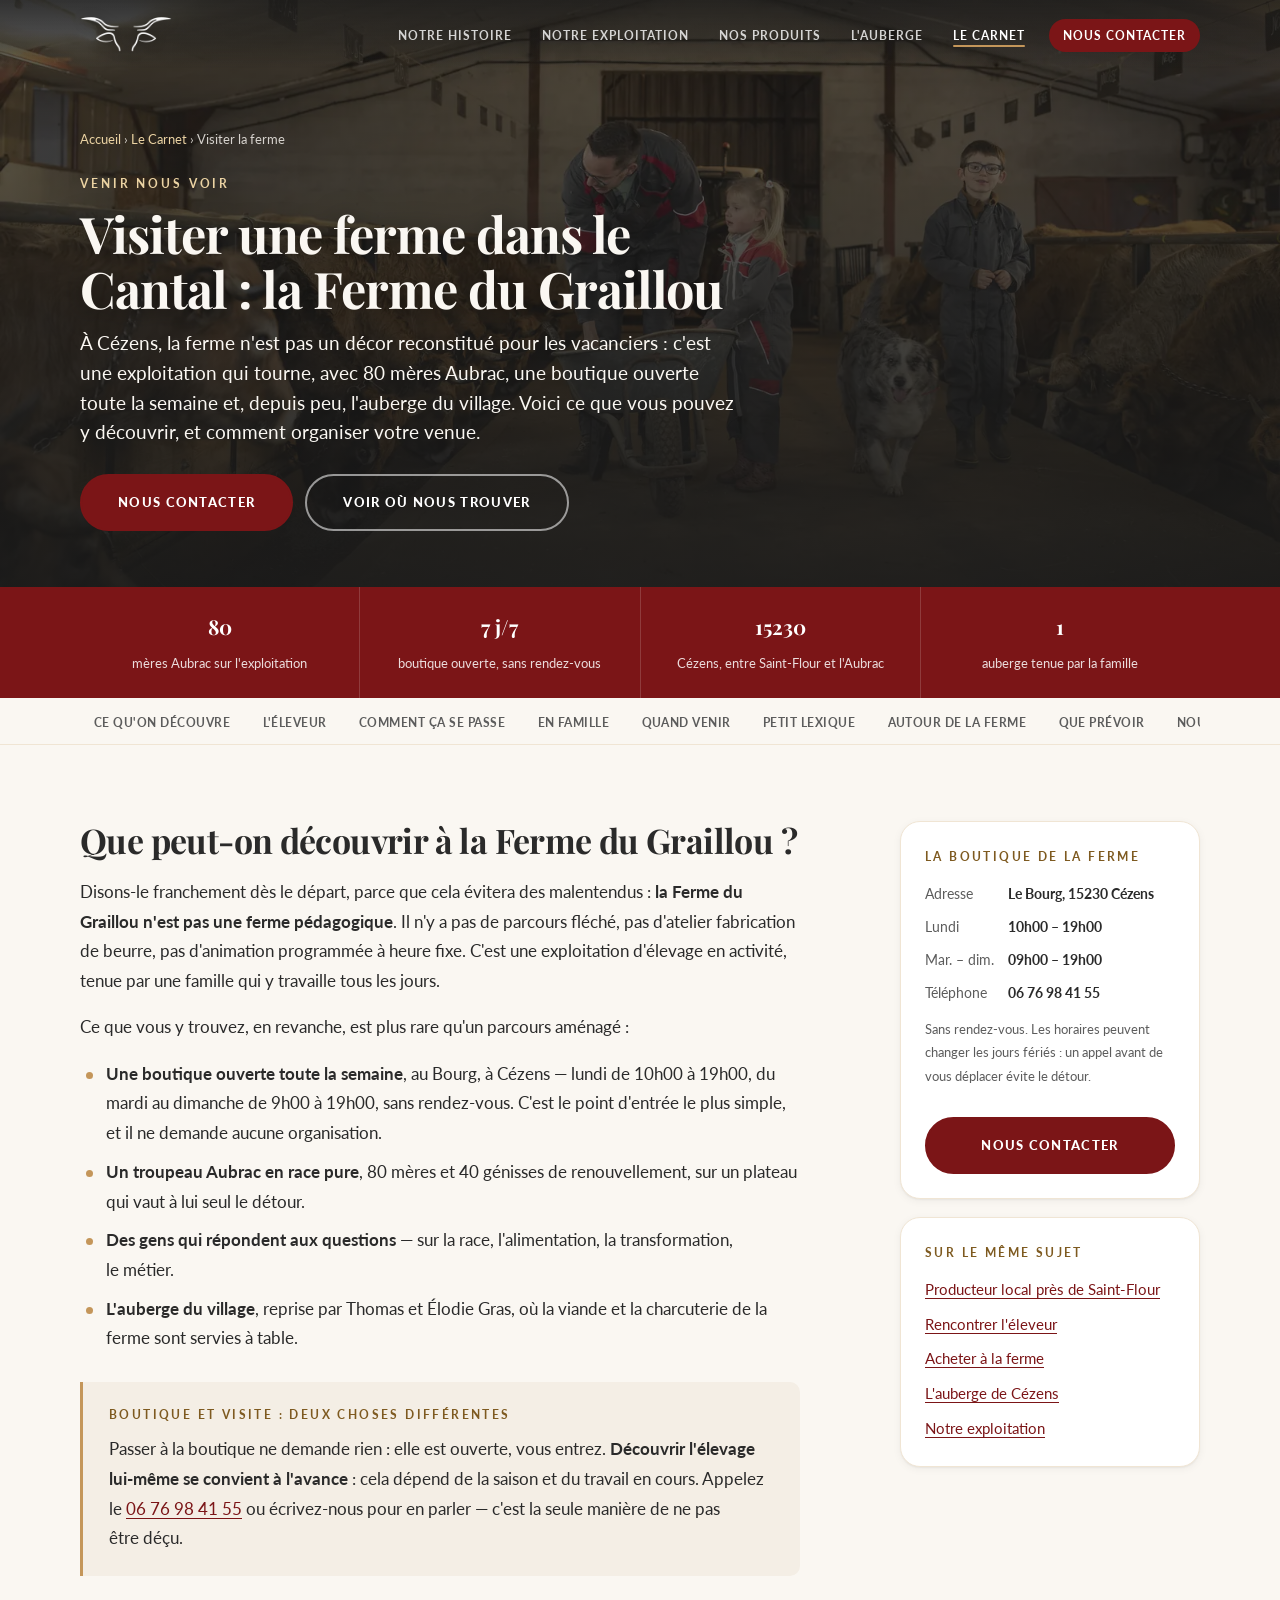
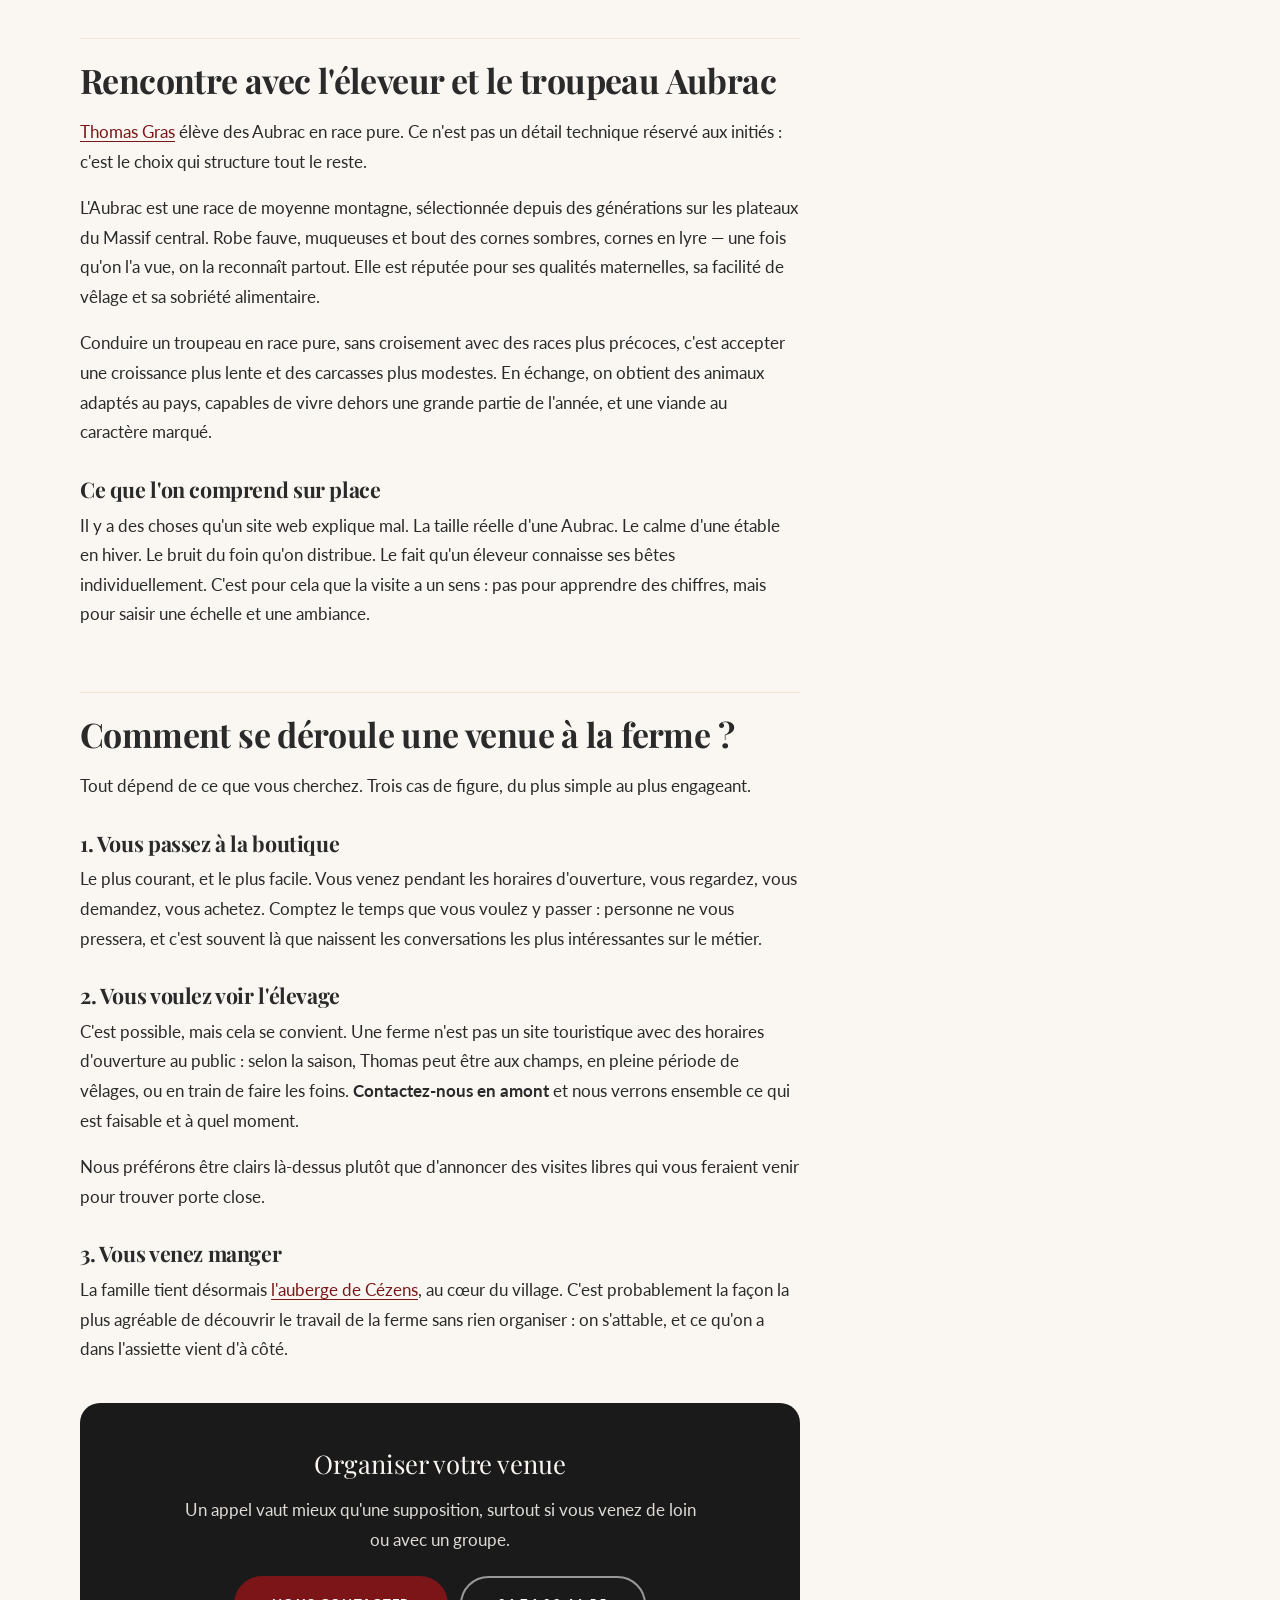
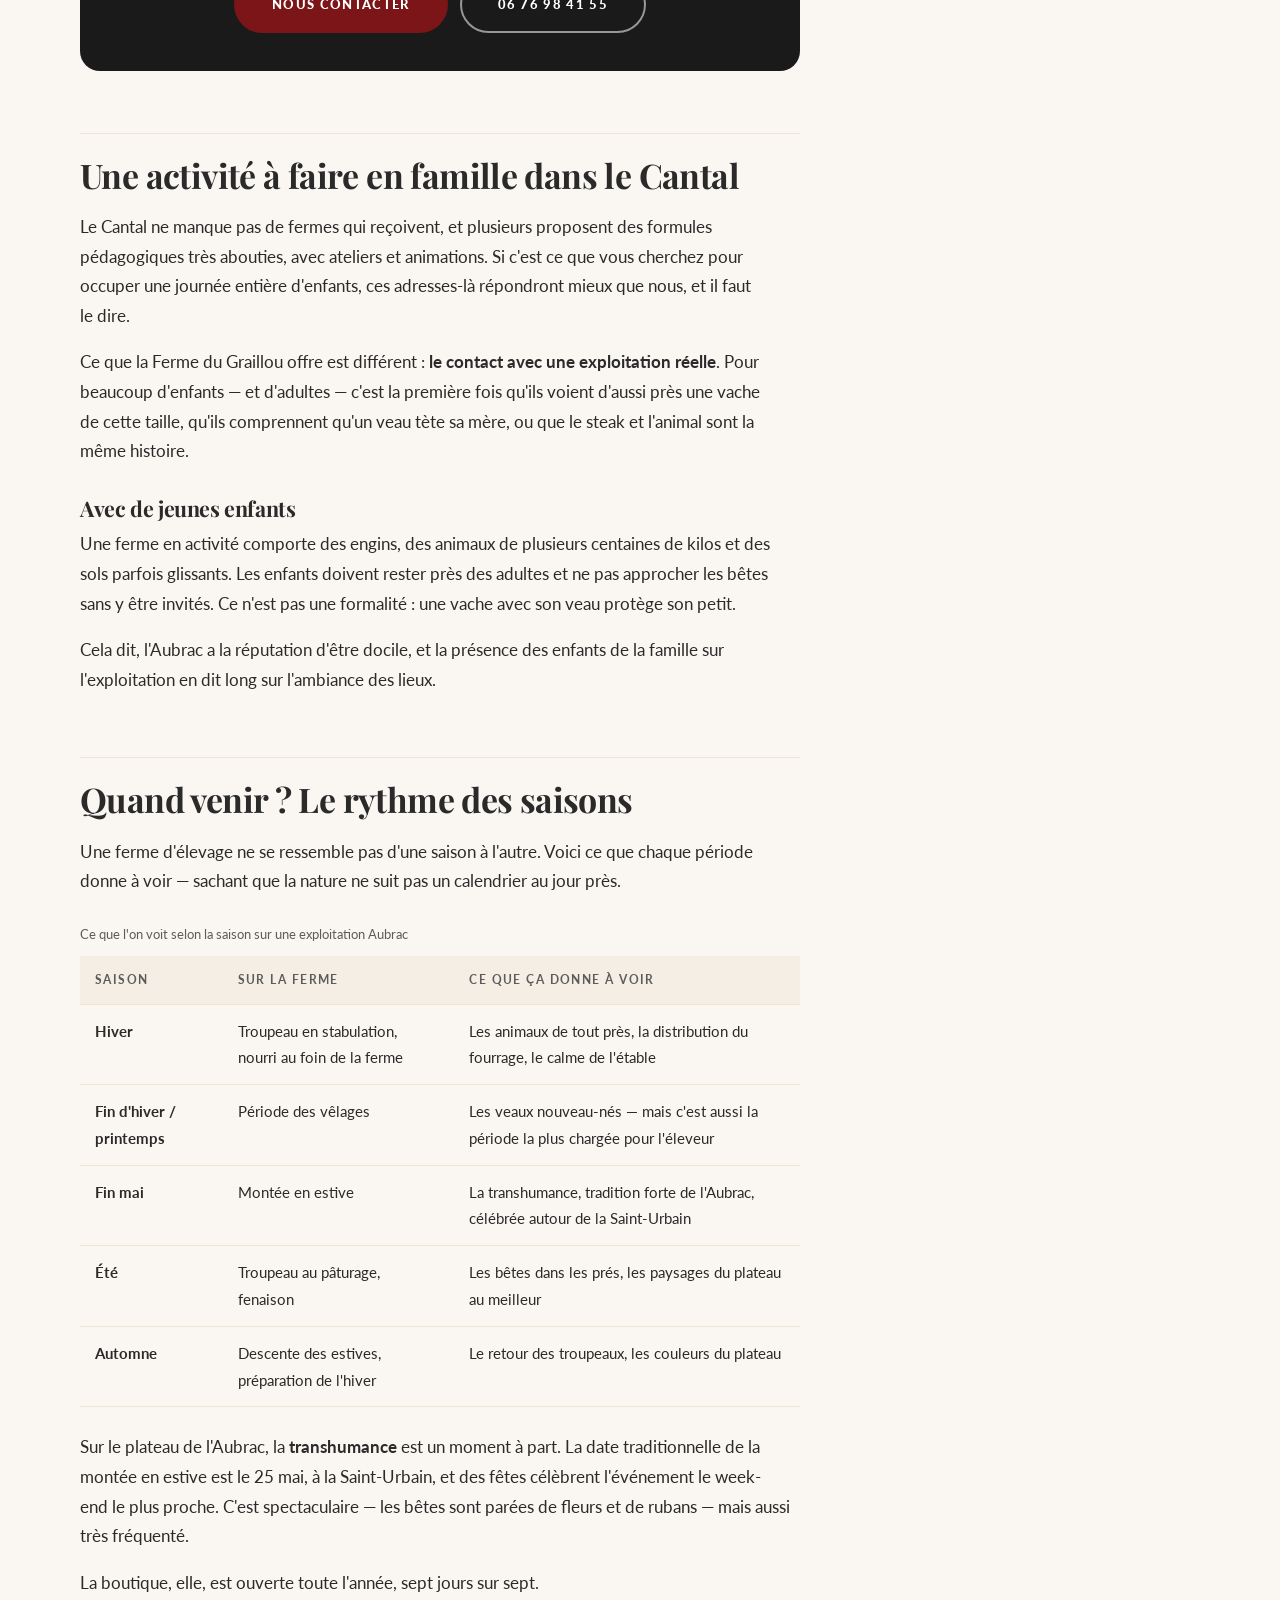
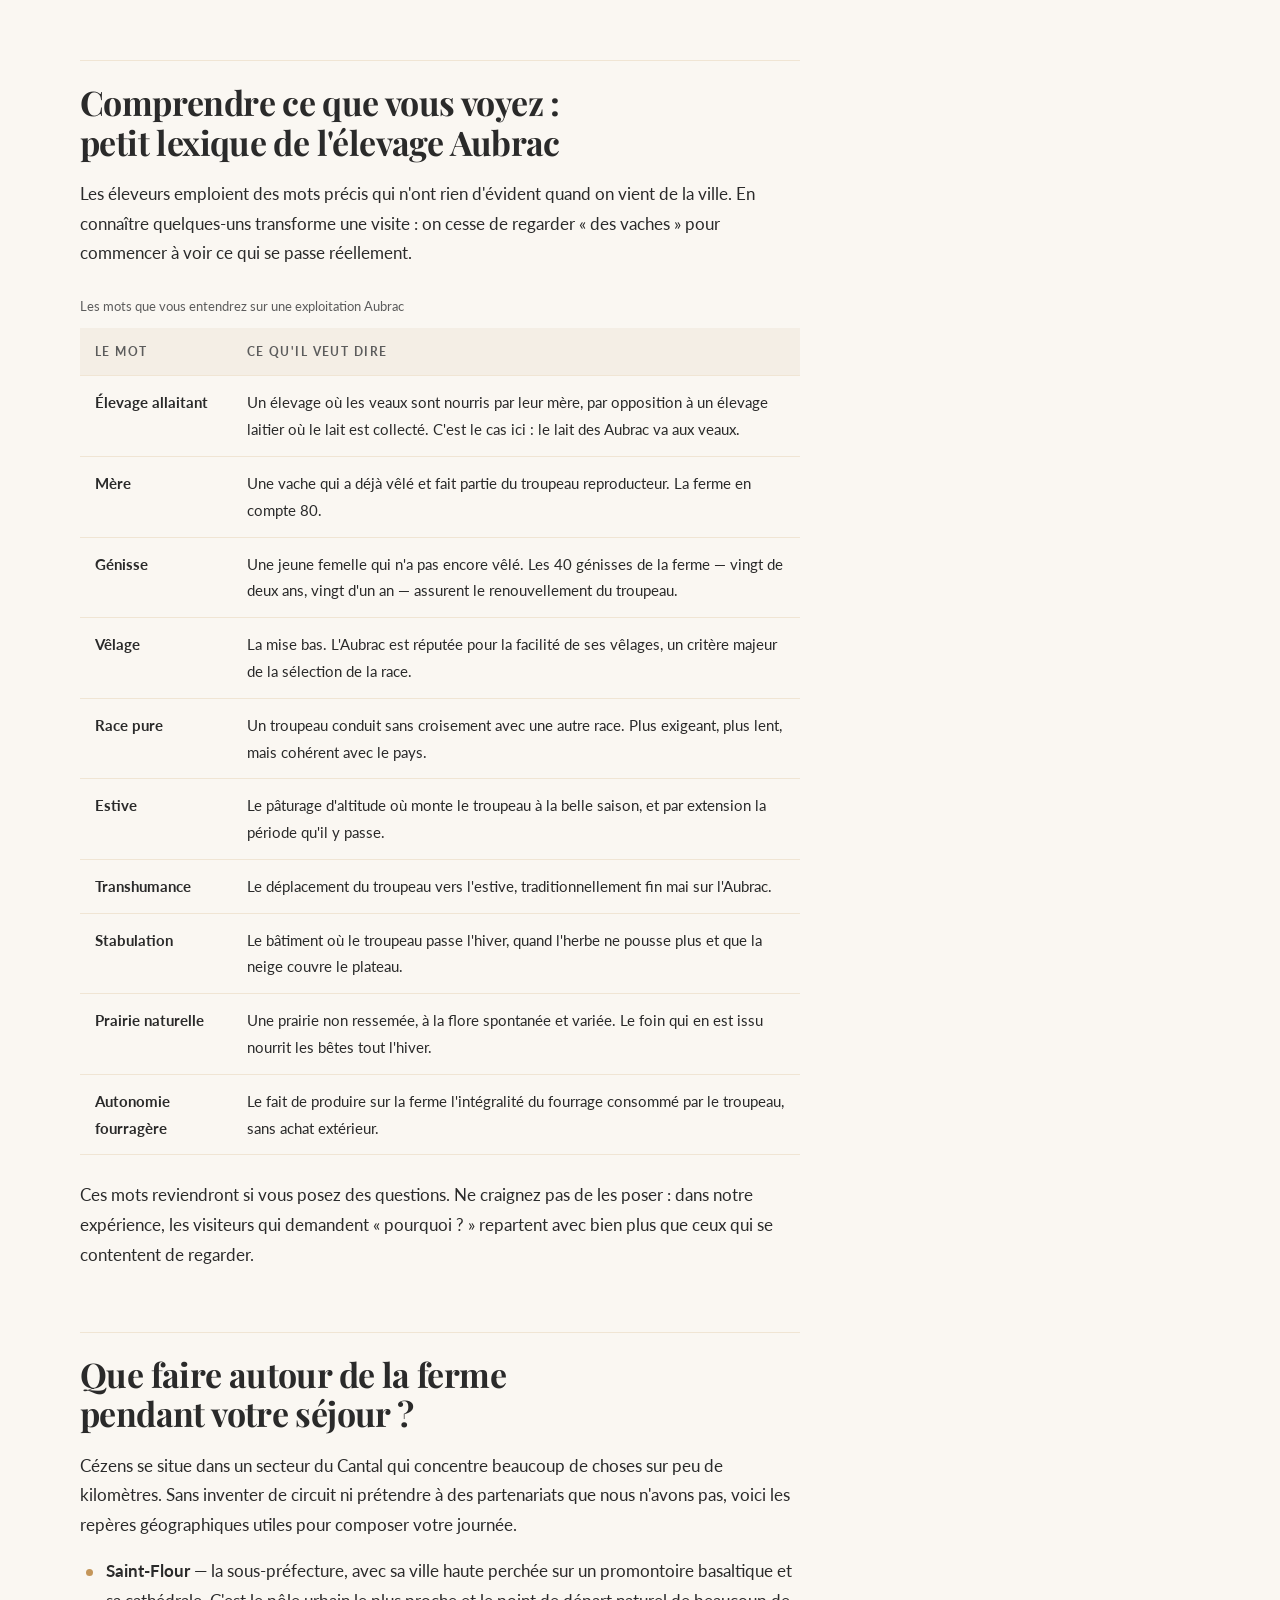
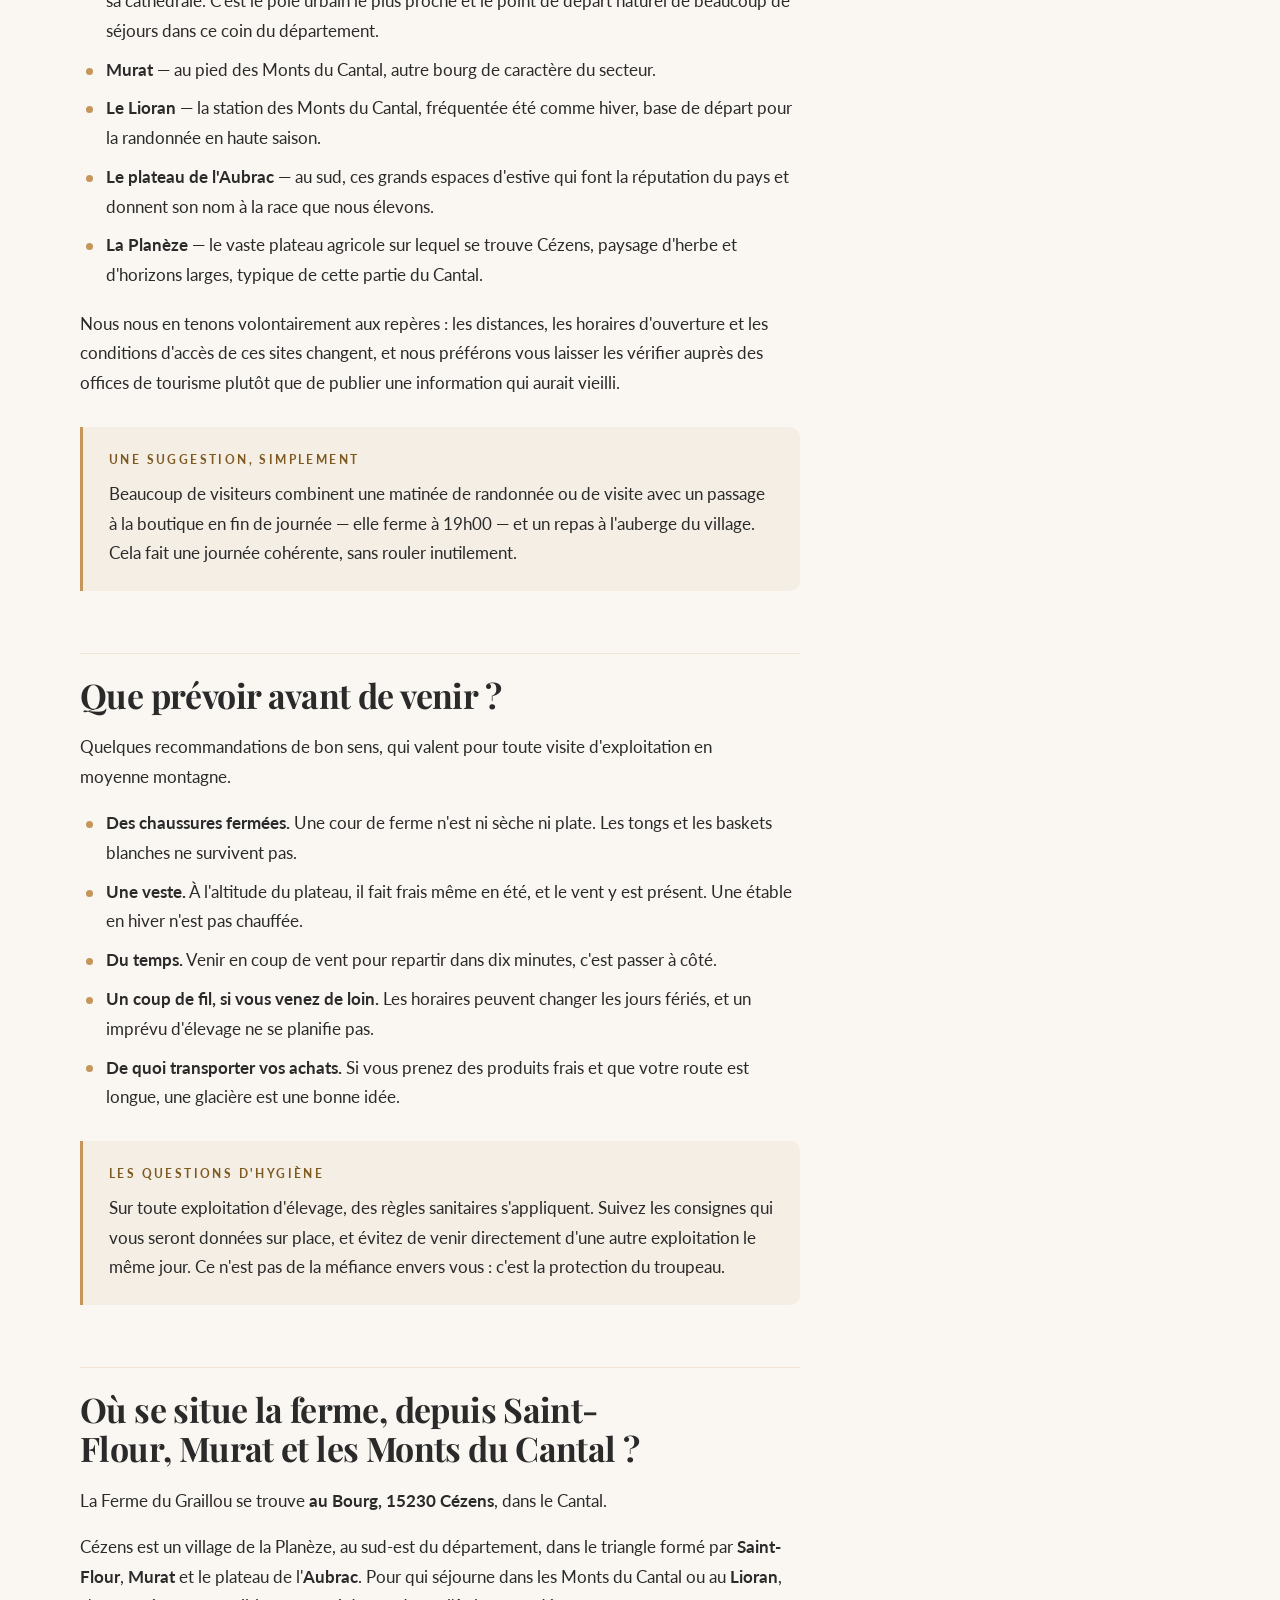
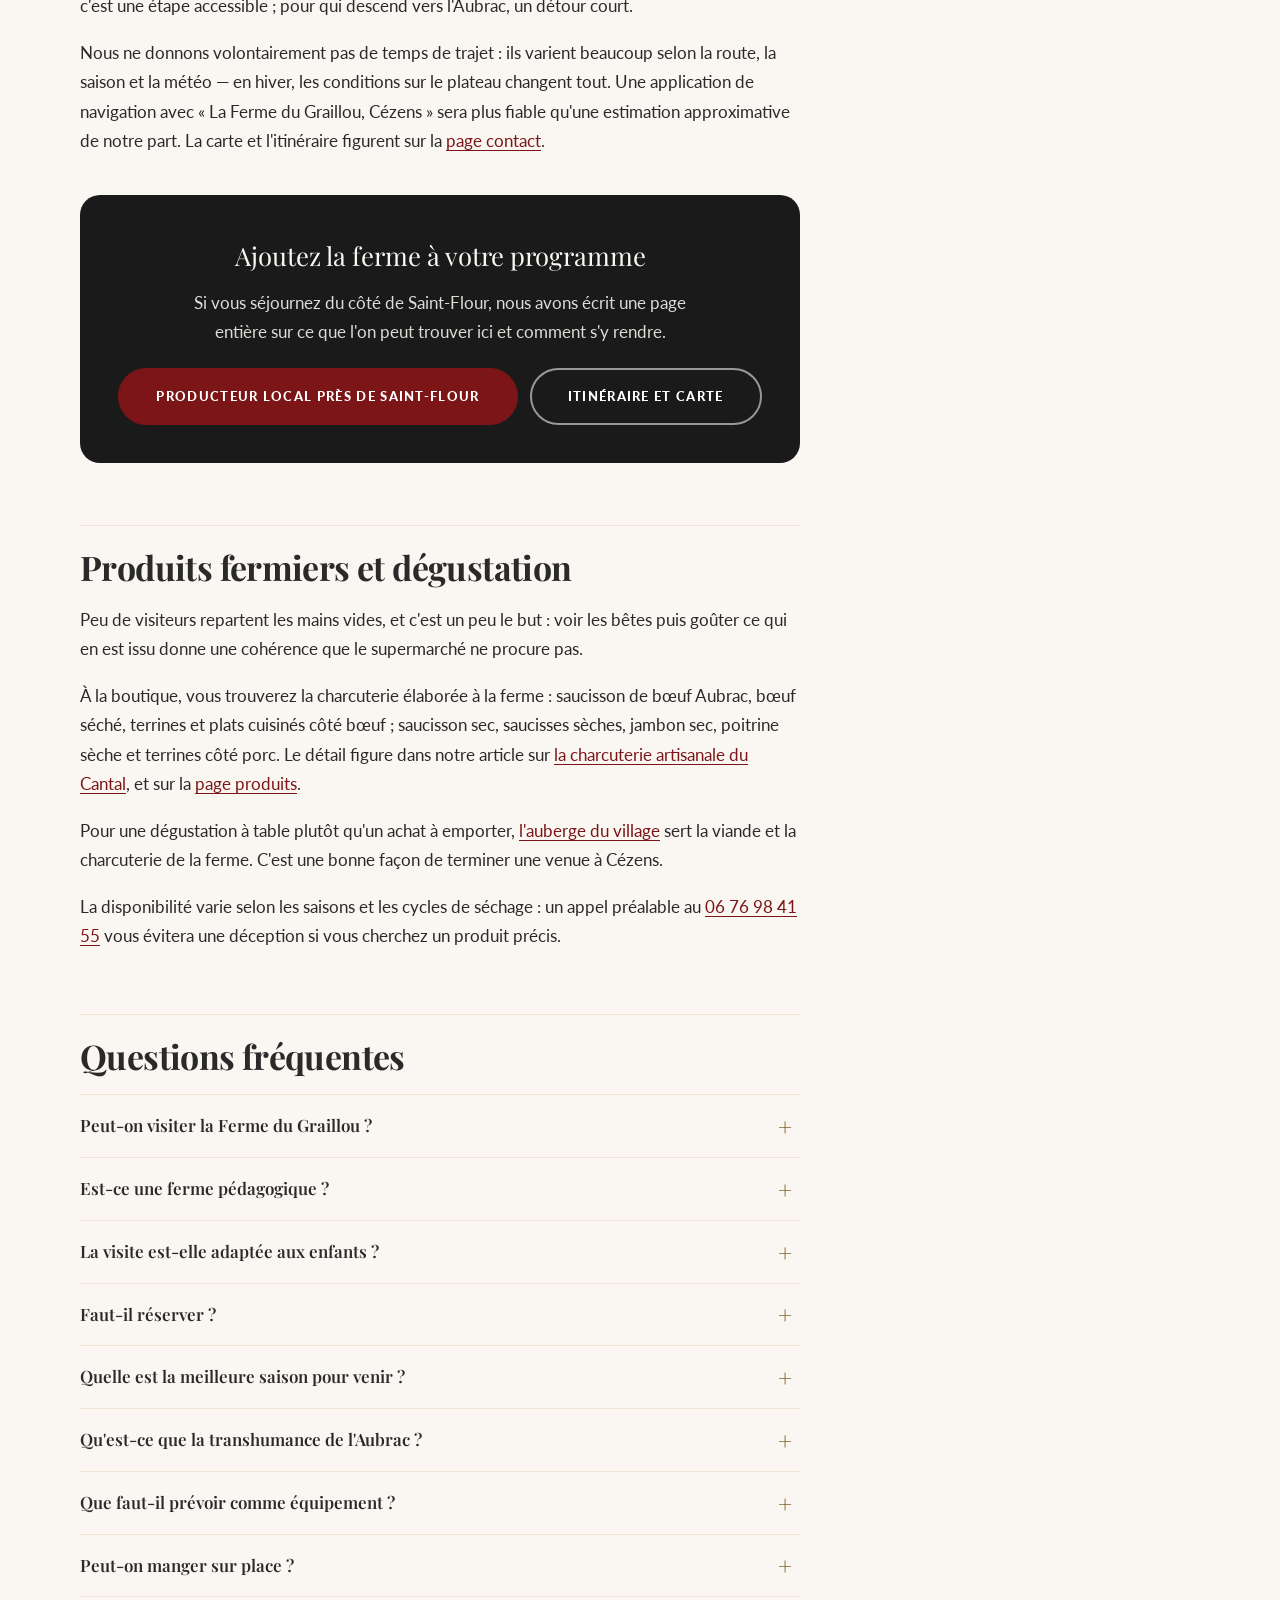
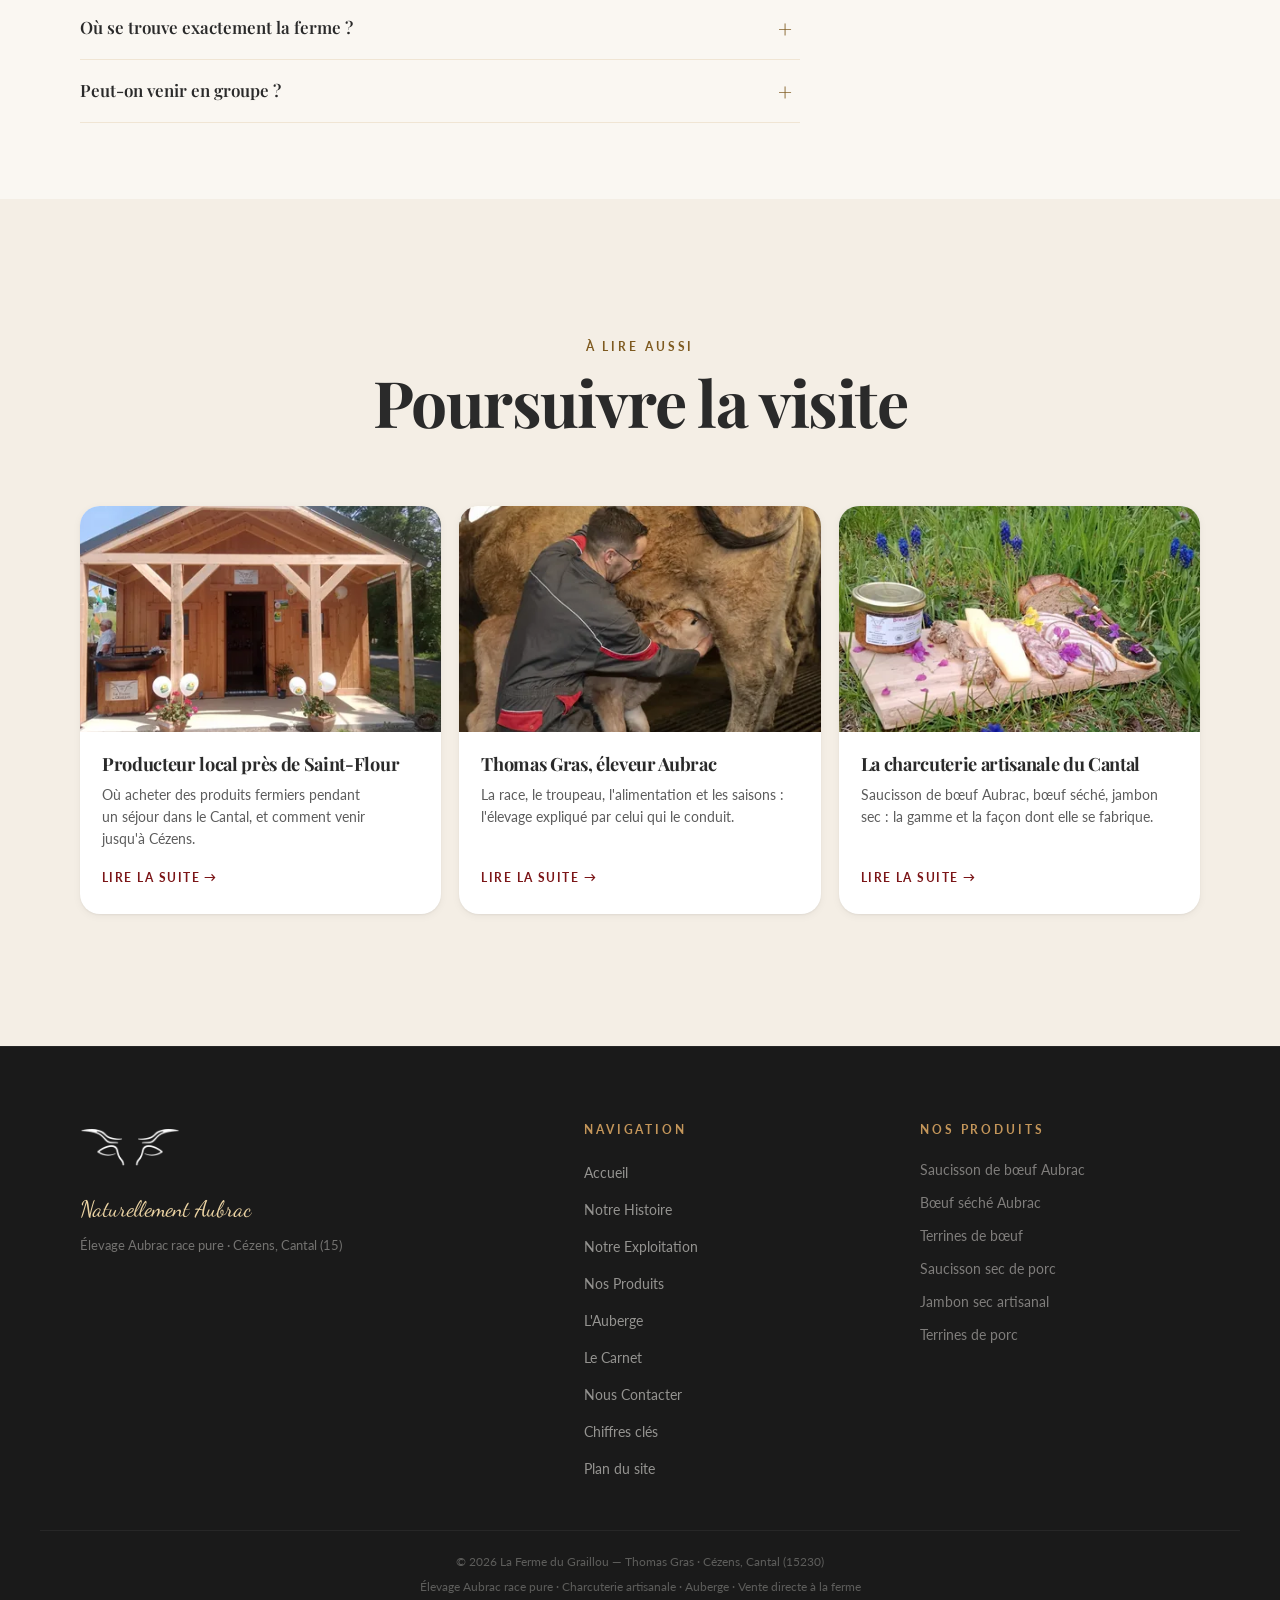
<file: blog/visite-ferme-cantal.html>
<!DOCTYPE html>
<html lang="fr">
<head>
  <meta charset="UTF-8">
  <meta name="viewport" content="width=device-width, initial-scale=1.0">

  <title>Visiter une ferme dans le Cantal : élevage Aubrac</title>
  <meta name="description" content="Visiter une ferme dans le Cantal en famille : élevage Aubrac à Cézens, boutique ouverte 7j/7, auberge au village. Ce que l'on découvre et quand venir.">
  <meta name="robots" content="index, follow, max-image-preview:large, max-snippet:-1">
  <meta name="geo.region" content="FR-15">
  <meta name="geo.placename" content="Cézens, Cantal">
  <link rel="canonical" href="https://www.fermedugraillou.fr/blog/visite-ferme-cantal.html">

  <meta property="og:type" content="article">
  <meta property="og:url" content="https://www.fermedugraillou.fr/blog/visite-ferme-cantal.html">
  <meta property="og:title" content="Visiter une ferme dans le Cantal – La Ferme du Graillou">
  <meta property="og:description" content="Visiter une ferme dans le Cantal en famille : élevage Aubrac à Cézens, boutique ouverte 7j/7, auberge au village. Ce que l'on découvre et quand venir.">
  <meta property="og:image" content="https://www.fermedugraillou.fr/images/opt/G23_9227-CR2_DxO_DeepPRIME-1200.jpg">
  <meta property="og:locale" content="fr_FR">
  <meta property="og:site_name" content="La Ferme du Graillou">
  <meta name="twitter:card" content="summary_large_image">
  <meta name="twitter:title" content="Visiter une ferme dans le Cantal – La Ferme du Graillou">
  <meta name="twitter:description" content="Visiter une ferme dans le Cantal en famille : élevage Aubrac à Cézens, boutique ouverte 7j/7, auberge au village. Ce que l'on découvre et quand venir.">
  <meta name="twitter:image" content="https://www.fermedugraillou.fr/images/opt/G23_9227-CR2_DxO_DeepPRIME-1200.jpg">

  <link rel="preconnect" href="https://fonts.googleapis.com">
  <link rel="preconnect" href="https://fonts.gstatic.com" crossorigin>
  <link href="https://fonts.googleapis.com/css2?family=Playfair+Display:ital,wght@0,400;0,600;0,700;1,400;1,600&family=Lato:wght@300;400;700;900&family=Dancing+Script:wght@600;700&display=swap" rel="stylesheet">
  <link rel="preload" as="image" href="../images/opt/G23_9227-CR2_DxO_DeepPRIME-1024.webp"
        imagesrcset="../images/opt/G23_9227-CR2_DxO_DeepPRIME-640.webp 640w, ../images/opt/G23_9227-CR2_DxO_DeepPRIME-1024.webp 1024w, ../images/opt/G23_9227-CR2_DxO_DeepPRIME-1600.webp 1600w"
        imagesizes="100vw" fetchpriority="high">
  <link rel="icon" type="image/png" sizes="32x32" href="../images/favicon-32.png">
  <link rel="apple-touch-icon" href="../images/favicon-180.png">
  <link rel="stylesheet" href="../style.css?v=b9a54c8b">

  <script type="application/ld+json">
  {
    "@context": "https://schema.org",
    "@graph": [
      {
        "@type": [
          "LocalBusiness",
          "Farm",
          "FoodEstablishment"
        ],
        "@id": "https://www.fermedugraillou.fr/#organisation",
        "name": "La Ferme du Graillou",
        "url": "https://www.fermedugraillou.fr/",
        "telephone": "+33676984155",
        "email": "elodie.bertrand1@orange.fr",
        "address": {
          "@type": "PostalAddress",
          "streetAddress": "Le Bourg",
          "addressLocality": "Cézens",
          "postalCode": "15230",
          "addressRegion": "Cantal",
          "addressCountry": "FR"
        },
        "openingHoursSpecification": [
          {
            "@type": "OpeningHoursSpecification",
            "dayOfWeek": "https://schema.org/Monday",
            "opens": "10:00",
            "closes": "19:00"
          },
          {
            "@type": "OpeningHoursSpecification",
            "dayOfWeek": [
              "https://schema.org/Tuesday",
              "https://schema.org/Wednesday",
              "https://schema.org/Thursday",
              "https://schema.org/Friday",
              "https://schema.org/Saturday",
              "https://schema.org/Sunday"
            ],
            "opens": "09:00",
            "closes": "19:00"
          }
        ],
        "sameAs": [
          "https://www.facebook.com/thomas.gras.92/",
          "https://www.instagram.com/gras4243/"
        ]
      },
      {
        "@type": "WebSite",
        "@id": "https://www.fermedugraillou.fr/#site",
        "url": "https://www.fermedugraillou.fr/",
        "name": "La Ferme du Graillou",
        "inLanguage": "fr-FR",
        "publisher": {
          "@id": "https://www.fermedugraillou.fr/#organisation"
        }
      },
      {
        "@type": "BreadcrumbList",
        "@id": "https://www.fermedugraillou.fr/blog/visite-ferme-cantal.html#fil",
        "itemListElement": [
          {
            "@type": "ListItem",
            "position": 1,
            "name": "Accueil",
            "item": "https://www.fermedugraillou.fr/"
          },
          {
            "@type": "ListItem",
            "position": 2,
            "name": "Le Carnet",
            "item": "https://www.fermedugraillou.fr/blog/index.html"
          },
          {
            "@type": "ListItem",
            "position": 3,
            "name": "Visiter une ferme dans le Cantal",
            "item": "https://www.fermedugraillou.fr/blog/visite-ferme-cantal.html"
          }
        ]
      },
      {
        "@type": [
          "WebPage"
        ],
        "@id": "https://www.fermedugraillou.fr/blog/visite-ferme-cantal.html#page",
        "url": "https://www.fermedugraillou.fr/blog/visite-ferme-cantal.html",
        "name": "Visiter une ferme dans le Cantal",
        "description": "Visiter une ferme dans le Cantal en famille : élevage Aubrac à Cézens, boutique ouverte 7j/7, auberge au village. Ce que l'on découvre et quand venir.",
        "inLanguage": "fr-FR",
        "isPartOf": {
          "@id": "https://www.fermedugraillou.fr/#site"
        },
        "about": {
          "@id": "https://www.fermedugraillou.fr/#organisation"
        },
        "primaryImageOfPage": {
          "@type": "ImageObject",
          "url": "https://www.fermedugraillou.fr/images/opt/G23_9227-CR2_DxO_DeepPRIME-1200.jpg"
        },
        "datePublished": "2026-09-26",
        "dateModified": "2026-10-12",
        "breadcrumb": {
          "@id": "https://www.fermedugraillou.fr/blog/visite-ferme-cantal.html#fil"
        },
        "mainEntity": {
          "@id": "https://www.fermedugraillou.fr/blog/visite-ferme-cantal.html#article"
        },
        "hasPart": [
          {
            "@id": "https://www.fermedugraillou.fr/blog/visite-ferme-cantal.html#faq"
          }
        ]
      },
      {
        "@type": "BlogPosting",
        "headline": "Visiter une ferme dans le Cantal",
        "description": "Visiter une ferme dans le Cantal en famille : élevage Aubrac à Cézens, boutique ouverte 7j/7, auberge au village. Ce que l'on découvre et quand venir.",
        "inLanguage": "fr-FR",
        "datePublished": "2026-09-26",
        "dateModified": "2026-10-12",
        "mainEntityOfPage": {
          "@id": "https://www.fermedugraillou.fr/blog/visite-ferme-cantal.html#page"
        },
        "image": "https://www.fermedugraillou.fr/images/opt/G23_9227-CR2_DxO_DeepPRIME-1200.jpg",
        "author": {
          "@id": "https://www.fermedugraillou.fr/#organisation"
        },
        "publisher": {
          "@id": "https://www.fermedugraillou.fr/#organisation"
        },
        "about": {
          "@type": "Thing",
          "name": "Visite de ferme dans le Cantal"
        },
        "@id": "https://www.fermedugraillou.fr/blog/visite-ferme-cantal.html#article",
        "url": "https://www.fermedugraillou.fr/blog/visite-ferme-cantal.html",
        "isPartOf": {
          "@id": "https://www.fermedugraillou.fr/blog/index.html#blog"
        }
      },
      {
        "@type": "FAQPage",
        "mainEntity": [
          {
            "@type": "Question",
            "name": "Peut-on visiter la Ferme du Graillou ?",
            "acceptedAnswer": {
              "@type": "Answer",
              "text": "La boutique de la ferme est ouverte à tous sans rendez-vous, le lundi de 10h00 à 19h00 et du mardi au dimanche de 9h00 à 19h00. Pour découvrir l'élevage lui-même, contactez-nous au préalable au 06 76 98 41 55 : les possibilités dépendent de la saison et du travail en cours sur l'exploitation."
            }
          },
          {
            "@type": "Question",
            "name": "Est-ce une ferme pédagogique ?",
            "acceptedAnswer": {
              "@type": "Answer",
              "text": "Non. La Ferme du Graillou est une exploitation d'élevage en activité, sans parcours aménagé ni animations programmées. Plusieurs fermes pédagogiques du Cantal proposent ce type de formule si c'est ce que vous recherchez."
            }
          },
          {
            "@type": "Question",
            "name": "La visite est-elle adaptée aux enfants ?",
            "acceptedAnswer": {
              "@type": "Answer",
              "text": "Les enfants sont les bienvenus à la boutique. Sur une exploitation en activité, ils doivent rester près des adultes et ne pas approcher les animaux sans y être invités : une vache protège son veau, et les engins agricoles circulent."
            }
          },
          {
            "@type": "Question",
            "name": "Faut-il réserver ?",
            "acceptedAnswer": {
              "@type": "Answer",
              "text": "Pas pour la boutique, qui est en accès libre pendant les horaires d'ouverture. Oui, en revanche, pour toute découverte de l'élevage : cela se convient par téléphone ou via le formulaire de contact."
            }
          },
          {
            "@type": "Question",
            "name": "Quelle est la meilleure saison pour venir ?",
            "acceptedAnswer": {
              "@type": "Answer",
              "text": "Chaque saison montre autre chose : l'hiver permet de voir les animaux de près en stabulation, le printemps est la période des vêlages, l'été celle du pâturage et des paysages, la fin mai celle de la transhumance vers les estives. La boutique est ouverte toute l'année."
            }
          },
          {
            "@type": "Question",
            "name": "Qu'est-ce que la transhumance de l'Aubrac ?",
            "acceptedAnswer": {
              "@type": "Answer",
              "text": "C'est la montée des troupeaux vers les pâturages d'altitude, traditionnellement autour du 25 mai, à la Saint-Urbain. Des fêtes la célèbrent sur le plateau le week-end le plus proche. Les bêtes sont alors parées de fleurs et de rubans."
            }
          },
          {
            "@type": "Question",
            "name": "Que faut-il prévoir comme équipement ?",
            "acceptedAnswer": {
              "@type": "Answer",
              "text": "Des chaussures fermées, une veste — il fait frais en altitude, même en été — et du temps. Une glacière est utile si vous achetez des produits frais et que votre route est longue."
            }
          },
          {
            "@type": "Question",
            "name": "Peut-on manger sur place ?",
            "acceptedAnswer": {
              "@type": "Answer",
              "text": "La famille Gras tient l'auberge de Cézens, au cœur du village, où la viande Aubrac et la charcuterie de la ferme sont servies à table. Consultez la page de l'auberge pour en savoir plus."
            }
          },
          {
            "@type": "Question",
            "name": "Où se trouve exactement la ferme ?",
            "acceptedAnswer": {
              "@type": "Answer",
              "text": "Au Bourg, 15230 Cézens, dans le Cantal, entre Saint-Flour, Murat et le plateau de l'Aubrac. La carte et l'itinéraire sont sur la page contact."
            }
          },
          {
            "@type": "Question",
            "name": "Peut-on venir en groupe ?",
            "acceptedAnswer": {
              "@type": "Answer",
              "text": "Contactez-nous en amont pour en convenir. Recevoir un groupe demande une organisation différente de l'accueil d'une famille, et cela dépend de la période."
            }
          }
        ],
        "@id": "https://www.fermedugraillou.fr/blog/visite-ferme-cantal.html#faq"
      }
    ]
  }
  </script>
</head>
<body>

  <div class="scroll-progress" aria-hidden="true"></div>

  <header class="site-header" id="site-header">
    <nav class="nav-container" aria-label="Navigation principale">
      <a href="/" class="nav-logo" aria-label="La Ferme du Graillou – Retour à l'accueil">
        <img src="../images/opt/logo-blanc-1024.webp" alt="Logo La Ferme du Graillou – Élevage Aubrac Cézens Cantal"
             width="110" height="74" srcset="../images/opt/logo-blanc-220.webp 220w, ../images/opt/logo-blanc-640.webp 640w" sizes="110px">
      </a>
      <button class="nav-toggle" id="nav-toggle" aria-expanded="false" aria-controls="nav-menu"
              aria-label="Ouvrir le menu de navigation">
        <span class="burger-line"></span><span class="burger-line"></span><span class="burger-line"></span>
      </button>
      <ul class="nav-menu" id="nav-menu" role="list">
        <li><a href="../histoire.html" class="nav-link">Notre Histoire</a></li>
        <li><a href="../exploitation.html" class="nav-link">Notre Exploitation</a></li>
        <li><a href="../produits.html" class="nav-link">Nos Produits</a></li>
        <li><a href="../auberge.html" class="nav-link">L'Auberge</a></li>
        <li><a href="index.html" class="nav-link is-active">Le Carnet</a></li>
        <li><a href="../contact.html" class="nav-link nav-cta">Nous Contacter</a></li>
      </ul>
    </nav>
  </header>

  <main id="main">

    <section class="bl-hero" aria-labelledby="titre">
      <div class="bl-hero-media" aria-hidden="true">
        <img src="../images/opt/G23_9227-CR2_DxO_DeepPRIME-1024.webp" alt="La famille Gras et son chien auprès du troupeau Aubrac dans l&#x27;étable de la Ferme du Graillou à Cézens" width="1600" height="1067" fetchpriority="high" decoding="async"
         srcset="../images/opt/G23_9227-CR2_DxO_DeepPRIME-400.webp 400w, ../images/opt/G23_9227-CR2_DxO_DeepPRIME-640.webp 640w, ../images/opt/G23_9227-CR2_DxO_DeepPRIME-1024.webp 1024w, ../images/opt/G23_9227-CR2_DxO_DeepPRIME-1600.webp 1600w" sizes="100vw">
      </div>
      <div class="bl-hero-voile" aria-hidden="true"></div>
      <div class="bl-hero-inner">
        <div class="container">
          <p class="bl-fil"><a href="/">Accueil</a> › <a href="index.html">Le Carnet</a> › <span aria-current="page">Visiter la ferme</span></p>
          <span class="eyebrow eyebrow--light">Venir nous voir</span>
          <h1 id="titre">Visiter une ferme dans le Cantal : la Ferme du Graillou</h1>
          <p class="bl-hero-sous">À Cézens, la ferme n'est pas un décor reconstitué pour les vacanciers : c'est une exploitation qui tourne, avec 80 mères Aubrac, une boutique ouverte toute la semaine et, depuis peu, l'auberge du village. Voici ce que vous pouvez y découvrir, et comment organiser votre venue.</p>
          <div class="bl-hero-actions">
            <a href="../contact.html" class="btn btn-primary">Nous contacter</a>
            <a href="#situer" class="btn btn-ghost">Voir où nous trouver</a>
          </div>
        </div>
      </div>
    </section>

    <section class="bl-preuves" aria-label="Repères sur la ferme">
      <div class="container"><ul role="list"><li><b>80</b><span>mères Aubrac sur l&#x27;exploitation</span></li><li><b>7 j/7</b><span>boutique ouverte, sans rendez-vous</span></li><li><b>15230</b><span>Cézens, entre Saint-Flour et l&#x27;Aubrac</span></li><li><b>1</b><span>auberge tenue par la famille</span></li></ul></div>
    </section>

  <nav class="bl-ancres" aria-label="Sommaire de l'article">
    <div class="container"><ul role="list"><li><a href="#decouvrir">Ce qu&#x27;on découvre</a></li><li><a href="#eleveur">L&#x27;éleveur</a></li><li><a href="#deroulement">Comment ça se passe</a></li><li><a href="#famille">En famille</a></li><li><a href="#quand">Quand venir</a></li><li><a href="#lexique">Petit lexique</a></li><li><a href="#autour">Autour de la ferme</a></li><li><a href="#prevoir">Que prévoir</a></li><li><a href="#situer">Nous situer</a></li><li><a href="#degustation">Produits &amp; dégustation</a></li></ul></div>
  </nav>

    <div class="bl-corps">
      <div class="container">
        <div class="bl-grille">
          <article class="bl-texte">
    <section id="decouvrir">
      <h2>Que peut-on découvrir à la Ferme du Graillou ?</h2>

      <p>Disons-le franchement dès le départ, parce que cela évitera des malentendus : <strong>la Ferme du Graillou n'est pas une ferme pédagogique</strong>. Il n'y a pas de parcours fléché, pas d'atelier fabrication de beurre, pas d'animation programmée à heure fixe. C'est une exploitation d'élevage en activité, tenue par une famille qui y travaille tous les jours.</p>

      <p>Ce que vous y trouvez, en revanche, est plus rare qu'un parcours aménagé :</p>

      <ul>
        <li><strong>Une boutique ouverte toute la semaine</strong>, au Bourg, à Cézens — lundi de 10h00 à 19h00, du mardi au dimanche de 9h00 à 19h00, sans rendez-vous. C'est le point d'entrée le plus simple, et il ne demande aucune organisation.</li>
        <li><strong>Un troupeau Aubrac en race pure</strong>, 80 mères et 40 génisses de renouvellement, sur un plateau qui vaut à lui seul le détour.</li>
        <li><strong>Des gens qui répondent aux questions</strong> — sur la race, l'alimentation, la transformation, le métier.</li>
        <li><strong>L'auberge du village</strong>, reprise par Thomas et Élodie Gras, où la viande et la charcuterie de la ferme sont servies à table.</li>
      </ul>

      <div class="bl-encadre">
        <p class="bl-encadre-titre">Boutique et visite : deux choses différentes</p>
        <p>Passer à la boutique ne demande rien : elle est ouverte, vous entrez. <strong>Découvrir l'élevage lui-même se convient à l'avance</strong> : cela dépend de la saison et du travail en cours. Appelez le <a href="tel:+33676984155">06 76 98 41 55</a> ou écrivez-nous pour en parler — c'est la seule manière de ne pas être déçu.</p>
      </div>

    </section>
    <section id="eleveur">
      <h2>Rencontre avec l&#x27;éleveur et le troupeau Aubrac</h2>

      <p><a href="../histoire.html">Thomas Gras</a> élève des Aubrac en race pure. Ce n'est pas un détail technique réservé aux initiés : c'est le choix qui structure tout le reste.</p>

      <p>L'Aubrac est une race de moyenne montagne, sélectionnée depuis des générations sur les plateaux du Massif central. Robe fauve, muqueuses et bout des cornes sombres, cornes en lyre — une fois qu'on l'a vue, on la reconnaît partout. Elle est réputée pour ses qualités maternelles, sa facilité de vêlage et sa sobriété alimentaire.</p>

      <p>Conduire un troupeau en race pure, sans croisement avec des races plus précoces, c'est accepter une croissance plus lente et des carcasses plus modestes. En échange, on obtient des animaux adaptés au pays, capables de vivre dehors une grande partie de l'année, et une viande au caractère marqué.</p>

      <h3>Ce que l'on comprend sur place</h3>

      <p>Il y a des choses qu'un site web explique mal. La taille réelle d'une Aubrac. Le calme d'une étable en hiver. Le bruit du foin qu'on distribue. Le fait qu'un éleveur connaisse ses bêtes individuellement. C'est pour cela que la visite a un sens : pas pour apprendre des chiffres, mais pour saisir une échelle et une ambiance.</p>

    </section>
    <section id="deroulement">
      <h2>Comment se déroule une venue à la ferme ?</h2>

      <p>Tout dépend de ce que vous cherchez. Trois cas de figure, du plus simple au plus engageant.</p>

      <h3>1. Vous passez à la boutique</h3>

      <p>Le plus courant, et le plus facile. Vous venez pendant les horaires d'ouverture, vous regardez, vous demandez, vous achetez. Comptez le temps que vous voulez y passer : personne ne vous pressera, et c'est souvent là que naissent les conversations les plus intéressantes sur le métier.</p>

      <h3>2. Vous voulez voir l'élevage</h3>

      <p>C'est possible, mais cela se convient. Une ferme n'est pas un site touristique avec des horaires d'ouverture au public : selon la saison, Thomas peut être aux champs, en pleine période de vêlages, ou en train de faire les foins. <strong>Contactez-nous en amont</strong> et nous verrons ensemble ce qui est faisable et à quel moment.</p>

      <p>Nous préférons être clairs là-dessus plutôt que d'annoncer des visites libres qui vous feraient venir pour trouver porte close.</p>

      <h3>3. Vous venez manger</h3>

      <p>La famille tient désormais <a href="../auberge.html">l'auberge de Cézens</a>, au cœur du village. C'est probablement la façon la plus agréable de découvrir le travail de la ferme sans rien organiser : on s'attable, et ce qu'on a dans l'assiette vient d'à côté.</p>

      <div class="bl-cta">
        <p class="bl-cta-titre">Organiser votre venue</p>
        <p>Un appel vaut mieux qu'une supposition, surtout si vous venez de loin ou avec un groupe.</p>
        <div class="bl-cta-boutons">
          <a href="../contact.html" class="btn btn-primary">Nous contacter</a>
          <a href="tel:+33676984155" class="btn btn-ghost">06 76 98 41 55</a>
        </div>
      </div>

    </section>
    <section id="famille">
      <h2>Une activité à faire en famille dans le Cantal</h2>

      <p>Le Cantal ne manque pas de fermes qui reçoivent, et plusieurs proposent des formules pédagogiques très abouties, avec ateliers et animations. Si c'est ce que vous cherchez pour occuper une journée entière d'enfants, ces adresses-là répondront mieux que nous, et il faut le dire.</p>

      <p>Ce que la Ferme du Graillou offre est différent : <strong>le contact avec une exploitation réelle</strong>. Pour beaucoup d'enfants — et d'adultes — c'est la première fois qu'ils voient d'aussi près une vache de cette taille, qu'ils comprennent qu'un veau tète sa mère, ou que le steak et l'animal sont la même histoire.</p>

      <h3>Avec de jeunes enfants</h3>

      <p>Une ferme en activité comporte des engins, des animaux de plusieurs centaines de kilos et des sols parfois glissants. Les enfants doivent rester près des adultes et ne pas approcher les bêtes sans y être invités. Ce n'est pas une formalité : une vache avec son veau protège son petit.</p>

      <p>Cela dit, l'Aubrac a la réputation d'être docile, et la présence des enfants de la famille sur l'exploitation en dit long sur l'ambiance des lieux.</p>

    </section>
    <section id="quand">
      <h2>Quand venir ? Le rythme des saisons</h2>

      <p>Une ferme d'élevage ne se ressemble pas d'une saison à l'autre. Voici ce que chaque période donne à voir — sachant que la nature ne suit pas un calendrier au jour près.</p>

      <table class="bl-tableau">
        <caption>Ce que l'on voit selon la saison sur une exploitation Aubrac</caption>
        <thead>
          <tr><th scope="col">Saison</th><th scope="col">Sur la ferme</th><th scope="col">Ce que ça donne à voir</th></tr>
        </thead>
        <tbody>
          <tr><th scope="row">Hiver</th><td data-col="Sur la ferme">Troupeau en stabulation, nourri au foin de la ferme</td><td data-col="À voir">Les animaux de tout près, la distribution du fourrage, le calme de l'étable</td></tr>
          <tr><th scope="row">Fin d'hiver / printemps</th><td data-col="Sur la ferme">Période des vêlages</td><td data-col="À voir">Les veaux nouveau-nés — mais c'est aussi la période la plus chargée pour l'éleveur</td></tr>
          <tr><th scope="row">Fin mai</th><td data-col="Sur la ferme">Montée en estive</td><td data-col="À voir">La transhumance, tradition forte de l'Aubrac, célébrée autour de la Saint-Urbain</td></tr>
          <tr><th scope="row">Été</th><td data-col="Sur la ferme">Troupeau au pâturage, fenaison</td><td data-col="À voir">Les bêtes dans les prés, les paysages du plateau au meilleur</td></tr>
          <tr><th scope="row">Automne</th><td data-col="Sur la ferme">Descente des estives, préparation de l'hiver</td><td data-col="À voir">Le retour des troupeaux, les couleurs du plateau</td></tr>
        </tbody>
      </table>

      <p>Sur le plateau de l'Aubrac, la <strong>transhumance</strong> est un moment à part. La date traditionnelle de la montée en estive est le 25 mai, à la Saint-Urbain, et des fêtes célèbrent l'événement le week-end le plus proche. C'est spectaculaire — les bêtes sont parées de fleurs et de rubans — mais aussi très fréquenté.</p>

      <p>La boutique, elle, est ouverte toute l'année, sept jours sur sept.</p>

    </section>
    <section id="lexique">
      <h2>Comprendre ce que vous voyez : petit lexique de l&#x27;élevage Aubrac</h2>

      <p>Les éleveurs emploient des mots précis qui n'ont rien d'évident quand on vient de la ville. En connaître quelques-uns transforme une visite : on cesse de regarder « des vaches » pour commencer à voir ce qui se passe réellement.</p>

      <table class="bl-tableau">
        <caption>Les mots que vous entendrez sur une exploitation Aubrac</caption>
        <thead>
          <tr><th scope="col">Le mot</th><th scope="col">Ce qu'il veut dire</th></tr>
        </thead>
        <tbody>
          <tr><th scope="row">Élevage allaitant</th><td data-col="Définition">Un élevage où les veaux sont nourris par leur mère, par opposition à un élevage laitier où le lait est collecté. C'est le cas ici : le lait des Aubrac va aux veaux.</td></tr>
          <tr><th scope="row">Mère</th><td data-col="Définition">Une vache qui a déjà vêlé et fait partie du troupeau reproducteur. La ferme en compte 80.</td></tr>
          <tr><th scope="row">Génisse</th><td data-col="Définition">Une jeune femelle qui n'a pas encore vêlé. Les 40 génisses de la ferme — vingt de deux ans, vingt d'un an — assurent le renouvellement du troupeau.</td></tr>
          <tr><th scope="row">Vêlage</th><td data-col="Définition">La mise bas. L'Aubrac est réputée pour la facilité de ses vêlages, un critère majeur de la sélection de la race.</td></tr>
          <tr><th scope="row">Race pure</th><td data-col="Définition">Un troupeau conduit sans croisement avec une autre race. Plus exigeant, plus lent, mais cohérent avec le pays.</td></tr>
          <tr><th scope="row">Estive</th><td data-col="Définition">Le pâturage d'altitude où monte le troupeau à la belle saison, et par extension la période qu'il y passe.</td></tr>
          <tr><th scope="row">Transhumance</th><td data-col="Définition">Le déplacement du troupeau vers l'estive, traditionnellement fin mai sur l'Aubrac.</td></tr>
          <tr><th scope="row">Stabulation</th><td data-col="Définition">Le bâtiment où le troupeau passe l'hiver, quand l'herbe ne pousse plus et que la neige couvre le plateau.</td></tr>
          <tr><th scope="row">Prairie naturelle</th><td data-col="Définition">Une prairie non ressemée, à la flore spontanée et variée. Le foin qui en est issu nourrit les bêtes tout l'hiver.</td></tr>
          <tr><th scope="row">Autonomie fourragère</th><td data-col="Définition">Le fait de produire sur la ferme l'intégralité du fourrage consommé par le troupeau, sans achat extérieur.</td></tr>
        </tbody>
      </table>

      <p>Ces mots reviendront si vous posez des questions. Ne craignez pas de les poser : dans notre expérience, les visiteurs qui demandent « pourquoi ? » repartent avec bien plus que ceux qui se contentent de regarder.</p>

    </section>
    <section id="autour">
      <h2>Que faire autour de la ferme pendant votre séjour ?</h2>

      <p>Cézens se situe dans un secteur du Cantal qui concentre beaucoup de choses sur peu de kilomètres. Sans inventer de circuit ni prétendre à des partenariats que nous n'avons pas, voici les repères géographiques utiles pour composer votre journée.</p>

      <ul>
        <li><strong>Saint-Flour</strong> — la sous-préfecture, avec sa ville haute perchée sur un promontoire basaltique et sa cathédrale. C'est le pôle urbain le plus proche et le point de départ naturel de beaucoup de séjours dans ce coin du département.</li>
        <li><strong>Murat</strong> — au pied des Monts du Cantal, autre bourg de caractère du secteur.</li>
        <li><strong>Le Lioran</strong> — la station des Monts du Cantal, fréquentée été comme hiver, base de départ pour la randonnée en haute saison.</li>
        <li><strong>Le plateau de l'Aubrac</strong> — au sud, ces grands espaces d'estive qui font la réputation du pays et donnent son nom à la race que nous élevons.</li>
        <li><strong>La Planèze</strong> — le vaste plateau agricole sur lequel se trouve Cézens, paysage d'herbe et d'horizons larges, typique de cette partie du Cantal.</li>
      </ul>

      <p>Nous nous en tenons volontairement aux repères : les distances, les horaires d'ouverture et les conditions d'accès de ces sites changent, et nous préférons vous laisser les vérifier auprès des offices de tourisme plutôt que de publier une information qui aurait vieilli.</p>

      <div class="bl-encadre">
        <p class="bl-encadre-titre">Une suggestion, simplement</p>
        <p>Beaucoup de visiteurs combinent une matinée de randonnée ou de visite avec un passage à la boutique en fin de journée — elle ferme à 19h00 — et un repas à l'auberge du village. Cela fait une journée cohérente, sans rouler inutilement.</p>
      </div>

    </section>
    <section id="prevoir">
      <h2>Que prévoir avant de venir ?</h2>

      <p>Quelques recommandations de bon sens, qui valent pour toute visite d'exploitation en moyenne montagne.</p>

      <ul>
        <li><strong>Des chaussures fermées.</strong> Une cour de ferme n'est ni sèche ni plate. Les tongs et les baskets blanches ne survivent pas.</li>
        <li><strong>Une veste.</strong> À l'altitude du plateau, il fait frais même en été, et le vent y est présent. Une étable en hiver n'est pas chauffée.</li>
        <li><strong>Du temps.</strong> Venir en coup de vent pour repartir dans dix minutes, c'est passer à côté.</li>
        <li><strong>Un coup de fil, si vous venez de loin.</strong> Les horaires peuvent changer les jours fériés, et un imprévu d'élevage ne se planifie pas.</li>
        <li><strong>De quoi transporter vos achats.</strong> Si vous prenez des produits frais et que votre route est longue, une glacière est une bonne idée.</li>
      </ul>

      <div class="bl-encadre">
        <p class="bl-encadre-titre">Les questions d'hygiène</p>
        <p>Sur toute exploitation d'élevage, des règles sanitaires s'appliquent. Suivez les consignes qui vous seront données sur place, et évitez de venir directement d'une autre exploitation le même jour. Ce n'est pas de la méfiance envers vous : c'est la protection du troupeau.</p>
      </div>

    </section>
    <section id="situer">
      <h2>Où se situe la ferme, depuis Saint-Flour, Murat et les Monts du Cantal ?</h2>

      <p>La Ferme du Graillou se trouve <strong>au Bourg, 15230 Cézens</strong>, dans le Cantal.</p>

      <p>Cézens est un village de la Planèze, au sud-est du département, dans le triangle formé par <strong>Saint-Flour</strong>, <strong>Murat</strong> et le plateau de l'<strong>Aubrac</strong>. Pour qui séjourne dans les Monts du Cantal ou au <strong>Lioran</strong>, c'est une étape accessible ; pour qui descend vers l'Aubrac, un détour court.</p>

      <p>Nous ne donnons volontairement pas de temps de trajet : ils varient beaucoup selon la route, la saison et la météo — en hiver, les conditions sur le plateau changent tout. Une application de navigation avec « La Ferme du Graillou, Cézens » sera plus fiable qu'une estimation approximative de notre part. La carte et l'itinéraire figurent sur la <a href="../contact.html">page contact</a>.</p>

      <div class="bl-cta">
        <p class="bl-cta-titre">Ajoutez la ferme à votre programme</p>
        <p>Si vous séjournez du côté de Saint-Flour, nous avons écrit une page entière sur ce que l'on peut trouver ici et comment s'y rendre.</p>
        <div class="bl-cta-boutons">
          <a href="producteur-local-saint-flour.html" class="btn btn-primary">Producteur local près de Saint-Flour</a>
          <a href="../contact.html" class="btn btn-ghost">Itinéraire et carte</a>
        </div>
      </div>

    </section>
    <section id="degustation">
      <h2>Produits fermiers et dégustation</h2>

      <p>Peu de visiteurs repartent les mains vides, et c'est un peu le but : voir les bêtes puis goûter ce qui en est issu donne une cohérence que le supermarché ne procure pas.</p>

      <p>À la boutique, vous trouverez la charcuterie élaborée à la ferme : saucisson de bœuf Aubrac, bœuf séché, terrines et plats cuisinés côté bœuf ; saucisson sec, saucisses sèches, jambon sec, poitrine sèche et terrines côté porc. Le détail figure dans notre article sur <a href="charcuterie-artisanale-cantal.html">la charcuterie artisanale du Cantal</a>, et sur la <a href="../produits.html">page produits</a>.</p>

      <p>Pour une dégustation à table plutôt qu'un achat à emporter, <a href="../auberge.html">l'auberge du village</a> sert la viande et la charcuterie de la ferme. C'est une bonne façon de terminer une venue à Cézens.</p>

      <p>La disponibilité varie selon les saisons et les cycles de séchage : un appel préalable au <a href="tel:+33676984155">06 76 98 41 55</a> vous évitera une déception si vous cherchez un produit précis.</p>

    </section>

    <section id="faq">
      <h2>Questions fréquentes</h2>
      <div class="bl-faq">
      <details>
        <summary>Peut-on visiter la Ferme du Graillou ?</summary>
        <div><p>La boutique de la ferme est ouverte à tous sans rendez-vous, le lundi de 10h00 à 19h00 et du mardi au dimanche de 9h00 à 19h00. Pour découvrir l'élevage lui-même, contactez-nous au préalable au 06 76 98 41 55 : les possibilités dépendent de la saison et du travail en cours sur l'exploitation.</p></div>
      </details>
      <details>
        <summary>Est-ce une ferme pédagogique ?</summary>
        <div><p>Non. La Ferme du Graillou est une exploitation d'élevage en activité, sans parcours aménagé ni animations programmées. Plusieurs fermes pédagogiques du Cantal proposent ce type de formule si c'est ce que vous recherchez.</p></div>
      </details>
      <details>
        <summary>La visite est-elle adaptée aux enfants ?</summary>
        <div><p>Les enfants sont les bienvenus à la boutique. Sur une exploitation en activité, ils doivent rester près des adultes et ne pas approcher les animaux sans y être invités : une vache protège son veau, et les engins agricoles circulent.</p></div>
      </details>
      <details>
        <summary>Faut-il réserver ?</summary>
        <div><p>Pas pour la boutique, qui est en accès libre pendant les horaires d'ouverture. Oui, en revanche, pour toute découverte de l'élevage : cela se convient par téléphone ou via le formulaire de contact.</p></div>
      </details>
      <details>
        <summary>Quelle est la meilleure saison pour venir ?</summary>
        <div><p>Chaque saison montre autre chose : l'hiver permet de voir les animaux de près en stabulation, le printemps est la période des vêlages, l'été celle du pâturage et des paysages, la fin mai celle de la transhumance vers les estives. La boutique est ouverte toute l'année.</p></div>
      </details>
      <details>
        <summary>Qu&#x27;est-ce que la transhumance de l&#x27;Aubrac ?</summary>
        <div><p>C'est la montée des troupeaux vers les pâturages d'altitude, traditionnellement autour du 25 mai, à la Saint-Urbain. Des fêtes la célèbrent sur le plateau le week-end le plus proche. Les bêtes sont alors parées de fleurs et de rubans.</p></div>
      </details>
      <details>
        <summary>Que faut-il prévoir comme équipement ?</summary>
        <div><p>Des chaussures fermées, une veste — il fait frais en altitude, même en été — et du temps. Une glacière est utile si vous achetez des produits frais et que votre route est longue.</p></div>
      </details>
      <details>
        <summary>Peut-on manger sur place ?</summary>
        <div><p>La famille Gras tient l'auberge de Cézens, au cœur du village, où la viande Aubrac et la charcuterie de la ferme sont servies à table. Consultez la page de l'auberge pour en savoir plus.</p></div>
      </details>
      <details>
        <summary>Où se trouve exactement la ferme ?</summary>
        <div><p>Au Bourg, 15230 Cézens, dans le Cantal, entre Saint-Flour, Murat et le plateau de l'Aubrac. La carte et l'itinéraire sont sur la page contact.</p></div>
      </details>
      <details>
        <summary>Peut-on venir en groupe ?</summary>
        <div><p>Contactez-nous en amont pour en convenir. Recevoir un groupe demande une organisation différente de l'accueil d'une famille, et cela dépend de la période.</p></div>
      </details>
      </div>
    </section>
          </article>

          <aside class="bl-aside">
            <div class="bl-carte">
              <p class="bl-carte-titre">La boutique de la ferme</p>
              <dl>
                <dt>Adresse</dt><dd>Le Bourg, 15230 Cézens</dd>
                <dt>Lundi</dt><dd>10h00 – 19h00</dd>
                <dt>Mar. – dim.</dt><dd>09h00 – 19h00</dd>
                <dt>Téléphone</dt><dd><a href="tel:+33676984155">06 76 98 41 55</a></dd>
              </dl>
              <p style="font-size:.84rem;color:var(--texte-lt);margin-top:12px">Sans rendez-vous. Les horaires peuvent changer les jours fériés : un appel avant de vous déplacer évite le détour.</p>
              <a href="../contact.html" class="btn btn-primary">Nous contacter</a>
            </div>
            <div class="bl-carte">
              <p class="bl-carte-titre">Sur le même sujet</p>
              <ul role="list">
                <li><a href="producteur-local-saint-flour.html">Producteur local près de Saint-Flour</a></li>
                <li><a href="producteur-aubrac-cantal.html">Rencontrer l'éleveur</a></li>
                <li><a href="vente-directe-viande-aubrac-cantal.html">Acheter à la ferme</a></li>
                <li><a href="../auberge.html">L'auberge de Cézens</a></li>
                <li><a href="../exploitation.html">Notre exploitation</a></li>
              </ul>
            </div>
          </aside>
        </div>
      </div>
    </div>

  <section class="section bl-lies">
    <div class="container">
      <div class="section-header-centered">
        <span class="eyebrow">À lire aussi</span>
        <h2 class="section-title">Poursuivre la visite</h2>
      </div>
      <div class="bl-lies-grille">
        <article class="bl-vignette">
          <a href="producteur-local-saint-flour.html" aria-label="Producteur local près de Saint-Flour"><img src="../images/opt/IMG_20230617_123028-1024.webp" alt="Entrée en bois de la boutique de la Ferme du Graillou à Cézens" width="1600" height="1200" loading="lazy" decoding="async"
         srcset="../images/opt/IMG_20230617_123028-400.webp 400w, ../images/opt/IMG_20230617_123028-640.webp 640w, ../images/opt/IMG_20230617_123028-1024.webp 1024w, ../images/opt/IMG_20230617_123028-1600.webp 1600w" sizes="(max-width:640px) 100vw, 340px"></a>
          <div class="bl-vignette-corps">
            <h3><a href="producteur-local-saint-flour.html">Producteur local près de Saint-Flour</a></h3>
            <p>Où acheter des produits fermiers pendant un séjour dans le Cantal, et comment venir jusqu&#x27;à Cézens.</p>
            <span class="bl-lire">Lire la suite →</span>
          </div>
        </article>
        <article class="bl-vignette">
          <a href="producteur-aubrac-cantal.html" aria-label="Thomas Gras, éleveur Aubrac"><img src="../images/opt/G23_9295-CR2_DxO_DeepPRIME-1024.webp" alt="Thomas Gras auprès d&#x27;un veau Aubrac nouveau-né dans l&#x27;étable" width="1600" height="1600" loading="lazy" decoding="async"
         srcset="../images/opt/G23_9295-CR2_DxO_DeepPRIME-400.webp 400w, ../images/opt/G23_9295-CR2_DxO_DeepPRIME-640.webp 640w, ../images/opt/G23_9295-CR2_DxO_DeepPRIME-1024.webp 1024w, ../images/opt/G23_9295-CR2_DxO_DeepPRIME-1600.webp 1600w" sizes="(max-width:640px) 100vw, 340px"></a>
          <div class="bl-vignette-corps">
            <h3><a href="producteur-aubrac-cantal.html">Thomas Gras, éleveur Aubrac</a></h3>
            <p>La race, le troupeau, l&#x27;alimentation et les saisons : l&#x27;élevage expliqué par celui qui le conduit.</p>
            <span class="bl-lire">Lire la suite →</span>
          </div>
        </article>
        <article class="bl-vignette">
          <a href="charcuterie-artisanale-cantal.html" aria-label="La charcuterie artisanale du Cantal"><img src="../images/opt/IMG_20230508_192438-1024.webp" alt="Planche de charcuterie de la Ferme du Graillou posée dans l&#x27;herbe" width="1024" height="1365" loading="lazy" decoding="async"
         srcset="../images/opt/IMG_20230508_192438-400.webp 400w, ../images/opt/IMG_20230508_192438-640.webp 640w, ../images/opt/IMG_20230508_192438-1024.webp 1024w" sizes="(max-width:640px) 100vw, 340px"></a>
          <div class="bl-vignette-corps">
            <h3><a href="charcuterie-artisanale-cantal.html">La charcuterie artisanale du Cantal</a></h3>
            <p>Saucisson de bœuf Aubrac, bœuf séché, jambon sec : la gamme et la façon dont elle se fabrique.</p>
            <span class="bl-lire">Lire la suite →</span>
          </div>
        </article>
      </div>
    </div>
  </section>

  </main>

  <footer class="site-footer" role="contentinfo">
    <div class="footer-inner">
      <div class="footer-brand">
        <img src="../images/opt/logo-blanc-1024.webp" alt="Logo La Ferme du Graillou" width="100" height="67"
             loading="lazy" srcset="../images/opt/logo-blanc-220.webp 220w, ../images/opt/logo-blanc-640.webp 640w" sizes="100px">
        <p class="footer-script">Naturellement Aubrac</p>
        <p class="footer-sub">Élevage Aubrac race pure · Cézens, Cantal (15)</p>
      </div>
      <nav class="footer-nav" aria-label="Navigation secondaire">
        <p class="footer-nav-title">Navigation</p>
        <ul role="list">
          <li><a href="/">Accueil</a></li>
          <li><a href="../histoire.html">Notre Histoire</a></li>
          <li><a href="../exploitation.html">Notre Exploitation</a></li>
          <li><a href="../produits.html">Nos Produits</a></li>
          <li><a href="../auberge.html">L'Auberge</a></li>
          <li><a href="index.html">Le Carnet</a></li>
          <li><a href="../contact.html">Nous Contacter</a></li>
          <li><a href="../chiffres-cles-elevage-aubrac.html">Chiffres clés</a></li>
          <li><a href="../plan-du-site.html">Plan du site</a></li>
        </ul>
      </nav>
      <div class="footer-produits">
        <p class="footer-nav-title">Nos Produits</p>
        <ul role="list">
          <li>Saucisson de bœuf Aubrac</li>
          <li>Bœuf séché Aubrac</li>
          <li>Terrines de bœuf</li>
          <li>Saucisson sec de porc</li>
          <li>Jambon sec artisanal</li>
          <li>Terrines de porc</li>
        </ul>
      </div>
    </div>
    <div class="footer-bottom">
      <p>© <span id="yr"></span> La Ferme du Graillou — Thomas Gras · Cézens, Cantal (15230)</p>
      <p>Élevage Aubrac race pure · Charcuterie artisanale · Auberge · Vente directe à la ferme</p>
    </div>
  </footer>

  <!-- Barre d'action mobile : les trois actions reelles de la ferme -->
  <nav class="barre-action" aria-label="Actions rapides">
    <a href="tel:+33676984155" class="ba-principal">
      <svg viewBox="0 0 24 24" aria-hidden="true"><path d="M5 3h3l2 5-2.5 1.5a12 12 0 0 0 6 6L15 13l5 2v3a2 2 0 0 1-2.2 2A17 17 0 0 1 3 5.2 2 2 0 0 1 5 3z" stroke-linejoin="round"/></svg>
      Appeler la ferme
    </a>
    <a href="../contact.html#pratique">
      <svg viewBox="0 0 24 24" aria-hidden="true"><path d="M12 21s7-5.6 7-11a7 7 0 1 0-14 0c0 5.4 7 11 7 11z" stroke-linejoin="round"/><circle cx="12" cy="10" r="2.6"/></svg>
      Nous trouver
    </a>
    <a href="../produits.html">
      <svg viewBox="0 0 24 24" aria-hidden="true"><path d="M4 7h16l-1.2 12.2A2 2 0 0 1 16.8 21H7.2a2 2 0 0 1-2-1.8L4 7z" stroke-linejoin="round"/><path d="M9 7V5.5a3 3 0 0 1 6 0V7"/></svg>
      Nos produits
    </a>
  </nav>


  <script>
  (() => {
    'use strict';
    document.getElementById('yr').textContent = new Date().getFullYear();
    const bar = document.querySelector('.scroll-progress');
    window.addEventListener('scroll', () => {
      const pct = window.scrollY / (document.documentElement.scrollHeight - window.innerHeight);
      bar.style.transform = `scaleX(${pct})`;
      document.getElementById('site-header').classList.toggle('is-scrolled', window.scrollY > 60);
    }, { passive: true });
    const toggle = document.getElementById('nav-toggle');
    const menu   = document.getElementById('nav-menu');
    const overlay = document.createElement('div');
    overlay.className = 'nav-overlay';
    document.body.appendChild(overlay);
    const closeMenu = () => {
      menu.classList.remove('is-open');
      toggle.classList.remove('is-open');
      toggle.setAttribute('aria-expanded', 'false');
      overlay.classList.remove('is-visible');
      document.body.classList.remove('menu-open');
    };
    toggle.addEventListener('click', () => {
      const open = menu.classList.toggle('is-open');
      toggle.classList.toggle('is-open', open);
      toggle.setAttribute('aria-expanded', open);
      overlay.classList.toggle('is-visible', open);
      document.body.classList.toggle('menu-open', open);
    });
    overlay.addEventListener('click', closeMenu);
    menu.querySelectorAll('.nav-link').forEach(l => l.addEventListener('click', closeMenu));
  })();
  </script>
</body>
</html>
</file>
<file: style.css>
/* ═══════════════════════════════════════════════════════
   LA FERME DU GRAILLOU — STYLESHEET v2
   Design: Premium terroir, animations fluides, full-responsive
   Palette: Bordeaux #7B1517 | Or #C4965A | Crème #FAF7F2
═══════════════════════════════════════════════════════ */

/* ──────────────────────────────────────────────────────
   1. VARIABLES
────────────────────────────────────────────────────── */
:root {
  /* Couleurs */
  --rouge:        #7B1517;
  --rouge-dk:     #5A0F10;
  --rouge-lt:     #9B2527;
  --or:           #C4965A;
  /* Or lisible sur fond clair. #C4965A plafonne a 2,5:1 la ou AA exige
     4,5:1 ; celui-ci tient 5,8:1 sur creme. La variable etait utilisee
     par les pages du Carnet sans avoir jamais ete declaree : les
     surtitres s'affichaient en gris herite. */
  --or-txt:       #7E5A20;
  /* Or pose sur photo ou fond sombre. #D4A96A plafonnait a 2,5:1 sur
     les heros clairs : trop sombre pour du texte de 12 px. Eclairci
     jusqu'a passer AA sur les fonds les plus clairs du site, sans
     quitter la famille doree. */
  --or-lt:        #EBD3A3;
  --or-pale:      #EDD9B5;
  --creme:        #FAF7F2;
  --creme-dk:     #F0E5D4;
  --texte:        #2A2A2A;
  --texte-lt:     #5C5C5C;
  --noir:         #1A1A1A;
  --blanc:        #FFFFFF;

  /* Canaux des couleurs de marque, pour les usages semi-transparents.
     Sans eux, chaque rgba() reecrit les composantes a la main et finit
     par deriver : on avait trois noirs differents dans le seul voile
     du hero. */
  --noir-rgb:     26,26,26;
  --creme-rgb:    250,247,242;
  --blanc-rgb:    255,255,255;
  --gris:         #F4EEE5;

  /* Typographie */
  --f-head:   'Playfair Display', Georgia, serif;
  --f-body:   'Lato', 'Helvetica Neue', Arial, sans-serif;
  --f-script: 'Dancing Script', cursive;

  /* Espacement */
  --sp-xs:  8px;
  --sp-sm:  16px;
  --sp-md:  24px;
  --sp-lg:  40px;
  --sp-xl:  64px;
  --sp-2xl: 96px;

  /* Design */
  --radius:    10px;
  --radius-lg: 20px;
  --radius-xl: 28px;
  /* Ombres chaudes, en couches : une ombre neutre sur un fond creme
     tire vers le gris. --ombre-rgb nomme ce noir brun pour qu'il ne
     soit plus un nombre magique reecrit a chaque usage. */
  --ombre-rgb: 26,16,10;
  --shadow-sm: 0 1px 2px rgba(var(--ombre-rgb),.05), 0 2px 8px rgba(var(--ombre-rgb),.05);
  --shadow:    0 1px 2px rgba(var(--ombre-rgb),.06), 0 4px 14px rgba(var(--ombre-rgb),.07),
               0 12px 34px rgba(var(--ombre-rgb),.06);
  --shadow-lg: 0 2px 4px rgba(var(--ombre-rgb),.06), 0 8px 24px rgba(var(--ombre-rgb),.09),
               0 24px 64px rgba(var(--ombre-rgb),.10);
  --ease:      cubic-bezier(0.4, 0, 0.2, 1);
  --ease-out:  cubic-bezier(0, 0, 0.2, 1);

  --max-w: 1200px;
  --section-py: 132px;
  --mesure: 68ch;
}

/* ──────────────────────────────────────────────────────
   2. RESET & BASE
────────────────────────────────────────────────────── */
*, *::before, *::after { box-sizing: border-box; margin: 0; padding: 0; }

html {
  /* scroll-behavior est declare plus bas sous prefers-reduced-motion:
     no-preference, pour ne pas l'imposer a qui demande moins d'animation.

     overflow-x: hidden a ete retire de html et de body : il masquait les
     debordements au lieu de les corriger, y compris aux tests automatises.
     Les douze pages ont ete mesurees sans lui a 375, 390 et 1280 px de
     large : scrollWidth egale innerWidth partout. Le menu coulissant, en
     position:fixed hors cadre, n'entre pas dans la largeur du document. */
  /* Hauteur reelle de l'obstacle fixe, mesuree au navigateur :
     en-tete 68 px + 16 px de respiration. Sans cela, la cible d'une
     ancre atterrit sous la barre. */
  scroll-padding-top: 84px;
  font-size: 16px;
  -webkit-text-size-adjust: 100%;
}

body {
  font-family: var(--f-body);
  color: var(--texte);
  background: var(--creme);
  line-height: 1.75;
  -webkit-font-smoothing: antialiased;
  -moz-osx-font-smoothing: grayscale;
}

body.menu-open { overflow: hidden; }

img, video { max-width: 100%; height: auto; display: block; }
a { color: inherit; text-decoration: none; }
ul, ol { list-style: none; }
address { font-style: normal; }
button { font-family: inherit; cursor: pointer; }

/* Le gras rouge applique a chaque mot-cle donnait au texte courant un
   aspect de bourrage de mots-cles. L'emphase se marque par la graisse. */
strong { font-weight: 700; color: inherit; }
em { font-style: italic; }
p { margin-bottom: .8rem; }
p:last-child { margin-bottom: 0; }

/* ──────────────────────────────────────────────────────
   3. SCROLL PROGRESS BAR
────────────────────────────────────────────────────── */
.scroll-progress {
  position: fixed;
  top: 0; left: 0;
  width: 100%;
  height: 3px;
  background: var(--or);
  transform: scaleX(0);
  transform-origin: left;
  z-index: 9999;
  pointer-events: none;
}

/* ──────────────────────────────────────────────────────
   4. ANIMATIONS AU SCROLL (état initial – GSAP prend le relais)
────────────────────────────────────────────────────── */
[data-animate] {
  /* Masqué par défaut ; GSAP anime vers opacity:1 via ScrollTrigger */
  opacity: 0;
}

/* ──────────────────────────────────────────────────────
   5. TYPOGRAPHIE FLUIDE
────────────────────────────────────────────────────── */
h1, h2, h3, h4 {
  font-family: var(--f-head);
  line-height: 1.1;
  letter-spacing: -.018em;
  color: var(--texte);
  text-wrap: balance;        /* evite les veuves sur les titres courts */
}
p, li { text-wrap: pretty; }

.section-title {
  font-size: clamp(2.2rem, 5.6vw, 4rem);
  font-weight: 700;
  line-height: 1.02;
  letter-spacing: -.025em;
  margin-bottom: var(--sp-md);
}
.section-title--light { color: var(--creme); }

.eyebrow {
  display: inline-block;
  font-family: var(--f-body);
  font-size: .72rem;
  font-weight: 900;
  letter-spacing: .22em;
  text-transform: uppercase;
  /* --or (#C4965A) ne donne que 2,47:1 sur le creme : sous le seuil AA.
     --or-txt (#7E5A20) monte a 5,83:1 pour la meme famille de teinte. */
  color: var(--or-txt);
  margin-bottom: 12px;
}
.eyebrow--light { color: var(--or-lt); }

.lead-text {
  font-size: clamp(1rem, 2vw, 1.1rem);
  font-weight: 300;
  color: var(--texte-lt);
}

.intro-text {
  font-size: clamp(.95rem, 1.8vw, 1.05rem);
  color: var(--texte-lt);
  max-width: 620px;
  margin: 0 auto;
}
.intro-text--light { color: rgba(250,247,242,.75); }

/* ──────────────────────────────────────────────────────
   6. LAYOUT UTILITAIRES
────────────────────────────────────────────────────── */
.container {
  max-width: var(--max-w);
  margin: 0 auto;
  padding: 0 clamp(16px, 4vw, 40px);
}

.container--narrow { max-width: 820px; }

.section { padding: var(--section-py) 0; }

.section-header-centered {
  text-align: center;
  margin-bottom: clamp(40px, 6vw, 72px);
}

.d-none-sm { display: inline; }

/* ──────────────────────────────────────────────────────
   7. BOUTONS
────────────────────────────────────────────────────── */
.btn {
  display: inline-flex;
  align-items: center;
  justify-content: center;
  gap: 8px;
  font-family: var(--f-body);
  font-size: .82rem;
  font-weight: 900;
  letter-spacing: .1em;
  text-transform: uppercase;
  padding: 15px 36px;
  border-radius: 100px;
  border: 2px solid transparent;
  transition: background .25s var(--ease), color .25s var(--ease),
              border-color .25s var(--ease), transform .2s var(--ease),
              box-shadow .25s var(--ease);
  white-space: nowrap;
}
.btn:hover  { transform: translateY(-3px); box-shadow: var(--shadow); }
.btn:active { transform: translateY(0);    box-shadow: none; }

.btn-primary { background: var(--rouge); color: var(--blanc); border-color: var(--rouge); }
.btn-primary:hover { background: var(--rouge-dk); border-color: var(--rouge-dk); }

.btn-ghost { background: transparent; color: var(--blanc); border-color: rgba(255,255,255,.55); }
.btn-ghost:hover { background: rgba(255,255,255,.1); border-color: var(--blanc); }

.btn-secondary { background: var(--blanc); color: var(--rouge); border-color: var(--blanc); }
.btn-secondary:hover { background: var(--creme); border-color: var(--creme); }
.btn-outline-light { background: transparent; color: var(--blanc); border-color: rgba(255,255,255,.6); }
.btn-outline-light:hover { background: rgba(255,255,255,.12); border-color: var(--blanc); }

/* ──────────────────────────────────────────────────────
   8. TAGS & PILLS
────────────────────────────────────────────────────── */
.tag-row { display: flex; flex-wrap: wrap; gap: 10px; margin-top: 28px; }

.tag {
  display: inline-block;
  background: var(--creme-dk);
  border: 1px solid var(--or-pale);
  color: var(--rouge);
  font-size: .72rem;
  font-weight: 900;
  letter-spacing: .14em;
  text-transform: uppercase;
  padding: 7px 18px;
  border-radius: 100px;
}

/* ──────────────────────────────────────────────────────
   9. IMAGES
────────────────────────────────────────────────────── */
.img-frame {
  position: relative;
  border-radius: var(--radius-xl);
  overflow: hidden;
  box-shadow: var(--shadow-lg);
}

.img-frame img {
  width: 100%;
  height: 100%;
  object-fit: cover;
  transition: transform .7s var(--ease);
}

.img-frame:hover img { transform: scale(1.04); }

.img-frame--tall img { aspect-ratio: 1/1; }

figcaption {
  font-size: .78rem;
  color: var(--texte-lt);
  font-style: italic;
  margin-top: 10px;
  text-align: center;
}

/* ──────────────────────────────────────────────────────
   10. NAVIGATION
────────────────────────────────────────────────────── */
.site-header {
  position: fixed;
  top: 0; left: 0; right: 0;
  z-index: 900;
  padding: 8px 0;
  /* Avant defilement l'en-tete n'avait aucun fond : les liens blancs
     passaient directement sur la photo. Sur un hero clair (le ciel du
     sommaire du Carnet) le contraste tombait a 2,1:1. Ce voile, lisible
     comme une ombre naturelle sous la barre, ne change rien sur un hero
     sombre et sauve les heros clairs. */
  background: linear-gradient(to bottom,
    rgba(var(--noir-rgb), .74) 0%,
    rgba(var(--noir-rgb), .38) 62%,
    transparent 100%);
  transition: background .35s var(--ease), box-shadow .35s var(--ease), padding .35s var(--ease);
}

.site-header.is-scrolled {
  /* Le fond etait a rgba(26,26,26,.97) double d'un backdrop-filter:
     blur(12px). A 97 % d'opacite le flou est invisible, mais l'en-tete
     est position:fixed sur toute la largeur : le compositeur recalculait
     le flou du fond a chaque frame de defilement. Fond opaque, flou
     supprime : rendu identique, cout nul. */
  background: var(--noir);
  box-shadow: 0 2px 24px rgba(0,0,0,.28);
}

.nav-container {
  max-width: var(--max-w);
  margin: 0 auto;
  padding: 0 clamp(16px, 4vw, 40px);
  display: flex;
  align-items: center;
  justify-content: space-between;
  gap: 24px;
}

.nav-logo img {
  height: 52px;
  width: auto;
  transition: height .3s var(--ease);
  filter: drop-shadow(0 2px 6px rgba(0,0,0,.4));
}
.site-header.is-scrolled .nav-logo img { height: 42px; }

/* Desktop menu */
.nav-menu {
  display: flex;
  align-items: center;
  gap: 2px;
}

.nav-link {
  position: relative;
  font-size: .78rem;
  font-weight: 700;
  letter-spacing: .08em;
  text-transform: uppercase;
  color: rgba(255,255,255,.8);
  padding: 9px 14px;
  border-radius: 100px;
  transition: color .2s, background .2s;
  white-space: nowrap;
}

.nav-link::after {
  content: '';
  position: absolute;
  bottom: 5px; left: 14px; right: 14px;
  height: 2px;
  background: var(--or);
  border-radius: 2px;
  transform: scaleX(0);
  transition: transform .25s var(--ease);
}

.nav-link:hover, .nav-link.is-active { color: var(--blanc); }
.nav-link:hover::after, .nav-link.is-active::after { transform: scaleX(1); }

.nav-cta {
  background: var(--rouge) !important;
  color: var(--blanc) !important;
  margin-left: 8px;
}
.nav-cta::after { display: none; }
.nav-cta:hover { background: var(--rouge-dk) !important; }

/* Burger */
.nav-toggle {
  display: none;
  flex-direction: column;
  gap: 5px;
  width: 38px; height: 38px;
  padding: 8px 5px;
  background: transparent;
  border: none;
  z-index: 901;
}

.burger-line {
  display: block;
  width: 100%; height: 2px;
  background: var(--blanc);
  border-radius: 2px;
  transition: transform .3s var(--ease), opacity .3s;
}

.nav-toggle.is-open .burger-line:nth-child(1) { transform: translateY(7px) rotate(45deg); }
.nav-toggle.is-open .burger-line:nth-child(2) { opacity: 0; transform: scaleX(0); }
.nav-toggle.is-open .burger-line:nth-child(3) { transform: translateY(-7px) rotate(-45deg); }

/* Mobile overlay */
.nav-overlay {
  display: none;
  position: fixed;
  inset: 0;
  background: rgba(0,0,0,.5);
  z-index: 899;
  opacity: 0;
  pointer-events: none;
  transition: opacity .3s;
}
.nav-overlay.is-visible { opacity: 1; pointer-events: auto; }

/* ──────────────────────────────────────────────────────
   11. HERO
────────────────────────────────────────────────────── */
.hero {
  position: relative;
  min-height: 100svh;
  display: flex;
  align-items: center;
  justify-content: center;
  overflow: hidden;
}

.hero-media {
  position: absolute;
  inset: 0;
}

.hero-img {
  width: 100%;
  height: 100%;
  object-fit: cover;
  object-position: center 35%;
  transform: scale(1.05);
  animation: hero-zoom 14s ease-out forwards;
}

@keyframes hero-zoom {
  to { transform: scale(1); }
}

.hero-overlay {
  position: absolute;
  inset: 0;
  /* Voile radial central en plus des degrades : sans lui le titre se
     posait directement sur les visages, sans separation lisible. */
  background:
    /* Trois couches empilees : un creux radial au centre pour detacher
       le titre, une remontee depuis le bas, un coin superieur gauche.
       Elles utilisaient trois noirs differents ecrits a la main
       (18,13,11 / 26,26,26 / 12,12,12) sans raison : meme role, meme
       base desormais, seules les opacites different. */
    radial-gradient(ellipse 92% 64% at 50% 44%, rgba(var(--noir-rgb),.60) 0%, transparent 74%),
    linear-gradient(to top, rgba(var(--noir-rgb),.88) 0%, rgba(var(--noir-rgb),.12) 56%),
    linear-gradient(165deg, rgba(var(--noir-rgb),.42) 0%, transparent 62%);
}

.hero-content {
  position: relative;
  z-index: 2;
  text-align: center;
  color: var(--blanc);
  padding: 130px 24px 90px;
  max-width: 720px;
  width: 100%;
}

/* Stagger animation hero – géré par GSAP */
.hero-anim {
  opacity: 0; /* état initial ; GSAP anime via timeline */
}

.hero-eyebrow {
  font-size: .72rem;
  font-weight: 900;
  letter-spacing: .3em;
  text-transform: uppercase;
  color: var(--or-lt);
  margin-bottom: 14px;
}

.hero-title {
  font-size: clamp(3rem, 9vw, 6rem);
  font-weight: 700;
  line-height: 1.02;
  text-shadow: 0 2px 24px rgba(0,0,0,.35);
  margin-bottom: 12px;
  color: var(--blanc);
}

.hero-script {
  font-family: var(--f-script);
  font-size: clamp(1.6rem, 4.5vw, 2.6rem);
  color: var(--blanc);
  text-shadow: 0 2px 18px rgba(0,0,0,.55);
  margin-bottom: 14px;
}

.hero-sub {
  font-size: clamp(.9rem, 2vw, 1.05rem);
  font-weight: 300;
  color: rgba(255,255,255,.8);
  line-height: 1.6;
  margin-bottom: 36px;
}

.hero-actions {
  display: flex;
  gap: 14px;
  justify-content: center;
  flex-wrap: wrap;
}

/* Scroll cue – bobbing et fade-in gérés par GSAP */
.hero-scroll-cue {
  position: absolute;
  bottom: 36px; left: 50%;
  transform: translateX(-50%);
  z-index: 2;
  opacity: 0; /* état initial ; GSAP anime */
}

.scroll-mouse {
  display: block;
  width: 28px; height: 44px;
  border: 2px solid rgba(255,255,255,.5);
  border-radius: 14px;
  position: relative;
  margin: 0 auto;
  transition: border-color .2s;
}

.scroll-mouse:hover { border-color: rgba(255,255,255,.9); }

.scroll-mouse span {
  display: block;
  width: 4px; height: 8px;
  background: rgba(255,255,255,.8);
  border-radius: 2px;
  position: absolute;
  top: 7px; left: 50%;
  transform: translateX(-50%);
  animation: mouse-scroll 2s ease-in-out infinite;
}

@keyframes mouse-scroll {
  0%   { opacity: 1; transform: translateX(-50%) translateY(0); }
  100% { opacity: 0; transform: translateX(-50%) translateY(14px); }
}

/* ──────────────────────────────────────────────────────
   12. STATS BAND
────────────────────────────────────────────────────── */
.stats-band {
  background: var(--rouge);
  padding: 48px 0;
  overflow: hidden;
}

.stats-inner {
  max-width: var(--max-w);
  margin: 0 auto;
  padding: 0 24px;
  display: flex;
  align-items: center;
  justify-content: center;
  flex-wrap: wrap;
}

.stat-item {
  display: flex;
  flex-direction: column;
  align-items: center;
  text-align: center;
  padding: 16px 48px;
  color: var(--blanc);
}

/* Le suffixe doit suivre le nombre sur la meme ligne. L'ancienne regle
   ciblait .stat-num lui-meme, pas un conteneur : le « % » tombait donc
   a la ligne en dessous du chiffre. */
.stat-value {
  display: flex;
  align-items: baseline;
  justify-content: center;
  gap: 4px;
  white-space: nowrap;
}

.stat-num {
  font-family: var(--f-head);
  font-size: clamp(2.4rem, 5vw, 3.4rem);
  font-weight: 700;
  line-height: 1;
}

.stat-suffix {
  font-family: var(--f-head);
  font-size: clamp(1.4rem, 3vw, 2rem);
  font-weight: 700;
  color: var(--or-lt);
}

.stat-label {
  font-size: .75rem;
  font-weight: 400;
  letter-spacing: .1em;
  text-transform: uppercase;
  color: rgba(255,255,255,.7);
  margin-top: 6px;
}

.stat-sep {
  width: 1px; height: 56px;
  background: rgba(255,255,255,.2);
  flex-shrink: 0;
}

/* ──────────────────────────────────────────────────────
   13. SPLIT LAYOUT (Histoire, Boutique)
────────────────────────────────────────────────────── */
.split-layout {
  display: grid;
  grid-template-columns: 1fr 1fr;
  gap: clamp(40px, 7vw, 80px);
  align-items: center;
}

.split-layout--dark { direction: rtl; }
.split-layout--dark > * { direction: ltr; }

.section-histoire { background: var(--creme); }
.section-boutique { background: var(--gris); }

/* ──────────────────────────────────────────────────────
   14. SECTION TROUPEAU
────────────────────────────────────────────────────── */
.section-troupeau {
  background: var(--noir);
  position: relative;
  overflow: hidden;
}

.section-troupeau::before {
  content: '';
  position: absolute;
  inset: 0;
  background: radial-gradient(ellipse at 80% 0%, rgba(123,21,23,.25) 0%, transparent 65%);
  pointer-events: none;
}

.section-troupeau .container { position: relative; z-index: 1; }

.features-grid {
  display: grid;
  grid-template-columns: repeat(3, 1fr);
  gap: 20px;
  margin-bottom: 40px;
}

.feature-card {
  background: rgba(255,255,255,.04);
  border: 1px solid rgba(255,255,255,.09);
  border-radius: var(--radius-lg);
  overflow: hidden;
  transition: transform .3s var(--ease), box-shadow .3s var(--ease), border-color .3s;
}

.feature-card:hover {
  transform: translateY(-6px);
  box-shadow: 0 16px 48px rgba(0,0,0,.4);
  border-color: rgba(196,150,90,.3);
}

.feature-card-img {
  height: 210px;
  overflow: hidden;
}

.feature-card-img img {
  width: 100%; height: 100%;
  object-fit: cover;
  transition: transform .6s var(--ease);
}

.feature-card:hover .feature-card-img img { transform: scale(1.06); }

.feature-card-body {
  padding: 24px 24px 28px;
}

.feature-num {
  display: block;
  font-family: var(--f-head);
  font-size: 2rem;
  font-weight: 700;
  color: var(--or-txt);
  line-height: 1;
  margin-bottom: 6px;
}

.feature-card-body h3 {
  font-size: 1.15rem;
  color: var(--creme);
  margin-bottom: 10px;
}

.feature-card-body p {
  font-size: .88rem;
  color: rgba(250,247,242,.65);
  margin: 0;
}

.feature-card-body strong { color: var(--or-lt); }

/* Panorama */
.pano-banner {
  position: relative;
  height: clamp(280px, 35vw, 420px);
  border-radius: var(--radius-xl);
  overflow: hidden;
}

.pano-img {
  width: 100%; height: 100%;
  object-fit: cover;
  object-position: center 40%;
}

.pano-overlay {
  position: absolute; inset: 0;
  background: linear-gradient(to right, rgba(var(--noir-rgb),.8) 0%, rgba(var(--noir-rgb),.15) 65%);
}

.pano-quote {
  position: absolute;
  inset: 0;
  display: flex;
  align-items: flex-end;
  padding: 36px 48px;
  z-index: 1;
}

.pano-quote p {
  font-family: var(--f-head);
  font-style: italic;
  font-size: clamp(1rem, 2.2vw, 1.35rem);
  color: var(--blanc);
  max-width: 580px;
  text-shadow: 0 2px 10px rgba(0,0,0,.4);
  margin: 0;
}

/* ──────────────────────────────────────────────────────
   15. SECTION PRODUITS
────────────────────────────────────────────────────── */
.section-produits { background: var(--creme-dk); }

.produit-bloc {
  display: grid;
  grid-template-columns: 1fr 1fr;
  gap: clamp(40px, 6vw, 80px);
  align-items: center;
  margin-bottom: clamp(56px, 8vw, 96px);
}

.produit-bloc:last-of-type { margin-bottom: 0; }

.produit-bloc--reverse .produit-img { order: 2; }
.produit-bloc--reverse .produit-content { order: 1; }

.produit-category {
  display: inline-block;
  font-size: .72rem;
  font-weight: 900;
  letter-spacing: .2em;
  text-transform: uppercase;
  color: var(--or-txt);
  margin-bottom: 12px;
}

.produit-title {
  font-size: clamp(1.7rem, 3.5vw, 2.5rem);
  font-weight: 700;
  color: var(--rouge-dk);
  line-height: 1.15;
  margin-bottom: 18px;
}

.produit-content > p {
  color: var(--texte-lt);
  margin-bottom: 24px;
}

.produit-list {
  display: flex;
  flex-direction: column;
  gap: 10px;
  margin-bottom: 0;
}

.produit-list li {
  display: flex;
  align-items: flex-start;
  gap: 12px;
  font-size: .92rem;
  line-height: 1.5;
}

.pl-dot {
  display: block;
  width: 8px; height: 8px;
  background: var(--or);
  border-radius: 50%;
  flex-shrink: 0;
  margin-top: 6px;
}

/* CTA banner */
.produits-cta-banner,
.cta-banner {
  margin-top: clamp(48px, 7vw, 80px);
  margin-bottom: clamp(48px, 7vw, 80px);
  background: var(--rouge);
  border-radius: var(--radius-xl);
  padding: clamp(32px, 5vw, 56px);
  display: flex;
  align-items: center;
  justify-content: space-between;
  gap: 32px;
  flex-wrap: wrap;
}

.produits-cta-banner p,
.cta-banner p {
  font-size: clamp(.95rem, 2vw, 1.1rem);
  color: rgba(255,255,255,.9);
  margin: 0;
  max-width: 500px;
}

.produits-cta-banner strong,
.cta-banner strong { color: var(--or-lt); }

.produits-cta-banner .btn-primary,
.cta-banner .btn-primary {
  background: var(--blanc);
  color: var(--rouge);
  border-color: var(--blanc);
  flex-shrink: 0;
}
.produits-cta-banner .btn-primary:hover,
.cta-banner .btn-primary:hover { background: var(--creme); border-color: var(--creme); }

/* ──────────────────────────────────────────────────────
   16. SECTION TRANSHUMANCE
────────────────────────────────────────────────────── */
.section-transhumance {
  background: linear-gradient(135deg, #1a0809 0%, #2d1111 50%, #1a0a0b 100%);
  position: relative;
  overflow: hidden;
}

.section-transhumance::before {
  content: '';
  position: absolute; inset: 0;
  background: url('images/opt/IMG-20250520-WA0040-1024.webp') center/cover no-repeat;
  opacity: .08;
  pointer-events: none;
}

.section-transhumance .container { position: relative; z-index: 1; }

/* Duo d'images */
.img-duo {
  position: relative;
  height: 500px;
  flex-shrink: 0;
}

.img-duo-main {
  position: absolute;
  top: 0; right: 0;
  width: 83%;
  height: 380px;
  border-radius: var(--radius-xl);
  overflow: hidden;
  box-shadow: var(--shadow-lg);
}

.img-duo-sec {
  position: absolute;
  bottom: 0; left: 0;
  width: 54%;
  height: 210px;
  border-radius: var(--radius-lg);
  overflow: hidden;
  box-shadow: var(--shadow-lg);
  border: 4px solid var(--rouge);
}

.img-duo-main img,
.img-duo-sec img { width: 100%; height: 100%; object-fit: cover; }

.section-transhumance .split-text p { color: rgba(250,247,242,.8); }

/* ──────────────────────────────────────────────────────
   17. SECTION VALEURS
────────────────────────────────────────────────────── */
.section-valeurs { background: var(--gris); }

.valeurs-grid {
  display: grid;
  grid-template-columns: repeat(4, 1fr);
  gap: 20px;
}
.valeurs-grid--3 { grid-template-columns: repeat(3, 1fr); }

.valeur-card {
  background: var(--blanc);
  border-radius: var(--radius-lg);
  padding: 36px 24px 32px;
  text-align: center;
  box-shadow: var(--shadow-sm);
  border-bottom: 3px solid transparent;
  transition: transform .3s var(--ease), box-shadow .3s var(--ease), border-color .3s;
}

.valeur-card:hover {
  transform: translateY(-8px);
  box-shadow: var(--shadow);
  border-color: var(--or);
}

.valeur-icon {
  width: 56px; height: 56px;
  margin: 0 auto 20px;
  color: var(--rouge);
  display: flex;
  align-items: center;
  justify-content: center;
}

.valeur-icon svg { width: 100%; height: 100%; }

.valeur-card h3 {
  font-size: 1.1rem;
  color: var(--rouge);
  margin-bottom: 12px;
}

.valeur-card p { font-size: .88rem; color: var(--texte-lt); margin: 0; }

/* ──────────────────────────────────────────────────────
   18. SECTION BOUTIQUE
────────────────────────────────────────────────────── */
.boutique-infos {
  display: flex;
  flex-direction: column;
  gap: 18px;
  margin: 28px 0 32px;
}

.boutique-row {
  display: flex;
  align-items: flex-start;
  gap: 14px;
}

.boutique-icon {
  width: 22px; height: 22px;
  fill: var(--rouge);
  flex-shrink: 0;
  margin-top: 1px;
}

.boutique-row div { display: flex; flex-direction: column; gap: 2px; }

.boutique-row strong {
  font-size: .75rem;
  letter-spacing: .1em;
  text-transform: uppercase;
  color: var(--rouge);
  font-weight: 700;
}

.boutique-row span, .boutique-row a {
  font-size: .92rem;
  color: var(--texte-lt);
}
.boutique-row a:hover { color: var(--rouge); text-decoration: underline; }

/* ──────────────────────────────────────────────────────
   19. SECTION FAQ
────────────────────────────────────────────────────── */
.section-faq { background: var(--creme); }

.faq-list {
  display: flex;
  flex-direction: column;
  gap: 10px;
}

.faq-item {
  background: var(--blanc);
  border-radius: var(--radius);
  border: 1px solid rgba(0,0,0,.07);
  overflow: hidden;
  transition: box-shadow .2s;
}

.faq-item[open] { box-shadow: var(--shadow-sm); }

.faq-q {
  display: flex;
  align-items: center;
  justify-content: space-between;
  gap: 16px;
  padding: 20px 24px;
  font-family: var(--f-head);
  font-size: clamp(.95rem, 2vw, 1.05rem);
  font-weight: 600;
  color: var(--texte);
  cursor: pointer;
  user-select: none;
  list-style: none;
  transition: color .2s;
}

.faq-q::-webkit-details-marker { display: none; }
.faq-q::marker { display: none; }
.faq-item[open] .faq-q { color: var(--rouge); }

.faq-chevron {
  width: 20px; height: 20px;
  stroke: var(--or);
  fill: none;
  stroke-width: 2.5;
  stroke-linecap: round;
  stroke-linejoin: round;
  flex-shrink: 0;
  transition: transform .3s var(--ease);
}
.faq-item[open] .faq-chevron { transform: rotate(180deg); }

.faq-a {
  padding: 0 24px 22px;
  font-size: .93rem;
  color: var(--texte-lt);
  line-height: 1.75;
  border-top: 1px solid var(--creme-dk);
  padding-top: 16px;
}

.faq-a p { margin-bottom: .6rem; }
.faq-a p:last-child { margin-bottom: 0; }
.faq-a ul { padding-left: 20px; list-style: disc; display: flex; flex-direction: column; gap: 4px; }
.faq-a a { color: var(--rouge); text-decoration: underline; }

/* ──────────────────────────────────────────────────────
   20. SECTION GALERIE – BENTO GRID
────────────────────────────────────────────────────── */
.section-galerie { background: var(--noir); padding-bottom: 0; }

.bento-grid {
  display: grid;
  grid-template-columns: repeat(12, 1fr);
  grid-template-rows: repeat(2, 280px);
  gap: 10px;
  padding: 10px;
  margin-top: 8px;
}

.bento-item {
  position: relative;
  overflow: hidden;
  border-radius: var(--radius);
  cursor: pointer;
}

.bento-item img {
  width: 100%; height: 100%;
  object-fit: cover;
  transition: transform .6s var(--ease), filter .3s;
  filter: brightness(.85);
}

.bento-item:hover img {
  transform: scale(1.07);
  filter: brightness(1);
}

.bento-item figcaption {
  position: absolute;
  bottom: 0; left: 0; right: 0;
  background: linear-gradient(to top, rgba(0,0,0,.65) 0%, transparent 100%);
  color: var(--blanc);
  font-size: .78rem;
  font-style: normal;
  padding: 24px 14px 12px;
  transform: translateY(100%);
  transition: transform .3s var(--ease);
  text-align: left;
}

.bento-item:hover figcaption { transform: none; }

/* Sur un ecran tactile il n'y a pas de :hover : les cinq legendes de la
   galerie etaient donc invisibles en permanence. On les affiche d'office
   la ou le survol n'existe pas. La galerie est pleine largeur a dessein
   (hors .container), mais le texte reste a 20 px du bord : 6 px de
   padding de grille plus 14 px de padding de legende. */
@media (hover: none) {
  .bento-item figcaption { transform: none; }
}

/* Positions bento */
.bento-a { grid-column: span 5; grid-row: span 2; }
.bento-b { grid-column: span 4; grid-row: span 1; }
.bento-c { grid-column: span 3; grid-row: span 1; }
.bento-d { grid-column: span 3; grid-row: span 1; }
.bento-e { grid-column: span 4; grid-row: span 1; }

/* ──────────────────────────────────────────────────────
   21. SECTION CONTACT
────────────────────────────────────────────────────── */
.section-contact { background: var(--rouge-dk); }

.contact-grid {
  display: grid;
  grid-template-columns: 1fr 1.4fr;
  gap: 56px;
  align-items: start;
}

.contact-infos h3 {
  font-size: 1.25rem;
  color: var(--or-lt);
  margin-bottom: 28px;
}

.contact-address { display: flex; flex-direction: column; gap: 22px; }

.contact-item {
  display: flex;
  gap: 16px;
  align-items: flex-start;
  color: rgba(250,247,242,.8);
  font-size: .92rem;
  line-height: 1.6;
}

.contact-ico { width: 22px; height: 22px; color: var(--or); flex-shrink: 0; margin-top: 2px; }

.contact-item div { display: flex; flex-direction: column; gap: 2px; }

.contact-item strong {
  font-size: .72rem;
  letter-spacing: .15em;
  text-transform: uppercase;
  color: var(--or-lt);
  font-weight: 700;
}

.contact-link { color: rgba(250,247,242,.8); transition: color .2s; }
.contact-link:hover { color: var(--or-lt); text-decoration: underline; }

.contact-social { margin-top: 32px; }

.contact-social-label {
  font-size: .72rem;
  letter-spacing: .18em;
  text-transform: uppercase;
  color: rgba(250,247,242,.5);
  margin-bottom: 12px;
}

.social-btn {
  display: inline-flex;
  align-items: center;
  gap: 8px;
  background: rgba(255,255,255,.07);
  border: 1px solid rgba(255,255,255,.15);
  color: rgba(250,247,242,.8);
  padding: 10px 20px;
  border-radius: 100px;
  font-size: .82rem;
  font-weight: 700;
  transition: background .2s, color .2s, border-color .2s;
}
.social-btn:hover { background: var(--rouge); border-color: var(--rouge); color: var(--blanc); }

.contact-map {
  border-radius: var(--radius-xl);
  overflow: hidden;
  box-shadow: var(--shadow-lg);
}

.contact-map iframe {
  width: 100%; height: 400px;
  border: none; display: block;
}

.map-link {
  display: block;
  background: rgba(255,255,255,.04);
  color: rgba(250,247,242,.5);
  text-align: center;
  padding: 12px;
  font-size: .78rem;
  transition: background .2s, color .2s;
}
.map-link:hover { background: rgba(255,255,255,.08); color: var(--or-lt); }

/* ──────────────────────────────────────────────────────
   22. FOOTER
────────────────────────────────────────────────────── */
.site-footer {
  background: var(--noir);
  border-top: 1px solid rgba(255,255,255,.05);
}

.footer-inner {
  max-width: var(--max-w);
  margin: 0 auto;
  padding: 72px clamp(16px, 4vw, 40px) 48px;
  display: grid;
  grid-template-columns: 1.6fr 1fr 1fr;
  gap: 56px;
}

.footer-brand img { margin-bottom: 14px; }

.footer-script {
  font-family: var(--f-script);
  font-size: 1.4rem;
  color: var(--or-lt);
  margin-bottom: 6px;
}

.footer-sub { font-size: .8rem; color: rgba(250,247,242,.4); margin: 0; }

.footer-nav-title {
  font-size: .7rem;
  font-weight: 900;
  letter-spacing: .2em;
  text-transform: uppercase;
  color: var(--or);
  margin-bottom: 18px;
}

.footer-nav ul,
.footer-produits ul { display: flex; flex-direction: column; gap: 9px; }

.footer-nav a {
  font-size: .86rem;
  color: rgba(250,247,242,.55);
  transition: color .2s;
}
.footer-nav a:hover { color: var(--or-lt); }

.footer-produits li {
  font-size: .86rem;
  color: rgba(250,247,242,.45);
}

.footer-bottom {
  border-top: 1px solid rgba(255,255,255,.06);
  padding: 20px clamp(16px, 4vw, 40px);
  max-width: var(--max-w);
  margin: 0 auto;
  text-align: center;
}

.footer-bottom p {
  font-size: .76rem;
  color: rgba(250,247,242,.3);
  margin-bottom: 4px;
}

/* ──────────────────────────────────────────────────────
   23. RESPONSIVE — TABLETTE PAYSAGE (≤ 1100px)
────────────────────────────────────────────────────── */
@media (max-width: 1100px) {
  :root { --section-py: 100px; }

  .valeurs-grid { grid-template-columns: repeat(2, 1fr); }

  .bento-grid {
    grid-template-columns: repeat(6, 1fr);
    grid-template-rows: repeat(3, 220px);
  }
  .bento-a { grid-column: span 4; grid-row: span 2; }
  .bento-b { grid-column: span 2; grid-row: span 1; }
  .bento-c { grid-column: span 2; grid-row: span 1; }
  .bento-d { grid-column: span 3; grid-row: span 1; }
  .bento-e { grid-column: span 3; grid-row: span 1; }

  .footer-inner { grid-template-columns: 1fr 1fr; }
  .footer-produits { grid-column: 1 / -1; }

  .stat-item { padding: 16px 32px; }
}

/* ──────────────────────────────────────────────────────
   24. RESPONSIVE — TABLETTE PORTRAIT (≤ 900px)
────────────────────────────────────────────────────── */
@media (max-width: 900px) {
  :root { --section-py: 76px; }

  .nav-toggle { display: flex; }

  .nav-menu {
    position: fixed;
    top: 0; right: -100%;
    width: min(440px, 100vw);
    height: 100vh;
    height: 100dvh;
    /* Fond opaque : a 98,5 % d'opacite le blur(24px) d'origine etait
       invisible, et un flou de 24 px sur un panneau plein ecran est l'un
       des paints les plus chers sur mobile d'entree de gamme. */
    background: var(--noir);
    flex-direction: column;
    justify-content: center;
    align-items: stretch;
    padding: 132px clamp(32px, 8vw, 52px) 64px;
    gap: 10px;
    transition: right .42s var(--ease);
    z-index: 900;
    border-left: 1px solid rgba(255,255,255,.06);
  }

  .nav-menu.is-open { right: 0; }
  .nav-overlay { display: block; }

  .nav-menu li { width: 100%; }

  .nav-link {
    display: block;
    font-size: 1.24rem;
    letter-spacing: .015em;
    padding: 22px 4px;
    width: 100%;
    border-bottom: 1px solid rgba(255,255,255,.09);
    transition: color .2s, padding-left .2s;
  }
  .nav-link:hover,
  .nav-link:focus-visible { padding-left: 12px; }

  .nav-cta {
    margin-top: 40px;
    padding: 20px 24px;
    text-align: center;
    justify-content: center;
    border-bottom: none;
    border-radius: 999px;
  }
  .nav-cta:hover,
  .nav-cta:focus-visible { padding-left: 24px; }

  .split-layout,
  .split-layout--dark {
    grid-template-columns: 1fr;
    direction: ltr;
    gap: 40px;
  }
  .split-layout--dark .produit-bloc--reverse > * { order: unset; }

  .features-grid { grid-template-columns: 1fr 1fr; }
  .features-grid .feature-card:last-child { grid-column: span 2; }

  .produit-bloc,
  .produit-bloc--reverse { grid-template-columns: 1fr; gap: 32px; }
  .produit-bloc--reverse .produit-img { order: unset; }
  .produit-bloc--reverse .produit-content { order: unset; }

  .img-frame--tall img { aspect-ratio: 16/9; }

  .img-duo { height: 380px; }
  .img-duo-main { width: 88%; height: 300px; }
  .img-duo-sec { width: 52%; height: 170px; }

  .contact-grid { grid-template-columns: 1fr; }
  .contact-map iframe { height: 300px; }

  .valeurs-grid { grid-template-columns: repeat(2, 1fr); }

  .stats-inner { flex-wrap: wrap; gap: 0; justify-content: center; }
  .stats-band { padding: 36px 0; }
  .stat-sep { width: 1px; height: 40px; margin: 0 4px; }
  .stat-item { padding: 14px 28px; min-width: 160px; }
}

/* ──────────────────────────────────────────────────────
   25. RESPONSIVE — MOBILE (≤ 600px)
────────────────────────────────────────────────────── */
@media (max-width: 600px) {
  :root { --section-py: 44px; }

  .d-none-sm { display: none; }

  .hero-content { padding: 110px 20px 80px; }
  .hero-actions { flex-direction: column; align-items: center; }
  .hero-actions .btn { width: 100%; max-width: 320px; }

  .features-grid { grid-template-columns: 1fr; }
  .features-grid .feature-card:last-child { grid-column: span 1; }

  .valeurs-grid { grid-template-columns: 1fr 1fr; gap: 14px; }
  .valeur-card { padding: 24px 18px; }

  .bento-grid {
    grid-template-columns: 1fr 1fr;
    grid-template-rows: auto;
  }
  .bento-a, .bento-b, .bento-c, .bento-d, .bento-e {
    grid-column: span 1;
    grid-row: span 1;
    height: 180px;
  }
  /* full → pair → pair */
  .bento-a { grid-column: span 2; height: 220px; }

  .produits-cta-banner,
  .cta-banner {
    flex-direction: column;
    text-align: center;
  }
  .produits-cta-banner .btn,
  .cta-banner .btn { align-self: center; }

  .pano-quote { padding: 24px; }
  .pano-quote p { font-size: .95rem; }

  .footer-inner { grid-template-columns: 1fr; gap: 36px; }
  .footer-produits { grid-column: span 1; }

  .img-duo { height: 300px; }
  .img-duo-main { width: 90%; height: 240px; }
  .img-duo-sec { width: 58%; height: 140px; }

  .faq-q { padding: 16px 20px; }
  .faq-a { padding: 14px 20px 18px; }

  .contact-map iframe { height: 260px; }

  /* Stats band : grille 2×2 sur mobile, sans séparateurs ni fond
     translucide pour éviter toute bande visible. */
  .stats-band { padding: 28px 0; }
  .stats-inner {
    display: grid;
    grid-template-columns: 1fr 1fr;
    gap: 0;
    background: transparent;
    padding: 0;
    max-width: 100%;
  }
  .stat-sep { display: none; }
  .stat-item {
    padding: 22px 12px;
    background: transparent;
    min-width: unset;
    flex: unset;
  }

  /* Split layout : réduire le gap */
  .split-layout,
  .split-layout--dark { gap: 28px; }

  /* CTAs en bas de page */
  .hero-ctas { flex-direction: column; align-items: center; gap: 14px; }
  .hero-ctas .btn { width: 100%; max-width: 320px; text-align: center; }

  /* Horaires table */
  .horaires-table td:first-child { width: 90px; font-size: 0.88rem; }
  .horaires-table td { padding: 6px 2px; font-size: 0.88rem; }

  /* Page hero taille */
  .page-hero { min-height: clamp(260px, 55vw, 340px); padding: 88px 0 40px; }

  /* Breadcrumb compact */
  .breadcrumb-inner { font-size: 0.76rem; }

  /* Section header centré */
  .section-header-centered { margin-bottom: 32px; }
}

/* ──────────────────────────────────────────────────────
   26. RESPONSIVE — PETIT MOBILE (≤ 400px)
────────────────────────────────────────────────────── */
@media (max-width: 400px) {
  .bento-a, .bento-e { height: 180px; }
  .bento-grid { gap: 6px; padding: 6px; }
  .stat-item { padding: 10px 12px; min-width: calc(50% - 1px); }
  .valeurs-grid { grid-template-columns: 1fr; }
}

/* Les dossiers du Carnet empilent une seconde barre collante sous
   l'en-tete : 68 px + 47 px d'ancres + 16 px = 131 px. :has() permet de
   cibler ces pages sans classe sur <body> ; les navigateurs qui ne le
   connaissent pas gardent la valeur de base, qui degage deja l'en-tete. */
html:has(.bl-ancres) { scroll-padding-top: 131px; }

/* ──────────────────────────────────────────────────────
   27. ACCESSIBILITÉ
────────────────────────────────────────────────────── */
/* Repere de focus clavier, defini une seule fois. Il doit se voir
   aussi bien sur le creme des sections que sur le noir de l'en-tete et
   du pied : l'anneau sombre travaille sur fond clair, le halo creme
   prend le relais sur fond sombre. */
:focus-visible {
  outline: 3px solid var(--or-txt);
  outline-offset: 2px;
  box-shadow: 0 0 0 6px rgba(var(--creme-rgb), .55);
  border-radius: 4px;
}

@media (prefers-reduced-motion: reduce) {
  *, *::before, *::after {
    animation-duration: .01ms !important;
    animation-iteration-count: 1 !important;
    transition-duration: .01ms !important;
  }
  html { scroll-behavior: auto; }
  [data-animate], .hero-anim, .page-hero-eyebrow, .page-hero-title, .page-hero-sub, .hero-scroll-cue {
    opacity: 1 !important; transform: none !important;
  }
  .hero-img { animation: none; transform: none; }
}

/* ──────────────────────────────────────────────────────
   28. PAGE HERO (sous-pages)
────────────────────────────────────────────────────── */
.page-hero {
  position: relative;
  /* min-height et non height : le hero porte desormais des boutons
     d'action, et une hauteur figee faisait deborder le contenu par le
     haut, jusqu'a passer sous l'en-tete fixe. Le padding haut reserve
     la place de cet en-tete. */
  min-height: clamp(380px, 48vw, 520px);
  padding: 96px 0 48px;
  overflow: hidden;
  display: flex;
  align-items: center;
  justify-content: center;
}
.page-hero-img {
  position: absolute;
  inset: 0;
  width: 100%;
  height: 100%;
  object-fit: cover;
  object-position: center 30%;
  animation: hero-zoom 14s ease-out forwards;
}
.page-hero-overlay {
  position: absolute;
  inset: 0;
  /* Le haut etait a 50 % d'opacite : sur une photo claire l'eyebrow
     dore tombait a 2,2:1. Renforce en haut, inchange en bas. */
  background: linear-gradient(to bottom,
    rgba(var(--noir-rgb), 0.64) 0%,
    rgba(var(--noir-rgb), 0.74) 100%);
}
.page-hero-content {
  position: relative;
  z-index: 2;
  text-align: center;
  color: var(--blanc);
  padding: 0 var(--sp-lg);
  max-width: 860px;
}
.page-hero-eyebrow {
  display: inline-block;
  font-family: var(--f-body);
  font-size: 0.72rem;
  font-weight: 700;
  letter-spacing: .28em;
  text-transform: uppercase;
  /* Pose sur une photo : on prend l or clair, comme .eyebrow--light
     et .bl-hero .eyebrow le font deja. */
  color: var(--or-lt);
  margin-bottom: var(--sp-sm);
  opacity: 0;
  animation: hero-in .8s var(--ease-out) .3s forwards;
}
.page-hero-title {
  font-family: var(--f-head);
  font-size: clamp(2rem, 5.5vw, 3.6rem);
  font-weight: 700;
  line-height: 1.15;
  color: var(--blanc);
  margin: 0 0 var(--sp-sm);
  opacity: 0;
  animation: hero-in .9s var(--ease-out) .5s forwards;
}
.page-hero-sub {
  font-family: var(--f-body);
  font-size: clamp(0.95rem, 1.8vw, 1.1rem);
  color: rgba(255,255,255,.82);
  margin: 0;
  opacity: 0;
  animation: hero-in .9s var(--ease-out) .7s forwards;
}

/* Breadcrumb */
.breadcrumb {
  background: var(--creme-dk);
  padding: 12px 0;
  border-bottom: 1px solid var(--or-pale);
}
.breadcrumb-inner {
  max-width: var(--max-w);
  margin: 0 auto;
  padding: 0 clamp(16px, 5vw, 40px);
  display: flex;
  align-items: center;
  gap: 8px;
  font-size: 0.82rem;
  color: var(--texte-lt);
}
.breadcrumb-inner a {
  color: var(--rouge);
  text-decoration: none;
  font-weight: 600;
}
.breadcrumb-inner a:hover { text-decoration: underline; }
.breadcrumb-sep { color: var(--or-txt); font-size: 0.7rem; }

/* ──────────────────────────────────────────────────────
   29. FORMULAIRE DE CONTACT
────────────────────────────────────────────────────── */
.contact-form-section {
  background: var(--creme);
}
.contact-form {
  max-width: 700px;
  margin: 0 auto;
}
.form-grid {
  display: grid;
  grid-template-columns: 1fr 1fr;
  gap: var(--sp-md);
}
.form-group {
  display: flex;
  flex-direction: column;
  gap: 6px;
}
.form-group--full { grid-column: 1 / -1; }
.form-label {
  font-family: var(--f-body);
  font-size: 0.82rem;
  font-weight: 700;
  letter-spacing: .08em;
  text-transform: uppercase;
  color: var(--texte-lt);
}
.form-input,
.form-textarea {
  font-family: var(--f-body);
  font-size: 1rem;
  color: var(--texte);
  background: var(--blanc);
  border: 1.5px solid var(--creme-dk);
  border-radius: var(--radius);
  padding: 12px 16px;
  width: 100%;
  transition: border-color .25s var(--ease), box-shadow .25s var(--ease);
  outline: none;
  box-sizing: border-box;
}
.form-input:focus,
.form-textarea:focus {
  border-color: var(--rouge);
  box-shadow: 0 0 0 3px rgba(123,21,23,.12);
}
.form-textarea {
  resize: vertical;
  min-height: 150px;
}
.form-submit {
  margin-top: var(--sp-sm);
}
.form-note {
  font-size: 0.82rem;
  color: var(--texte-lt);
  margin-top: var(--sp-sm);
  text-align: center;
}

/* Horaires tableau */
.horaires-table {
  width: 100%;
  border-collapse: collapse;
  font-size: 0.95rem;
  margin-top: var(--sp-sm);
}
.horaires-table tr {
  border-bottom: 1px solid var(--creme-dk);
}
.horaires-table tr:last-child { border-bottom: none; }
.horaires-table td {
  padding: 8px 4px;
  color: var(--texte);
}
.horaires-table td:first-child {
  font-weight: 700;
  color: var(--rouge);
  width: 120px;
}
.horaires-table td:last-child {
  text-align: right;
  color: var(--texte-lt);
}

@media (max-width: 600px) {
  .form-grid { grid-template-columns: 1fr; }
  .page-hero { min-height: clamp(280px, 60vw, 380px); padding: 92px 0 44px; }
  .page-hero-title { font-size: clamp(1.7rem, 7vw, 2.4rem); }
}

/* ──────────────────────────────────────────────────────
   30. PRINT
────────────────────────────────────────────────────── */
@media print {
  .site-header, .hero-scroll-cue, .nav-toggle, .scroll-progress { display: none; }
  .hero { min-height: auto; page-break-after: always; }
  .section { page-break-inside: avoid; }
}

/* ══════════════════════════════════════════════════════
   LE CARNET — pages editoriales du blog
══════════════════════════════════════════════════════ */

/* — Fil d'Ariane — */
.bl-fil { font-size: .8rem; color: var(--texte-lt); margin-bottom: 18px; }
.bl-hero .bl-fil { color: rgba(250,247,242,.8); }
.bl-hero .bl-fil a { color: var(--or-lt); }
.bl-fil a { color: var(--or-txt); }
.bl-fil a:hover { text-decoration: underline; }
.bl-fil span[aria-current] { color: var(--texte-lt); }
/* Dans le hero le fil est pose sur une photo sombre. La regle ci-dessus
   a une specificite de (0,2,1) et l'emportait sur .bl-hero .bl-fil
   (0,2,0) : la page courante s'affichait en gris fonce sur fond fonce,
   a 2,05:1. On remonte la specificite du cas clair. */
.bl-hero .bl-fil span[aria-current] { color: rgba(var(--creme-rgb), .82); }

/* — Hero d'article — */
.bl-hero { position: relative; min-height: clamp(460px, 60vh, 640px); display: flex; align-items: flex-end; overflow: hidden; }
.bl-hero-media { position: absolute; inset: 0; }
.bl-hero-media img { width: 100%; height: 100%; object-fit: cover; }
.bl-hero-voile {
  position: absolute; inset: 0;
  background:
    /* Quatrieme noir approximatif du fichier (20,14,12) : ramene sur la
       base commune. Le palier median passe de .45 a .62 : le chapeau du
       dossier s'y trouve et tombait a 4,0:1 sur les photos claires. */
    linear-gradient(to top, rgba(var(--noir-rgb),.93) 0%, rgba(var(--noir-rgb),.80) 45%, rgba(var(--noir-rgb),.60) 100%);
}
/* Le header est fixe : sans reserve en haut, le fil d'Ariane passait dessous. */
.bl-hero-inner { position: relative; z-index: 2; width: 100%; padding: clamp(96px, 12vw, 128px) 0 clamp(32px, 5vw, 56px); color: var(--creme); }
.bl-hero .eyebrow { color: var(--or-lt); }
.bl-hero h1 {
  color: var(--creme);
  font-size: clamp(1.95rem, 4.4vw, 3.15rem);
  line-height: 1.08; letter-spacing: -.02em;
  max-width: 20ch; margin-bottom: 14px;
  text-shadow: 0 2px 24px rgba(0,0,0,.5);
}
.bl-hero-sous { font-size: clamp(1rem, 1.9vw, 1.16rem); color: var(--creme); max-width: 60ch; line-height: 1.6; }
.bl-hero-actions { display: flex; flex-wrap: wrap; gap: 12px; margin-top: 26px; }

/* — Bandeau de reassurance — */
.bl-preuves { background: var(--rouge); color: var(--blanc); }
.bl-preuves ul { display: grid; grid-template-columns: repeat(4, 1fr); gap: 1px; background: rgba(255,255,255,.16); }
.bl-preuves li { background: var(--rouge); padding: 22px 20px; text-align: center; }
.bl-preuves b { display: block; font-family: var(--f-head); font-size: 1.28rem; margin-bottom: 3px; }
.bl-preuves span { font-size: .8rem; color: rgba(255,255,255,.85); line-height: 1.45; }

/* — Barre d'ancres — */
/* Barre d'ancres : sticky sur des articles de 2 600 mots, donc
   recomposee a chaque frame sur toute la hauteur du defilement. Le
   blur(10px) etait pose derriere un fond a 97 % d'opacite : invisible. */
.bl-ancres { position: sticky; top: 64px; z-index: 40; background: var(--creme); border-bottom: 1px solid var(--creme-dk); }
.bl-ancres ul { display: flex; gap: 4px; overflow-x: auto; scrollbar-width: none; padding: 9px 0; }
.bl-ancres ul::-webkit-scrollbar { display: none; }
.bl-ancres a {
  white-space: nowrap; font-size: .78rem; font-weight: 700; letter-spacing: .04em;
  text-transform: uppercase; color: var(--texte-lt); padding: 8px 14px; border-radius: 100px;
  transition: background .2s, color .2s;
}
.bl-ancres a:hover { background: var(--creme-dk); color: var(--rouge); }

/* — Corps d'article — */
.bl-corps { padding: clamp(44px, 6vw, 76px) 0; }
.bl-grille { display: grid; grid-template-columns: minmax(0,1fr) 300px; gap: clamp(32px, 5vw, 64px); align-items: start; }
.bl-texte { max-width: 72ch; min-width: 0; font-size: 1.04rem; line-height: 1.78; }
.bl-texte > section { scroll-margin-top: 130px; }
.bl-texte h2 {
  font-size: clamp(1.55rem, 3vw, 2.12rem); line-height: 1.16;
  margin: clamp(40px, 5vw, 62px) 0 18px; padding-top: 22px;
  border-top: 1px solid var(--creme-dk);
}
.bl-texte > section:first-child h2 { margin-top: 0; border-top: 0; padding-top: 0; }
.bl-texte h3 { font-size: clamp(1.12rem, 2vw, 1.34rem); margin: 30px 0 10px; }
.bl-texte p { margin-bottom: 1.05rem; color: var(--texte); }
.bl-texte ul, .bl-texte ol { margin: 0 0 1.2rem; padding-left: 0; }
.bl-texte li { position: relative; padding-left: 26px; margin-bottom: .58rem; }
.bl-texte ul > li::before {
  content: ""; position: absolute; left: 6px; top: .72em;
  width: 7px; height: 7px; border-radius: 50%; background: var(--or); 
}
.bl-texte ol { counter-reset: n; }
.bl-texte ol > li { counter-increment: n; }
.bl-texte ol > li::before {
  content: counter(n); position: absolute; left: 0; top: .1em;
  font-family: var(--f-head); font-weight: 700; color: var(--or-txt); font-size: .95rem;
}
.bl-texte a:not(.btn) { color: var(--rouge); text-decoration: underline; text-underline-offset: 3px; text-decoration-thickness: 1px; }
.bl-texte a:not(.btn):hover { color: var(--rouge-lt); }

/* — Encadres — */
.bl-encadre {
  background: var(--gris); border-left: 3px solid var(--or);
  padding: 22px 26px; border-radius: 0 var(--radius) var(--radius) 0; margin: 28px 0;
}
.bl-encadre p:last-child { margin-bottom: 0; }
.bl-encadre .bl-encadre-titre {
  font-family: var(--f-body); font-size: .72rem; font-weight: 700; letter-spacing: .2em;
  text-transform: uppercase; color: var(--or-txt); margin-bottom: 10px;
}

/* — Tableau — */
.bl-tableau { width: 100%; border-collapse: collapse; margin: 26px 0; font-size: .94rem; }
.bl-tableau caption { text-align: left; font-size: .82rem; color: var(--texte-lt); padding-bottom: 10px; }
.bl-tableau th, .bl-tableau td { text-align: left; padding: 13px 15px; border-bottom: 1px solid var(--creme-dk); vertical-align: top; }
.bl-tableau thead th { background: var(--gris); font-family: var(--f-body); font-size: .74rem; letter-spacing: .12em; text-transform: uppercase; color: var(--texte-lt); }
.bl-tableau tbody th { font-weight: 700; color: var(--texte); }

/* — Appel a l'action intercalaire — */
.bl-cta {
  background: var(--noir); color: var(--creme); border-radius: var(--radius-lg);
  padding: clamp(26px, 4vw, 38px); margin: 38px 0; text-align: center;
}
.bl-cta p { color: rgba(250,247,242,.88); margin-bottom: 20px; max-width: 52ch; margin-inline: auto; }
.bl-cta .bl-cta-titre { font-family: var(--f-head); font-size: clamp(1.25rem,2.4vw,1.6rem); color: var(--creme); margin-bottom: 10px; }
.bl-cta-boutons { display: flex; flex-wrap: wrap; gap: 12px; justify-content: center; }

/* — Colonne laterale — */
.bl-aside { position: sticky; top: 132px; display: flex; flex-direction: column; gap: 18px; }
.bl-carte { background: var(--blanc); border: 1px solid var(--creme-dk); border-radius: var(--radius-lg); padding: 24px; box-shadow: var(--shadow-sm); }
.bl-carte h2, .bl-carte .bl-carte-titre {
  font-family: var(--f-body); font-size: .72rem; font-weight: 700; letter-spacing: .2em;
  text-transform: uppercase; color: var(--or-txt); margin: 0 0 14px; border: 0; padding: 0;
}
.bl-carte dl { display: grid; grid-template-columns: auto 1fr; gap: 8px 14px; font-size: .9rem; }
.bl-carte dt { color: var(--texte-lt); }
.bl-carte dd { font-weight: 700; }
.bl-carte .btn { width: 100%; margin-top: 16px; }
.bl-carte ul { display: flex; flex-direction: column; gap: 9px; font-size: .92rem; }
.bl-carte ul a { color: var(--rouge); text-decoration: underline; text-underline-offset: 3px; }

/* — FAQ — */
.bl-faq { border-top: 1px solid var(--creme-dk); }
.bl-faq details { border-bottom: 1px solid var(--creme-dk); }
.bl-faq summary {
  list-style: none; cursor: pointer; padding: 19px 44px 19px 0; position: relative;
  font-family: var(--f-head); font-size: 1.06rem; font-weight: 600; line-height: 1.4;
}
.bl-faq summary::-webkit-details-marker { display: none; }
.bl-faq summary::after {
  content: "+"; position: absolute; right: 8px; top: 50%; transform: translateY(-50%);
  font-size: 1.5rem; font-weight: 300; color: var(--or-txt); line-height: 1;
}
.bl-faq details[open] summary::after { content: "–"; }
.bl-faq details > div { padding: 0 0 20px; color: var(--texte-lt); }
.bl-faq details > div p:last-child { margin-bottom: 0; }

/* — Articles lies — */
.bl-lies { background: var(--gris); }
.bl-lies-grille { display: grid; grid-template-columns: repeat(auto-fit, minmax(255px, 1fr)); gap: 18px; }
.bl-vignette {
  background: var(--blanc); border-radius: var(--radius-lg); overflow: hidden;
  box-shadow: var(--shadow-sm); display: flex; flex-direction: column;
  transition: transform .25s var(--ease), box-shadow .25s var(--ease);
}
.bl-vignette:hover { transform: translateY(-4px); box-shadow: var(--shadow); }
.bl-vignette img { aspect-ratio: 16/10; object-fit: cover; width: 100%; }
.bl-vignette-corps { padding: 20px 22px 24px; display: flex; flex-direction: column; flex: 1; }
.bl-vignette h3 { font-size: 1.14rem; line-height: 1.3; margin-bottom: 8px; }
.bl-vignette p { font-size: .9rem; color: var(--texte-lt); line-height: 1.55; margin-bottom: 15px; flex: 1; }
.bl-vignette .bl-lire { font-size: .76rem; font-weight: 700; letter-spacing: .12em; text-transform: uppercase; color: var(--rouge); }

/* — Sommaire du carnet — */
.bl-sommaire-grille { display: grid; grid-template-columns: repeat(auto-fit, minmax(290px, 1fr)); gap: 22px; }

/* — Responsive — */
@media (max-width: 1024px) {
  /* minmax(0,1fr) et non 1fr : une piste 1fr a un min-width auto,
     qu'un tableau large fait eclater — le debordement etait ensuite
     masque par body { overflow-x: hidden }, donc invisible au test. */
  .bl-grille { grid-template-columns: minmax(0, 1fr); }
  .bl-aside { position: static; flex-direction: row; flex-wrap: wrap; }
  .bl-aside > * { flex: 1 1 280px; }
  .bl-preuves ul { grid-template-columns: repeat(2, 1fr); }
}
@media (max-width: 640px) {
  .bl-ancres { top: 58px; }
  .bl-texte { font-size: 1rem; }
  .bl-hero-actions .btn { width: 100%; }
  .bl-preuves ul { grid-template-columns: 1fr 1fr; }
  .bl-tableau, .bl-tableau tbody, .bl-tableau tr, .bl-tableau td, .bl-tableau th,
  .bl-tableau caption { display: block; }
  .bl-tableau { width: 100%; max-width: 100%; }
  .bl-tableau thead { display: none; }
  .bl-tableau tr { border-bottom: 2px solid var(--creme-dk); padding: 10px 0; }
  .bl-tableau td, .bl-tableau th { border: 0; padding: 5px 0; }
  .bl-tableau td::before { content: attr(data-col) " : "; font-weight: 700; color: var(--texte-lt); }
}


/* ══════════════════════════════════════════════════════
   FORMULAIRE — piege a robots et retours d'envoi
══════════════════════════════════════════════════════ */
.form-pot {
  position: absolute;
  width: 1px; height: 1px;
  overflow: hidden;
  clip-path: inset(50%);
  white-space: nowrap;
}
.form-status {
  margin: 18px auto 0;
  max-width: 62ch;
  font-size: .92rem;
  line-height: 1.55;
  padding: 13px 18px;
  border-radius: var(--radius);
  border-left: 3px solid currentColor;
  text-align: left;
}
.form-status--ok      { color: #1B6337; background: rgba(27,99,55,.09); }
.form-status--erreur  { color: var(--rouge); background: rgba(123,21,23,.09); }
.form-status--attente { color: var(--or-txt); background: rgba(126,90,32,.11); }

/* ══════════════════════════════════════════════════════
   CONFORT DE LECTURE ET DE TOUCHER SUR MOBILE
   Les micro-libelles tombaient entre 11,2 et 11,8 px, sous le
   seuil de confort de 12 px ; les liens de contact isoles
   faisaient moins de 24 px de haut au doigt.
══════════════════════════════════════════════════════ */
.eyebrow,
.hero-eyebrow,
.page-hero-eyebrow,
.produit-category,
.footer-nav-title,
.contact-social-label,
.breadcrumb-sep,
.bl-encadre .bl-encadre-titre,
.bl-carte .bl-carte-titre,
.bl-carte h2 { font-size: max(.72rem, 12px); }

.tag { font-size: max(.72rem, 12px); }

.bl-tableau thead th { font-size: max(.74rem, 12px); }

/* Liens de contact isoles : surface tactile suffisante */
.contact-link,
.bl-carte dd a,
.bl-carte ul a {
  display: inline-flex;
  align-items: center;
  min-height: 24px;
}

/* Liens de listes isoles (pied de page, colonne laterale, vignettes) */
.footer-nav ul a,
.footer-produits ul a,
.bl-carte ul a,
.bl-vignette .bl-lire { display: inline-flex; align-items: center; min-height: 24px; }

/* Derniers ecarts au seuil tactile de 24 px */
.breadcrumb-inner a,
.bl-vignette-corps h3 a { display: inline-flex; align-items: center; min-height: 24px; }

/* ══════════════════════════════════════════════════════
   BOUTONS SUR ECRAN ETROIT
   .btn porte white-space: nowrap : un libelle long sortait de
   l'ecran, et body { overflow-x: hidden } le rendait inatteignable.
══════════════════════════════════════════════════════ */
@media (max-width: 640px) {
  .btn {
    white-space: normal;
    max-width: 100%;
    text-align: center;
    hyphens: auto;
  }
  .bl-cta-boutons .btn,
  .bl-hero-actions .btn { width: 100%; }
}

/* ══════════════════════════════════════════════════════
   REPLI SI GSAP NE SE CHARGE PAS
   Pose par le script de page lorsque le CDN est injoignable.
══════════════════════════════════════════════════════ */
.sans-gsap [data-animate],
.sans-gsap .hero-anim,
.sans-gsap .page-hero-eyebrow,
.sans-gsap .page-hero-title,
.sans-gsap .page-hero-sub,
.sans-gsap .hero-scroll-cue {
  opacity: 1 !important;
  transform: none !important;
}

/* ══════════════════════════════════════════════════════
   AVIS CLIENTS — cartes dans l'esprit des fiches Google
   Volontairement sans balisage aggregateRating : la regle de
   Google sur les avis « auto-promotionnels » vise precisement
   une entreprise qui balise sur son propre site des avis la
   concernant.
══════════════════════════════════════════════════════ */
.section-avis { background: var(--gris); }

.avis-grille {
  display: grid;
  grid-template-columns: repeat(auto-fill, minmax(330px, 1fr));
  gap: 18px;
  align-items: start;
}

.avis-carte {
  background: var(--blanc);
  border: 1px solid color-mix(in oklab, var(--texte) 10%, transparent);
  border-radius: 14px;
  padding: 22px 24px 24px;
  display: flex;
  flex-direction: column;
  gap: 14px;
  box-shadow: var(--shadow-sm);
  transition: box-shadow .25s var(--ease), transform .25s var(--ease);
}
@media (hover: hover) {
  .avis-carte:hover { box-shadow: var(--shadow); transform: translateY(-2px); }
}

/* — En-tete : pastille, identite, provenance — */
.avis-tete { display: flex; align-items: center; gap: 12px; }

.avis-pastille {
  flex: 0 0 auto;
  width: 40px; height: 40px;
  border-radius: 50%;
  background: var(--teinte, var(--rouge));
  color: #fff;
  display: grid; place-items: center;
  font-family: var(--f-body);
  font-size: 1.05rem; font-weight: 700;
  line-height: 1;
  user-select: none;
}

.avis-identite { display: flex; flex-direction: column; gap: 2px; min-width: 0; }
.avis-nom {
  font-family: var(--f-body);
  font-size: .95rem; font-weight: 700; color: var(--texte);
  line-height: 1.25;
  overflow: hidden; text-overflow: ellipsis; white-space: nowrap;
}
.avis-quand { font-size: .78rem; color: var(--texte-lt); line-height: 1.3; }

.avis-g { flex: 0 0 auto; width: 18px; height: 18px; margin-left: auto; opacity: .9; }

/* — Etoiles — */
.avis-etoiles { display: flex; gap: 2px; }
.avis-etoiles svg { width: 16px; height: 16px; fill: #F4B400; }

/* — Corps — */
.avis-texte {
  font-size: .95rem;
  line-height: 1.65;
  color: var(--texte);
  margin: 0;
}

.avis-lien { display: flex; justify-content: center; margin-top: 40px; }

@media (max-width: 640px) {
  .avis-grille { grid-template-columns: 1fr; gap: 14px; }
  .avis-carte { padding: 20px; }
}

/* ══════════════════════════════════════════════════════
   FINITION — details qui separent un site correct
   d'un site soigne
══════════════════════════════════════════════════════ */

html {
  color-scheme: light;
  -webkit-tap-highlight-color: transparent;
}
@media (prefers-reduced-motion: no-preference) {
  html { scroll-behavior: smooth; }
}

/* Playfair a un dessin fin : on laisse le moteur ajuster l'oeil
   selon la taille, et on active les ligatures et chiffres elzeviriens
   la ou ils servent le propos. */
h1, h2, h3, h4 {
  font-optical-sizing: auto;
  font-feature-settings: "liga" 1, "kern" 1;
}
.stat-num, .feature-num {
  font-variant-numeric: lining-nums tabular-nums;
  font-feature-settings: "tnum" 1;
}

.btn:focus-visible,
.nav-cta:focus-visible { outline-color: var(--creme); outline-offset: 4px; }

::selection { background: var(--or-pale); color: var(--noir); }

/* Ombres : trois couches courtes valent mieux qu'une large et molle.
   Le regard lit une elevation, pas un halo. */

/* Liens dans le texte courant : soulignement discret plutot que
   couleur seule, qui exclut les daltoniens. */
.split-text a:not(.btn),
.produit-content a:not(.btn),
.intro-text a:not(.btn) {
  text-decoration: underline;
  text-underline-offset: .18em;
  text-decoration-thickness: from-font;
  text-decoration-color: color-mix(in oklab, currentColor 35%, transparent);
  transition: text-decoration-color .2s var(--ease);
}
.split-text a:not(.btn):hover,
.produit-content a:not(.btn):hover,
.intro-text a:not(.btn):hover { text-decoration-color: currentColor; }

/* Petites capitales : a cette taille, l'approche doit s'ouvrir pour
   rester lisible, et la graisse se retenir. */
.eyebrow, .produit-category, .footer-nav-title, .hero-eyebrow {
  font-weight: 700;
  letter-spacing: .24em;
}

/* Les etiquettes passaient a la ligne en orpheline. */
.tag { white-space: nowrap; }

/* Survol : un deplacement court se lit comme une reponse,
   un deplacement long comme un effet. */
.feature-card, .valeur-card, .bl-vignette, .avis-carte {
  transition: transform .3s var(--ease), box-shadow .3s var(--ease);
}
@media (hover: hover) {
  .feature-card:hover, .valeur-card:hover { transform: translateY(-3px); }
}

/* ══════════════════════════════════════════════════════
   BARRE D'ACTION MOBILE
   Sur telephone, le visiteur n'a souvent aucun bouton a portee
   au milieu d'une page longue. Cette barre garde les trois
   actions reelles de la ferme a un pouce de distance.
   Il n'y a ni devis ni panier ici : on appelle, on vient, on ecrit.
══════════════════════════════════════════════════════ */
.barre-action { display: none; }

@media (max-width: 900px) {
  .barre-action {
    position: fixed;
    left: 0; right: 0; bottom: 0;
    z-index: 950;
    display: grid;
    grid-template-columns: 1.2fr 1fr 1fr;
    background: var(--noir);
    border-top: 1px solid rgba(250,247,242,.14);
    padding-bottom: env(safe-area-inset-bottom);
    box-shadow: 0 -2px 18px rgba(0,0,0,.22);
  }
  .barre-action a {
    display: flex;
    flex-direction: column;
    align-items: center;
    justify-content: center;
    gap: 4px;
    min-height: 58px;
    padding: 9px 6px;
    color: var(--creme);
    font-family: var(--f-body);
    font-size: .72rem;
    font-weight: 700;
    letter-spacing: .06em;
    text-transform: uppercase;
    text-align: center;
    line-height: 1.2;
    transition: background .2s var(--ease);
  }
  .barre-action a + a { border-left: 1px solid rgba(250,247,242,.14); }
  .barre-action a:active { background: rgba(250,247,242,.1); }
  .barre-action .ba-principal { background: var(--rouge); }
  .barre-action .ba-principal:active { background: var(--rouge-lt); }
  .barre-action svg { width: 19px; height: 19px; fill: none; stroke: currentColor; stroke-width: 1.9; }

  /* La barre ne doit jamais masquer la fin du contenu. */
  body { padding-bottom: calc(58px + env(safe-area-inset-bottom)); }
  .site-footer { margin-bottom: 0; }

  /* Menu ouvert : la barre passe dessous, sinon elle flotte par-dessus. */
  body.menu-open .barre-action { z-index: 1; }
}


/* ──────────────────────────────────────────────────────
   28. PLAN DU SITE
   Une liste n'a pas besoin d'etre aride : chaque entree
   porte une ligne de contexte, pour que la page serve
   aussi a quelqu'un qui ne sait pas encore ce qu'il
   cherche.
────────────────────────────────────────────────────── */
.plan-intro { max-width: var(--mesure); margin: 0 auto; }
.plan-intro a { color: var(--rouge); text-decoration: underline; text-underline-offset: 3px; }

.plan-bloc { margin-top: 56px; }
.plan-bloc:first-of-type { margin-top: 40px; }

.plan-titre {
  font-family: var(--f-titre);
  font-size: clamp(1.35rem, 3vw, 1.75rem);
  line-height: 1.15;
  letter-spacing: -.015em;
  padding-bottom: 12px;
  border-bottom: 1px solid var(--creme-dk);
}

.plan-chapeau {
  margin-top: 10px;
  color: var(--texte-lt);
  font-size: .95rem;
}

.plan-liste { list-style: none; margin-top: 20px; display: grid; gap: 4px; }

.plan-item {
  display: grid;
  gap: 2px;
  padding: 14px 16px;
  border-radius: var(--radius);
  transition: background .2s var(--ease);
}
.plan-item:hover { background: var(--creme-dk); }

.plan-item > a {
  font-weight: 600;
  color: var(--rouge);
  text-decoration: underline;
  text-underline-offset: 3px;
  /* cible tactile confortable sans etirer le soulignement */
  justify-self: start;
  padding: 2px 0;
}

.plan-desc { color: var(--texte-lt); font-size: .92rem; line-height: 1.6; }

@media (max-width: 600px) {
  .plan-bloc { margin-top: 40px; }
  .plan-item { padding: 12px 12px; }
}


/* ──────────────────────────────────────────────────────
   29. APPELS A L'ACTION DANS LES HEROS
   Les heros des pages interieures n'en portaient aucun :
   le visiteur arrivait sur la page sans action proposee
   avant d'avoir fait defiler. Sans boutique en ligne,
   l'action utile est l'appel.
────────────────────────────────────────────────────── */
.page-hero-actions {
  display: flex;
  flex-wrap: wrap;
  gap: 14px;
  justify-content: center;
  margin-top: var(--sp-md);
}
.page-hero-actions .btn { min-height: 48px; }
.page-hero-actions .btn-secondary {
  /* Le bouton secondaire de base a un fond clair : pose sur une photo
     avec un texte creme, il devenait creme sur creme. Sur le hero on le
     veut detoure, pas rempli. */
  background: transparent;
  color: var(--creme);
  border-color: rgba(var(--creme-rgb), .75);
}
.page-hero-actions .btn-secondary:hover {
  background: var(--creme);
  border-color: var(--creme);
  color: var(--noir);
}

@media (max-width: 600px) {
  .page-hero-actions { flex-direction: column; align-items: center; width: 100%; }
  .page-hero-actions .btn { width: 100%; max-width: 320px; text-align: center; justify-content: center; }
}


/* ──────────────────────────────────────────────────────
   30. TEMOIGNAGE AU PLUS PRES DE L'ACTION
   Les huit avis Google vivaient sur la seule page
   d'accueil. Un avis ne sert nulle part autant qu'a
   cote du bouton : on met ici une version compacte,
   un seul avis, adjacent au CTA de la page.
────────────────────────────────────────────────────── */
/* La section hote applique --section-py (132 px) en haut et en bas :
   beaucoup trop pour une carte compacte dont tout l'interet est d'etre
   collee au bouton. On resserre. */
.section--temoignage { padding: 36px 0 12px; }

.temoignage {
  max-width: var(--mesure);
  margin: 0 auto;
  padding: 22px 24px;
  background: var(--blanc);
  border: 1px solid var(--creme-dk);
  border-radius: var(--radius-lg);
  box-shadow: var(--shadow-sm);
}

.temoignage-tete {
  display: flex;
  align-items: center;
  gap: 10px;
  margin-bottom: 10px;
}

.temoignage-etoiles { display: inline-flex; gap: 2px; }
.temoignage-etoiles svg { width: 15px; height: 15px; fill: #F5A623; }

.temoignage-g { width: 16px; height: 16px; margin-left: auto; flex-shrink: 0; }

.temoignage-texte {
  font-size: 1.02rem;
  line-height: 1.65;
  color: var(--texte);
  margin: 0;
}

.temoignage-signature {
  margin-top: 12px;
  font-size: .84rem;
  color: var(--texte-lt);
}
.temoignage-signature strong { font-weight: 700; color: var(--texte); }

@media (max-width: 600px) {
  .temoignage { padding: 18px 16px; }
  .temoignage-texte { font-size: .97rem; }
}


/* ──────────────────────────────────────────────────────
   31. ERREURS DE FORMULAIRE
   Le message vit sous son champ, relie par aria-describedby,
   et ne compte pas uniquement sur la couleur : un signe
   le precede, pour qui ne distingue pas le rouge.
────────────────────────────────────────────────────── */
.form-erreur {
  display: block;
  margin-top: 6px;
  font-size: .85rem;
  line-height: 1.45;
  color: var(--rouge);
}
.form-erreur::before {
  content: "\26A0\FE0E";
  margin-right: 6px;
  font-weight: 700;
}
.form-erreur[hidden] { display: none; }

.form-input--erreur {
  border-color: var(--rouge);
  background: rgba(123, 21, 23, .035);
}
.form-input--erreur:focus-visible { outline-color: var(--rouge); }

/* Le statut recoit le focus apres envoi : il ne doit pas afficher
   d'anneau permanent, mais rester reperable au clavier. */
.form-status:focus { outline: none; }
.form-status:focus-visible { outline: 3px solid var(--or-txt); outline-offset: 3px; }


/* ──────────────────────────────────────────────────────
   32. DONNEES CHIFFREES
   Tableaux et graphique de la page des chiffres cles.
   Regle de lecture : la source est dans le tableau, pas
   en note de bas de page. Un chiffre sans sa source ne
   vaut rien.
────────────────────────────────────────────────────── */
.donnees {
  width: 100%;
  border-collapse: collapse;
  margin: 28px 0 10px;
  font-size: .94rem;
  /* minmax implicite : sans min-width, une cellule large fait deborder
     le tableau hors de son conteneur sur petit ecran. */
  display: block;
  overflow-x: auto;
  -webkit-overflow-scrolling: touch;
}
.donnees caption {
  display: block;
  text-align: left;
  font-weight: 700;
  color: var(--texte);
  margin-bottom: 10px;
}
.donnees th,
.donnees td {
  padding: 11px 14px;
  text-align: left;
  vertical-align: top;
  border-bottom: 1px solid var(--creme-dk);
}
.donnees thead th {
  font-size: .76rem;
  font-weight: 900;
  letter-spacing: .09em;
  text-transform: uppercase;
  color: var(--texte-lt);
  border-bottom-width: 2px;
}
.donnees tbody tr:last-child td { border-bottom: 0; }
.donnees tbody td:nth-child(2) { font-variant-numeric: lining-nums tabular-nums; font-weight: 600; }
.donnees a { color: var(--rouge); text-decoration: underline; text-underline-offset: 2px; }

.donnees-source { font-size: .85rem; color: var(--texte-lt); margin-top: 4px; }

/* ── Graphique ── */
.graphe { margin: 32px 0 8px; }
.graphe-titre { font-weight: 700; font-size: 1.02rem; color: var(--texte); }
.graphe-sous { font-size: .9rem; color: var(--texte-lt); margin: 4px 0 14px; }
.graphe-svg { width: 100%; height: auto; display: block; overflow: visible; }

/* Grille et axes : traits pleins d'un cheveu, une nuance au-dessus du
   fond. Jamais de pointilles, qui se lisent comme un seuil. */
.graphe-grille line { stroke: var(--creme-dk); stroke-width: 1; }
.graphe-axe-y text { font-size: 11px; fill: var(--texte-lt); text-anchor: end; }
.graphe-axe-x text { font-size: 12px; fill: var(--texte-lt); text-anchor: middle; }

/* Une seule serie : une seule couleur, et pas de legende — le titre
   nomme la serie. #9B2527 a ete valide contre le fond creme. */
.graphe-ligne {
  fill: none;
  stroke: var(--rouge-lt);
  stroke-width: 2;
  stroke-linejoin: round;
  stroke-linecap: round;
}
.graphe-points circle {
  fill: var(--rouge-lt);
  stroke: var(--creme);
  stroke-width: 2;          /* anneau de surface, pas un contour decoratif */
  transition: r .15s var(--ease);
}
.graphe-points circle:hover,
.graphe-points circle:focus-visible { r: 7; }

/* Etiquettes directes sur trois points seulement : depart, creux,
   arrivee. Une valeur sur chaque point serait illisible. */
.graphe-etiq text {
  font-size: 12px;
  font-weight: 700;
  fill: var(--texte);
  text-anchor: middle;
  font-variant-numeric: lining-nums tabular-nums;
}

.graphe-rupture { stroke: var(--texte-lt); stroke-width: 1; opacity: .35; }
.graphe-rupture-txt { font-size: 10px; fill: var(--texte-lt); }

.graphe { position: relative; }
.graphe-bulle {
  position: absolute;
  transform: translate(-50%, -100%);
  background: var(--noir);
  color: var(--creme);
  font-size: .82rem;
  font-weight: 600;
  padding: 6px 10px;
  border-radius: 6px;
  white-space: nowrap;
  pointer-events: none;
  z-index: 5;
  font-variant-numeric: lining-nums tabular-nums;
}
.graphe-bulle[hidden] { display: none; }

.graphe-note {
  font-size: .85rem;
  color: var(--texte-lt);
  line-height: 1.6;
  margin-top: 12px;
  padding-left: 12px;
  border-left: 2px solid var(--creme-dk);
}

@media (max-width: 600px) {
  .donnees { font-size: .88rem; }
  .donnees th, .donnees td { padding: 9px 10px; }
  .graphe-axe-x text { font-size: 13px; }
}
</file>
